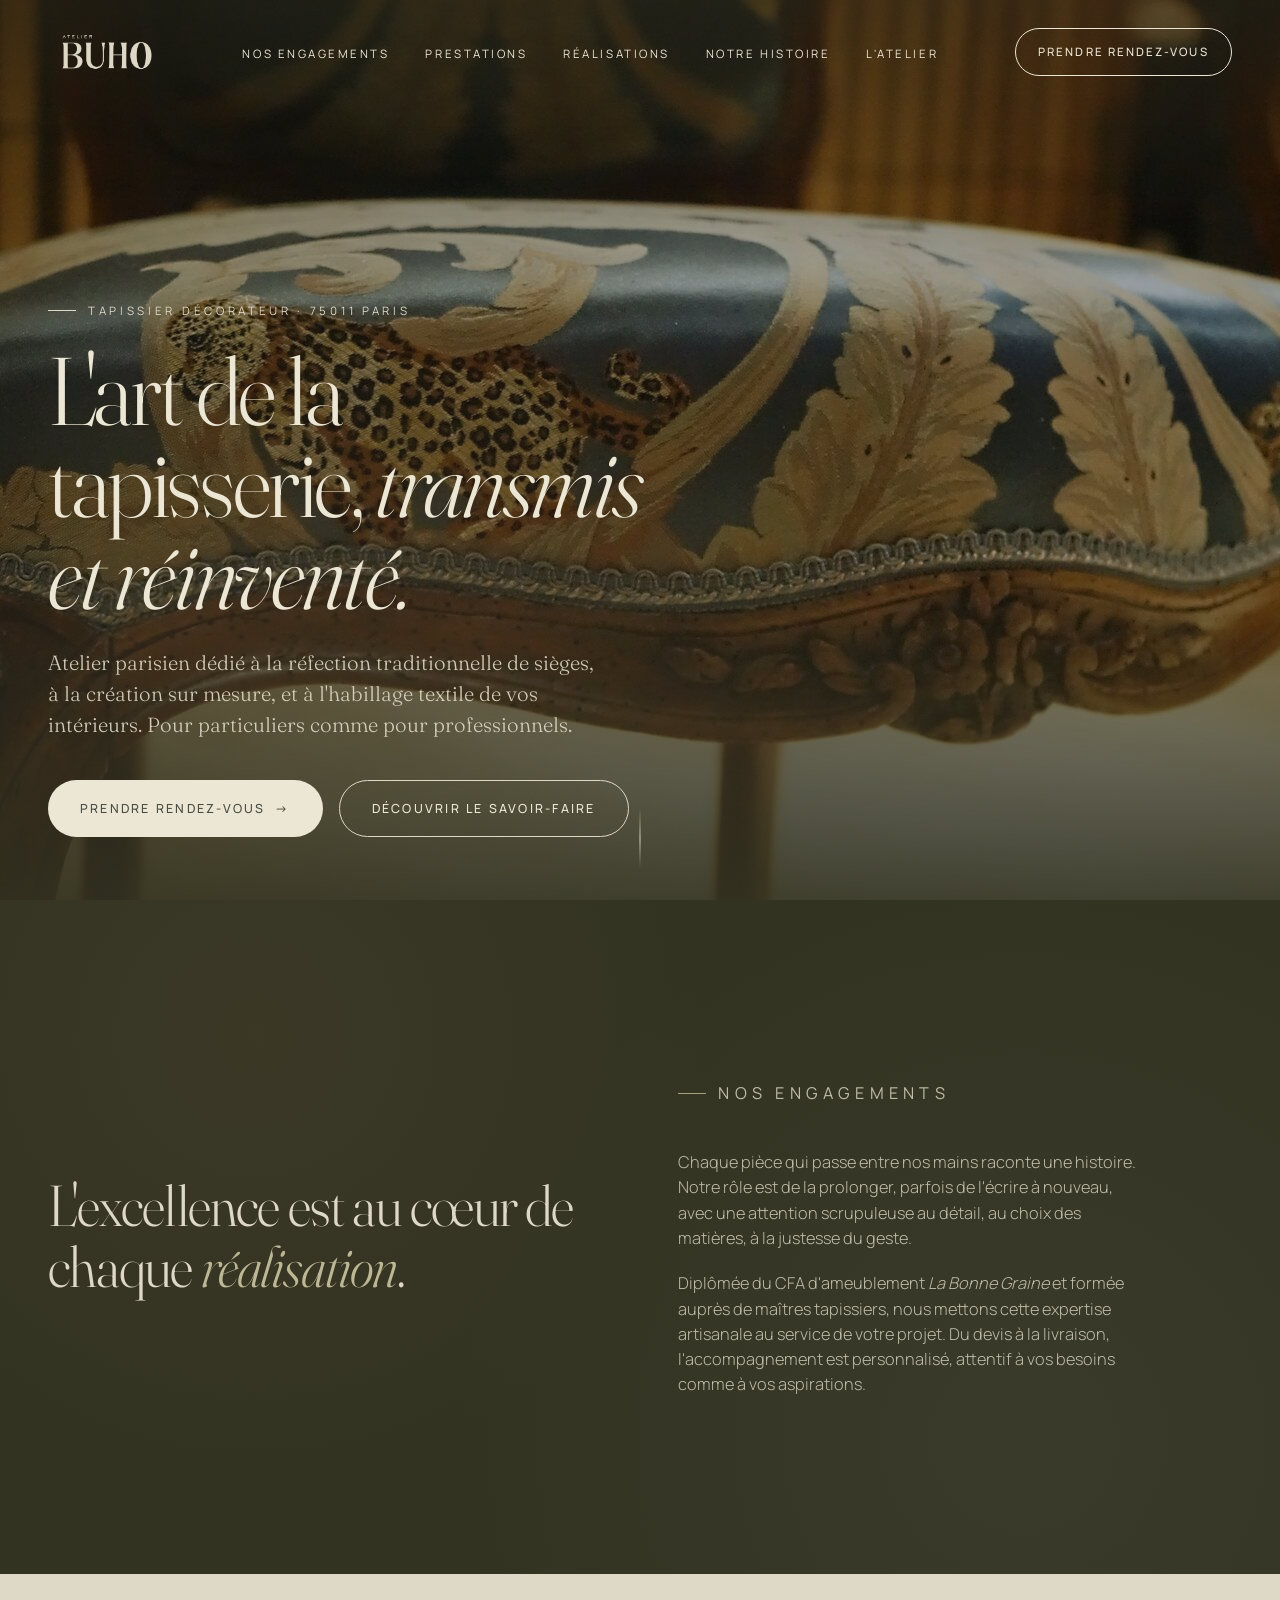
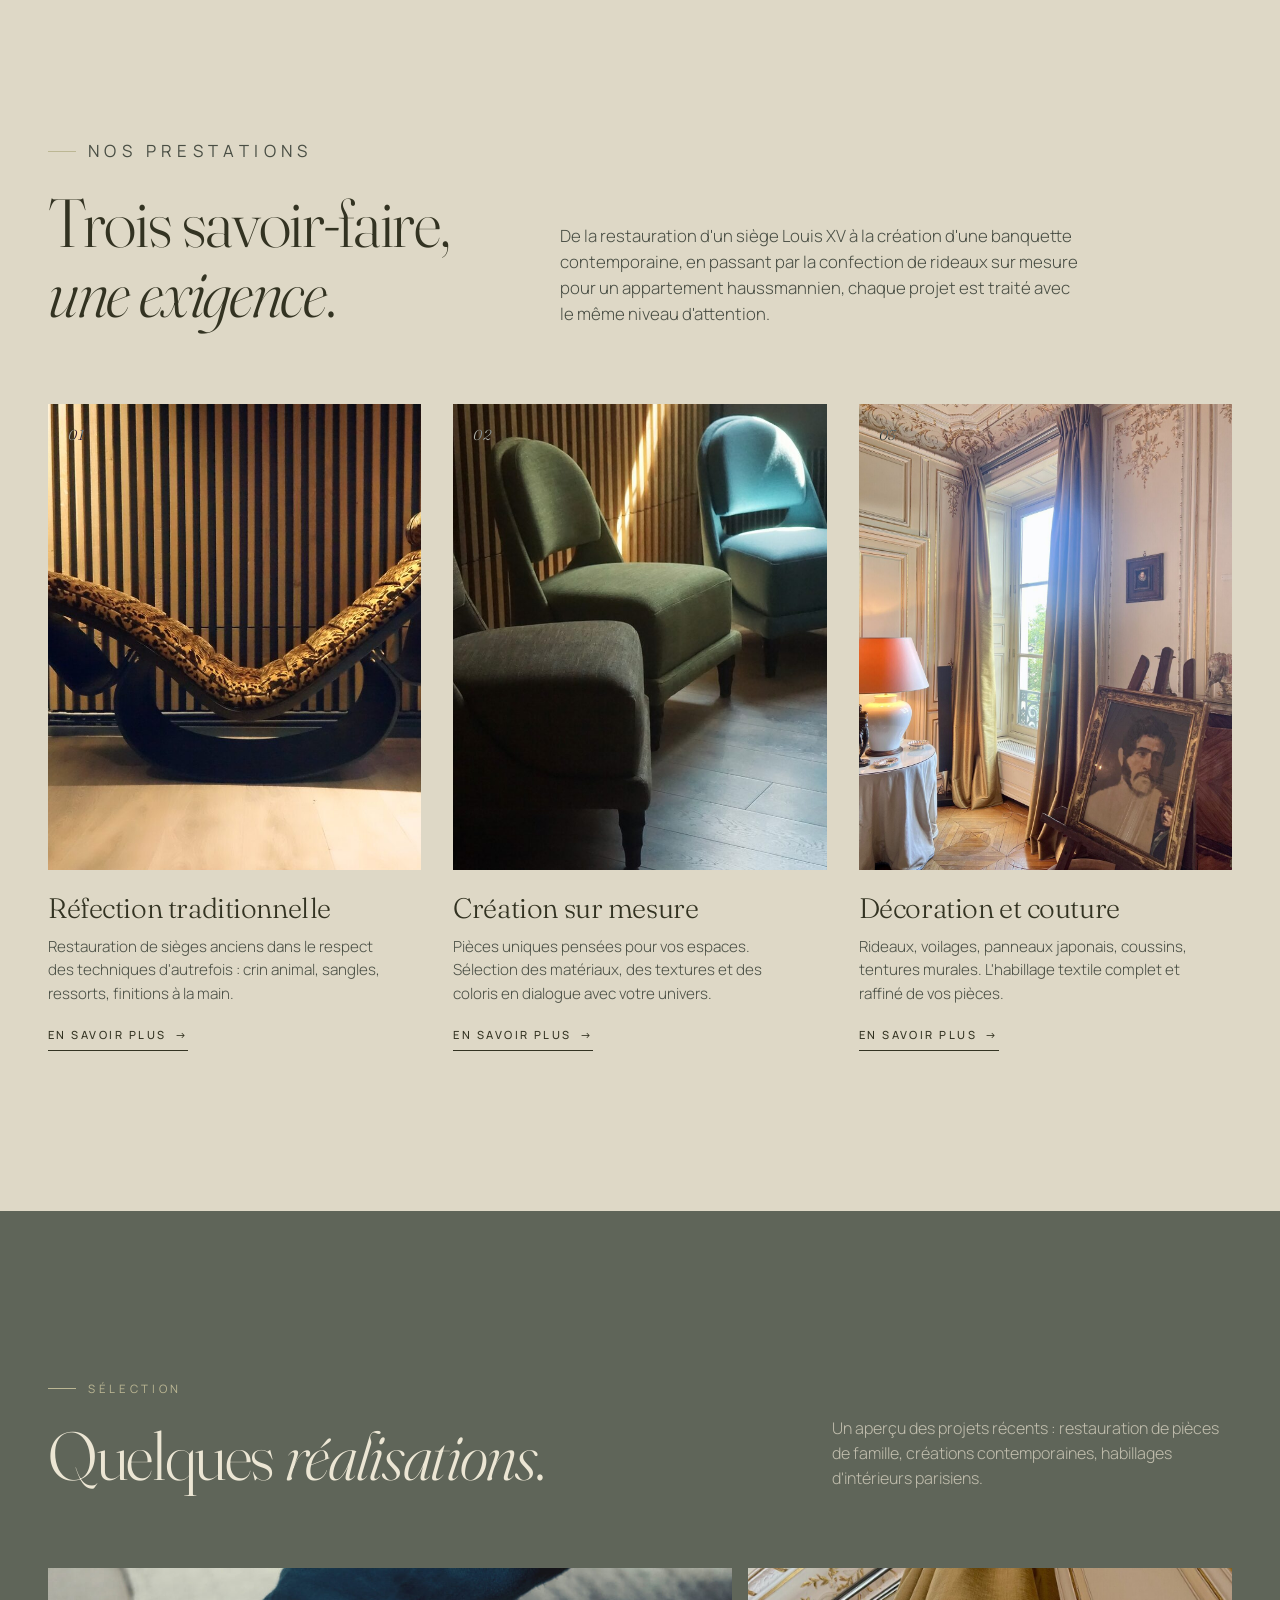
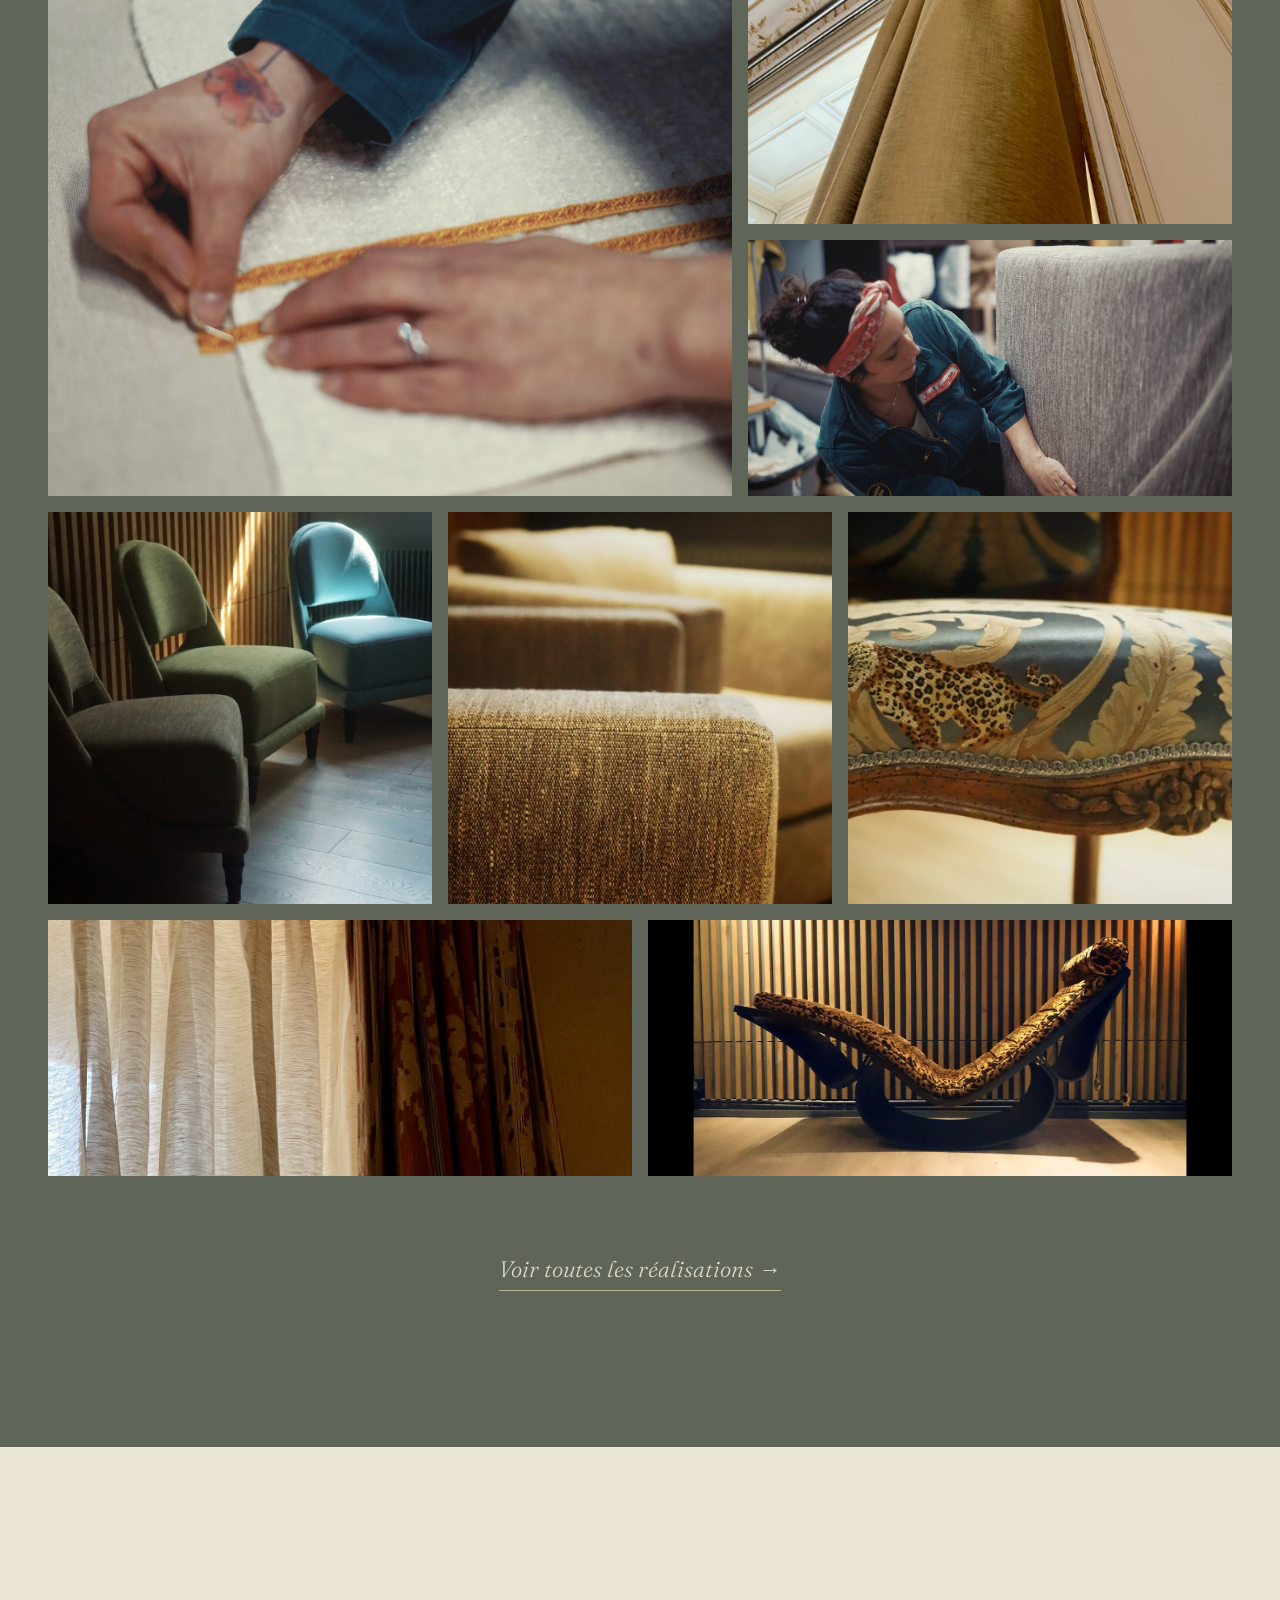
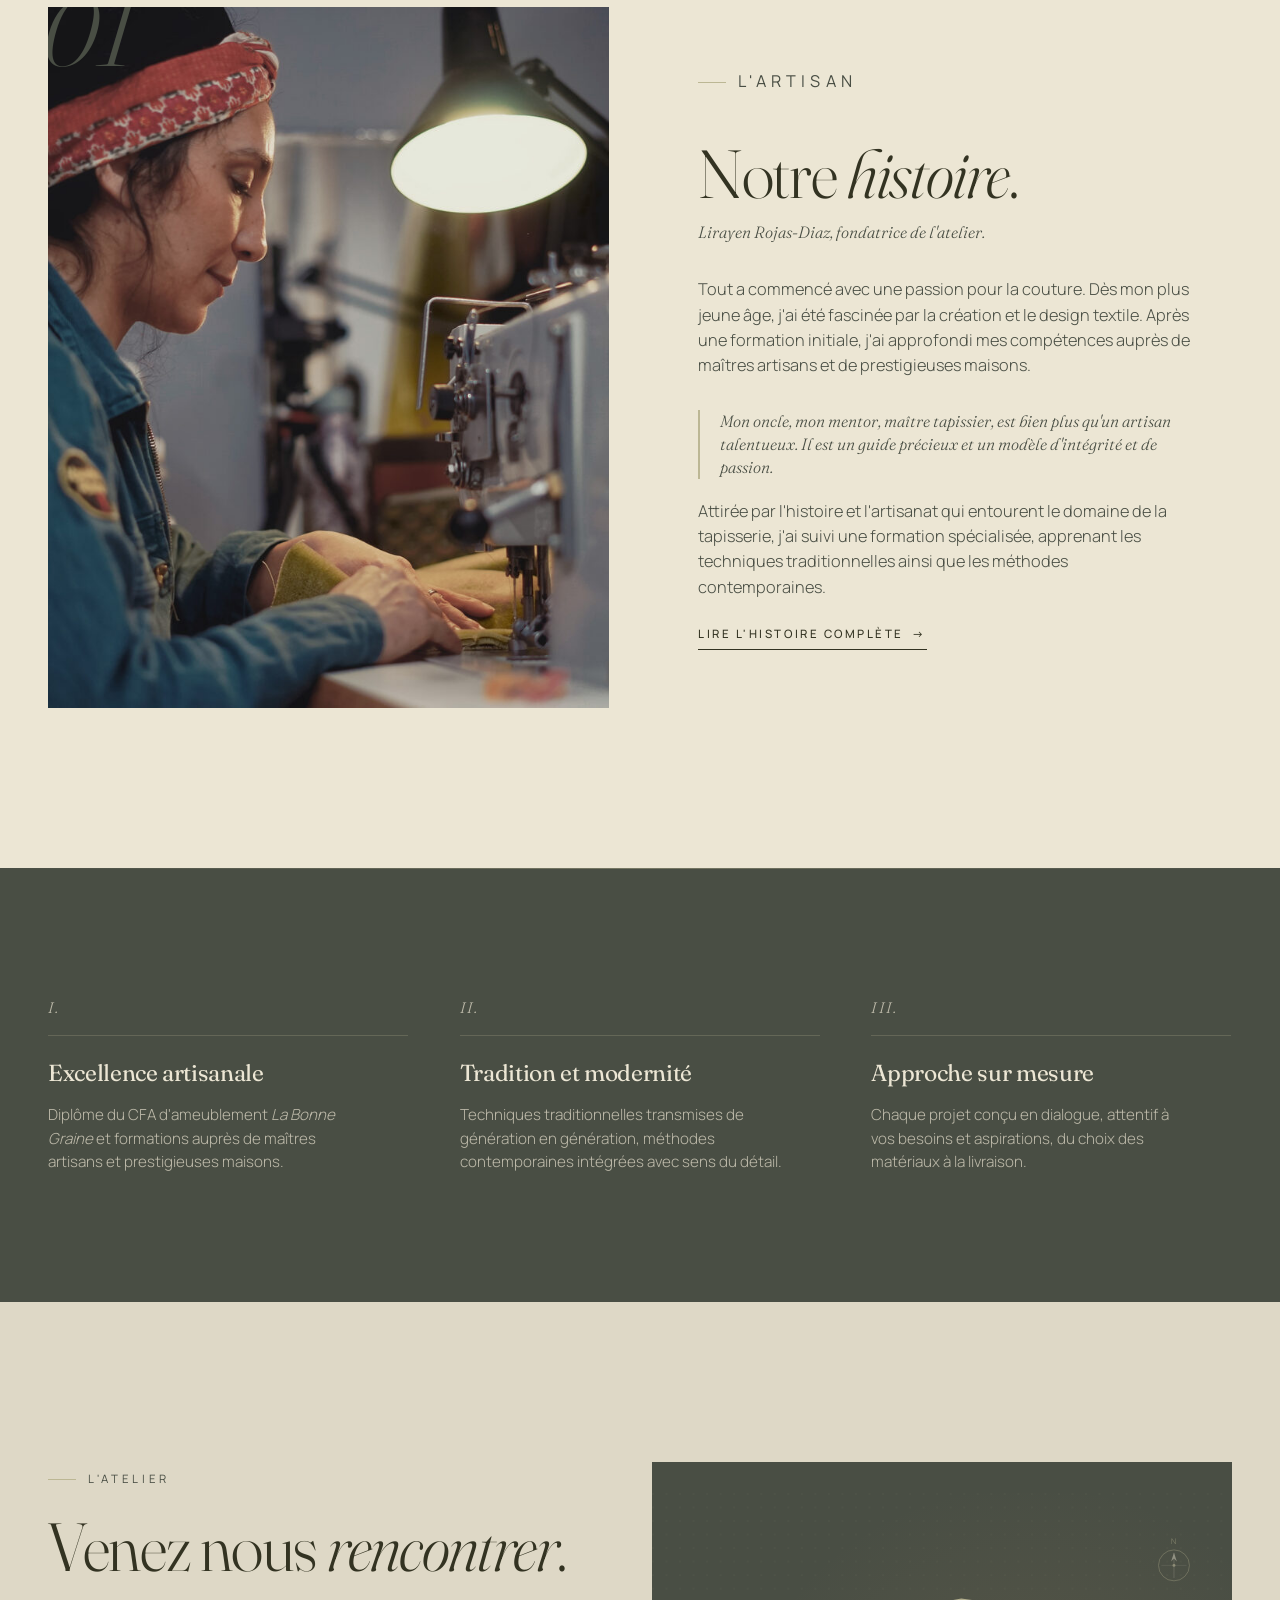
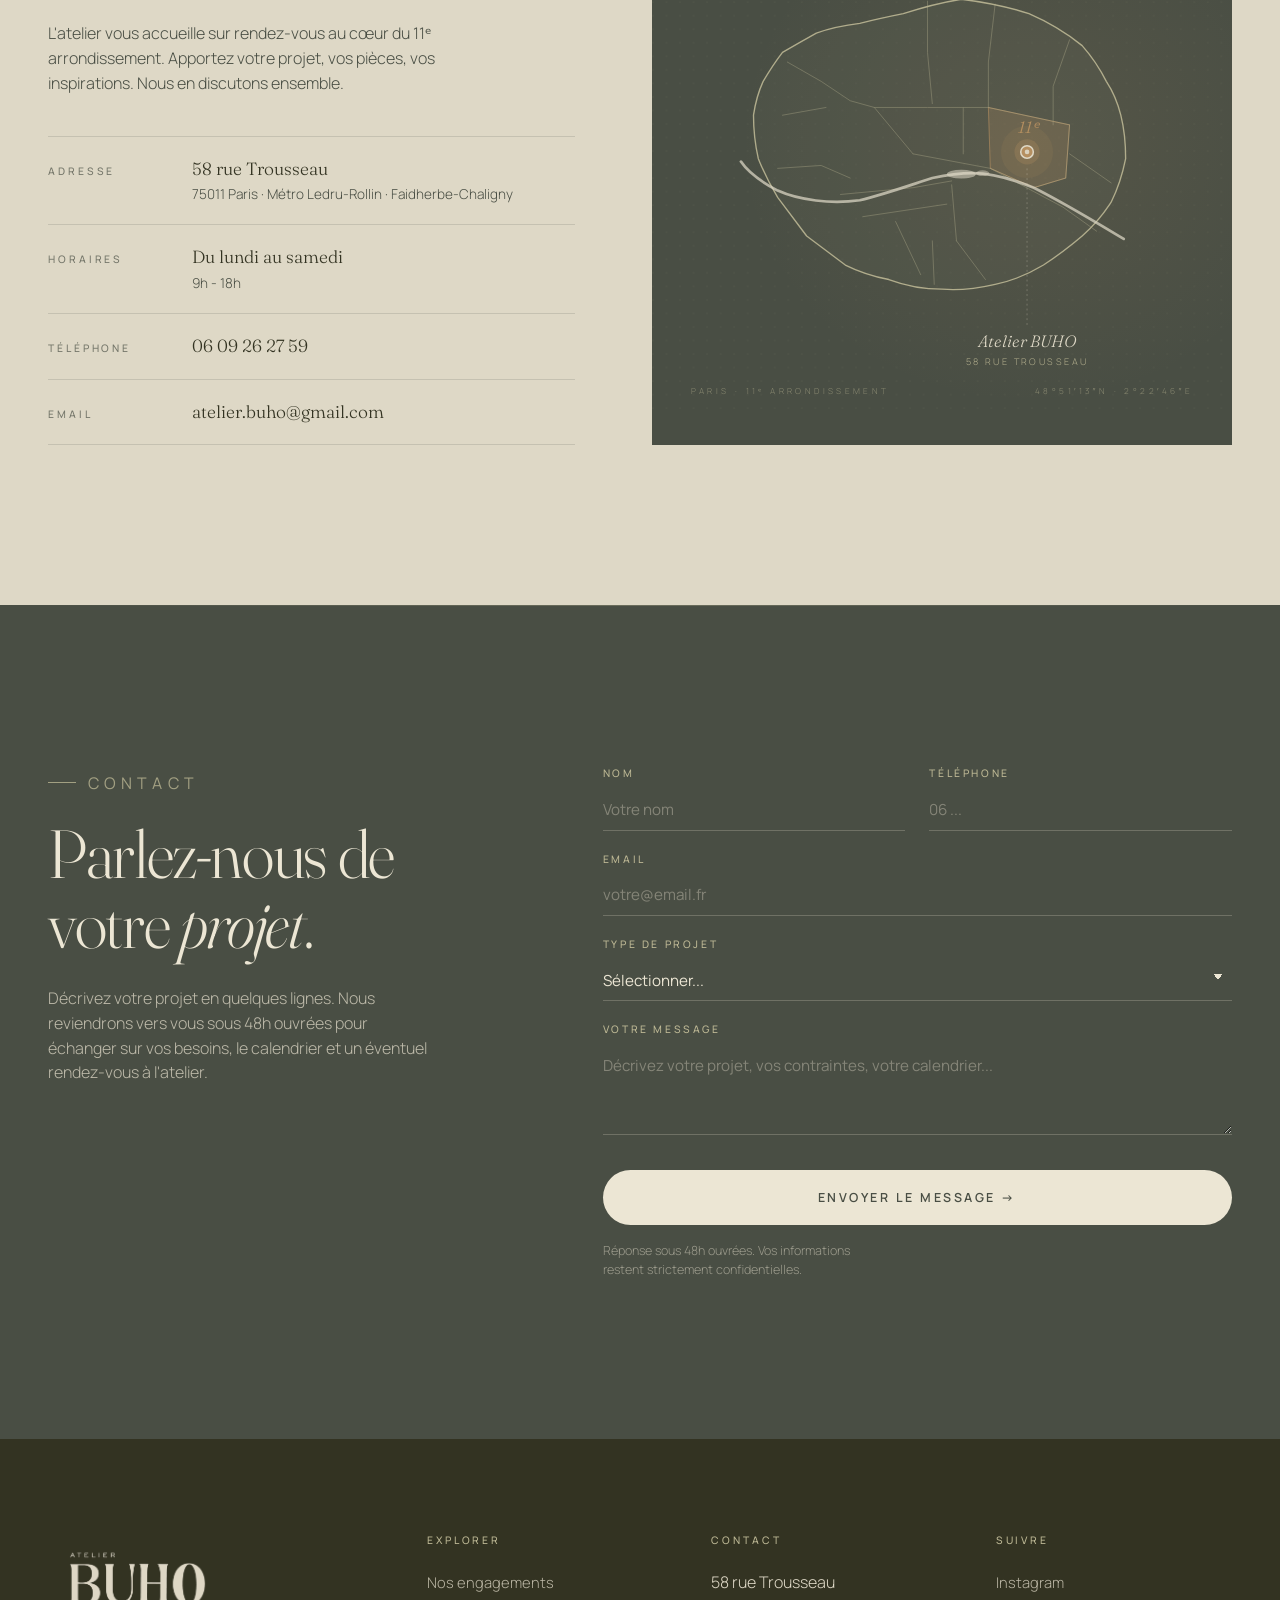
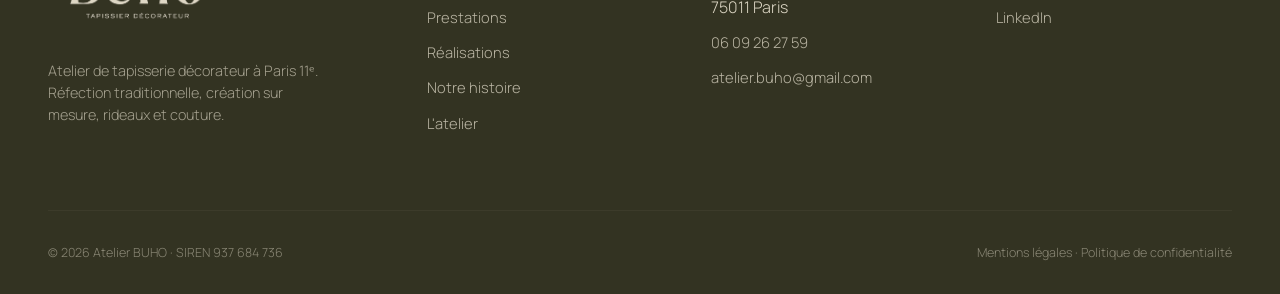
<file: index.html>
<!DOCTYPE html>
<html lang="fr">
<head>
  <meta charset="UTF-8" />
  <meta name="viewport" content="width=device-width, initial-scale=1.0" />
  <title>Atelier BUHO · Tapissier décorateur à Paris 11ᵉ · Réfection et création sur mesure</title>
  <meta name="description" content="Atelier de tapisserie décorateur à Paris 11ᵉ, rue Trousseau. Réfection traditionnelle de sièges, création sur mesure, rideaux et décoration couture. Savoir-faire artisanal pour particuliers et professionnels." />
  <meta name="keywords" content="tapissier paris, tapissier décorateur paris 11, réfection fauteuil paris, restauration siège ancien, création sur mesure tapisserie, rideaux sur mesure paris, atelier tapisserie" />
  <meta name="author" content="Atelier BUHO" />
  <meta name="robots" content="index, follow" />

  <!-- Open Graph -->
  <meta property="og:type" content="website" />
  <meta property="og:locale" content="fr_FR" />
  <meta property="og:site_name" content="Atelier BUHO" />
  <meta property="og:title" content="Atelier BUHO · Tapissier décorateur à Paris" />
  <meta property="og:description" content="Atelier de tapisserie à Paris 11ᵉ. Réfection traditionnelle, création sur mesure, rideaux et décoration couture." />
  <meta property="og:image" content="images/optimized/leopard-chair-detail.jpg" />

  <!-- Twitter -->
  <meta name="twitter:card" content="summary_large_image" />
  <meta name="twitter:title" content="Atelier BUHO · Tapissier décorateur à Paris" />
  <meta name="twitter:description" content="Réfection traditionnelle, création sur mesure, rideaux et couture. Paris 11ᵉ." />
  <meta name="twitter:image" content="images/optimized/leopard-chair-detail.jpg" />

  <!-- Schema.org : LocalBusiness -->
  <script type="application/ld+json">
  {
    "@context": "https://schema.org",
    "@type": "LocalBusiness",
    "@id": "https://atelier-buho.com/#business",
    "name": "Atelier BUHO",
    "description": "Atelier de tapisserie décorateur à Paris 11ᵉ. Réfection traditionnelle, création sur mesure, rideaux et décoration couture.",
    "url": "https://atelier-buho.com/",
    "telephone": "+33609262759",
    "email": "atelier.buho@gmail.com",
    "image": "https://atelier-buho.com/images/optimized/leopard-chair-detail.jpg",
    "priceRange": "€€€",
    "address": {
      "@type": "PostalAddress",
      "streetAddress": "58 rue Trousseau",
      "addressLocality": "Paris",
      "postalCode": "75011",
      "addressCountry": "FR"
    },
    "geo": {
      "@type": "GeoCoordinates",
      "latitude": "48.8538",
      "longitude": "2.3795"
    },
    "founder": {
      "@type": "Person",
      "name": "Lirayen Rojas-Diaz",
      "jobTitle": "Tapissière décoratrice"
    },
    "areaServed": {
      "@type": "City",
      "name": "Paris"
    },
    "knowsAbout": [
      "Tapisserie d'ameublement",
      "Réfection de sièges anciens",
      "Création de mobilier sur mesure",
      "Rideaux sur mesure",
      "Décoration textile"
    ]
  }
  </script>

  <!-- Fonts -->
  <link rel="preconnect" href="https://fonts.googleapis.com" />
  <link rel="preconnect" href="https://fonts.gstatic.com" crossorigin />
  <link href="https://fonts.googleapis.com/css2?family=Fraunces:ital,opsz,wght@0,9..144,300;0,9..144,400;0,9..144,500;1,9..144,300;1,9..144,400&family=Manrope:wght@200;300;400;500;600&display=swap" rel="stylesheet" />

  <style>
    /* ============================================
       BRAND TOKENS · Atelier BUHO
       ============================================ */
    :root {
      /* Palette chromatique (charte octobre 2024) */
      --sage: #5f6559;          /* Pantone 4193 C, primaire fond */
      --sage-deep: #494e44;     /* Plus sombre, dérivé */
      --olive-black: #333322;   /* Pantone Black 2C */
      --cream: #ded8c6;         /* Pantone 7527 C */
      --cream-light: #ece6d4;
      --olive: #bcb794;         /* Pantone 453 C */
      --sage-light: #85918a;    /* Pantone 4192 C */
      --tan: #b58f60;           /* Pantone 6009 C, accent chaud */
      --ink: #1f1f15;

      /* Typo */
      --font-display: 'Fraunces', 'Cormorant Garamond', 'EB Garamond', Georgia, serif;
      --font-body: 'Manrope', 'Inter', -apple-system, BlinkMacSystemFont, sans-serif;

      /* Layout */
      --max: 1440px;
      --gutter: clamp(1.25rem, 4vw, 3rem);

      /* Motion */
      --ease: cubic-bezier(0.2, 0.7, 0.2, 1);
    }

    /* ============================================
       RESET
       ============================================ */
    *, *::before, *::after { box-sizing: border-box; margin: 0; padding: 0; }
    html { scroll-behavior: smooth; }
    body {
      font-family: var(--font-body);
      font-weight: 300;
      line-height: 1.55;
      color: var(--cream-light);
      background: var(--sage);
      -webkit-font-smoothing: antialiased;
      -moz-osx-font-smoothing: grayscale;
      text-rendering: optimizeLegibility;
      overflow-x: hidden;
    }
    img, video { display: block; max-width: 100%; height: auto; }
    a { color: inherit; text-decoration: none; }
    button { font: inherit; cursor: pointer; border: none; background: none; color: inherit; }
    ::selection { background: var(--tan); color: var(--olive-black); }

    /* ============================================
       TYPOGRAPHY SYSTEM
       ============================================ */
    .eyebrow {
      font-family: var(--font-body);
      font-size: 0.72rem;
      font-weight: 400;
      letter-spacing: 0.32em;
      text-transform: uppercase;
      color: var(--olive);
      display: inline-flex;
      align-items: center;
      gap: 0.75rem;
    }
    .eyebrow::before {
      content: '';
      display: inline-block;
      width: 1.75rem;
      height: 1px;
      background: var(--olive);
    }
    .eyebrow.no-line::before { display: none; }

    h1, h2, h3, h4 {
      font-family: var(--font-display);
      font-weight: 300;
      line-height: 1;
      letter-spacing: -0.015em;
    }

    .display-xl {
      font-family: var(--font-display);
      font-size: clamp(3rem, 7.5vw, 6.5rem);
      font-weight: 300;
      line-height: 0.96;
      letter-spacing: -0.025em;
      font-variation-settings: "opsz" 144;
    }
    .display-lg {
      font-family: var(--font-display);
      font-size: clamp(2.25rem, 5.5vw, 4.25rem);
      font-weight: 300;
      line-height: 1.02;
      letter-spacing: -0.02em;
      font-variation-settings: "opsz" 120;
    }
    .display-md {
      font-family: var(--font-display);
      font-size: clamp(1.75rem, 3.2vw, 2.5rem);
      font-weight: 400;
      line-height: 1.1;
      letter-spacing: -0.015em;
      font-variation-settings: "opsz" 60;
    }
    em, i {
      font-style: italic;
      font-variation-settings: "opsz" 144;
    }

    p { max-width: 64ch; }
    .lead {
      font-family: var(--font-display);
      font-size: clamp(1.15rem, 1.6vw, 1.4rem);
      font-weight: 300;
      line-height: 1.5;
      font-variation-settings: "opsz" 24;
    }

    /* ============================================
       LAYOUT UTILITIES
       ============================================ */
    .container {
      max-width: var(--max);
      margin: 0 auto;
      padding: 0 var(--gutter);
    }
    .section { position: relative; }
    .section-pad { padding: clamp(5rem, 12vw, 9rem) 0; }
    .grid { display: grid; gap: 2rem; }

    /* ============================================
       NAV
       ============================================ */
    .nav {
      position: fixed;
      top: 0; left: 0; right: 0;
      z-index: 100;
      padding: 1.5rem var(--gutter);
      display: flex;
      align-items: center;
      justify-content: space-between;
      transition: background 0.4s var(--ease), padding 0.3s var(--ease), border-color 0.4s var(--ease);
      border-bottom: 1px solid transparent;
      mix-blend-mode: normal;
    }
    .nav.scrolled {
      background: rgba(74, 79, 68, 0.92);
      backdrop-filter: blur(14px) saturate(120%);
      -webkit-backdrop-filter: blur(14px) saturate(120%);
      padding: 1rem var(--gutter);
      border-color: rgba(222, 216, 198, 0.1);
    }
    .nav-brand {
      display: flex;
      align-items: center;
      line-height: 1;
    }
    .nav-brand img {
      height: 56px;
      width: auto;
      display: block;
      transition: height 0.3s var(--ease);
    }
    .nav.scrolled .nav-brand img {
      height: 44px;
    }
    @media (max-width: 880px) {
      .nav-brand img { height: 42px; }
      .nav.scrolled .nav-brand img { height: 36px; }
    }
    .nav-links {
      display: flex;
      gap: 2.25rem;
      list-style: none;
    }
    .nav-links a {
      font-size: 0.72rem;
      font-weight: 400;
      letter-spacing: 0.22em;
      text-transform: uppercase;
      color: var(--cream-light);
      position: relative;
      padding: 0.5rem 0;
      transition: color 0.3s var(--ease);
    }
    .nav-links a::after {
      content: '';
      position: absolute;
      left: 0; bottom: 0.25rem;
      width: 0;
      height: 1px;
      background: var(--olive);
      transition: width 0.4s var(--ease);
    }
    .nav-links a:hover { color: var(--olive); }
    .nav-links a:hover::after { width: 100%; }
    .nav-cta {
      font-size: 0.72rem;
      font-weight: 500;
      letter-spacing: 0.18em;
      text-transform: uppercase;
      padding: 0.85rem 1.4rem;
      border: 1px solid var(--cream-light);
      border-radius: 999px;
      color: var(--cream-light);
      transition: all 0.3s var(--ease);
    }
    .nav-cta:hover {
      background: var(--cream-light);
      color: var(--sage-deep);
    }
    @media (max-width: 880px) {
      .nav-links { display: none; }
    }

    /* ============================================
       HERO
       ============================================ */
    .hero {
      position: relative;
      min-height: 100vh;
      min-height: 100dvh;
      display: flex;
      align-items: flex-end;
      overflow: hidden;
      background: var(--olive-black);
    }
    .hero-media {
      position: absolute;
      inset: 0;
      z-index: 0;
    }
    .hero-media img {
      width: 100%;
      height: 100%;
      object-fit: cover;
      object-position: center 60%;
      filter: brightness(0.65) saturate(1.1);
      animation: heroZoom 18s var(--ease) forwards;
    }
    @keyframes heroZoom {
      from { transform: scale(1.08); }
      to { transform: scale(1); }
    }
    .hero-media::after {
      content: '';
      position: absolute;
      inset: 0;
      background:
        linear-gradient(180deg, rgba(51, 51, 34, 0.5) 0%, transparent 30%, transparent 60%, rgba(51, 51, 34, 0.85) 100%),
        radial-gradient(ellipse at 20% 80%, rgba(74, 79, 68, 0.35) 0%, transparent 60%);
      pointer-events: none;
    }
    .hero-content {
      position: relative;
      z-index: 2;
      padding: clamp(5rem, 11vh, 8rem) var(--gutter) clamp(3rem, 7vh, 5rem);
      max-width: var(--max);
      margin: 0 auto;
      width: 100%;
      animation: heroFade 1.2s var(--ease) 0.3s backwards;
    }
    @keyframes heroFade {
      from { opacity: 0; transform: translateY(20px); }
      to { opacity: 1; transform: translateY(0); }
    }
    .hero-content .eyebrow { color: var(--cream); }
    .hero-content .eyebrow::before { background: var(--cream); }
    .hero-content h1 {
      margin: 1.5rem 0 1.75rem;
      color: var(--cream-light);
      max-width: 14ch;
    }
    .hero-content .lead {
      color: var(--cream);
      opacity: 0.92;
      max-width: 42ch;
      margin-bottom: 2.5rem;
    }
    .cta-row {
      display: flex;
      gap: 1rem;
      flex-wrap: wrap;
    }
    .btn {
      display: inline-flex;
      align-items: center;
      gap: 0.6rem;
      font-size: 0.78rem;
      font-weight: 500;
      letter-spacing: 0.18em;
      text-transform: uppercase;
      padding: 1.1rem 2rem;
      border-radius: 999px;
      transition: all 0.35s var(--ease);
      white-space: nowrap;
    }
    .btn-primary {
      background: var(--cream-light);
      color: var(--sage-deep);
    }
    .btn-primary:hover {
      background: var(--olive);
      transform: translateY(-2px);
      box-shadow: 0 10px 30px -10px rgba(0,0,0,0.4);
    }
    .btn-ghost {
      border: 1px solid var(--cream);
      color: var(--cream-light);
    }
    .btn-ghost:hover {
      background: rgba(222, 216, 198, 0.1);
      border-color: var(--cream-light);
    }
    .btn .arrow {
      display: inline-block;
      transition: transform 0.3s var(--ease);
    }
    .btn:hover .arrow { transform: translateX(4px); }

    .scroll-indicator {
      position: absolute;
      bottom: 2rem;
      left: 50%;
      transform: translateX(-50%);
      z-index: 2;
      width: 1px;
      height: 60px;
      background: linear-gradient(180deg, transparent, var(--cream) 50%, transparent);
      animation: scrollPulse 2.4s var(--ease) infinite;
    }
    @keyframes scrollPulse {
      0%, 100% { opacity: 0.3; transform: translateX(-50%) scaleY(0.7); }
      50% { opacity: 1; transform: translateX(-50%) scaleY(1); }
    }

    /* ============================================
       MANIFESTO
       ============================================ */
    .manifesto {
      background: var(--olive-black);
      color: var(--cream-light);
      padding: clamp(7rem, 16vw, 11rem) 0;
      position: relative;
      overflow: hidden;
    }
    .manifesto::before {
      content: '';
      position: absolute;
      inset: 0;
      background-image:
        radial-gradient(circle at 20% 20%, rgba(181, 143, 96, 0.06) 0%, transparent 40%),
        radial-gradient(circle at 80% 80%, rgba(133, 145, 138, 0.08) 0%, transparent 50%);
      pointer-events: none;
    }
    .manifesto-grid {
      display: grid;
      grid-template-columns: 1fr 1fr;
      gap: clamp(2rem, 6vw, 6rem);
      align-items: center;
      position: relative;
      z-index: 1;
    }
    @media (max-width: 880px) {
      .manifesto-grid { grid-template-columns: 1fr; }
    }
    .manifesto-quote {
      font-family: var(--font-display);
      font-size: clamp(2rem, 4.5vw, 3.75rem);
      font-weight: 300;
      line-height: 1.05;
      letter-spacing: -0.02em;
      color: var(--cream);
      font-variation-settings: "opsz" 120;
    }
    .manifesto-quote em {
      color: var(--olive);
      font-variation-settings: "opsz" 144;
    }
    .manifesto-text {
      max-width: 46ch;
    }
    .manifesto-text .eyebrow { margin-bottom: 1.5rem; }
    .manifesto-text p {
      font-size: 1.02rem;
      color: var(--cream);
      opacity: 0.82;
    }
    .manifesto-text p + p { margin-top: 1.25rem; }

    /* ============================================
       SAVOIR-FAIRE
       ============================================ */
    .savoir-faire {
      background: var(--cream);
      color: var(--olive-black);
      padding: clamp(6rem, 13vw, 10rem) 0;
    }
    .savoir-faire .section-header {
      display: grid;
      grid-template-columns: 1fr 1.5fr;
      gap: 4rem;
      align-items: end;
      margin-bottom: clamp(3rem, 6vw, 5rem);
    }
    @media (max-width: 880px) {
      .savoir-faire .section-header { grid-template-columns: 1fr; gap: 1.5rem; }
    }
    .savoir-faire h2 {
      color: var(--olive-black);
      max-width: 12ch;
    }
    .savoir-faire .section-header p {
      color: var(--sage-deep);
      font-size: 1.05rem;
      max-width: 52ch;
    }

    .prestations {
      display: grid;
      grid-template-columns: repeat(3, 1fr);
      gap: clamp(1rem, 2.5vw, 2rem);
    }
    @media (max-width: 880px) {
      .prestations { grid-template-columns: 1fr; gap: 2.5rem; }
    }
    .prestation {
      position: relative;
      cursor: pointer;
    }
    .prestation-img {
      aspect-ratio: 4/5;
      overflow: hidden;
      margin-bottom: 1.5rem;
      background: var(--sage);
      position: relative;
    }
    .prestation-img img {
      width: 100%;
      height: 100%;
      object-fit: cover;
      transition: transform 1.2s var(--ease), filter 0.6s var(--ease);
    }
    .prestation:hover .prestation-img img {
      transform: scale(1.06);
      filter: brightness(1.05);
    }
    .prestation-number {
      position: absolute;
      top: 1.25rem;
      left: 1.25rem;
      font-family: var(--font-display);
      font-size: 0.9rem;
      font-style: italic;
      color: var(--cream);
      letter-spacing: 0.05em;
      mix-blend-mode: difference;
      opacity: 0.9;
    }
    .prestation h3 {
      font-size: clamp(1.4rem, 2.2vw, 1.9rem);
      color: var(--olive-black);
      margin-bottom: 0.75rem;
      font-variation-settings: "opsz" 40;
    }
    .prestation p {
      color: var(--sage-deep);
      font-size: 0.95rem;
      max-width: 38ch;
      margin-bottom: 1rem;
    }
    .prestation-link {
      font-size: 0.7rem;
      font-weight: 500;
      letter-spacing: 0.22em;
      text-transform: uppercase;
      color: var(--olive-black);
      display: inline-flex;
      align-items: center;
      gap: 0.5rem;
      padding-bottom: 0.4rem;
      border-bottom: 1px solid var(--olive-black);
      transition: all 0.3s var(--ease);
    }
    .prestation-link:hover {
      color: var(--tan);
      border-color: var(--tan);
      gap: 0.8rem;
    }

    /* ============================================
       RÉALISATIONS
       ============================================ */
    .realisations {
      background: var(--sage);
      padding: clamp(6rem, 13vw, 10rem) 0;
      overflow: hidden;
    }
    .realisations .section-header {
      display: flex;
      justify-content: space-between;
      align-items: flex-end;
      flex-wrap: wrap;
      gap: 2rem;
      margin-bottom: clamp(3rem, 6vw, 5rem);
    }
    .realisations h2 {
      color: var(--cream-light);
      max-width: 16ch;
    }
    .gallery {
      display: grid;
      grid-template-columns: repeat(12, 1fr);
      grid-auto-rows: 120px;
      gap: 1rem;
    }
    @media (max-width: 880px) {
      .gallery {
        grid-template-columns: repeat(6, 1fr);
        grid-auto-rows: 100px;
        gap: 0.75rem;
      }
    }
    .gal-item {
      position: relative;
      overflow: hidden;
      background: var(--sage-deep);
      cursor: pointer;
    }
    .gal-item img {
      width: 100%; height: 100%;
      object-fit: cover;
      transition: transform 1.2s var(--ease), filter 0.6s var(--ease);
    }
    .gal-item:hover img {
      transform: scale(1.05);
      filter: brightness(1.08);
    }
    .gal-item::after {
      content: '';
      position: absolute;
      inset: 0;
      background: linear-gradient(180deg, transparent 60%, rgba(51,51,34,0.7) 100%);
      opacity: 0;
      transition: opacity 0.4s var(--ease);
      pointer-events: none;
    }
    .gal-item:hover::after { opacity: 1; }
    .gal-caption {
      position: absolute;
      bottom: 1rem; left: 1rem; right: 1rem;
      z-index: 2;
      opacity: 0;
      transform: translateY(8px);
      transition: all 0.4s var(--ease) 0.05s;
      color: var(--cream-light);
      pointer-events: none;
    }
    .gal-item:hover .gal-caption {
      opacity: 1;
      transform: translateY(0);
    }
    .gal-caption .cap-eyebrow {
      font-size: 0.62rem;
      letter-spacing: 0.28em;
      text-transform: uppercase;
      color: var(--olive);
      margin-bottom: 0.3rem;
    }
    .gal-caption .cap-title {
      font-family: var(--font-display);
      font-size: 1.1rem;
      font-style: italic;
      font-variation-settings: "opsz" 36;
    }

    /* Asymmetric grid placement */
    .gal-1 { grid-column: span 7; grid-row: span 4; }
    .gal-2 { grid-column: span 5; grid-row: span 2; }
    .gal-3 { grid-column: span 5; grid-row: span 2; }
    .gal-4 { grid-column: span 4; grid-row: span 3; }
    .gal-5 { grid-column: span 4; grid-row: span 3; }
    .gal-6 { grid-column: span 4; grid-row: span 3; }
    .gal-7 { grid-column: span 6; grid-row: span 2; }
    .gal-8 { grid-column: span 6; grid-row: span 2; }
    @media (max-width: 880px) {
      .gal-1 { grid-column: span 6; grid-row: span 3; }
      .gal-2 { grid-column: span 3; grid-row: span 2; }
      .gal-3 { grid-column: span 3; grid-row: span 2; }
      .gal-4 { grid-column: span 3; grid-row: span 2; }
      .gal-5 { grid-column: span 3; grid-row: span 2; }
      .gal-6 { grid-column: span 3; grid-row: span 2; }
      .gal-7 { grid-column: span 3; grid-row: span 2; }
      .gal-8 { grid-column: span 6; grid-row: span 2; }
    }

    .gallery-cta {
      text-align: center;
      margin-top: clamp(3rem, 6vw, 5rem);
    }
    .gallery-cta a {
      font-family: var(--font-display);
      font-size: 1.4rem;
      font-style: italic;
      color: var(--cream);
      border-bottom: 1px solid var(--olive);
      padding-bottom: 0.4rem;
      transition: all 0.3s var(--ease);
    }
    .gallery-cta a:hover {
      color: var(--olive);
      border-color: var(--cream);
    }

    /* ============================================
       ARTISAN
       ============================================ */
    .artisan {
      background: var(--cream-light);
      color: var(--olive-black);
      padding: clamp(6rem, 13vw, 10rem) 0;
    }
    .artisan-grid {
      display: grid;
      grid-template-columns: 1.05fr 1fr;
      gap: clamp(2.5rem, 7vw, 6rem);
      align-items: center;
    }
    @media (max-width: 880px) {
      .artisan-grid { grid-template-columns: 1fr; }
    }
    .artisan-img {
      position: relative;
      aspect-ratio: 4/5;
      overflow: hidden;
    }
    .artisan-img img {
      width: 100%; height: 100%;
      object-fit: cover;
      filter: grayscale(0.05);
    }
    .artisan-img::before {
      content: '01';
      position: absolute;
      top: -1.5rem; left: -0.5rem;
      font-family: var(--font-display);
      font-style: italic;
      font-size: 6rem;
      color: var(--sage-deep);
      z-index: 2;
      font-variation-settings: "opsz" 144;
      line-height: 1;
    }
    @media (max-width: 880px) {
      .artisan-img::before { font-size: 4rem; top: -1rem; }
    }
    .artisan-text h2 {
      color: var(--olive-black);
      margin: 1.5rem 0 0.75rem;
    }
    .artisan-subtitle {
      font-family: var(--font-display);
      font-style: italic;
      font-size: clamp(1.15rem, 1.6vw, 1.5rem);
      font-weight: 300;
      color: var(--sage-deep);
      margin-bottom: 2rem !important;
      max-width: none !important;
      font-variation-settings: "opsz" 36;
    }
    .artisan-text p {
      color: var(--sage-deep);
      max-width: 50ch;
      margin-bottom: 1.25rem;
      font-size: 1.02rem;
    }
    .artisan-quote {
      font-family: var(--font-display);
      font-style: italic;
      font-size: 1.35rem;
      line-height: 1.4;
      color: var(--sage-deep);
      padding-left: 1.25rem;
      border-left: 2px solid var(--olive);
      margin: 2rem 0 2.5rem;
      max-width: 42ch;
      font-variation-settings: "opsz" 36;
    }
    .artisan-link {
      display: inline-flex;
      align-items: center;
      gap: 0.5rem;
      font-size: 0.72rem;
      font-weight: 500;
      letter-spacing: 0.22em;
      text-transform: uppercase;
      color: var(--olive-black);
      padding-bottom: 0.4rem;
      border-bottom: 1px solid var(--olive-black);
      transition: all 0.3s var(--ease);
    }
    .artisan-link:hover {
      color: var(--tan);
      border-color: var(--tan);
      gap: 0.8rem;
    }

    /* ============================================
       VALEURS
       ============================================ */
    .valeurs {
      background: var(--sage-deep);
      padding: clamp(5rem, 11vw, 8rem) 0;
      position: relative;
      overflow: hidden;
    }
    .valeurs::before {
      content: '';
      position: absolute;
      top: 0; left: 0; right: 0;
      height: 1px;
      background: linear-gradient(90deg, transparent, var(--olive), transparent);
      opacity: 0.4;
    }
    .valeurs-grid {
      display: grid;
      grid-template-columns: repeat(3, 1fr);
      gap: clamp(2rem, 4vw, 4rem);
    }
    @media (max-width: 880px) {
      .valeurs-grid { grid-template-columns: 1fr; gap: 3rem; }
    }
    .valeur {
      text-align: left;
    }
    .valeur-num {
      font-family: var(--font-display);
      font-size: 0.9rem;
      font-style: italic;
      color: var(--olive);
      letter-spacing: 0.15em;
      margin-bottom: 1.5rem;
      padding-bottom: 1rem;
      border-bottom: 1px solid rgba(188, 183, 148, 0.3);
    }
    .valeur h3 {
      font-size: 1.45rem;
      font-weight: 400;
      color: var(--cream-light);
      margin-bottom: 1rem;
      line-height: 1.15;
      font-variation-settings: "opsz" 36;
    }
    .valeur p {
      color: var(--cream);
      opacity: 0.78;
      font-size: 0.95rem;
      max-width: 36ch;
    }

    /* ============================================
       CONTACT / ATELIER
       ============================================ */
    .contact {
      background: var(--cream);
      color: var(--olive-black);
      padding: clamp(6rem, 13vw, 10rem) 0;
    }
    .contact-grid {
      display: grid;
      grid-template-columns: 1fr 1.1fr;
      gap: clamp(2.5rem, 6vw, 5rem);
    }
    @media (max-width: 880px) {
      .contact-grid { grid-template-columns: 1fr; }
    }
    .contact-info h2 {
      color: var(--olive-black);
      margin: 1.5rem 0 2.5rem;
      max-width: 14ch;
    }
    .info-list {
      list-style: none;
      margin-bottom: 0;
    }
    .info-item {
      padding: 1.25rem 0;
      border-top: 1px solid rgba(94, 101, 89, 0.2);
      display: grid;
      grid-template-columns: 8rem 1fr;
      gap: 1rem;
      align-items: baseline;
    }
    .info-item:last-child { border-bottom: 1px solid rgba(94, 101, 89, 0.2); }
    .info-label {
      font-size: 0.65rem;
      font-weight: 500;
      letter-spacing: 0.28em;
      text-transform: uppercase;
      color: var(--sage-deep);
      opacity: 0.7;
    }
    .info-value {
      font-family: var(--font-display);
      font-size: 1.1rem;
      color: var(--olive-black);
      line-height: 1.4;
      font-variation-settings: "opsz" 24;
    }
    .info-value a:hover { color: var(--tan); }
    .info-value .small {
      font-family: var(--font-body);
      font-size: 0.85rem;
      color: var(--sage-deep);
      display: block;
      margin-top: 0.25rem;
    }

    /* ============================================
       ATELIER MAP (Paris SVG)
       ============================================ */
    .atelier-map {
      position: relative;
      width: 100%;
      min-height: 380px;
      background: var(--sage-deep);
      overflow: hidden;
      align-self: stretch;
    }
    .atelier-map svg {
      width: 100%;
      height: 100%;
      display: block;
    }
    @media (max-width: 880px) {
      .atelier-map {
        margin-top: 2.5rem;
        aspect-ratio: 600 / 500;
        align-self: stretch;
      }
    }

    /* ============================================
       CONTACT FORM SECTION
       ============================================ */
    .form-section {
      background: var(--sage-deep);
      color: var(--cream-light);
      padding: clamp(6rem, 13vw, 10rem) 0;
      position: relative;
      overflow: hidden;
    }
    .form-section::before {
      content: '';
      position: absolute;
      top: 0; left: 0; right: 0;
      height: 1px;
      background: linear-gradient(90deg, transparent, var(--olive), transparent);
      opacity: 0.3;
    }
    .form-section-grid {
      display: grid;
      grid-template-columns: 0.85fr 1.15fr;
      gap: clamp(3rem, 7vw, 6rem);
      align-items: start;
    }
    @media (max-width: 880px) {
      .form-section-grid { grid-template-columns: 1fr; gap: 3rem; }
    }
    .form-intro .eyebrow { color: var(--olive); }
    .form-intro .eyebrow::before { background: var(--olive); }
    .form-intro h2 {
      color: var(--cream-light);
      margin: 1.5rem 0 1.75rem;
      max-width: 13ch;
    }
    .form-intro p {
      color: var(--cream);
      opacity: 0.78;
      max-width: 38ch;
      font-size: 1rem;
    }

    .form-wrap {
      color: var(--cream-light);
      position: relative;
    }
    .form-wrap .eyebrow { color: var(--olive); margin-bottom: 1rem; }
    .form-wrap .eyebrow::before { background: var(--olive); }
    .form-wrap h3 {
      font-family: var(--font-display);
      font-size: clamp(1.6rem, 2.5vw, 2rem);
      color: var(--cream-light);
      margin-bottom: 2rem;
      line-height: 1.15;
      font-variation-settings: "opsz" 48;
    }
    .form-row { margin-bottom: 1.25rem; }
    .form-row label {
      display: block;
      font-size: 0.65rem;
      font-weight: 500;
      letter-spacing: 0.25em;
      text-transform: uppercase;
      color: var(--olive);
      margin-bottom: 0.5rem;
    }
    .form-row input,
    .form-row select,
    .form-row textarea {
      width: 100%;
      background: transparent;
      border: none;
      border-bottom: 1px solid rgba(222, 216, 198, 0.25);
      padding: 0.6rem 0;
      font-family: var(--font-body);
      font-size: 0.95rem;
      color: var(--cream-light);
      transition: border-color 0.3s var(--ease);
      outline: none;
    }
    .form-row textarea { resize: vertical; min-height: 90px; }
    .form-row input:focus,
    .form-row select:focus,
    .form-row textarea:focus {
      border-bottom-color: var(--olive);
    }
    .form-row input::placeholder,
    .form-row textarea::placeholder {
      color: rgba(222, 216, 198, 0.4);
    }
    .form-row select {
      background-image: linear-gradient(45deg, transparent 50%, var(--cream-light) 50%),
                        linear-gradient(135deg, var(--cream-light) 50%, transparent 50%);
      background-position: calc(100% - 14px) 14px, calc(100% - 9px) 14px;
      background-size: 5px 5px, 5px 5px;
      background-repeat: no-repeat;
      appearance: none;
      cursor: pointer;
    }
    .form-row select option { background: var(--sage-deep); color: var(--cream-light); }
    .form-row-double {
      display: grid;
      grid-template-columns: 1fr 1fr;
      gap: 1.5rem;
    }
    @media (max-width: 560px) {
      .form-row-double { grid-template-columns: 1fr; gap: 0; }
    }
    .form-submit {
      margin-top: 0.5rem;
      width: 100%;
      padding: 1.1rem;
      background: var(--cream-light);
      color: var(--sage-deep);
      font-size: 0.78rem;
      font-weight: 600;
      letter-spacing: 0.2em;
      text-transform: uppercase;
      border-radius: 999px;
      transition: all 0.3s var(--ease);
    }
    .form-submit:hover {
      background: var(--olive);
      color: var(--olive-black);
      transform: translateY(-2px);
    }
    .form-note {
      font-size: 0.78rem;
      color: var(--cream);
      opacity: 0.55;
      margin-top: 1rem;
      max-width: 40ch;
    }

    /* ============================================
       FOOTER
       ============================================ */
    footer {
      background: var(--olive-black);
      color: var(--cream);
      padding: clamp(4rem, 8vw, 6rem) 0 2rem;
    }
    .footer-grid {
      display: grid;
      grid-template-columns: 1.4fr 1fr 1fr 1fr;
      gap: 3rem;
      margin-bottom: 4rem;
    }
    @media (max-width: 880px) {
      .footer-grid { grid-template-columns: 1fr 1fr; gap: 2.5rem; }
    }
    @media (max-width: 560px) {
      .footer-grid { grid-template-columns: 1fr; }
    }
    .footer-brand .footer-logo {
      width: clamp(160px, 14vw, 220px);
      height: auto;
      display: block;
      margin-bottom: 1.5rem;
    }
    .footer-brand p {
      color: var(--cream);
      opacity: 0.65;
      font-size: 0.9rem;
      max-width: 32ch;
    }
    .footer-col h4 {
      font-size: 0.65rem;
      font-weight: 500;
      letter-spacing: 0.28em;
      text-transform: uppercase;
      color: var(--olive);
      margin-bottom: 1.5rem;
      font-family: var(--font-body);
    }
    .footer-col ul { list-style: none; }
    .footer-col li { margin-bottom: 0.65rem; }
    .footer-col a {
      font-size: 0.92rem;
      color: var(--cream);
      opacity: 0.78;
      transition: opacity 0.3s var(--ease), color 0.3s var(--ease);
    }
    .footer-col a:hover { opacity: 1; color: var(--olive); }
    .footer-bottom {
      padding-top: 2rem;
      border-top: 1px solid rgba(222, 216, 198, 0.1);
      display: flex;
      justify-content: space-between;
      align-items: center;
      flex-wrap: wrap;
      gap: 1rem;
      font-size: 0.78rem;
      color: var(--cream);
      opacity: 0.5;
    }
    .footer-bottom a { color: inherit; }
    .footer-bottom a:hover { opacity: 1; color: var(--olive); }

    /* ============================================
       SCROLL REVEAL
       ============================================ */
    .reveal {
      opacity: 0;
      transform: translateY(30px);
      transition: opacity 1s var(--ease), transform 1s var(--ease);
    }
    .reveal.in {
      opacity: 1;
      transform: translateY(0);
    }
    .reveal-stagger > * {
      opacity: 0;
      transform: translateY(20px);
      transition: opacity 0.9s var(--ease), transform 0.9s var(--ease);
    }
    .reveal-stagger.in > *:nth-child(1) { transition-delay: 0s; }
    .reveal-stagger.in > *:nth-child(2) { transition-delay: 0.12s; }
    .reveal-stagger.in > *:nth-child(3) { transition-delay: 0.24s; }
    .reveal-stagger.in > * {
      opacity: 1;
      transform: translateY(0);
    }
    @media (prefers-reduced-motion: reduce) {
      .reveal, .reveal-stagger > * { opacity: 1; transform: none; transition: none; }
      .hero-media img { animation: none; }
    }

    /* ============================================
       MOBILE TYPOGRAPHY ADJUSTMENTS
       Placed at end of stylesheet to win source-order precedence
       over class-level rules. The display classes use high opsz
       (120-144) which is tuned for very large display use. On
       mobile where clamp() floors the font-size to ~36-48px, that
       same opsz makes strokes too thin and letters too spread out.
       We retune opsz to match the actual rendered sizes.
       ============================================ */
    @media (max-width: 880px) {
      .display-xl {
        font-variation-settings: "opsz" 48;
        letter-spacing: -0.018em;
      }
      .display-lg {
        font-variation-settings: "opsz" 40;
        letter-spacing: -0.015em;
      }
      .display-md {
        font-variation-settings: "opsz" 32;
      }
      em, i {
        font-variation-settings: "opsz" 48;
      }
      .manifesto-quote {
        font-variation-settings: "opsz" 32;
      }
      .lead {
        font-variation-settings: "opsz" 18;
      }
      .artisan-text h2 em,
      .form-intro h2 em,
      .contact-info h2 em,
      .hero-content h1 em {
        font-variation-settings: "opsz" 48;
      }
    }
  </style>
</head>
<body>

  <!-- ============================================
       NAV
       ============================================ -->
  <header class="nav" id="nav">
    <a href="#" class="nav-brand" aria-label="Atelier BUHO, retour à l'accueil">
      <img src="images/logos/buho-logo-nav.png" alt="Atelier BUHO" />
    </a>
    <nav>
      <ul class="nav-links">
        <li><a href="#engagements">Nos engagements</a></li>
        <li><a href="#prestations">Prestations</a></li>
        <li><a href="#realisations">Réalisations</a></li>
        <li><a href="#histoire">Notre histoire</a></li>
        <li><a href="#atelier">L'atelier</a></li>
      </ul>
    </nav>
    <a href="#contact" class="nav-cta">Prendre rendez-vous</a>
  </header>

  <!-- ============================================
       HERO
       ============================================ -->
  <section class="hero" id="top">
    <div class="hero-media">
      <img src="images/optimized/leopard-chair-detail.jpg"
           alt="Détail d'un fauteuil ancien restauré avec un tissu brocard motif léopard à l'Atelier BUHO" />
    </div>
    <div class="hero-content">
      <p class="eyebrow">Tapissier décorateur · 75011 Paris</p>
      <h1 class="display-xl">L'art de la<br/>tapisserie, <em>transmis<br/>et réinventé.</em></h1>
      <p class="lead">Atelier parisien dédié à la réfection traditionnelle de sièges, à la création sur mesure, et à l'habillage textile de vos intérieurs. Pour particuliers comme pour professionnels.</p>
      <div class="cta-row">
        <a href="#contact" class="btn btn-primary">
          Prendre rendez-vous
          <span class="arrow">→</span>
        </a>
        <a href="#prestations" class="btn btn-ghost">Découvrir le savoir-faire</a>
      </div>
    </div>
    <div class="scroll-indicator" aria-hidden="true"></div>
  </section>

  <!-- ============================================
       MANIFESTO
       ============================================ -->
  <section class="manifesto" id="engagements">
    <div class="container">
      <div class="manifesto-grid">
        <div class="reveal">
          <p class="manifesto-quote">L'excellence est au cœur de chaque <em>réalisation</em>.</p>
        </div>
        <div class="manifesto-text reveal">
          <p class="eyebrow">Nos engagements</p>
          <p>Chaque pièce qui passe entre nos mains raconte une histoire. Notre rôle est de la prolonger, parfois de l'écrire à nouveau, avec une attention scrupuleuse au détail, au choix des matières, à la justesse du geste.</p>
          <p>Diplômée du CFA d'ameublement <em>La Bonne Graine</em> et formée auprès de maîtres tapissiers, nous mettons cette expertise artisanale au service de votre projet. Du devis à la livraison, l'accompagnement est personnalisé, attentif à vos besoins comme à vos aspirations.</p>
        </div>
      </div>
    </div>
  </section>

  <!-- ============================================
       SAVOIR-FAIRE
       ============================================ -->
  <section class="savoir-faire" id="prestations">
    <div class="container">
      <div class="section-header">
        <div class="reveal">
          <p class="eyebrow" style="color: var(--sage-deep);">Nos prestations</p>
          <h2 class="display-lg" style="margin-top: 1.5rem;">Trois savoir-faire, <em>une exigence</em>.</h2>
        </div>
        <p class="reveal">De la restauration d'un siège Louis XV à la création d'une banquette contemporaine, en passant par la confection de rideaux sur mesure pour un appartement haussmannien, chaque projet est traité avec le même niveau d'attention.</p>
      </div>

      <div class="prestations reveal-stagger">

        <article class="prestation">
          <div class="prestation-img">
            <span class="prestation-number">01</span>
            <img src="images/optimized/leopard-chaise.jpg"
                 alt="Chaise longue contemporaine retapissée d'un tissu motif léopard, Atelier BUHO" />
          </div>
          <h3>Réfection traditionnelle</h3>
          <p>Restauration de sièges anciens dans le respect des techniques d'autrefois : crin animal, sangles, ressorts, finitions à la main.</p>
          <a href="#" class="prestation-link">En savoir plus <span>→</span></a>
        </article>

        <article class="prestation">
          <div class="prestation-img">
            <span class="prestation-number">02</span>
            <img src="images/optimized/three-slipper-chairs.jpg"
                 alt="Trois chauffeuses contemporaines retapissées dans des tons verts et bleus" />
          </div>
          <h3>Création sur mesure</h3>
          <p>Pièces uniques pensées pour vos espaces. Sélection des matériaux, des textures et des coloris en dialogue avec votre univers.</p>
          <a href="#" class="prestation-link">En savoir plus <span>→</span></a>
        </article>

        <article class="prestation">
          <div class="prestation-img">
            <span class="prestation-number">03</span>
            <img src="images/optimized/haussmann-curtains-room.jpg"
                 alt="Rideaux sur mesure en soie dans un salon haussmannien parisien" />
          </div>
          <h3>Décoration et couture</h3>
          <p>Rideaux, voilages, panneaux japonais, coussins, tentures murales. L'habillage textile complet et raffiné de vos pièces.</p>
          <a href="#" class="prestation-link">En savoir plus <span>→</span></a>
        </article>

      </div>
    </div>
  </section>

  <!-- ============================================
       RÉALISATIONS
       ============================================ -->
  <section class="realisations" id="realisations">
    <div class="container">
      <div class="section-header reveal">
        <div>
          <p class="eyebrow">Sélection</p>
          <h2 class="display-lg" style="margin-top: 1.5rem;">Quelques <em>réalisations</em>.</h2>
        </div>
        <p style="max-width: 40ch; color: var(--cream); opacity: 0.78;">
          Un aperçu des projets récents : restauration de pièces de famille, créations contemporaines, habillages d'intérieurs parisiens.
        </p>
      </div>

      <div class="gallery">
        <a href="#" class="gal-item gal-1">
          <img src="images/optimized/hands-trim-detail.jpg"
               alt="Mains au travail sur un galon doré, finition à la main à l'Atelier BUHO" loading="lazy" />
          <div class="gal-caption">
            <p class="cap-eyebrow">Atelier · 2024</p>
            <p class="cap-title">Le geste, la finition</p>
          </div>
        </a>
        <a href="#" class="gal-item gal-2">
          <img src="images/optimized/gold-curtain-ceiling.jpg"
               alt="Détail de rideau en soie dorée dans un salon haussmannien" loading="lazy" />
          <div class="gal-caption">
            <p class="cap-eyebrow">Couture · 2024</p>
            <p class="cap-title">Rideaux sur mesure · soie</p>
          </div>
        </a>
        <a href="#" class="gal-item gal-3">
          <img src="images/optimized/lirayen-portrait-sofa.jpg"
               alt="Portrait de Lirayen Rojas-Diaz, fondatrice de l'Atelier BUHO" loading="lazy" />
          <div class="gal-caption">
            <p class="cap-eyebrow">Atelier · 2024</p>
            <p class="cap-title">L'artisan au travail</p>
          </div>
        </a>
        <a href="#" class="gal-item gal-4">
          <img src="images/optimized/three-slipper-chairs.jpg"
               alt="Trois chauffeuses contemporaines retapissées" loading="lazy" />
          <div class="gal-caption">
            <p class="cap-eyebrow">Création · 2024</p>
            <p class="cap-title">Chauffeuses · tons sourds</p>
          </div>
        </a>
        <a href="#" class="gal-item gal-5">
          <img src="images/optimized/tan-armchairs-detail.jpg"
               alt="Détail de tissu lin sur fauteuil contemporain" loading="lazy" />
          <div class="gal-caption">
            <p class="cap-eyebrow">Réfection · 2024</p>
            <p class="cap-title">Fauteuils · lin tissé</p>
          </div>
        </a>
        <a href="#" class="gal-item gal-6">
          <img src="images/optimized/leopard-chair-detail.jpg"
               alt="Tissu de soie motif léopard sur siège ancien" loading="lazy" />
          <div class="gal-caption">
            <p class="cap-eyebrow">Réfection · 2024</p>
            <p class="cap-title">Siège ancien · brocart de soie</p>
          </div>
        </a>
        <a href="#" class="gal-item gal-7">
          <img src="images/optimized/curtains-pair.jpg"
               alt="Voilage et rideau sur mesure dans un intérieur parisien" loading="lazy" />
          <div class="gal-caption">
            <p class="cap-eyebrow">Couture · 2024</p>
            <p class="cap-title">Doubles rideaux · voilages</p>
          </div>
        </a>
        <a href="#" class="gal-item gal-8">
          <img src="images/optimized/leopard-chaise.jpg"
               alt="Chaise longue contemporaine motif léopard" loading="lazy" />
          <div class="gal-caption">
            <p class="cap-eyebrow">Réfection · 2024</p>
            <p class="cap-title">Chaise longue · velours</p>
          </div>
        </a>
      </div>

      <div class="gallery-cta reveal">
        <a href="#">Voir toutes les réalisations →</a>
      </div>
    </div>
  </section>

  <!-- ============================================
       ARTISAN
       ============================================ -->
  <section class="artisan" id="histoire">
    <div class="container">
      <div class="artisan-grid">
        <div class="artisan-img reveal">
          <img src="images/optimized/lirayen-sewing-profile.jpg"
               alt="Lirayen Rojas-Diaz, fondatrice de l'Atelier BUHO, à la machine à coudre" />
        </div>
        <div class="artisan-text reveal">
          <p class="eyebrow" style="color: var(--sage-deep);">L'artisan</p>
          <h2 class="display-lg">Notre <em>histoire</em>.</h2>
          <p class="artisan-subtitle">Lirayen Rojas-Diaz, fondatrice de l'atelier.</p>
          <p>Tout a commencé avec une passion pour la couture. Dès mon plus jeune âge, j'ai été fascinée par la création et le design textile. Après une formation initiale, j'ai approfondi mes compétences auprès de maîtres artisans et de prestigieuses maisons.</p>
          <p class="artisan-quote">Mon oncle, mon mentor, maître tapissier, est bien plus qu'un artisan talentueux. Il est un guide précieux et un modèle d'intégrité et de passion.</p>
          <p>Attirée par l'histoire et l'artisanat qui entourent le domaine de la tapisserie, j'ai suivi une formation spécialisée, apprenant les techniques traditionnelles ainsi que les méthodes contemporaines.</p>
          <a href="#" class="artisan-link">Lire l'histoire complète <span>→</span></a>
        </div>
      </div>
    </div>
  </section>

  <!-- ============================================
       VALEURS
       ============================================ -->
  <section class="valeurs">
    <div class="container">
      <div class="valeurs-grid reveal-stagger">
        <div class="valeur">
          <p class="valeur-num">I.</p>
          <h3>Excellence artisanale</h3>
          <p>Diplôme du CFA d'ameublement <em>La Bonne Graine</em> et formations auprès de maîtres artisans et prestigieuses maisons.</p>
        </div>
        <div class="valeur">
          <p class="valeur-num">II.</p>
          <h3>Tradition et modernité</h3>
          <p>Techniques traditionnelles transmises de génération en génération, méthodes contemporaines intégrées avec sens du détail.</p>
        </div>
        <div class="valeur">
          <p class="valeur-num">III.</p>
          <h3>Approche sur mesure</h3>
          <p>Chaque projet conçu en dialogue, attentif à vos besoins et aspirations, du choix des matériaux à la livraison.</p>
        </div>
      </div>
    </div>
  </section>

  <!-- ============================================
       L'ATELIER (info + Paris map)
       ============================================ -->
  <section class="contact" id="atelier">
    <div class="container">
      <div class="contact-grid">

        <div class="contact-info reveal">
          <p class="eyebrow" style="color: var(--sage-deep);">L'atelier</p>
          <h2 class="display-lg">Venez nous <em>rencontrer</em>.</h2>
          <p style="color: var(--sage-deep); max-width: 44ch; margin-bottom: 2.5rem;">
            L'atelier vous accueille sur rendez-vous au cœur du 11ᵉ arrondissement. Apportez votre projet, vos pièces, vos inspirations. Nous en discutons ensemble.
          </p>

          <ul class="info-list">
            <li class="info-item">
              <span class="info-label">Adresse</span>
              <span class="info-value">
                58 rue Trousseau
                <span class="small">75011 Paris · Métro Ledru-Rollin · Faidherbe-Chaligny</span>
              </span>
            </li>
            <li class="info-item">
              <span class="info-label">Horaires</span>
              <span class="info-value">
                Du lundi au samedi
                <span class="small">9h - 18h</span>
              </span>
            </li>
            <li class="info-item">
              <span class="info-label">Téléphone</span>
              <span class="info-value"><a href="tel:+33609262759">06 09 26 27 59</a></span>
            </li>
            <li class="info-item">
              <span class="info-label">Email</span>
              <span class="info-value"><a href="mailto:atelier.buho@gmail.com">atelier.buho@gmail.com</a></span>
            </li>
          </ul>
        </div>

        <div class="atelier-map reveal" role="img" aria-label="Carte de Paris indiquant la position de l'Atelier BUHO au 58 rue Trousseau dans le 11e arrondissement">
          <svg viewBox="0 0 600 540" xmlns="http://www.w3.org/2000/svg" preserveAspectRatio="xMidYMid meet">
            <defs>
              <radialGradient id="mapGlow" cx="65%" cy="48%" r="50%">
                <stop offset="0%" stop-color="#b58f60" stop-opacity="0.12" />
                <stop offset="100%" stop-color="#b58f60" stop-opacity="0" />
              </radialGradient>
              <pattern id="mapDots" x="0" y="0" width="14" height="14" patternUnits="userSpaceOnUse">
                <circle cx="1" cy="1" r="0.5" fill="#bcb794" opacity="0.18" />
              </pattern>
            </defs>

            <!-- Background -->
            <rect width="600" height="540" fill="url(#mapDots)" />
            <rect width="600" height="540" fill="url(#mapGlow)" />

            <!-- Paris boundary (boulevard périphérique - snail silhouette) -->
            <path d="M 260 125
                     Q 290 115 320 110
                     Q 360 115 390 125
                     Q 420 138 445 158
                     Q 460 175 470 195
                     Q 480 210 485 230
                     Q 490 250 490 275
                     Q 485 300 475 320
                     Q 462 340 445 355
                     Q 425 372 405 385
                     Q 380 400 355 405
                     Q 325 412 300 410
                     Q 272 410 245 400
                     Q 220 395 200 385
                     Q 180 370 160 355
                     Q 145 335 130 315
                     Q 118 295 110 275
                     Q 105 253 105 230
                     Q 108 210 115 195
                     Q 125 178 135 165
                     Q 152 155 170 145
                     Q 190 138 215 135
                     Q 235 130 260 125 Z"
                  fill="#5f6559"
                  fill-opacity="0.22"
                  stroke="#bcb794"
                  stroke-width="1.4"
                  stroke-linejoin="round"
                  opacity="0.9" />

            <!-- 11e arrondissement fill (highlighted with warm tan) -->
            <path d="M 348 222
                     L 432 240
                     L 428 295
                     L 395 305
                     L 350 285 Z"
                  fill="#b58f60"
                  fill-opacity="0.22"
                  stroke="#b58f60"
                  stroke-width="1"
                  stroke-opacity="0.65"
                  stroke-linejoin="round" />

            <!-- Arrondissement internal boundaries (clean network forming coherent cells) -->
            <g stroke="#bcb794" stroke-width="0.8" opacity="0.45" fill="none" stroke-linecap="round" stroke-linejoin="round">
              <!-- North vertical: 17/18 boundary -->
              <path d="M 285 112 L 285 165 L 290 218" />
              <!-- North vertical: 18/19 boundary, descending to Republic -->
              <path d="M 355 115 L 348 175 L 348 222" />
              <!-- NE corner: 19/20 boundary -->
              <path d="M 432 152 L 415 200 L 415 240" />
              <!-- NW arc: 17/16/Étoile axis -->
              <path d="M 140 175 L 175 195 L 205 215 L 230 222" />
              <!-- Grands Boulevards (E-W arc through north center) -->
              <path d="M 230 222 L 285 222 L 348 222" />
              <!-- Boulevard de Sébastopol (N-S between 1/2/3 and 3/10) -->
              <path d="M 322 222 L 322 270" />
              <!-- Rue de Rivoli (E-W axis) -->
              <path d="M 270 270 L 350 285" />
              <!-- Rue Royale (1/8 separator, Concorde to Madeleine) -->
              <path d="M 270 270 L 230 222" />
              <!-- 11e boundary continuation: Boulevard de Belleville (Republic to Père-Lachaise) -->
              <path d="M 348 222 L 432 240" />
              <!-- 11e east edge: Boulevard de Charonne -->
              <path d="M 432 240 L 428 295" />
              <!-- 11e south edge: rue du Faubourg Saint-Antoine -->
              <path d="M 428 295 L 395 305 L 350 285" />
              <!-- East extension: 20e/12e (Avenue de Vincennes) -->
              <path d="M 432 270 L 475 300" />
              <!-- Avenue Daumesnil (12e diagonal) -->
              <path d="M 350 285 L 425 325 L 460 350" />
              <!-- Boulevard Saint-Germain (rive gauche horizontal) -->
              <path d="M 195 312 L 270 305 L 310 298" />
              <!-- Boulevard Saint-Michel (5/6 vertical) -->
              <path d="M 310 302 L 315 360" />
              <!-- 5/13 boundary -->
              <path d="M 315 360 L 345 400" />
              <!-- 13/14 boundary -->
              <path d="M 290 360 L 292 405" />
              <!-- Avenue du Maine (14e) -->
              <path d="M 252 340 L 278 395" />
              <!-- Boulevard du Montparnasse -->
              <path d="M 218 335 L 305 322" />
              <!-- 15/16 separator (south-west) -->
              <path d="M 130 285 L 175 282 L 205 295" />
              <!-- 16e north (Trocadéro/Passy) -->
              <path d="M 135 230 L 180 222" />
            </g>

            <!-- Seine - characteristic backwards-S curve (prominent, the iconic feature) -->
            <path d="M 488 358
                     C 458 340 425 320 395 305
                     C 370 295 350 290 332 290
                     C 318 290 304 292 290 295
                     C 268 302 240 312 215 318
                     C 185 322 152 318 130 308
                     C 115 300 100 290 92 278"
                  fill="none"
                  stroke="#ded8c6"
                  stroke-width="2.8"
                  stroke-linecap="round"
                  opacity="0.72" />

            <!-- Île de la Cité -->
            <ellipse cx="320" cy="291" rx="15" ry="4.5" fill="#ded8c6" opacity="0.55" />
            <!-- Île Saint-Louis -->
            <ellipse cx="342" cy="290" rx="7" ry="3" fill="#ded8c6" opacity="0.45" />

            <!-- 11e label (italic, inside the highlighted area) -->
            <text x="390" y="248" fill="#b58f60" font-family="Fraunces, serif" font-size="17" text-anchor="middle" font-style="italic" opacity="1">11ᵉ</text>

            <!-- Atelier marker (focal point inside the 11e) -->
            <g transform="translate(388, 268)">
              <circle r="8" fill="#b58f60" opacity="0">
                <animate attributeName="r" values="7;32;32" dur="2.8s" repeatCount="indefinite" />
                <animate attributeName="opacity" values="0.55;0;0" dur="2.8s" repeatCount="indefinite" />
              </circle>
              <circle r="8" fill="#b58f60" opacity="0">
                <animate attributeName="r" values="7;32;32" dur="2.8s" begin="1.4s" repeatCount="indefinite" />
                <animate attributeName="opacity" values="0.55;0;0" dur="2.8s" begin="1.4s" repeatCount="indefinite" />
              </circle>
              <circle r="13" fill="#b58f60" opacity="0.28" />
              <circle r="6.5" fill="#b58f60" stroke="#ded8c6" stroke-width="1.6" />
              <circle r="2.4" fill="#ded8c6" opacity="0.9" />
            </g>

            <!-- Atelier label with dashed connecting line -->
            <g>
              <line x1="388" y1="285" x2="388" y2="450" stroke="#ded8c6" stroke-width="0.6" opacity="0.45" stroke-dasharray="2 3" />
              <text x="388" y="470" fill="#ded8c6" font-family="Fraunces, serif" font-size="17" text-anchor="middle" font-style="italic">Atelier BUHO</text>
              <text x="388" y="488" fill="#bcb794" font-family="Manrope, sans-serif" font-size="9.5" text-anchor="middle" letter-spacing="2.5" opacity="0.9">58 RUE TROUSSEAU</text>
            </g>

            <!-- Compass rose -->
            <g transform="translate(540, 75)" opacity="0.55">
              <circle r="16" fill="none" stroke="#bcb794" stroke-width="0.6" />
              <circle r="1.5" fill="#bcb794" />
              <line x1="0" y1="-13" x2="0" y2="13" stroke="#ded8c6" stroke-width="0.5" opacity="0.7" />
              <line x1="-13" y1="0" x2="13" y2="0" stroke="#ded8c6" stroke-width="0.5" opacity="0.4" />
              <polygon points="0,-13 -3,-4 0,-7 3,-4" fill="#ded8c6" opacity="0.85" />
              <text x="0" y="-22" fill="#bcb794" font-family="Manrope, sans-serif" font-size="8" text-anchor="middle" letter-spacing="2">N</text>
            </g>

            <!-- Footer labels -->
            <text x="40" y="518" fill="#bcb794" font-family="Manrope, sans-serif" font-size="8.5" letter-spacing="3.5" opacity="0.55">PARIS · 11ᵉ ARRONDISSEMENT</text>
            <text x="560" y="518" fill="#bcb794" font-family="Manrope, sans-serif" font-size="8.5" letter-spacing="3.5" opacity="0.55" text-anchor="end">48°51′13″N · 2°22′46″E</text>
          </svg>
        </div>

      </div>
    </div>
  </section>

  <!-- ============================================
       CONTACT FORM
       ============================================ -->
  <section class="form-section" id="contact">
    <div class="container">
      <div class="form-section-grid">

        <div class="form-intro reveal">
          <p class="eyebrow">Contact</p>
          <h2 class="display-lg">Parlez-nous de votre <em>projet</em>.</h2>
          <p>Décrivez votre projet en quelques lignes. Nous reviendrons vers vous sous 48h ouvrées pour échanger sur vos besoins, le calendrier et un éventuel rendez-vous à l'atelier.</p>
        </div>

        <div class="form-wrap reveal">
          <form action="mailto:atelier.buho@gmail.com" method="POST" enctype="text/plain">
            <div class="form-row-double">
              <div class="form-row">
                <label for="name">Nom</label>
                <input type="text" id="name" name="nom" placeholder="Votre nom" required />
              </div>
              <div class="form-row">
                <label for="phone">Téléphone</label>
                <input type="tel" id="phone" name="telephone" placeholder="06 ..." />
              </div>
            </div>

            <div class="form-row">
              <label for="email">Email</label>
              <input type="email" id="email" name="email" placeholder="votre@email.fr" required />
            </div>

            <div class="form-row">
              <label for="projet">Type de projet</label>
              <select id="projet" name="projet" required>
                <option value="">Sélectionner...</option>
                <option>Réfection d'un siège ancien</option>
                <option>Création sur mesure</option>
                <option>Rideaux et décoration couture</option>
                <option>Projet professionnel</option>
                <option>Autre</option>
              </select>
            </div>

            <div class="form-row">
              <label for="message">Votre message</label>
              <textarea id="message" name="message" placeholder="Décrivez votre projet, vos contraintes, votre calendrier..." required></textarea>
            </div>

            <button type="submit" class="form-submit">Envoyer le message →</button>
            <p class="form-note">Réponse sous 48h ouvrées. Vos informations restent strictement confidentielles.</p>
          </form>
        </div>

      </div>
    </div>
  </section>

  <!-- ============================================
       FOOTER
       ============================================ -->
  <footer>
    <div class="container">
      <div class="footer-grid">
        <div class="footer-brand">
          <img src="images/logos/buho-logo-full.png" alt="Atelier BUHO, Tapissier décorateur" class="footer-logo" />
          <p>Atelier de tapisserie décorateur à Paris 11ᵉ. Réfection traditionnelle, création sur mesure, rideaux et couture.</p>
        </div>

        <div class="footer-col">
          <h4>Explorer</h4>
          <ul>
            <li><a href="#engagements">Nos engagements</a></li>
            <li><a href="#prestations">Prestations</a></li>
            <li><a href="#realisations">Réalisations</a></li>
            <li><a href="#histoire">Notre histoire</a></li>
            <li><a href="#atelier">L'atelier</a></li>
          </ul>
        </div>

        <div class="footer-col">
          <h4>Contact</h4>
          <ul>
            <li>58 rue Trousseau<br/>75011 Paris</li>
            <li><a href="tel:+33609262759">06 09 26 27 59</a></li>
            <li><a href="mailto:atelier.buho@gmail.com">atelier.buho@gmail.com</a></li>
          </ul>
        </div>

        <div class="footer-col">
          <h4>Suivre</h4>
          <ul>
            <li><a href="#">Instagram</a></li>
            <li><a href="#">LinkedIn</a></li>
          </ul>
        </div>
      </div>

      <div class="footer-bottom">
        <span>© 2026 Atelier BUHO · SIREN 937 684 736</span>
        <span>
          <a href="#">Mentions légales</a> ·
          <a href="#">Politique de confidentialité</a>
        </span>
      </div>
    </div>
  </footer>

  <script>
    // Sticky nav background on scroll
    const nav = document.getElementById('nav');
    let lastScroll = 0;
    window.addEventListener('scroll', () => {
      const y = window.scrollY;
      if (y > 50) nav.classList.add('scrolled');
      else nav.classList.remove('scrolled');
      lastScroll = y;
    }, { passive: true });

    // Intersection observer for scroll reveal
    const io = new IntersectionObserver((entries) => {
      entries.forEach(entry => {
        if (entry.isIntersecting) {
          entry.target.classList.add('in');
          io.unobserve(entry.target);
        }
      });
    }, { threshold: 0.12, rootMargin: '0px 0px -60px 0px' });

    document.querySelectorAll('.reveal, .reveal-stagger').forEach(el => io.observe(el));

    // Smooth anchor scroll respecting reduced motion
    document.querySelectorAll('a[href^="#"]').forEach(link => {
      link.addEventListener('click', e => {
        const href = link.getAttribute('href');
        if (href.length > 1) {
          const target = document.querySelector(href);
          if (target) {
            e.preventDefault();
            target.scrollIntoView({ behavior: 'smooth', block: 'start' });
          }
        }
      });
    });

    // Form fake handler (until backend wired)
    document.querySelector('form').addEventListener('submit', (e) => {
      // Real handler will be wired in production (Formspree, Web3Forms, or own backend).
      // For prototype, mailto fallback works on submit naturally.
    });
  </script>

</body>
</html>
</file>
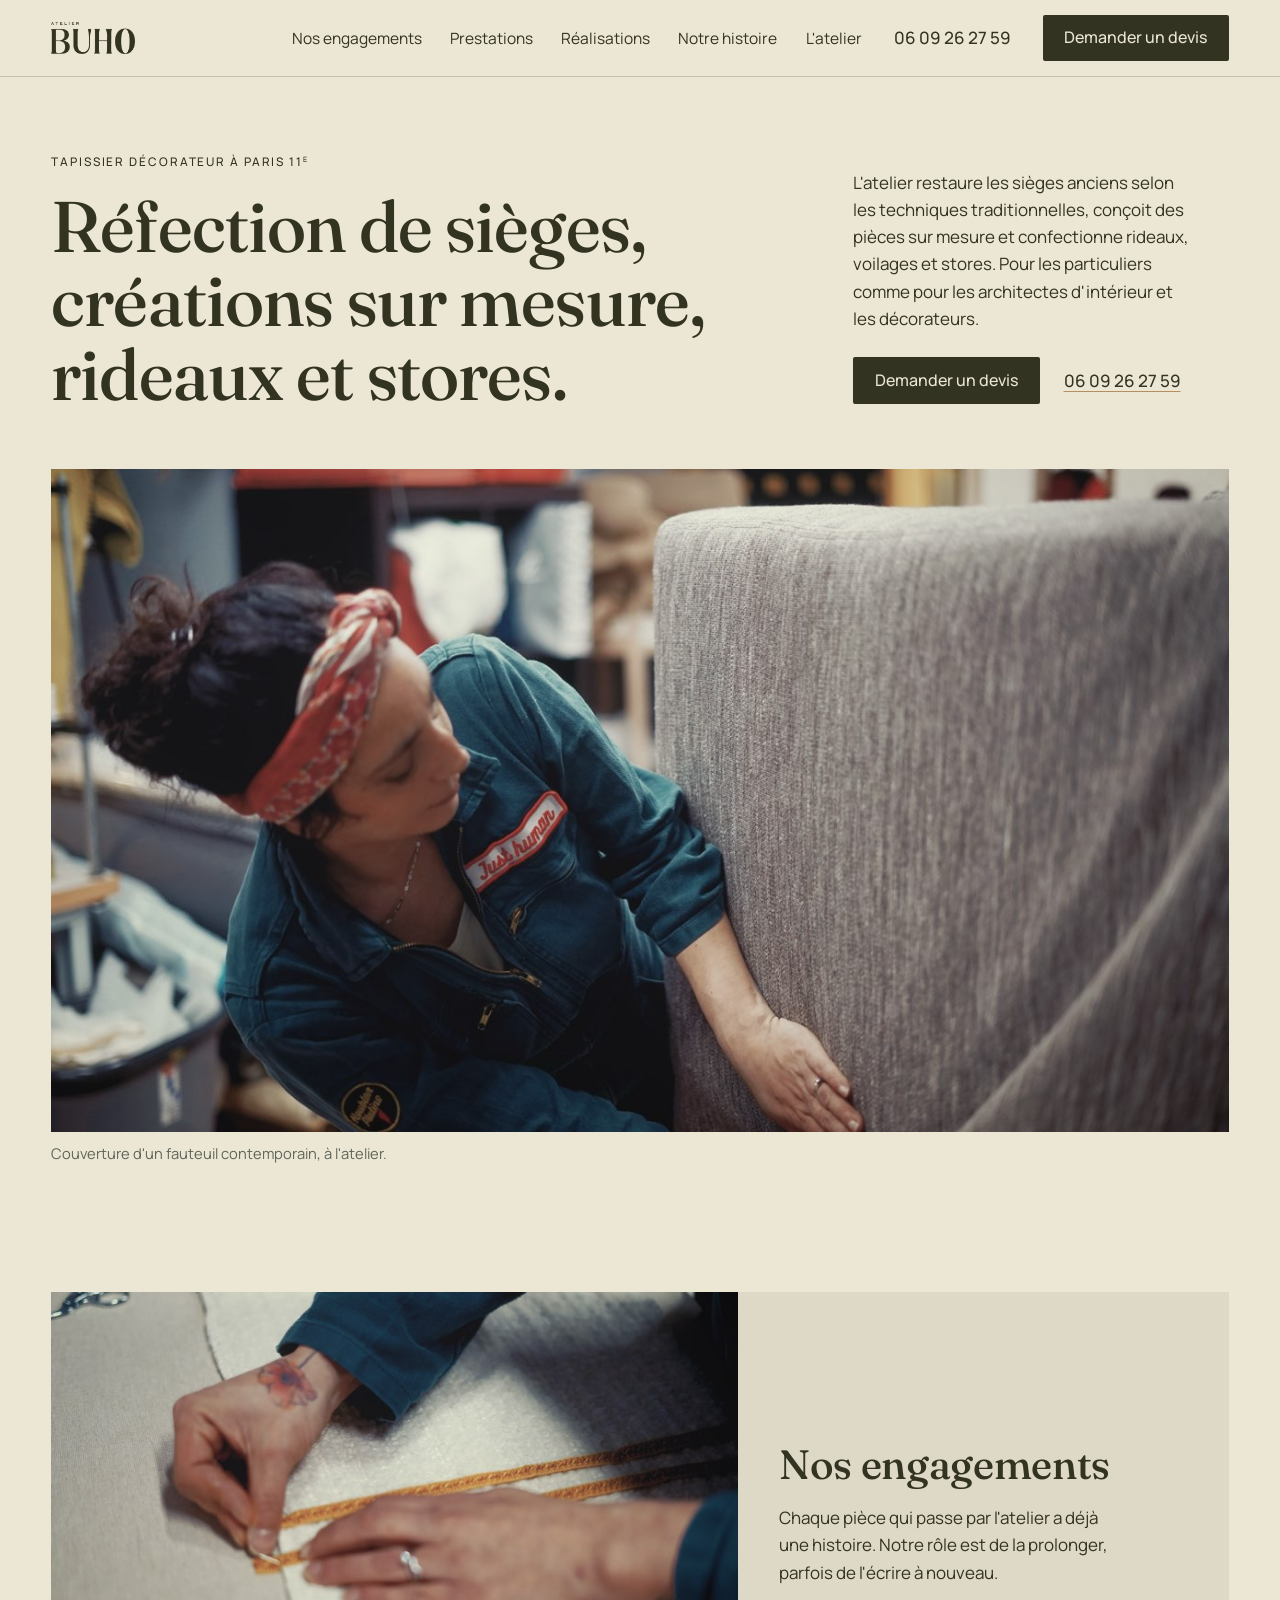
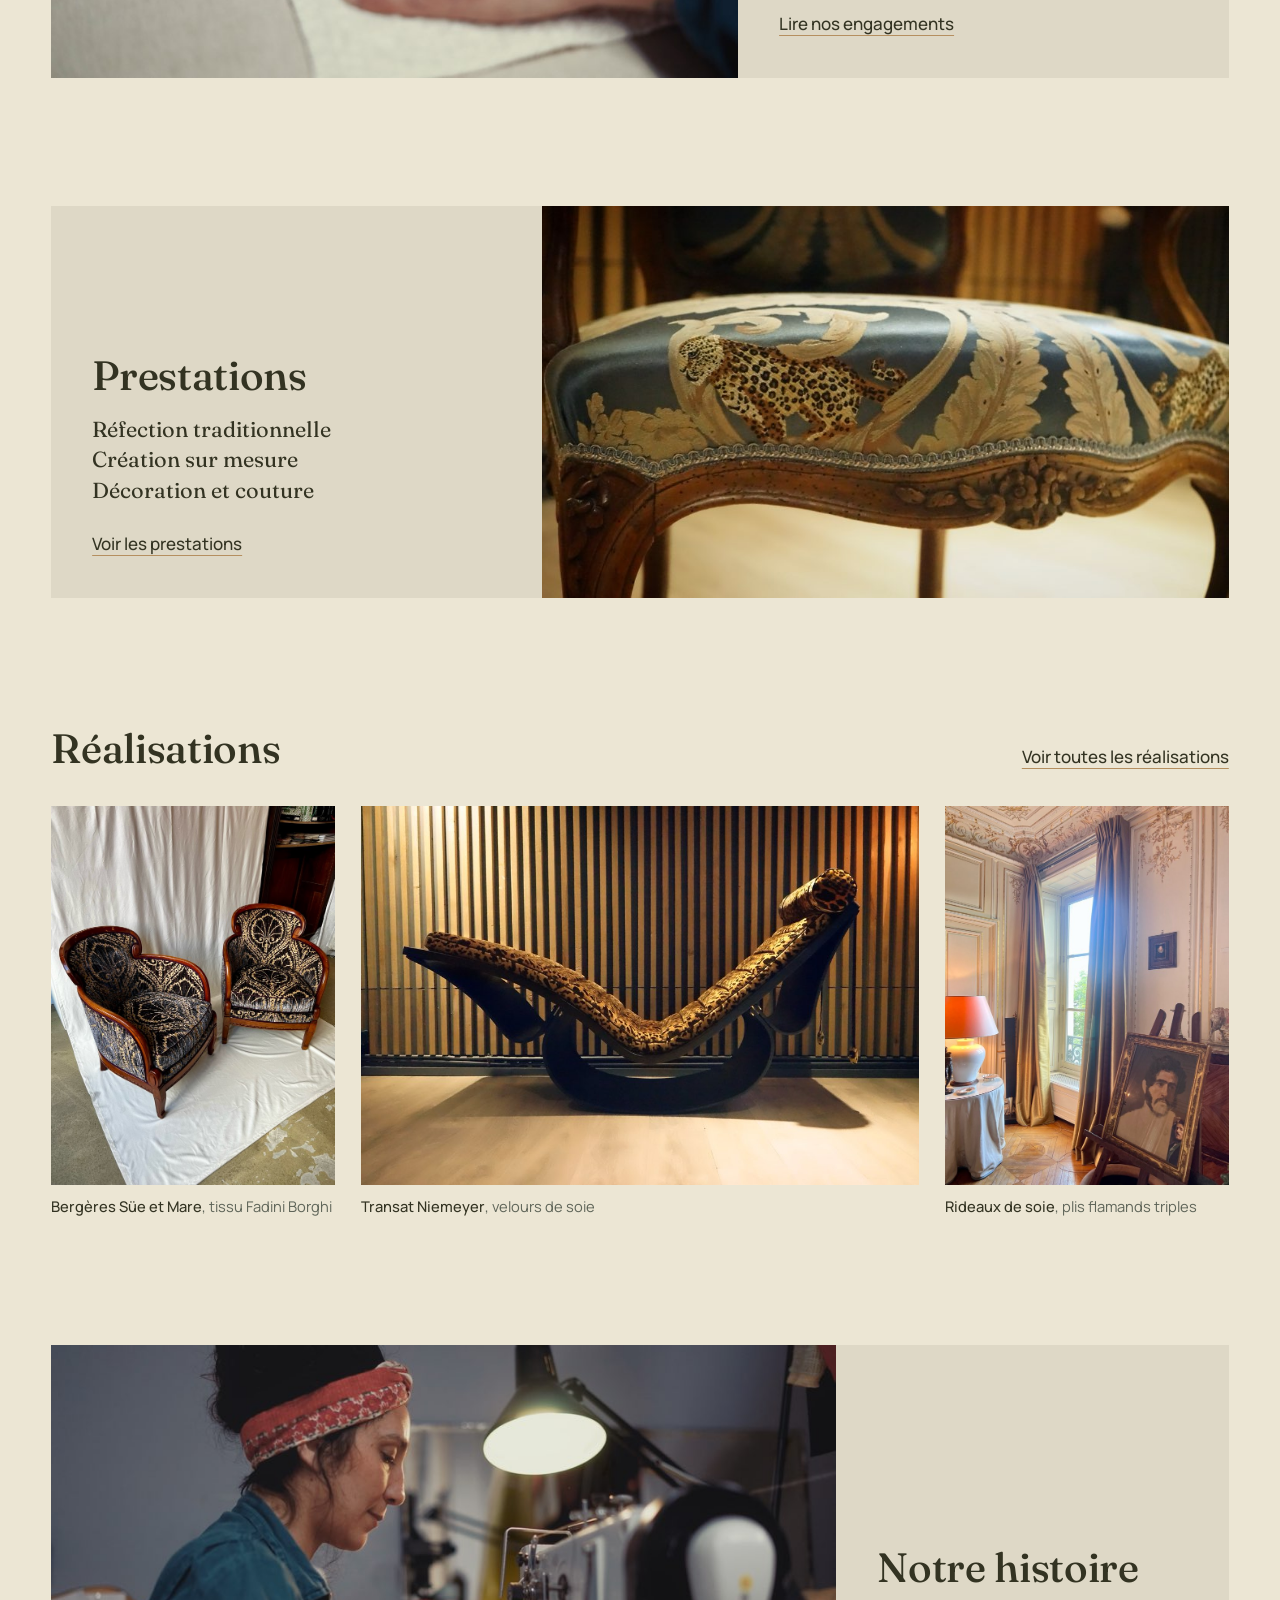
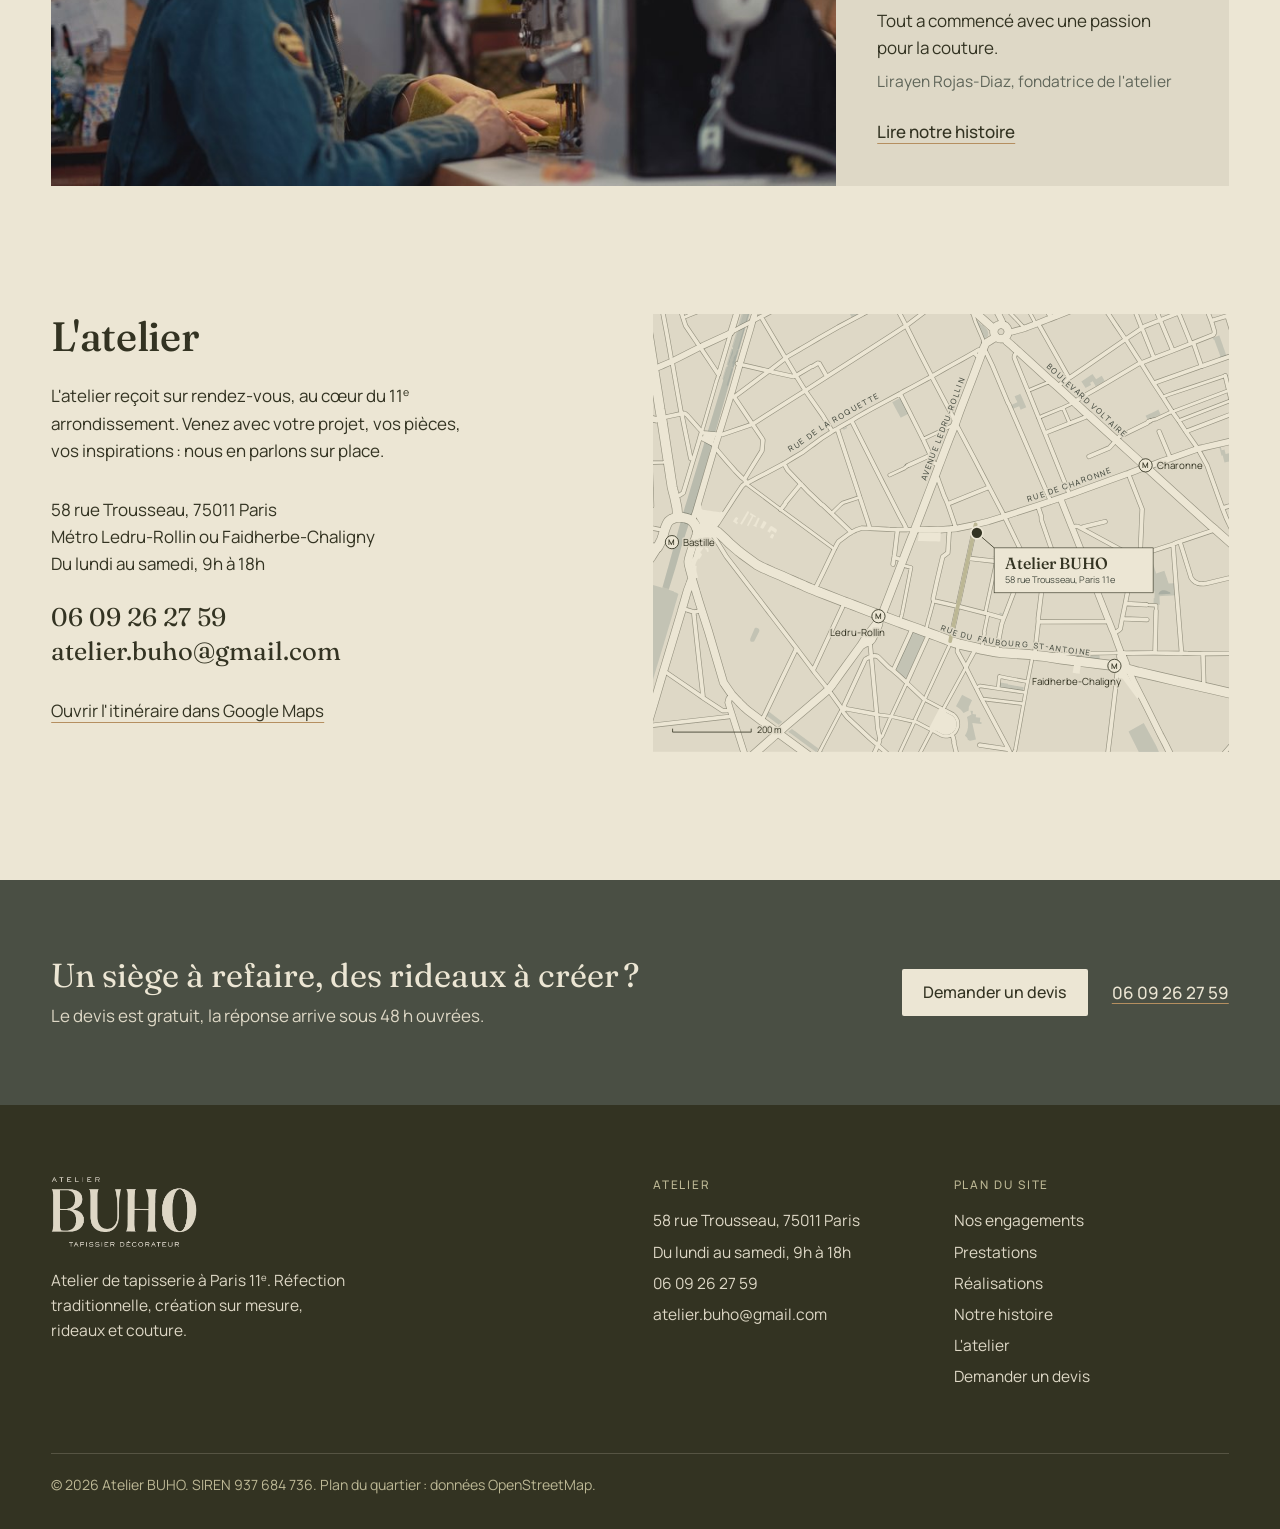
<file: v4/index.html>
<!DOCTYPE html>
<html lang="fr">
<head>
  <meta charset="UTF-8" />
  <meta name="viewport" content="width=device-width, initial-scale=1.0" />
  <title>Atelier BUHO · Tapissier décorateur à Paris 11ᵉ · Réfection et création sur mesure</title>
  <meta name="description" content="Atelier de tapisserie décorateur à Paris 11ᵉ, rue Trousseau. Réfection traditionnelle de sièges, création sur mesure, rideaux et décoration couture. Savoir-faire artisanal pour particuliers et professionnels." />
  <meta name="author" content="Atelier BUHO" />
  <meta name="robots" content="index, follow" />

  <meta property="og:type" content="website" />
  <meta property="og:locale" content="fr_FR" />
  <meta property="og:site_name" content="Atelier BUHO" />
  <meta property="og:title" content="Atelier BUHO · Tapissier décorateur à Paris 11ᵉ · Réfection et création sur mesure" />
  <meta property="og:description" content="Atelier de tapisserie décorateur à Paris 11ᵉ, rue Trousseau. Réfection traditionnelle de sièges, création sur mesure, rideaux et décoration couture. Savoir-faire artisanal pour particuliers et professionnels." />
  <meta property="og:image" content="../images/photos/atelier-couverture-fauteuil-1280.jpg" />
  <meta name="twitter:card" content="summary_large_image" />

  <!-- Schema.org : LocalBusiness -->
  <script type="application/ld+json">
  {
    "@context": "https://schema.org",
    "@type": "LocalBusiness",
    "@id": "https://atelier-buho.com/#business",
    "name": "Atelier BUHO",
    "description": "Atelier de tapisserie décorateur à Paris 11ᵉ. Réfection traditionnelle, création sur mesure, rideaux et décoration couture.",
    "url": "https://atelier-buho.com/",
    "telephone": "+33609262759",
    "email": "atelier.buho@gmail.com",
    "image": "https://atelier-buho.com/images/photos/atelier-couverture-fauteuil-1280.jpg",
    "priceRange": "€€€",
    "openingHours": "Mo-Sa 09:00-18:00",
    "address": {
      "@type": "PostalAddress",
      "streetAddress": "58 rue Trousseau",
      "addressLocality": "Paris",
      "postalCode": "75011",
      "addressCountry": "FR"
    },
    "geo": {
      "@type": "GeoCoordinates",
      "latitude": "48.8538",
      "longitude": "2.3795"
    },
    "founder": {
      "@type": "Person",
      "name": "Lirayen Rojas-Diaz",
      "jobTitle": "Tapissière décoratrice"
    },
    "areaServed": {
      "@type": "City",
      "name": "Paris"
    },
    "knowsAbout": [
      "Tapisserie d'ameublement",
      "Réfection de sièges anciens",
      "Création de mobilier sur mesure",
      "Rideaux sur mesure",
      "Décoration textile"
    ]
  }
  </script>

  <!-- Polices du site : Fraunces (titres) et Manrope (texte) -->
  <link rel="preconnect" href="https://fonts.googleapis.com" />
  <link rel="preconnect" href="https://fonts.gstatic.com" crossorigin />
  <link href="https://fonts.googleapis.com/css2?family=Fraunces:opsz,wght@9..144,400;9..144,500&display=swap" rel="stylesheet" />
  <link href="https://fonts.googleapis.com/css2?family=Manrope:wght@400;500&display=swap" rel="stylesheet" />
  <link rel="stylesheet" href="styles.css?v=6" />
</head>
<body class="has-bar">

  <header class="site-header" id="site-header">
    <div class="wrap">
      <a href="index.html" class="brand"><img src="../images/logos/buho-logo-nav-sombre.png" width="600" height="227" alt="Atelier BUHO, retour à l'accueil" /></a>
      <nav class="nav" id="nav" aria-label="Navigation principale">
        <ul>
          <li><a href="engagements.html">Nos engagements</a></li>
          <li><a href="prestations.html">Prestations</a></li>
          <li><a href="realisations.html">Réalisations</a></li>
          <li><a href="histoire.html">Notre histoire</a></li>
          <li><a href="#atelier">L'atelier</a></li>
          <li class="nav-rdv"><a href="contact.html">Demander un devis</a></li>
          <li class="nav-tel"><a href="tel:+33609262759" class="nowrap">06 09 26 27 59</a></li>
        </ul>
      </nav>
      <a href="tel:+33609262759" class="header-tel">06 09 26 27 59</a>
      <a href="contact.html" class="btn header-cta">Demander un devis</a>
      <button type="button" class="menu-toggle" id="menu-toggle" aria-expanded="false" aria-controls="nav">Menu</button>
    </div>
  </header>

  <main>

    <!-- OUVERTURE -->
    <section class="hero" id="top">
      <div class="wrap">
        <div class="hero-head cols">
          <div class="hero-title">
            <h1 class="label">Tapissier décorateur à Paris <span class="num">11<sup>e</sup></span></h1>
            <p class="display"><span>Réfection de sièges,</span> <span>créations sur mesure,</span> <span>rideaux et stores.</span></p>
          </div>
          <div class="hero-aside">
            <p>L'atelier restaure les sièges anciens selon les techniques traditionnelles, conçoit des pièces sur mesure et confectionne rideaux, voilages et stores. Pour les particuliers comme pour les architectes d'intérieur et les décorateurs.</p>
            <p class="actions" data-cta-zone>
              <a href="contact.html" class="btn">Demander un devis</a>
              <a href="tel:+33609262759" class="tel nowrap">06 09 26 27 59</a>
            </p>
          </div>
        </div>
        <figure>
          <img src="../images/photos/atelier-couverture-fauteuil-1280.jpg" srcset="../images/photos/atelier-couverture-fauteuil-1280.jpg 1280w, ../images/photos/atelier-couverture-fauteuil-2560.jpg 2560w" sizes="(min-width: 1440px) 1320px, 92vw" width="2560" height="1440" alt="Lirayen Rojas-Diaz tend un tissu gris sur le dossier d'un fauteuil contemporain, dans l'atelier" />
          <figcaption>Couverture d'un fauteuil contemporain, à l'atelier.</figcaption>
        </figure>
      </div>
    </section>

    <!-- NOS ENGAGEMENTS -->
    <section class="teaser">
      <div class="wrap cols">
        <a href="engagements.html" class="teaser-media" tabindex="-1" aria-hidden="true">
          <img src="../images/photos/atelier-passementerie-mains-900.jpg" srcset="../images/photos/atelier-passementerie-mains-900.jpg 900w, ../images/photos/atelier-passementerie-mains-1800.jpg 1800w" sizes="(max-width: 900px) 92vw, 54vw" width="1800" height="1013" loading="lazy" decoding="async" alt="Deux mains épinglent un galon doré sur un tissu clair" />
        </a>
        <div class="teaser-text">
          <h2>Nos engagements</h2>
          <p>Chaque pièce qui passe par l'atelier a déjà une histoire. Notre rôle est de la prolonger, parfois de l'écrire à nouveau.</p>
          <a class="more" href="engagements.html">Lire nos engagements</a>
        </div>
      </div>
    </section>

    <!-- PRESTATIONS -->
    <section class="teaser flip">
      <div class="wrap cols">
        <a href="prestations.html" class="teaser-media" tabindex="-1" aria-hidden="true">
          <img src="../images/photos/cabriolet-louis-xv-rubelli-900.jpg" srcset="../images/photos/cabriolet-louis-xv-rubelli-900.jpg 900w, ../images/photos/cabriolet-louis-xv-rubelli-1800.jpg 1800w" sizes="(max-width: 900px) 92vw, 54vw" width="1800" height="1027" loading="lazy" decoding="async" alt="Détail de l'assise d'un cabriolet Louis XV : soierie bleue à feuillages et léopard, galon et bois sculpté" />
        </a>
        <div class="teaser-text">
          <h2>Prestations</h2>
          <ul class="teaser-list">
            <li><a href="prestations.html#refection">Réfection traditionnelle</a></li>
            <li><a href="prestations.html#creation">Création sur mesure</a></li>
            <li><a href="prestations.html#couture">Décoration et couture</a></li>
          </ul>
          <a class="more" href="prestations.html">Voir les prestations</a>
        </div>
      </div>
    </section>

    <!-- RÉALISATIONS -->
    <section class="teaser">
      <div class="wrap">
        <div class="teaser-head">
          <h2>Réalisations</h2>
          <a class="more" href="realisations.html">Voir toutes les réalisations</a>
        </div>
        <div class="row">
          <figure style="--ar: 0.750">
            <img src="../images/photos/bergeres-sue-et-mare-700.jpg" srcset="../images/photos/bergeres-sue-et-mare-700.jpg 700w, ../images/photos/bergeres-sue-et-mare-1400.jpg 1400w" sizes="(max-width: 640px) 92vw, (min-width: 1440px) 333px, 23vw" width="1400" height="1867" loading="lazy" decoding="async" alt="Paire de bergères Art déco en bois verni, recouvertes d'un velours sombre à grands motifs clairs" />
            <figcaption><strong>Bergères Süe et Mare</strong>, tissu Fadini Borghi</figcaption>
          </figure>
          <figure style="--ar: 1.476">
            <img src="../images/photos/transat-niemeyer-profil-900.jpg" srcset="../images/photos/transat-niemeyer-profil-900.jpg 900w, ../images/photos/transat-niemeyer-profil-1800.jpg 1594w" sizes="(max-width: 640px) 92vw, (min-width: 1440px) 655px, 46vw" width="1594" height="1080" loading="lazy" decoding="async" alt="Transat à bascule vu de profil, matelas en velours imprimé léopard, devant un mur de lattes de bois" />
            <figcaption><strong>Transat Niemeyer</strong>, velours de soie</figcaption>
          </figure>
          <figure style="--ar: 0.750">
            <img src="../images/photos/rideaux-soie-plis-flamands-700.jpg" srcset="../images/photos/rideaux-soie-plis-flamands-700.jpg 700w, ../images/photos/rideaux-soie-plis-flamands-1400.jpg 1400w" sizes="(max-width: 640px) 92vw, (min-width: 1440px) 333px, 23vw" width="1400" height="1867" loading="lazy" decoding="async" alt="Grands rideaux de soie dorée dans un salon à boiseries et plafond mouluré" />
            <figcaption><strong>Rideaux de soie</strong>, plis flamands triples</figcaption>
          </figure>
        </div>
      </div>
    </section>

    <!-- NOTRE HISTOIRE -->
    <section class="teaser wide">
      <div class="wrap cols">
        <a href="histoire.html" class="teaser-media" tabindex="-1" aria-hidden="true">
          <img src="../images/photos/lirayen-machine-900.jpg" srcset="../images/photos/lirayen-machine-900.jpg 900w, ../images/photos/lirayen-machine-1800.jpg 1800w" sizes="(max-width: 900px) 92vw, 62vw" width="1800" height="1013" loading="lazy" decoding="async" alt="Lirayen Rojas-Diaz de profil, à la machine à coudre, sous la lampe de l'atelier" />
        </a>
        <div class="teaser-text">
          <h2>Notre histoire</h2>
          <p>Tout a commencé avec une passion pour la couture.</p>
          <p class="byline">Lirayen Rojas-Diaz, fondatrice de l'atelier</p>
          <a class="more" href="histoire.html">Lire notre histoire</a>
        </div>
      </div>
    </section>

    <!-- L'ATELIER -->
    <section class="place-section" id="atelier">
      <div class="wrap">
        <div class="place cols">
          <div class="place-info">
            <h2>L'atelier</h2>
            <p>L'atelier reçoit sur rendez-vous, au cœur du 11<sup>e</sup> arrondissement. Venez avec votre projet, vos pièces, vos inspirations : nous en parlons sur place.</p>
            <address class="coords">
              <p class="lines">
                <span>58 rue Trousseau, 75011 Paris</span>
                <span>Métro Ledru-Rollin ou Faidherbe-Chaligny</span>
                <span>Du lundi au samedi, 9h à 18h</span>
              </p>
              <p class="big">
                <a href="tel:+33609262759" class="nowrap">06 09 26 27 59</a>
                <a href="mailto:atelier.buho@gmail.com">atelier.buho@gmail.com</a>
              </p>
            </address>
            <a class="more" href="https://www.google.com/maps/search/?api=1&amp;query=58+rue+Trousseau+75011+Paris" target="_blank" rel="noopener">Ouvrir l'itinéraire dans Google Maps</a>
          </div>
          <!-- CARTE -->
          <figure class="place-map">
            <a class="plan" href="https://www.google.com/maps/search/?api=1&amp;query=58+rue+Trousseau+75011+Paris" target="_blank" rel="noopener" aria-label="Plan du quartier. L'atelier se trouve au 58 rue Trousseau, entre la rue de Charonne et la rue du Faubourg Saint-Antoine, à quelques minutes à pied des métros Ledru-Rollin et Faidherbe-Chaligny. Ouvrir dans Google Maps.">
<svg viewBox="0 0 1000 760" xmlns="http://www.w3.org/2000/svg" preserveAspectRatio="xMidYMid slice" aria-hidden="true">
<rect width="1000" height="760" fill="#ded8c6"/>
<path d="M39.6 483.6L26.7 505.4L-0.0 550.3L-8.0 564.3L-9.1 568.7L-12.2 567.7L-13.1 570.9L-10.0 571.8L-7.9 577.8L-38.9 686.1L-39.6 688.5L-46.9 714.1L-58.0 792.1L-61.2 814.9L-64.1 836.0L-65.5 837.3L-88.6 843.8L-90.3 843.9L-91.2 843.8L-92.1 843.4L-92.7 843.1L-93.3 842.6L-96.5 839.1L-96.6 838.7L-97.0 838.5L-97.6 838.5L-98.7 839.4L-98.5 839.6L-99.8 840.7L-100.5 841.3L-100.7 841.4L-100.9 840.3L-101.3 839.3L-101.9 838.4L-102.7 837.8L-103.6 837.4L-104.4 837.1L-103.4 836.2L-100.7 833.9L-106.5 827.4L-109.8 823.5L-67.3 680.3L-66.5 677.6L-4.1 469.3L16.1 475.3L16.5 474.2L17.1 474.4L20.9 475.5L22.6 476.0L27.7 477.5L27.6 478.1L27.4 478.6L36.6 481.6L36.3 482.6L39.6 483.6Z M44.1 486.1L39.1 503.1L37.6 508.4L36.2 513.3L34.1 521.1L23.0 558.0L19.3 570.3L19.0 571.5L16.4 580.2L14.9 584.9L-17.8 693.7L-18.5 696.0L-29.8 733.8L-39.7 767.0L-40.7 770.5L-41.8 774.3L-45.2 786.0L-46.6 790.7L-51.9 808.2L-53.4 813.0L-61.2 814.9L-58.0 792.1L-46.9 714.1L-39.6 688.5L-38.9 686.1L-7.9 577.8L-10.0 571.8L-13.1 570.9L-12.2 567.7L-9.1 568.7L-8.0 564.3L-0.0 550.3L26.7 505.4L39.6 483.6L40.7 483.9L44.1 486.1Z M602.2 639.6L601.4 643.9L601.2 646.8L602.3 646.7L602.9 647.7L604.2 649.6L633.1 654.0L633.3 653.0L642.5 654.5L642.7 653.5L643.0 651.8L643.5 649.2L643.6 648.1L617.3 643.2L616.1 643.1L616.3 642.1L610.0 641.0L608.7 640.8L608.0 640.7L602.2 639.6Z M293.6 758.7L293.3 759.4L291.3 762.6L289.8 765.4L290.3 765.7L290.1 765.9L291.7 767.0L291.8 766.9L293.1 767.8L301.2 773.7L307.8 778.6L313.8 782.9L320.7 788.0L327.8 793.2L333.5 797.4L335.2 798.6L340.1 802.2L345.1 805.8L345.3 806.0L351.2 810.3L354.1 812.4L354.7 812.5L355.1 812.3L355.4 812.0L356.3 810.0L357.5 807.2L358.1 806.0L351.4 801.2L350.0 800.1L345.7 797.0L342.4 794.5L340.0 792.8L293.6 758.7Z M255.4 731.0L254.3 730.1L246.9 724.6L245.4 723.5L241.2 720.4L238.1 722.8L235.0 725.3L235.4 725.6L235.3 725.8L236.9 727.0L237.0 726.8L239.2 728.4L246.2 733.5L252.6 738.2L259.0 742.9L265.1 747.4L272.0 752.4L278.6 757.2L281.9 759.6L281.8 759.8L283.2 760.8L283.4 760.7L283.6 760.9L285.1 758.1L286.7 755.3L287.0 754.8L287.2 754.4L281.2 750.1L280.0 749.2L276.1 746.3L255.4 731.0Z M368.5 814.7L367.2 813.8L365.2 816.5L363.3 819.2L367.5 822.2L373.0 826.3L374.2 827.2L379.3 830.9L386.9 836.5L394.0 841.7L400.1 846.2L403.9 848.9L406.3 846.0L408.1 843.8L368.5 814.7Z M201.0 690.1L200.5 691.2L199.1 694.0L198.3 695.7L197.4 697.7L197.7 697.9L197.5 698.1L199.1 699.3L199.3 699.1L200.6 700.1L206.5 704.4L213.9 709.9L216.5 711.8L216.4 711.9L218.0 713.1L218.1 712.9L218.3 713.1L221.3 710.5L223.6 708.6L223.8 708.3L224.1 708.1L201.0 690.1Z M545.0 699.7L552.8 695.5L551.0 688.7L555.5 689.3L554.9 694.6L561.0 695.3L560.4 700.1L568.2 701.1L567.5 708.2L570.5 708.6L570.1 711.6L554.3 710.0L560.7 738.9L549.4 741.4L548.9 739.7L546.8 740.1L545.8 736.5L543.7 733.8L541.4 732.2L543.8 728.0L545.7 723.3L546.8 717.4L546.9 710.2L546.2 704.3L545.0 699.7Z M606.7 792.0L610.6 792.3L609.3 795.1L606.7 792.0Z M536.7 661.2L545.4 665.9L548.2 667.3L551.2 668.9L554.0 670.4L551.4 676.0L550.6 678.0L550.4 677.9L548.3 682.2L548.0 688.2L539.1 692.6L536.7 689.6L533.5 686.4L529.4 683.1L526.0 681.0L530.5 672.6L536.7 661.2Z M783.2 -126.1L776.7 -125.2L781.3 -113.6L793.3 -83.8L794.1 -83.8L795.0 -83.7L796.3 -83.1L797.2 -82.3L797.9 -81.6L798.4 -80.5L798.6 -79.6L798.6 -78.6L798.2 -77.2L797.5 -76.0L796.6 -75.3L798.9 -69.7L804.2 -56.4L806.0 -55.6L838.0 -68.9L837.7 -69.6L841.3 -71.0L841.6 -70.4L844.0 -71.4L845.4 -71.9L845.1 -72.6L846.2 -73.0L846.6 -71.9L847.9 -72.4L848.7 -72.7L849.0 -72.8L848.6 -74.0L849.7 -74.5L850.0 -73.8L853.8 -75.3L853.5 -76.0L857.3 -77.5L857.5 -76.8L859.7 -77.7L868.2 -81.2L864.6 -90.6L867.5 -91.7L867.8 -91.2L873.8 -93.7L873.6 -94.2L874.7 -94.6L874.9 -94.1L876.7 -94.9L875.3 -98.5L875.0 -98.3L873.8 -101.4L874.6 -101.7L872.1 -107.8L871.7 -107.6L870.4 -110.9L867.4 -109.7L867.2 -110.2L861.0 -107.7L861.2 -107.2L858.4 -106.1L854.6 -115.7L857.4 -116.7L857.6 -116.2L863.9 -118.7L863.6 -119.2L866.5 -120.4L865.3 -123.6L865.8 -123.7L863.3 -129.8L862.5 -129.5L861.2 -132.6L861.6 -132.8L860.1 -136.4L858.4 -135.7L858.6 -135.2L857.3 -134.7L857.1 -135.2L851.1 -132.9L851.3 -132.3L848.5 -131.3L844.7 -140.8L847.5 -141.9L848.1 -142.1L844.3 -152.2L843.8 -153.4L824.9 -146.0L820.8 -156.1L818.0 -154.9L818.8 -151.5L816.7 -150.6L815.4 -153.8L813.3 -159.0L811.5 -158.3L812.2 -156.6L807.2 -154.7L807.5 -153.3L800.4 -150.7L801.1 -149.0L792.3 -145.7L792.4 -143.8L791.2 -142.4L789.6 -141.9L788.0 -142.2L786.9 -143.5L783.5 -142.1L783.1 -143.1L779.3 -141.6L778.9 -142.6L777.1 -141.8L776.4 -143.3L774.9 -142.7L775.1 -142.2L775.1 -141.9L774.9 -141.6L774.6 -141.3L774.3 -141.2L773.9 -141.1L773.5 -141.2L773.1 -141.5L773.2 -141.2L776.3 -139.6L778.2 -137.8L779.1 -135.9L779.3 -133.9L780.8 -133.0L783.3 -134.2L783.3 -131.4L783.1 -130.1L782.2 -128.7L782.7 -127.4L783.2 -126.1Z M169.0 -14.6L171.9 -13.8L164.1 12.5L160.4 14.4L169.0 -14.6Z M188.1 -78.2L190.8 -77.4L172.6 -16.0L169.8 -16.8L170.9 -20.6L170.9 -24.2L174.2 -31.7L175.6 -40.9L178.9 -47.0L188.1 -78.2Z M151.2 19.2L147.6 21.0L159.1 -17.5L161.8 -16.7L151.2 19.2Z M186.0 -108.2L188.8 -107.4L188.3 -105.4L187.6 -99.1L185.3 -95.6L183.4 -82.1L179.7 -76.8L172.2 -51.7L171.5 -45.5L168.7 -37.4L166.6 -27.9L162.3 -19.0L159.9 -19.8L176.8 -76.9L178.9 -81.5L182.3 -92.8L182.9 -97.9L186.0 -108.2Z M149.3 61.3L146.8 60.6L157.1 25.7L160.4 24.0L149.3 61.3Z M139.5 58.4L136.9 57.6L144.5 32.2L147.8 30.6L139.5 58.4Z M136.1 59.9L138.8 60.6L138.5 61.5L139.0 67.9L133.7 79.0L133.9 81.4L130.0 89.5L127.6 88.7L136.1 59.9Z M127.9 123.4L136.7 94.1L139.4 94.8L130.0 126.4L127.9 123.4Z M140.2 92.5L137.5 91.6L138.5 88.0L137.8 83.4L139.9 80.0L140.1 75.1L143.9 70.0L146.0 62.7L148.8 63.5L140.2 92.5Z M126.9 91.0L129.5 91.7L122.4 115.3L121.9 114.5L120.5 112.5L126.9 91.0Z M415.4 153.3L418.5 151.6L429.4 145.4L430.8 148.2L435.6 157.6L438.0 162.2L440.7 167.5L441.1 168.2L441.6 169.3L443.6 173.2L430.0 180.1L421.9 165.3L415.4 153.3Z M581.6 30.5L582.1 36.3L581.9 37.0L580.6 39.5L573.7 43.8L570.9 37.3L567.6 29.6L560.5 13.4L562.7 11.5L570.8 19.3L571.6 18.4L574.0 20.6L575.7 22.7L578.8 25.5L579.8 27.0L580.2 27.8L581.6 30.5Z M661.8 479.2L641.1 474.4L641.2 473.8L633.0 471.8L633.5 470.5L635.0 466.5L638.3 457.5L641.2 449.8L643.3 444.4L650.4 446.1L657.8 447.8L661.4 448.7L666.0 449.7L669.1 451.2L671.0 453.9L671.6 457.4L671.2 461.1L669.9 472.4L669.1 478.8L669.0 480.2L661.9 478.9L661.8 479.2Z M665.6 419.5L666.8 419.0L688.4 410.0L689.2 412.4L689.4 412.9L689.6 413.4L689.9 414.3L690.1 415.0L683.5 429.6L672.9 434.0L661.0 431.2L660.4 431.1L659.6 430.9L652.7 429.3L649.5 422.8L645.9 415.6L661.7 409.2L662.2 410.4L665.6 419.5Z M862.7 417.3L873.5 450.5L887.8 445.8L889.1 449.8L890.1 452.7L892.4 459.4L892.7 460.4L893.1 461.7L893.6 463.2L894.2 465.0L894.5 465.8L895.2 468.1L904.2 467.5L904.3 469.0L904.4 471.2L905.2 480.4L905.8 488.4L901.7 488.7L884.1 489.8L879.3 490.2L879.9 504.9L875.7 504.9L875.6 501.8L869.0 501.7L869.4 493.2L870.5 493.3L871.0 481.6L866.9 481.4L867.0 479.9L862.9 479.7L860.3 479.6L857.4 479.5L858.8 471.6L860.6 471.4L859.3 467.4L857.6 462.3L854.5 452.9L851.4 443.6L850.2 440.0L849.5 437.8L848.9 436.2L848.1 433.6L847.2 431.2L846.9 430.2L844.6 423.1L848.9 421.7L851.8 420.8L852.8 420.5L853.7 420.2L854.4 420.0L861.0 417.8L862.7 417.3Z M750.5 592.8L773.8 592.3L774.6 592.6L775.2 593.2L775.5 593.9L775.4 598.7L775.1 599.5L774.5 600.1L773.4 600.4L750.5 597.8L750.5 592.8Z M742.5 597.0L730.4 595.6L729.8 595.2L729.5 594.7L729.5 593.8L730.0 593.2L730.8 592.9L742.6 592.8L742.5 597.0Z M440.3 631.1L436.8 631.8L430.0 625.6L429.7 625.4L422.6 618.9L421.9 615.3L435.1 585.9L435.4 585.3L449.5 554.2L450.3 553.8L452.7 552.7L460.6 555.6L461.4 555.9L462.6 556.3L470.0 559.0L471.3 562.3L457.1 593.8L456.4 595.5L440.3 631.1Z M1035.1 116.7L1023.8 120.6L1026.3 127.5L1030.6 139.9L1030.3 140.5L1030.3 141.2L1030.8 141.7L1031.3 141.9L1031.8 143.4L1031.5 143.9L1031.5 144.6L1031.9 145.1L1032.5 145.1L1033.3 147.6L1033.1 148.0L1033.0 148.7L1033.4 149.2L1033.9 149.3L1034.7 151.5L1034.5 151.8L1034.5 152.3L1034.8 152.7L1035.2 152.9L1037.0 158.2L1036.8 158.7L1036.8 159.2L1037.2 159.6L1037.6 159.8L1038.4 161.9L1038.1 162.3L1038.1 162.8L1038.5 163.3L1038.9 163.4L1041.3 170.2L1044.4 169.4L1084.8 159.9L1083.4 153.9L1079.5 137.2L1076.8 125.7L1074.1 114.4L1073.6 112.1L1072.6 108.2L1064.6 111.0L1053.7 114.8L1056.6 122.7L1039.2 128.9L1035.1 116.7Z M855.6 177.7L855.0 176.7L872.9 168.2L877.3 166.0L881.3 174.3L876.5 176.6L862.0 183.4L859.5 184.6L855.6 177.7Z M971.3 43.2L973.6 40.7L980.4 38.1L982.8 37.2L983.0 37.1L983.3 37.9L987.9 50.7L991.9 62.1L995.8 73.4L984.7 77.3L983.9 76.3L983.3 75.6L984.8 72.7L974.5 44.6L971.3 43.2Z M779.1 107.4L769.3 113.2L763.0 104.1L743.7 117.3L751.1 128.4L751.6 128.2L754.9 126.4L759.5 123.9L760.7 123.3L760.0 122.0L758.9 119.5L763.5 116.7L768.6 125.4L770.3 124.4L784.2 116.2L779.1 107.4Z M627.8 142.8L630.5 149.3L630.9 149.1L632.7 153.3L622.1 157.9L623.8 161.8L625.0 164.6L635.7 160.1L636.3 161.5L638.3 166.1L648.1 161.8L644.2 153.1L643.1 150.7L639.9 143.4L638.4 140.2L638.0 139.3L637.7 138.5L634.4 140.0L628.0 142.7L627.8 142.8Z M1016.2 237.6L1010.4 239.0L994.1 243.0L992.2 235.4L992.0 235.4L991.0 235.7L987.3 236.6L985.7 230.4L984.4 230.7L983.2 231.0L987.1 246.3L989.2 245.8L992.1 257.7L1003.9 255.3L1005.3 260.6L1016.6 260.0L1021.2 258.9L1016.2 237.6Z M331.1 -19.6L333.8 -21.1L346.0 -27.8L356.8 -14.0L364.1 -6.4L365.5 -5.0L363.4 -3.8L353.6 1.2L345.9 5.1L344.9 5.5L337.4 -8.2L331.1 -19.6Z M329.5 198.0L331.4 196.9L331.9 197.9L332.4 197.8L332.7 198.1L332.9 198.1L333.4 198.0L333.7 197.6L333.8 197.4L333.7 196.9L334.0 196.8L333.6 195.8L335.4 194.8L337.1 197.9L335.4 198.9L333.0 200.3L331.2 201.3L329.5 198.0Z M825.6 724.8L852.0 710.0L874.0 750.3L891.7 792.5L869.6 804.3L866.6 802.9L863.9 801.7L826.9 727.4L825.6 724.8Z M633.4 412.0L633.3 411.6L633.4 411.1L633.5 410.8L633.8 410.5L634.2 410.3L634.6 410.2L635.0 410.3L635.4 410.5L635.7 410.9L635.8 411.3L635.9 411.7L635.7 412.1L635.5 412.4L635.1 412.7L634.7 412.8L634.3 412.8L633.9 412.6L633.6 412.3L633.4 412.0Z M806.9 18.5L807.7 17.9L811.8 23.8L810.9 24.4L806.9 18.5Z M812.5 26.8L813.5 26.2L817.4 32.0L816.4 32.6L812.5 26.8Z M475.3 241.5L477.3 240.5L475.0 236.0L473.0 237.0L475.3 241.5Z M592.8 424.4L597.4 425.0L600.9 425.4L601.3 421.8L589.7 420.2L589.5 421.1L593.3 421.6L592.8 424.4Z M176.4 545.8L177.6 544.9L179.3 544.6L181.3 545.0L182.8 545.8L183.8 546.9L184.7 548.5L184.8 549.6L184.1 551.6L175.8 568.0L174.4 568.9L172.3 569.2L170.7 569.1L169.6 568.4L168.8 567.3L168.7 565.7L168.7 564.5L169.4 562.4L176.4 545.8Z M813.7 623.0L813.2 623.3L812.7 623.8L812.6 624.5L812.7 625.1L813.1 625.7L813.6 626.2L814.7 626.6L816.5 626.6L817.4 626.3L818.1 625.6L818.4 625.0L818.3 624.2L818.1 623.5L817.3 623.1L816.1 622.8L814.8 622.7L813.7 623.0Z M820.3 631.4L819.9 631.7L819.7 632.7L820.0 633.9L820.7 635.0L821.8 635.9L822.7 636.3L823.9 636.1L824.4 635.2L824.3 634.2L823.9 632.9L822.9 631.7L821.7 631.2L821.0 631.1L820.3 631.4Z M824.8 637.5L824.3 638.0L824.4 639.1L824.6 639.9L825.4 640.8L826.3 641.2L827.1 641.0L827.5 640.6L827.6 639.9L827.3 638.9L826.7 637.6L825.6 637.3L824.8 637.5Z M-4.1 -30.6L-3.5 -26.5L1.5 -27.3L2.1 -28.1L1.7 -30.8L0.9 -31.4L-4.1 -30.6Z M601.2 521.2L604.9 522.1L608.0 520.8L608.1 520.6L605.2 519.4L602.5 518.4L602.0 518.1L601.2 521.2Z M469.7 247.0L470.6 248.7L474.2 246.9L473.4 245.2L469.7 247.0Z M449.1 256.2L450.0 258.1L460.5 253.1L459.7 251.3L449.1 256.2Z M435.7 262.0L436.5 263.8L440.5 262.0L439.7 260.1L435.7 262.0Z" fill="#85918a" fill-opacity="0.3"/>
<path d="M69.9 339.5L66.2 352.4L49.2 404.7L47.3 411.5L46.9 412.9L39.3 439.6L27.7 477.5L22.6 476.0L20.9 475.5L17.1 474.4L16.5 474.2L23.5 449.3L26.5 438.8L52.1 346.1L55.3 335.5L61.9 337.3L69.9 339.5Z M55.3 335.5L60.0 320.2L68.4 292.2L187.4 -101.0L199.7 -143.4L208.9 -177.0L214.3 -213.9L213.1 -246.8L210.2 -269.8L207.4 -285.0L199.3 -309.4L181.4 -353.0L145.7 -422.0L45.2 -617.4L51.0 -616.2L55.9 -615.2L96.5 -535.8L188.3 -356.5L207.8 -312.4L211.3 -302.4L215.3 -287.2L218.2 -270.5L220.8 -247.4L221.2 -212.9L216.2 -176.0L207.4 -141.2L194.8 -98.7L69.9 339.5L61.9 337.3L55.3 335.5Z M877.7 486.8L898.5 485.6L897.8 483.2L894.9 482.2L892.5 481.1L890.1 480.2L887.3 479.6L884.6 479.6L882.1 480.4L880.3 481.6L879.0 483.2L877.9 485.0L877.7 486.8Z" fill="#85918a" fill-opacity="0.42"/>
<defs>
<path id="r-pedestrian" d="M453.6 707.7L449.5 706.9L418.0 699.7L413.1 698.7L408.8 698.0L394.0 696.1L390.7 695.4L388.3 694.9 M711.7 162.5L675.0 177.6L674.2 178.0L669.5 179.9 M643.3 676.8L641.1 676.5L578.6 669.0L570.7 668.3 M901.7 169.9L899.1 170.3L897.9 170.8L897.0 171.2L896.4 171.5L873.0 182.6L868.4 183.3L863.4 185.5 M1056.8 433.8L1054.0 434.8L1050.8 435.8L1045.2 437.8 M711.7 162.5L713.1 165.7L722.0 186.5L723.4 189.8 M873.6 505.8L858.4 505.0L857.3 504.9 M543.3 613.6L539.5 620.7L505.9 682.2L503.8 686.1 M359.0 318.1L357.2 318.7L330.0 327.7L326.1 330.5L310.1 346.1 M468.8 217.3L471.4 216.1L516.0 195.3L525.3 189.5 M561.0 649.0L564.8 647.3L566.7 646.2L567.8 645.6L599.0 650.2L644.7 656.8L646.9 657.1 M599.0 650.2L599.5 647.0L601.4 629.2 M596.2 429.6L595.7 431.8L577.1 517.9L576.7 519.6 M621.9 765.8L626.6 761.4L628.9 757.1L643.3 676.8L644.3 671.8L646.9 657.1L647.2 655.4 M679.5 594.4L680.7 591.8L681.8 591.1L684.5 590.4L686.4 590.4L688.0 590.4L726.4 589.9L799.4 588.5L812.3 587.9 M486.8 498.9L480.0 524.6L479.6 525.1L475.5 541.3 M664.9 17.3L662.2 12.6L630.8 -45.2L628.2 -49.7 M439.4 642.8L438.5 644.6L438.0 645.8L424.9 673.8L414.4 696.4L414.0 697.2 M109.3 119.8L87.2 195.9L86.5 197.9L84.6 204.0 M52.1 6.7L54.3 5.8L55.3 5.4 M645.4 24.6L641.9 21.1L640.8 20.2L629.2 7.7L619.1 -2.4L603.4 -18.2L602.5 -19.0L601.2 -20.9 M556.4 3.3L559.4 12.7L566.7 29.7L570.1 37.7L573.4 45.9L573.8 48.7L573.8 59.5 M328.7 686.9L325.6 690.3L298.5 742.0L291.6 755.3L290.5 757.4 M873.6 505.8L873.5 511.0L873.3 515.1 M102.4 -63.2L98.9 -61.8L63.9 -48.2L60.9 -45.4L41.3 -37.8L38.8 -37.2 M601.4 629.2L614.4 631.9L646.3 637.7L648.2 638.0L650.4 638.4 M926.4 -45.2L936.2 -49.0 M912.5 -39.7L918.4 -42.0 M926.4 -45.2L929.1 -38.5L926.1 -34.2L921.0 -35.4L918.4 -42.0L915.4 -49.6L918.6 -52.9L923.2 -52.7L926.4 -45.2 M572.9 569.1L571.5 576.9 M571.5 576.9L571.3 578.0L570.7 582.2 M581.7 520.7L580.9 524.1L575.2 551.2L575.6 554.2L572.9 569.1 M474.2 546.3L473.8 547.6 M475.5 541.3L474.2 546.3 M691.0 116.6L686.6 118.5L683.3 119.8L654.1 132.0L650.8 133.4 M616.5 789.4L613.3 789.0L573.8 784.5 M644.3 435.8L646.6 436.0L648.2 436.4L659.1 438.5L671.6 441.1L674.9 441.6L679.9 441.1 M413.1 698.7L411.5 702.1L397.9 732.9L396.0 734.8L393.5 736.4 M62.4 2.5L115.5 -18.8L117.3 -19.5L120.4 -20.7 M55.3 5.4L62.4 2.5 M287.4 763.6L286.1 766.1L282.9 771.3 M290.5 757.4L287.4 763.6 M1176.4 399.9L1058.7 433.2L1056.8 433.8 M344.0 -26.4L350.6 -18.9L353.5 -15.4L357.4 -10.9L363.4 -3.8 M410.8 279.8L436.4 267.9L438.7 266.0L442.2 263.2 M487.0 497.8L486.8 498.9 M549.6 -11.8L553.5 -3.1L554.7 -0.5L556.4 3.3 M341.6 -29.6L344.0 -26.4 M363.4 -3.8L363.7 -3.3L364.2 -2.8L365.8 -0.8 M650.0 640.4L650.4 638.4L658.0 599.4L658.5 597.1L660.5 592.2 M647.2 655.4L647.7 652.4L650.0 640.4 M731.0 152.7L727.1 155.0L724.7 156.6L723.4 157.2L711.7 162.5 M282.9 771.3L280.8 774.2 M414.0 697.2L413.1 698.7 M440.5 640.3L439.4 642.8 M113.7 105.3L112.0 111.3L109.9 117.6L109.3 119.8"/>
<path id="r-living_street" d="M-1.5 333.5L-37.2 329.1L-40.7 328.6 M-5.5 231.1L-4.3 258.0 M444.0 796.8L447.1 793.3L482.1 726.9L484.4 722.8 M82.1 886.7L85.0 884.1L164.9 810.2L169.4 805.5 M901.7 169.9L904.3 168.9L905.2 168.6L905.9 168.3L997.4 133.4L999.6 132.5 M993.5 107.1L941.2 124.6L907.3 136.0L894.2 140.4L888.9 142.6L888.2 143.0L887.5 143.5L885.5 144.8 M1004.0 150.0L1001.3 151.0L916.7 183.7L916.1 183.9L915.0 184.4L912.8 185.4 M221.8 339.5L163.8 296.2L162.0 293.5 M471.4 669.0L475.0 671.1L499.7 684.0L503.8 686.1L507.8 688.1L520.5 694.8L522.7 696.6L525.2 699.1L527.0 702.2L528.5 705.1L529.3 709.1L529.5 712.4L529.2 715.9L528.1 719.1L526.6 722.8L524.7 725.7L522.7 727.9L519.6 730.5L515.6 732.1L510.9 733.1L507.7 733.1L504.4 732.7L501.0 731.6L488.3 724.9L484.4 722.8L480.1 720.5L457.2 708.6L453.6 707.7 M430.8 435.8L436.8 437.3L448.0 440.0L434.7 508.7L432.0 521.8L431.1 525.0 M-4.3 258.0L-4.1 262.1L-2.6 299.2L-1.5 333.5 M415.1 -26.9L410.6 -37.8L403.3 -52.8L398.7 -61.7L385.8 -88.7L384.8 -90.5L382.9 -94.2 M429.5 530.2L429.2 531.5L428.2 535.3 M431.1 525.0L429.5 530.2 M515.9 568.1L515.7 572.5L514.6 575.2L473.5 664.5L471.4 669.0 M26.7 257.2L17.7 257.7L-1.4 258.0L-4.3 258.0 M315.0 408.1L272.4 376.8L221.8 339.5 M453.6 707.7L451.4 712.5L423.4 772.6L420.8 776.1 M453.6 707.7L456.0 702.1L469.5 673.3L471.4 669.0"/>
<path id="r-residential" d="M105.9 386.3L127.5 421.4L200.6 516.7L204.8 522.2L205.5 523.1L237.1 564.3L246.1 576.3L249.1 580.3 M1118.9 587.1L1115.3 581.2L1066.3 505.9L1057.7 487.7L1054.5 481.0L1039.7 448.7 M158.6 287.6L161.0 283.0L189.2 237.3L190.9 218.8L189.8 216.7L174.5 193.9L172.4 190.8L170.2 187.5L144.4 149.1L143.0 146.9L140.7 143.6 M451.0 543.7L449.4 547.7L447.9 551.1L433.6 582.7 M-27.7 773.5L-21.6 775.0L20.4 819.7L55.8 858.1L58.4 860.6L58.7 861.0L60.2 862.6 M344.3 185.1L346.1 188.1L394.4 284.1L396.0 287.3L397.3 289.9L410.8 316.2L427.8 349.5L435.1 363.1L436.4 365.3L440.4 374.3 M390.4 748.5L388.8 752.2L367.9 798.2L362.9 810.9 M104.3 374.1L107.3 370.1 M343.9 379.5L342.1 376.8L310.1 346.1L303.2 339.6L294.9 331.8L292.6 330.4L271.2 310.2L258.4 296.8L256.6 295.1L233.5 270.7L229.0 262.8L227.3 259.6 M376.9 372.2L375.5 368.6L371.8 356.8L364.0 333.2L360.2 321.5L359.0 318.1L354.9 305.4 M81.6 214.0L85.2 215.8L88.1 217.6L100.4 224.1L101.4 224.7L104.7 226.4L107.5 230.8 M1064.6 672.6L1063.7 676.5L1063.3 678.6L1061.4 681.8L954.1 805.8 M-28.0 366.7L-28.8 370.2L-29.7 373.9L-38.2 409.6L-38.9 412.7L-40.4 417.9L-40.6 418.9L-42.4 424.4 M-6.6 46.6L-14.6 44.5L-37.9 38.4L-41.9 37.4L-46.3 36.3L-68.8 31.1L-86.0 27.1L-90.3 26.2L-94.7 25.1L-131.8 15.7L-136.7 14.5L-142.5 13.0L-181.8 3.2L-185.9 3.5 M571.8 886.4L574.2 881.2L575.2 879.2L576.3 876.3L616.5 789.4L622.1 779.1L624.5 771.8 M687.0 -0.1L691.8 -1.8L696.2 -3.4L696.5 -6.3L729.2 -84.9L731.3 -89.8 M592.5 -13.7L595.2 -16.8L599.1 -19.4L601.2 -20.9L604.1 -23.9L625.4 -46.5L628.2 -49.7L649.7 -61.3L653.8 -63.3L657.7 -65.4L723.7 -92.7L728.2 -94.6 M848.5 24.3L853.1 21.4L876.4 12.2L880.6 10.7L885.3 8.7L908.4 -0.4L912.5 -2.2 M526.5 372.5L524.3 367.0L514.2 337.5L511.6 330.1L509.5 324.9 M483.8 108.4L485.5 111.7L520.3 177.9L521.3 180.1L525.3 189.5 M956.4 647.8L956.3 642.9L956.2 640.4L956.2 639.8L954.9 593.6L954.7 589.8 M610.0 351.2L611.6 354.5L646.8 427.5L646.2 429.7L644.3 435.8 M669.0 534.4L671.8 534.4L785.6 534.1L791.9 534.2 M679.9 441.1L679.2 446.8L674.8 479.5L672.1 501.5L668.8 528.4L669.0 534.4L668.4 540.1L663.4 584.5L660.5 592.2 M845.9 418.0L846.0 414.1L849.1 340.5L849.2 338.8L827.0 281.7L825.2 277.1 M560.1 365.4L559.0 370.2L547.5 423.5L546.3 428.3L530.0 503.6L529.1 507.4 M800.2 554.3L805.4 551.3L808.6 549.1L811.2 546.8L814.6 528.8L820.0 502.8L834.7 426.4L835.0 421.5 M902.9 399.8L903.1 402.9L908.9 480.0L917.3 584.8L917.4 585.8L917.6 589.1 M644.3 435.8L635.0 434.4L596.2 429.6L552.1 424.6L547.5 423.5 M742.2 371.3L827.1 417.3L835.0 421.5 M379.0 594.3L384.5 593.3L388.0 593.8L391.1 595.4L408.8 612.8L411.1 614.6L416.5 618.5L427.7 628.4L437.1 637.0L440.5 640.3L443.8 643.6L468.3 666.6L471.4 669.0 M556.0 889.2L554.6 882.6L554.2 880.7L522.5 744.4L522.6 743.0L522.6 741.6L520.7 733.9L519.6 730.5 M644.3 435.8L642.5 440.5L631.3 470.0L610.6 524.3L609.0 528.2L605.3 538.7L596.8 583.0L596.3 586.8 M379.0 594.3L373.5 596.8L368.6 599.7L332.1 678.7L331.9 680.9L332.7 682.4L335.1 685.6 M454.2 374.4L446.3 374.3L444.3 374.3L442.2 374.3L440.4 374.3 M847.2 85.2L852.0 83.3L869.7 76.2L877.0 73.5L895.6 66.4L902.4 63.8L929.7 53.1L934.0 51.4L938.1 49.8L941.6 48.4L972.7 36.2L974.8 32.6 M885.9 -69.9L887.8 -64.9L899.7 -34.7L910.8 -6.6L912.5 -2.2L914.2 2.1L932.3 47.2L934.0 51.4 M902.4 63.8L900.8 59.6L882.3 15.0L880.6 10.7L879.0 6.9L855.8 -52.2L853.9 -57.3 M821.6 -44.3L823.6 -39.1L833.6 -13.8L846.9 20.1L848.5 24.3L851.0 29.6L867.9 71.9L869.7 76.2 M1061.0 -17.4L1058.2 -15.7L1055.3 -14.6L1023.4 -4.5L998.8 2.7L996.9 3.3L974.4 10.1L969.1 11.8 M519.2 -39.2L515.5 -36.4L512.7 -34.7L443.1 17.7L439.4 20.5L436.2 22.5L409.5 39.6L359.5 71.8L301.9 108.6L267.3 131.1L264.3 133.1L260.2 135.7L241.6 147.5L175.5 189.4L172.4 190.8L169.1 192.7L119.7 209.4L114.4 209.0 M120.4 -20.7L117.3 -23.2L114.1 -32.4L108.2 -48.0L102.4 -63.2L101.1 -66.6L95.5 -81.2L94.2 -84.6 M155.1 -32.7L148.2 -29.9L124.6 -20.5L122.7 -20.2L120.4 -20.7 M146.5 86.2L150.9 87.3L156.2 88.5L194.5 97.5L201.0 98.9L206.2 100.4L244.1 108.7L248.3 107.2 M1025.1 418.8L1027.8 415.3L1029.9 413.2L1033.0 410.4L1036.2 409.0L1217.1 356.0L1225.3 353.3 M50.6 511.4L56.7 512.8L58.1 513.3L59.8 513.9L71.1 517.5L76.6 516.5L81.7 514.7L84.5 514.0 M71.1 517.5L71.0 520.8L71.2 523.2L79.8 601.6L86.5 660.7L87.0 666.4 M138.0 698.3L131.0 699.1L1.0 713.9L-3.0 714.4L-9.6 713.8 M690.4 325.1L688.5 320.7L641.5 211.5L629.3 183.3L621.4 164.8L617.9 156.7L616.3 154.3L589.0 89.1L579.1 68.3L573.8 59.5 M633.8 64.5L630.7 68.1L629.1 70.0L627.8 71.9L627.4 74.0L627.3 75.2L627.5 76.5L632.0 87.6 M680.3 206.8L684.0 205.3L723.4 189.8L749.3 179.6L752.6 178.2L755.8 175.2 M988.4 336.9L993.3 335.5L1089.5 306.0L1093.6 304.7 M440.5 640.3L442.5 635.9L459.8 597.7L476.7 560.2L477.7 558.0L479.8 554.2 M1013.1 407.4L1015.6 404.5L1016.7 401.7L1016.9 400.1 M847.2 85.2L842.9 86.7L772.1 128.6L740.0 147.0L738.3 148.2L735.0 149.9L731.0 152.7 M863.4 185.5L859.4 187.2L858.0 189.3L809.3 213.0L806.8 215.0L803.2 217.9 M1039.7 448.7L1035.8 449.6L961.1 467.7L955.6 468.4L950.2 468.3L945.9 467.5L941.2 465.3L937.2 462.0L934.1 457.7L918.0 405.9 M701.4 125.6L705.4 122.9L707.8 121.0L722.2 111.4L729.4 106.5L752.3 90.9L816.7 46.4L820.3 44.0 M1000.7 365.9L1006.0 364.0L1061.0 347.6 M668.2 16.0L671.2 21.0L720.0 107.3L722.2 111.4 M857.7 530.8L818.7 529.1L814.6 528.8 M416.7 434.6L417.3 430.0L418.6 422.4 M328.7 509.3L280.3 613.7L277.7 618.4 M756.9 247.5L792.1 232.5L798.8 225.1L801.4 222.2L804.2 218.9 M18.4 619.2L23.9 622.9L78.0 660.0L87.0 666.4L120.8 688.6L128.4 688.5L134.6 687.7 M564.6 -72.4L560.4 -69.5L558.2 -67.9L525.3 -44.0L522.8 -42.0L519.2 -39.2 M113.7 105.3L110.4 100.1L84.3 61.2L81.9 57.6 M420.8 776.1L425.4 780.2L440.8 793.8L444.0 796.8L472.6 822.8L476.5 826.9L528.7 883.8L530.5 885.8L531.8 887.1L537.7 892.3 M496.8 262.6L490.6 260.1L488.7 259.0L487.2 257.4L481.7 245.1 M511.6 330.1L514.6 328.7L581.0 301.7L583.6 300.6 M773.4 -25.4L769.6 -30.6L735.3 -83.6L731.3 -89.8L728.2 -94.6L725.6 -98.6L695.2 -147.1L692.8 -150.5L690.6 -153.1L650.2 -216.4L647.4 -220.6L644.9 -224.2L626.0 -254.0L623.8 -257.2L598.3 -298.1L593.6 -305.5L583.1 -322.7L574.1 -337.6L571.6 -341.7L556.9 -365.4L554.8 -368.9L552.9 -372.4L534.0 -406.5L521.3 -428.6L498.5 -470.2L497.1 -476.1L494.4 -481.8L492.1 -485.9 M820.3 44.0L817.6 40.2L801.0 15.6 M946.1 234.0L943.3 230.0L925.1 204.2L923.5 201.6L912.8 185.4L901.7 169.9L898.0 164.4L885.5 144.8L869.1 120.2L850.4 90.1L847.2 85.2L844.9 81.8L823.0 47.7L820.3 44.0 M567.1 748.4L609.7 754.7L617.5 755.9 M878.7 204.1L897.0 247.9L898.0 251.0 M1042.5 805.0L1043.4 811.3L1043.9 814.1L1045.2 820.8L1045.3 821.9L1045.2 823.0L1044.7 823.9L1043.8 824.8L1041.5 826.7L1031.4 834.2L977.1 873.5L975.9 874.2 M938.1 49.8L939.6 54.0L951.2 88.0L952.0 90.7 M311.1 203.9L309.0 200.3L295.1 177.0L267.9 138.2 M514.5 373.4L514.2 378.1L512.2 410.5L511.9 414.5L502.9 421.4L493.3 462.2L486.4 493.6L486.4 495.6L487.0 497.8 M529.1 507.4L534.1 508.6L576.7 519.6L581.7 520.7L606.3 527.5L609.0 528.2 M692.8 411.1L674.5 358.1L674.0 350.5L669.3 336.5L668.0 332.6 M283.0 856.6L283.0 850.9L282.2 793.4L282.2 787.2 M595.8 -107.8L626.4 -53.1L628.2 -49.7 M1057.7 487.7L1053.9 488.1L1025.0 491.3 M785.0 360.5L747.2 369.7L742.2 371.3 M918.0 405.9L915.5 398.0 M751.5 431.5L744.8 432.6L686.7 440.2L679.9 441.1 M557.0 67.1L562.1 71.8L567.6 76.9 M583.6 300.6L573.1 280.4L555.6 246.9L529.0 196.3L525.3 189.5 M586.5 -191.1L588.3 -187.7L624.5 -119.0L626.0 -116.3L651.8 -67.4L653.8 -63.3L655.5 -59.9L687.0 -0.1L688.3 2.4L690.9 7.2 M530.7 572.8L529.7 577.7L529.1 580.8L528.5 583.6L528.5 586.0L539.8 606.7L543.3 613.6L545.9 619.2L561.0 649.0L570.7 668.3L617.5 755.9L618.1 757.4L621.9 765.8L624.5 771.8 M543.3 613.6L546.5 606.5L557.2 586.8L558.6 584.1L560.2 579.3 M974.8 32.6L974.4 29.0L970.5 16.1L969.1 11.8L958.5 -15.5L956.9 -19.9L944.8 -52.4L934.3 -80.8L932.3 -87.4 M925.1 204.2L930.1 202.1L1009.5 171.9L1004.0 150.0L999.6 132.5L993.5 107.1 M52.9 309.3L52.7 310.2L47.0 314.2L37.6 317.3 M107.5 230.8L111.7 236.7L128.0 255.7L142.8 272.5L154.7 284.5L158.6 287.6 M110.0 208.6L106.9 208.3L91.6 206.8L87.6 206.4 M751.5 431.5L758.6 430.9L826.1 422.5L835.0 421.5 M81.9 57.6L79.1 53.6L56.6 20.4L52.1 6.7L40.1 -33.3L38.8 -37.2L32.6 -58.2L31.6 -61.3L29.8 -67.7L22.6 -90.8L19.3 -102.1L18.4 -103.6L17.1 -104.9L15.7 -105.7L13.6 -106.1L9.9 -105.6L3.1 -103.8L-1.0 -102.4 M70.2 252.2L65.5 250.7L50.9 178.7L50.1 172.8 M-18.4 -196.1L-17.5 -191.4L-10.8 -155.0L-9.7 -148.7L-5.1 -123.1L-1.6 -106.0L-1.0 -102.4L-0.2 -98.2L11.6 -31.2L24.3 35.9L31.4 76.1L32.8 82.3 M432.5 -117.9L428.4 -115.9L424.6 -114.1L388.1 -96.7L386.5 -95.9L382.9 -94.2L379.1 -92.3L340.5 -72.9L338.2 -71.8L334.6 -70.0L330.4 -68.0L284.7 -45.7L279.8 -43.3 M279.8 -43.3L264.0 -35.2L218.3 -11.3L195.7 0.8L192.1 2.7L187.7 4.5L179.5 8.8L172.9 12.2 M283.5 784.5L285.1 781.9L287.3 779.0 M205.0 862.1L205.5 860.0L207.3 857.9L210.7 855.4L228.2 836.9L243.9 820.3L246.8 816.3L254.1 808.3L269.9 791.1L272.6 789.1L275.3 788.2L282.2 787.2 M328.7 686.9L330.1 686.5L331.3 686.3L335.1 685.6L336.6 685.5L382.9 694.1L385.7 694.6L388.3 694.9 M14.9 180.5L25.6 178.1L27.1 177.8L46.1 173.7L50.1 172.8 M1023.4 -4.5L1024.3 -2.1L1044.0 54.7 M1016.3 66.4L997.7 6.0L996.9 3.3 M418.6 422.4L419.0 420.0L424.0 378.7L424.5 374.4 M433.8 427.8L428.4 425.9L418.6 422.4 M857.3 504.9L823.1 503.0L820.0 502.8 M187.7 4.5L189.6 8.1L222.4 63.6L227.9 72.9L230.3 76.9L232.5 80.6L244.4 100.8L248.3 107.2L260.4 126.7 M632.0 87.6L650.8 133.4L651.4 134.8L663.4 164.7L667.9 175.8L669.5 179.9L678.3 201.8L680.3 206.8L682.0 210.9L721.4 309.2L723.2 313.8 M442.2 263.2L444.5 262.1L477.8 246.9L481.7 245.1 M248.3 107.2L251.0 105.5L274.7 91.5L277.5 90.7L285.6 85.6L286.4 85.4L287.3 85.5L288.2 85.8L289.1 86.5L300.5 106.3L301.9 108.6 M108.2 -48.0L112.4 -49.6L137.4 -59.7L141.5 -59.8L148.2 -62.5L159.0 -65.5L160.0 -65.2L160.9 -65.0L164.5 -64.0 M952.0 90.7L946.8 92.6L873.0 118.8L869.1 120.2 M912.5 -2.2L916.6 -3.8L953.1 -18.4L956.9 -19.9 M848.5 24.3L845.2 27.2L824.7 40.8L820.3 44.0 M50.1 172.8L53.8 172.5L56.5 173.4L58.6 175.1L80.5 199.5L84.6 204.0 M1039.7 448.7L1039.5 446.9L1040.7 443.8L1042.7 440.9L1045.2 437.8 M-59.6 489.7L-55.7 490.5L-38.8 494.9L-35.2 495.8L-28.0 497.6 M256.6 295.1L254.8 297.3L229.9 327.8 M390.4 748.5L383.0 742.2L376.5 736.7L337.4 700.3L331.3 692.5L328.7 686.9 M226.6 333.3L223.2 337.9 M223.2 337.9L222.9 338.2L221.8 339.5 M899.7 -34.7L903.5 -36.2L912.5 -39.7 M936.2 -49.0L941.8 -51.2L944.8 -52.4 M915.5 398.0L915.3 397.4L914.5 395.1 M390.4 748.5L391.9 745.5L393.4 740.5L393.5 736.4L393.2 733.8L392.8 731.0L392.3 728.8L390.1 718.8L388.8 701.4L388.3 694.9L387.9 690.2L383.9 647.6L379.6 600.8L379.0 594.3 M50.1 172.8L48.4 168.8L40.8 126.0L33.8 86.4L32.8 82.3 M1053.4 588.6L1007.2 589.3L954.7 589.8 M424.5 374.4L421.2 374.3L410.8 374.0L405.5 373.7L376.9 372.2L371.7 372.0L362.5 371.6L353.1 374.8L352.8 374.9L348.6 377.0L343.9 379.5L340.3 381.7L322.2 395.0L319.8 398.7L315.0 408.1L314.0 410.1L303.6 431.7L296.8 445.9L283.6 472.9L280.6 479.6 M415.1 -26.9L417.1 -23.1L422.8 -11.7L427.7 -1.9L437.4 16.8L439.4 20.5L441.2 24.2L448.0 37.7L456.0 53.8L480.6 101.9L482.1 104.9L483.8 108.4 M487.0 497.8L525.2 506.5L529.1 507.4 M158.6 287.6L160.6 289.8L162.0 293.5 M257.1 -103.0L258.7 -98.8L278.5 -46.7L279.8 -43.3 M873.3 515.1L871.6 584.9L871.5 588.5 M163.8 16.9L153.6 22.2L145.8 26.2 M172.9 12.2L167.7 14.9 M-28.0 366.7L-41.9 363.4L-51.5 361.0 M752.8 -173.3L754.6 -168.8L771.0 -128.2L772.2 -125.1L777.4 -112.1L790.9 -77.8L802.3 -49.2L804.2 -44.3L806.6 -38.4 M835.0 421.5L839.7 420.1L845.9 418.0L852.2 416.0L902.9 399.8L907.0 397.8L914.5 395.1L967.5 377.3L970.7 376.4L976.4 374.5 M2.2 372.4L-12.7 369.6L-24.6 367.4L-28.0 366.7 M801.0 15.6L778.6 -18.4L773.4 -25.4 M1016.9 400.1L1014.3 394.1L1002.7 369.7L1000.7 365.9L995.3 354.3L988.4 336.9L987.2 333.2L961.9 262.7L948.3 238.0L946.1 234.0 M-42.7 92.2L-42.5 79.3L-42.2 54.8L-42.0 41.3L-41.9 37.4L-42.7 33.7L-53.5 -17.3L-53.1 -18.5L-52.7 -19.1L-51.7 -19.9L-50.5 -20.6L-31.7 -25.3L-28.3 -25.8L-18.1 -27.1 M114.4 209.0L110.0 208.6 M699.5 3.8L697.2 -1.2L696.2 -3.4 M84.6 204.0L81.6 214.0L79.3 222.3L70.2 252.2L68.2 258.8L52.9 309.3 M481.7 245.1L468.8 217.3L467.0 213.7L456.1 192.0L450.4 180.6L445.7 171.3L444.1 168.0L433.4 146.8L430.3 140.6L429.0 138.1 M529.1 507.4L528.1 511.9L516.9 562.7L515.9 568.1 M928.0 589.4L922.9 589.2L921.4 589.2L917.6 589.1L913.0 589.1L871.5 588.5L868.0 588.5L832.1 588.7L820.8 588.8L812.3 587.9 M727.1 370.0L732.7 368.7L737.5 368.8L742.2 371.3 M229.9 327.8L229.2 330.0L226.6 333.3 M778.6 850.8L779.5 844.2L779.8 842.0L794.4 723.8L801.8 660.5L803.8 644.3L805.6 625.1L806.0 620.8L806.3 618.6L808.2 612.4 M331.6 503.1L330.9 504.5L329.7 507.0L328.7 509.3 M332.8 499.9L331.6 503.1 M249.1 580.3L247.2 584.7L239.5 600.7L220.8 639.6L209.6 663.1L207.2 668.2L197.4 688.7 M354.9 305.4L354.2 303.1L320.7 201.6L319.9 199.1 M610.0 351.2L608.3 347.7L587.0 307.0L583.6 300.6 M359.9 816.8L358.4 819.5L355.6 824.7 M362.9 810.9L359.9 816.8 M197.4 688.7L194.2 695.4 M194.2 695.4L193.1 697.7L190.4 703.3L189.0 706.9 M19.8 375.9L2.2 372.4 M101.4 378.6L105.9 386.3 M954.1 805.8L952.7 807.5L950.2 811.0L948.9 813.8 M948.9 813.8L946.1 821.7 M496.5 291.3L494.3 285.1L489.2 282.9 M509.5 324.9L507.4 319.8L505.9 317.2L496.5 291.3 M431.3 587.7L418.8 615.1L416.5 618.5 M433.6 582.7L432.6 584.9L431.3 587.7 M624.5 771.8L628.5 780.3L647.9 815.9L671.6 860.4L672.8 863.0L673.6 864.5L675.7 868.4 M260.4 126.7L262.3 129.5L264.3 133.1 M267.9 138.2L266.7 136.6L264.3 133.1 M140.7 143.6L146.6 139.7L196.1 102.7L201.0 98.9L206.0 95.4L227.3 79.2L230.3 76.9L234.1 73.5L240.1 70.0L255.9 60.8L257.8 59.7L270.6 52.2L285.0 43.8L292.6 39.3L321.5 22.7L365.8 -0.8L392.2 -14.8L411.9 -25.3L415.1 -26.9 M107.3 370.1L112.9 362.8L142.0 317.9L153.3 300.9L154.8 298.8L156.5 297.1L159.3 295.0L162.0 293.5L168.2 291.1L181.7 283.8L196.7 276.1L223.5 261.7L227.3 259.6L243.9 249.6L261.1 239.3L273.2 230.2L278.6 226.3L292.9 215.7L306.8 206.9L311.1 203.9L314.9 201.8L319.9 199.1L338.8 188.3L344.3 185.1L347.3 183.3L354.1 179.2L359.5 176.0L369.5 170.2L380.4 164.3L429.0 138.1L434.1 135.1L449.6 127.0L476.5 112.3L478.6 111.2L483.8 108.4L487.7 106.1L504.9 96.3L518.3 88.8L534.7 79.8L557.0 67.1L565.2 62.5L573.8 59.5 M304.3 652.4L307.9 657.2L325.6 681.9L328.7 686.9 M420.8 776.1L394.9 752.6L390.4 748.5 M379.0 594.3L377.7 579.7L376.7 574.1L375.2 569.6 M282.2 787.2L283.5 784.5 M135.3 32.0L113.7 105.3 M954.7 589.8L950.4 589.6L947.7 589.5L928.0 589.4 M1118.9 587.1L1112.8 587.1L1087.1 588.0L1081.7 588.1L1053.4 588.6 M440.4 374.3L424.5 374.4 M87.6 206.4L84.6 204.0 M140.7 143.6L135.1 141.6 M145.8 26.2L141.1 28.8L135.3 32.0 M167.7 14.9L163.8 16.9 M304.3 652.4L299.7 646.3L280.2 621.9L277.7 618.4L273.8 613.0L254.0 586.7L249.1 580.3 M97.4 372.7L101.4 378.6"/>
<path id="r-unclassified" d="M999.2 74.3L952.0 90.7"/>
<path id="r-tertiary" d="M849.4 667.3L834.6 638.2L831.0 630.0L829.5 626.7L827.4 621.9 M605.2 18.4L606.2 13.3L604.9 10.3L603.0 6.5L594.8 -9.4L592.5 -13.7L591.5 -15.9L589.1 -21.1L569.5 -62.4L567.8 -65.9L564.6 -72.4L561.1 -79.2L559.5 -82.5L529.2 -145.6L525.9 -152.3L524.5 -155.2L521.8 -160.4 M811.9 602.2L812.8 605.7L813.3 609.0L812.5 613.7 M823.0 611.8L821.8 607.7L821.4 606.2L818.6 599.2 M707.0 319.3L709.1 324.8L716.6 343.7L727.1 370.0L730.2 377.6L749.8 426.9L751.5 431.5L753.4 436.6L788.8 526.8L791.9 534.2L797.3 548.0L800.2 554.3L806.2 571.2 M1300.7 131.2L1296.2 133.5L1281.3 138.8L1264.7 146.3L1233.8 161.0L1229.1 162.9L1207.8 172.3L1202.1 174.8L1196.9 176.0L1168.2 182.6L1164.7 183.4L1156.6 185.2L1147.8 187.4L1129.0 191.8L1101.3 197.9L1096.2 199.1L1076.3 204.0L1072.5 204.9L1068.3 205.9L1054.9 208.8L1051.0 209.8L1046.2 211.0L1023.1 216.3L955.9 231.9L952.7 232.6L946.1 234.0 M74.3 343.5L103.7 243.5L104.3 241.5L104.6 240.7L107.5 230.8 M928.6 824.8L924.4 816.7L902.8 773.5L887.7 743.2L880.5 729.6L857.9 684.0L849.4 667.3 M137.9 132.6L150.9 87.3L152.7 81.1L169.7 24.0L172.9 12.2 M946.1 234.0L941.1 235.8L898.0 251.0L884.8 255.2L865.1 262.8L861.6 264.4L856.1 265.9 M610.0 351.2L604.8 353.0L582.6 360.0L564.1 364.4L560.1 365.4 M526.5 372.5L519.3 373.0L514.5 373.4L496.0 374.9L494.7 374.9L479.2 374.7L465.6 374.5L464.4 374.5L462.4 374.5L454.2 374.4 M191.9 -157.7L180.8 -119.1L169.8 -82.7L166.0 -68.8L164.5 -64.0L155.1 -32.7L140.2 16.4L139.2 19.7L135.3 32.0 M690.4 325.1L687.5 326.0L668.0 332.6L614.6 349.7L610.0 351.2 M707.0 319.3L690.4 325.1 M723.2 313.8L707.0 319.3 M932.3 -87.4L926.6 -86.3L900.9 -75.8L891.5 -72.1L885.9 -69.9L881.2 -68.0L853.9 -57.3L848.2 -55.0L839.2 -51.6L834.6 -49.9L826.4 -46.1L821.6 -44.3L816.7 -42.3L806.6 -38.4L778.2 -27.4L773.4 -25.4L767.5 -23.1L703.6 2.3L699.5 3.8L690.9 7.2L683.3 10.1L672.9 14.2L668.2 16.0L664.9 17.3L648.4 23.6L645.4 24.6L638.6 26.8L631.7 28.6L627.4 29.8L624.8 30.5L622.4 31.0L616.4 29.3 M806.2 571.2L810.6 582.7L812.3 587.9 M138.0 698.3L139.4 702.8L144.0 717.3L145.4 721.7L158.7 763.1L159.5 765.8L160.9 770.7L162.3 775.0 M114.4 209.0L116.4 202.5L132.5 150.2L133.0 148.6L133.5 147.0L135.1 141.6 M107.5 230.8L112.1 216.2L114.4 209.0 M560.1 365.4L552.1 367.1L526.5 372.5 M32.8 82.3L28.7 84.0L17.4 88.9L13.2 90.7L9.7 92.2L1.2 95.8 M135.3 32.0L129.7 35.4L86.1 55.5L81.9 57.6L78.2 59.4L40.5 78.4L36.9 80.2L32.8 82.3 M172.9 12.2L176.4 1.0L216.5 -134.4 M856.1 265.9L850.8 267.5L847.7 268.4L837.0 272.6L825.2 277.1L820.7 278.7L794.1 288.2L728.5 312.2L723.2 313.8 M-44.3 171.3L-41.4 172.1L2.0 182.7L4.0 183.2L5.8 183.6L14.9 180.5 M132.5 681.5L131.9 679.1L130.5 674.6 M130.5 674.6L132.1 668.3L133.7 666.1L135.2 664.1 M162.3 775.0L163.4 779.2L164.7 784.8L165.3 787.6L169.0 804.4L169.4 805.5L173.8 821.1L174.1 822.1L187.8 868.8L188.2 870.5L190.1 877.9 M135.1 141.6L137.9 132.6 M67.8 359.3L71.9 349.7L72.9 347.2L74.3 343.5 M818.6 599.2L816.6 594.5L812.3 587.9 M134.6 687.7L138.0 698.3 M134.6 687.7L132.5 681.5 M827.4 621.9L824.4 616.7 M824.4 616.7L823.0 611.8 M812.3 587.9L810.5 594.3L811.9 602.2 M135.2 664.1L137.2 661.3"/>
<path id="r-secondary_link" d="M371.3 559.1L372.1 563.5L372.7 565.5L373.5 567.1L375.2 569.6 M381.9 561.1L379.8 559.0L378.5 558.0L376.4 557.2L373.3 556.4"/>
<path id="r-secondary" d="M67.6 458.5L64.0 445.1L63.5 443.2L62.5 439.3 M573.8 59.5L569.4 72.2L567.6 76.9L552.5 117.2L551.3 120.2 M573.8 59.5L577.7 50.7L586.9 45.0L589.3 43.5L592.3 41.8L595.7 39.8 M213.1 730.4L210.6 732.8L172.1 766.8L169.4 769.2L162.3 775.0 M592.3 26.9L588.1 22.7L586.3 21.0L562.2 -0.4L549.6 -11.8L524.9 -34.2L519.2 -39.2L513.4 -44.5L454.8 -97.7L440.4 -110.7L432.5 -117.9 M633.8 64.5L640.2 70.3L691.0 116.6L699.3 123.7L701.4 125.6L715.2 138.2L724.5 146.6L726.3 148.3L731.0 152.7L735.2 156.4L737.7 158.6L741.7 162.3L755.8 175.2L757.2 176.3L757.9 176.9L787.2 203.6L797.7 213.1L803.2 217.9L804.2 218.9L849.8 260.2L856.1 265.9 M610.9 41.1L613.5 46.0L614.5 47.5L616.7 49.4L623.4 55.0L633.8 64.5 M56.9 490.1L59.9 479.9L64.3 468.2L67.6 458.5 M460.3 905.8L448.0 896.8L446.2 895.5L430.2 883.8L425.1 880.0L420.5 876.5L399.1 860.9L397.3 859.7L374.1 842.6L369.9 839.5L367.0 837.4L357.2 830.2L354.0 828.1L346.6 822.5L297.6 786.5L287.3 779.0L280.8 774.2L276.4 770.9L224.5 732.9L220.4 729.9L216.9 727.3 M216.9 727.3L213.1 724.5L191.8 708.9L189.0 706.9 M-4.9 698.1L2.6 673.0L18.4 619.2L20.4 612.8L27.1 590.4L49.5 515.9L49.8 514.7L50.6 511.4L52.1 506.9L56.9 490.1 M1042.5 805.0L1037.7 805.8L970.1 817.5 M-8.1 429.8L-10.4 433.8L-26.8 493.7L-28.0 497.6L-42.9 546.2L-43.8 549.3L-45.7 555.5L-46.8 559.1L-79.5 665.8L-80.6 669.2L-82.0 673.8 M454.2 374.4L451.0 383.3L449.7 386.6L445.6 397.0L433.8 427.8L432.3 431.7L430.8 435.8L411.1 487.1L399.8 516.4L397.2 523.8 M360.5 576.2L365.1 573.1L368.0 571.5L372.5 570.2L375.2 569.6 M360.5 576.2L359.6 577.3L330.0 617.8L310.5 645.1L304.3 652.4L298.9 657.1L234.4 712.2L232.3 714.0 M392.4 533.5L388.2 537.5L378.4 550.2L373.3 556.4 M375.2 569.6L377.6 567.6L379.3 565.6L381.9 561.1 M219.7 724.9L216.9 727.3 M605.2 18.4L603.4 18.4L601.5 18.6L599.8 19.1L598.1 19.9L596.5 20.9L595.2 22.2L594.0 23.6L593.0 25.2L592.3 26.9 M525.3 189.5L519.5 203.7L514.6 215.9L505.4 239.8L498.9 257.1L496.8 262.6L489.2 282.9L485.6 292.8L482.7 300.3L469.0 336.1L459.8 360.2L458.7 363.1L454.2 374.4 M1045.2 437.8L1052.4 444.3L1063.9 454.8L1068.9 459.2L1077.1 466.6L1079.3 468.6L1098.6 486.0L1112.4 498.5L1121.0 505.8L1199.9 577.2L1205.9 582.7L1216.1 591.8L1223.4 598.4L1228.6 603.2L1322.0 687.9L1326.7 692.0 M7.8 405.6L4.2 412.1L-2.4 422.5 M960.2 819.2L959.3 819.3L952.7 820.5 M970.1 817.5L960.2 819.2 M122.5 640.1L96.2 550.8L84.5 514.0 M62.5 439.3L61.3 434.3L60.9 429.8L62.0 424.2L64.8 414.5L73.4 388.1L74.8 383.8L75.4 381.3L75.8 378.1L76.0 374.9L75.9 372.5 M137.2 661.3L122.5 640.1 M84.5 514.0L79.7 498.8L75.4 484.6L74.5 481.8L74.2 480.5L67.6 458.5 M189.0 706.9L164.4 688.4L158.0 682.7L150.7 675.5L148.4 673.0L146.6 671.1L144.4 668.8L137.2 661.3 M551.3 120.2L536.6 158.1L530.9 173.4L525.3 189.5 M216.9 727.3L213.1 730.4 M226.4 719.0L224.4 720.8L219.7 724.9 M232.3 714.0L226.4 719.0 M-2.4 422.5L-8.1 429.8 M1118.5 791.7L1109.4 793.3L1042.5 805.0 M610.9 41.1L613.0 39.2L614.6 37.4L615.4 35.8L616.1 33.7L616.5 31.6L616.4 29.3 M592.3 26.9L591.9 28.8L591.7 30.8L591.8 32.1L591.9 32.8L592.4 34.8L593.2 36.6L594.3 38.3L595.7 39.8 M616.4 29.3L616.1 27.5L615.4 25.7L614.5 24.1L613.4 22.6L612.1 21.2L610.5 20.1L608.8 19.3L607.1 18.7L605.2 18.4 M595.7 39.8L597.8 41.4L600.3 42.5L603.0 43.1L604.2 43.0L605.7 43.0L608.3 42.4L610.8 41.2L610.9 41.1 M162.3 775.0L153.3 782.8L65.3 858.4L60.2 862.6 M-66.2 897.4L-63.3 889.5L-63.0 888.8L-62.2 886.1L-32.2 788.4L-30.1 781.5L-27.7 773.5L-25.9 767.2L-9.6 713.8 M-9.6 713.8L-4.9 698.1 M856.1 265.9L862.9 272.2L921.6 325.7L969.6 368.8L976.4 374.5L1005.9 400.6L1008.2 402.8L1013.1 407.4L1025.1 418.8L1030.0 423.6L1032.1 425.6L1045.2 437.8 M397.2 523.8L395.1 528.1L393.0 532.2L392.4 533.5 M371.3 559.1L360.5 576.2 M381.9 561.1L391.6 539.1L392.4 533.5 M373.3 556.4L371.3 559.1"/>
<path id="r-primary" d="M1307.8 728.6L1301.9 727.4L1237.9 712.5L1213.0 706.8L1206.4 705.2L1190.4 701.6L1177.3 698.6L1169.3 696.8L1144.8 691.1L1104.5 681.9L1099.7 680.7L1094.3 679.4L1085.2 677.4L1064.6 672.6L1060.8 671.8L1044.0 667.6L1015.5 661.3L1004.2 658.8L966.3 650.0L956.4 647.8L905.5 636.1L873.4 628.7L842.9 621.7L837.8 620.4 M397.2 523.8L410.8 528.9L418.9 531.8L428.2 535.3L430.9 536.4L451.0 543.7L459.8 546.7L472.5 551.6L474.9 552.4L479.8 554.2L493.8 559.3L510.2 565.6L515.9 568.1L530.7 572.8L537.4 574.4L550.5 577.3L560.2 579.3L566.0 581.0L570.7 582.2L587.0 585.2L593.3 586.4L596.3 586.8 M-42.4 424.4L-19.0 413.5L-9.3 409.0L-7.5 408.3L0.5 406.0L7.8 405.6 M75.9 372.5L93.0 372.6L95.8 372.7 M75.9 372.5L74.0 367.4L71.6 363.6L67.8 359.3 M37.6 317.3L34.8 306.7L33.2 299.9L32.4 294.3L31.1 286.1L30.8 284.3L29.2 273.3L26.7 257.2L25.1 246.9L20.1 214.0L16.8 192.9L16.5 191.0L16.3 189.2L14.9 180.5 M1.2 95.8L-1.2 80.4L-2.3 73.7L-4.1 62.3L-6.6 46.6 M961.4 -335.0L965.3 -322.8L977.2 -284.7L999.0 -214.0L1000.1 -210.5L1006.9 -189.3L1020.2 -147.8L1024.1 -135.1L1024.7 -133.2L1027.8 -124.0L1031.4 -111.8L1056.4 -29.5L1059.1 -20.6L1061.0 -17.4 M14.9 180.5L13.2 171.5L12.9 169.7L12.1 165.3L10.5 155.1L7.0 132.6 M660.5 592.2L666.6 593.2L679.5 594.4L685.6 595.3L687.8 595.7L710.7 599.4L718.2 600.3L731.1 601.9L734.8 602.4L739.7 602.9L743.7 603.4L776.8 607.6L798.7 610.3L800.1 610.4 M43.0 353.1L38.8 353.7L35.3 354.9L32.6 356.1L30.0 357.6L27.3 359.9L25.5 362.2L24.1 364.8L21.9 370.2L19.8 375.9 M19.8 375.9L17.8 383.3L16.8 386.7L15.4 391.0L13.1 395.8L9.2 403.4L7.8 405.6 M67.8 359.3L65.2 357.7L61.8 355.9L59.9 355.2L55.4 354.0L51.3 353.1 M837.8 620.4L824.4 616.7L812.5 613.7 M104.3 374.1L113.1 379.4L126.5 391.8L132.6 398.0L148.5 411.7L153.1 415.4L155.8 417.4L180.1 435.1L191.0 440.8L194.1 442.0L208.2 448.4L222.8 454.4L235.1 460.0L239.9 462.1L250.6 466.8L252.8 467.7L261.4 471.5L262.7 472.1L272.6 476.4L280.6 479.6L286.5 482.0L299.5 487.0L328.7 498.3L332.8 499.9L338.5 502.0L344.4 504.2L346.0 504.8L377.0 516.7L386.0 520.0L397.2 523.8 M41.6 336.6L43.0 353.1 M596.3 586.8L605.3 587.9L652.4 591.2L660.5 592.2 M-10.9 21.6L-17.2 -20.0L-18.1 -27.1 M41.6 336.6L37.6 317.3 M97.4 372.7L101.1 373.0L104.3 374.1 M-21.0 -44.4L-21.5 -47.5L-26.3 -79.9 M-6.6 46.6L-7.5 41.0L-8.3 36.2 M800.1 610.4L808.2 612.4 M51.3 353.1L46.8 352.8L43.0 353.1 M812.5 613.7L808.2 612.4 M95.8 372.7L97.4 372.7 M7.0 132.6L5.1 120.9L1.8 99.8L1.2 95.8 M-8.3 36.2L-9.9 27.6L-10.9 21.6 M-18.1 -27.1L-18.9 -32.2L-21.0 -44.4"/>
</defs>
<g fill="none" stroke-linecap="round" stroke-linejoin="round">
<use href="#r-pedestrian" stroke="#333322" stroke-opacity="0.42" stroke-width="7.2"/>
<use href="#r-living_street" stroke="#333322" stroke-opacity="0.42" stroke-width="7.2"/>
<use href="#r-residential" stroke="#333322" stroke-opacity="0.42" stroke-width="8.7"/>
<use href="#r-unclassified" stroke="#333322" stroke-opacity="0.42" stroke-width="9.2"/>
<use href="#r-tertiary" stroke="#333322" stroke-opacity="0.42" stroke-width="12.2"/>
<use href="#r-secondary_link" stroke="#333322" stroke-opacity="0.42" stroke-width="12.2"/>
<use href="#r-secondary" stroke="#333322" stroke-opacity="0.42" stroke-width="15.2"/>
<use href="#r-primary" stroke="#333322" stroke-opacity="0.42" stroke-width="18.2"/>
<path d="M202.6 387.7L202.9 387.2L206.1 381.9L207.9 381.8L209.4 382.7L210.3 384.7L207.2 390.2L202.6 387.7Z M186.0 370.6L192.2 358.8L196.6 361.6L196.9 363.5L191.9 372.1L189.9 372.8L186.0 370.6Z M154.2 365.7L152.8 364.9L151.3 364.0L164.4 342.2L166.9 343.7L165.2 347.1L154.2 365.7Z M1032.0 -117.8L1032.0 -119.1L1032.4 -120.0L1033.6 -121.0L1034.6 -121.4L1035.8 -121.3L1036.9 -120.8L1037.8 -119.8L1038.9 -116.2L1039.6 -114.2L1065.8 -32.5L1067.5 -27.6L1067.4 -26.1L1066.7 -24.8L1065.6 -23.9L1064.5 -23.5L1063.3 -23.5L1062.2 -24.0L1060.8 -25.4L1059.3 -30.4L1033.7 -112.5L1032.0 -117.8Z M105.1 222.7L103.3 223.6L101.8 223.5L88.5 216.5L87.7 215.9L86.9 214.8L86.5 213.6L88.0 209.1L89.1 208.3L90.2 208.0L91.2 208.1L106.5 209.5L108.1 210.6L108.3 211.7L107.4 214.9L105.1 222.7Z M174.5 366.2L174.9 366.4L176.5 365.6L182.3 353.5L185.3 355.2L179.8 366.7L179.9 368.0L180.2 368.6L179.5 370.1L176.4 368.4L174.0 367.1L174.5 366.2Z M147.6 362.0L145.1 360.4L145.1 359.2L148.0 354.6L144.5 352.3L143.8 353.3L143.0 353.7L138.8 360.4L143.5 363.5L145.7 364.9L147.6 362.0Z M163.0 367.3L164.1 367.8L165.4 368.5L174.3 351.4L177.4 353.0L177.7 353.2L178.8 351.2L178.5 351.0L169.1 345.2L168.6 345.9L169.3 346.4L168.2 348.4L168.5 348.6L171.9 350.4L163.0 367.3Z M820.9 609.7L818.4 609.4L816.5 608.6L816.0 607.9L815.5 606.0L812.8 595.6L813.3 595.4L819.9 607.1L820.9 609.7Z M844.0 664.9L842.4 666.5L840.9 667.9L815.4 633.4L810.4 633.0L807.4 630.5L808.2 622.4L809.2 621.2L810.4 620.2L814.1 620.6L820.4 620.7L821.5 621.6L823.6 625.5L844.0 664.9Z M74.7 350.6L75.0 351.9L75.4 352.9L76.0 353.8L77.1 355.8L79.9 360.5L80.7 362.5L81.6 364.2L82.4 365.4L83.9 366.4L84.9 367.0L86.8 367.3L93.2 367.3L104.6 367.3L106.5 367.2L108.1 366.5L109.2 365.7L110.6 364.1L112.0 362.1L116.7 354.6L122.9 345.2L120.9 343.8L119.4 342.7L116.2 344.1L110.6 343.3L103.7 342.3L98.7 341.6L95.0 341.0L90.2 340.4L88.1 340.1L86.1 339.8L84.3 337.8L82.5 328.8L82.5 328.6L81.9 328.5L81.0 328.4L76.3 344.5L74.9 349.4L74.7 350.6Z M66.4 436.5L66.9 438.5L72.8 459.2L76.9 458.1L78.3 457.7L75.8 448.3L75.4 445.9L75.3 444.5L75.3 441.4L75.9 437.6L73.2 437.0L75.1 430.6L78.6 424.5L80.2 425.7L84.6 419.4L84.2 419.0L85.2 417.8L82.0 413.6L82.3 413.3L83.9 411.4L85.8 408.9L87.3 406.5L88.8 403.7L89.0 403.2L91.5 409.3L92.2 408.2L94.1 413.1L97.0 412.2L95.4 406.1L91.7 404.4L98.0 392.1L98.7 390.8L99.4 389.8L100.2 389.1L100.8 388.5L101.5 388.2L102.0 388.1L102.5 388.0L103.3 388.2L103.9 388.6L104.4 389.0L104.9 388.6L105.6 388.2L104.8 386.8L101.1 380.7L100.1 379.8L98.9 379.1L97.7 379.0L93.0 379.0L85.0 379.1L83.0 379.5L81.7 380.4L81.1 381.6L80.0 385.2L78.7 389.0L79.6 389.8L70.2 422.2L68.3 422.5L67.5 426.9L65.8 430.4L66.0 434.5L66.4 436.5Z M198.6 377.0L203.6 368.9L205.9 368.1L209.8 370.6L214.5 373.6L215.2 376.2L214.5 377.4L212.9 380.2L205.7 375.6L204.9 375.9L202.7 379.6L200.7 378.3L198.6 377.0Z M459.9 394.0L461.4 382.4L461.5 381.6L461.9 378.9L463.4 378.9L493.6 379.8L499.6 379.0L499.5 379.7L499.5 380.5L498.7 394.9L497.2 394.9L495.7 394.8L491.5 394.7L480.6 394.5L468.0 394.2L459.9 394.0Z M728.6 622.8L729.7 616.3L731.0 608.9L731.3 607.2L731.7 604.9L737.5 605.7L743.4 606.5L743.0 608.7L742.8 609.9L741.1 619.6L740.8 621.2L741.1 621.3L740.8 623.1L740.6 624.7L740.4 624.7L737.1 624.2L736.2 624.0L734.3 623.7L732.3 623.4L731.4 623.3L730.7 623.2L728.6 622.8Z M497.6 684.3L499.1 685.1L503.0 687.1L507.1 689.3L509.2 690.4L509.0 691.7L517.4 696.2L520.2 698.1L522.5 700.2L524.4 702.8L525.6 705.3L526.5 708.0L527.0 711.1L526.9 714.1L526.5 716.8L525.5 719.7L524.2 722.1L522.2 724.6L522.0 724.9L521.0 725.8L519.9 726.8L519.0 727.3L517.2 728.5L514.5 729.7L511.0 730.5L507.3 730.5L504.0 729.9L501.0 728.7L490.7 723.3L490.1 724.5L488.8 723.8L480.7 719.5L479.5 718.9L479.9 718.0L480.4 717.1L482.3 713.5L488.3 702.0L496.2 686.8L496.7 685.9L497.6 684.3Z" fill="#ece6d4" stroke="none"/>
<use href="#r-pedestrian" stroke="#ece6d4" stroke-width="5.0"/>
<use href="#r-living_street" stroke="#ece6d4" stroke-width="5.0"/>
<use href="#r-residential" stroke="#ece6d4" stroke-width="6.5"/>
<use href="#r-unclassified" stroke="#ece6d4" stroke-width="7.0"/>
<use href="#r-tertiary" stroke="#ece6d4" stroke-width="10.0"/>
<use href="#r-secondary_link" stroke="#ece6d4" stroke-width="10.0"/>
<use href="#r-secondary" stroke="#ece6d4" stroke-width="13.0"/>
<use href="#r-primary" stroke="#ece6d4" stroke-width="16.0"/>
<path d="M560.1 365.4L559.0 370.2L547.5 423.5L546.3 428.3L530.0 503.6L529.1 507.4 M529.1 507.4L528.1 511.9L516.9 562.7L515.9 568.1" stroke="#bcb794" stroke-width="6.5"/>
</g>
<g font-family="Manrope, sans-serif" font-weight="500" font-size="13.5" letter-spacing="2.4" fill="#4a4f44" stroke="#ded8c6" stroke-width="5" stroke-linejoin="round" paint-order="stroke" style="text-transform:uppercase">
<path id="n-0" d="M75.9 372.5L93.0 372.6L97.4 372.7L101.1 373.0L104.3 374.1L113.1 379.4L126.5 391.8L132.6 398.0L148.5 411.7L153.1 415.4L155.8 417.4L180.1 435.1L191.0 440.8L194.1 442.0L208.2 448.4L222.8 454.4L235.1 460.0L239.9 462.1L250.6 466.8L252.8 467.7L261.4 471.5L262.7 472.1L272.6 476.4L280.6 479.6L286.5 482.0L299.5 487.0L328.7 498.3L332.8 499.9L338.5 502.0L344.4 504.2L346.0 504.8L377.0 516.7L386.0 520.0L397.2 523.8L410.8 528.9L418.9 531.8L428.2 535.3L430.9 536.4L451.0 543.7L459.8 546.7L472.5 551.6L474.9 552.4L479.8 554.2L493.8 559.3L510.2 565.6L515.9 568.1L530.7 572.8L537.4 574.4L550.5 577.3L560.2 579.3L566.0 581.0L570.7 582.2L587.0 585.2L593.3 586.4L596.3 586.8L605.3 587.9L652.4 591.2L660.5 592.2L666.6 593.2L679.5 594.4L685.6 595.3L687.8 595.7L710.7 599.4L718.2 600.3L731.1 601.9L734.8 602.4L739.7 602.9L743.7 603.4L776.8 607.6L798.7 610.3L800.1 610.4L808.2 612.4L812.5 613.7L824.4 616.7L837.8 620.4L842.9 621.7L873.4 628.7L905.5 636.1L956.4 647.8L966.3 650.0" fill="none" stroke="none"/>
<text dy="-12"><textPath href="#n-0" startOffset="598" text-anchor="middle">Rue du Faubourg St-Antoine</textPath></text>
<path id="n-1" d="M381.9 561.1L379.8 559.0L378.5 558.0L376.4 557.2L373.3 556.4L378.4 550.2L388.2 537.5L392.4 533.5L393.0 532.2L395.1 528.1L397.2 523.8L399.8 516.4L411.1 487.1L430.8 435.8L432.3 431.7L433.8 427.8L445.6 397.0L449.7 386.6L451.0 383.3L454.2 374.4L458.7 363.1L459.8 360.2L469.0 336.1L482.7 300.3L485.6 292.8L489.2 282.9L496.8 262.6L498.9 257.1L505.4 239.8L514.6 215.9L519.5 203.7L525.3 189.5L530.9 173.4L536.6 158.1L551.3 120.2L552.5 117.2L567.6 76.9L569.4 72.2L573.8 59.5" fill="none" stroke="none"/>
<text dy="-12"><textPath href="#n-1" startOffset="392" text-anchor="middle">Avenue Ledru-Rollin</textPath></text>
<path id="n-2" d="M280.6 479.6L283.6 472.9L296.8 445.9L303.6 431.7L314.0 410.1L315.0 408.1L319.8 398.7L322.2 395.0L340.3 381.7L343.9 379.5L348.6 377.0L352.8 374.9L353.1 374.8L362.5 371.6L371.7 372.0L376.9 372.2L405.5 373.7L410.8 374.0L421.2 374.3L424.5 374.4L440.4 374.3L442.2 374.3L444.3 374.3L446.3 374.3L454.2 374.4L462.4 374.5L464.4 374.5L465.6 374.5L479.2 374.7L494.7 374.9L496.0 374.9L514.5 373.4L519.3 373.0L526.5 372.5L552.1 367.1L560.1 365.4L564.1 364.4L582.6 360.0L604.8 353.0L610.0 351.2L614.6 349.7L668.0 332.6L687.5 326.0L690.4 325.1L707.0 319.3L723.2 313.8L728.5 312.2L794.1 288.2L820.7 278.7L825.2 277.1L837.0 272.6L847.7 268.4L850.8 267.5L856.1 265.9L861.6 264.4L865.1 262.8L884.8 255.2L898.0 251.0L941.1 235.8L946.1 234.0L952.7 232.6L955.9 231.9" fill="none" stroke="none"/>
<text dy="-11"><textPath href="#n-2" startOffset="516" text-anchor="middle">Rue de Charonne</textPath></text>
<path id="n-3" d="M104.3 374.1L107.3 370.1L112.9 362.8L142.0 317.9L153.3 300.9L154.8 298.8L156.5 297.1L159.3 295.0L162.0 293.5L168.2 291.1L181.7 283.8L196.7 276.1L223.5 261.7L227.3 259.6L243.9 249.6L261.1 239.3L273.2 230.2L278.6 226.3L292.9 215.7L306.8 206.9L311.1 203.9L314.9 201.8L319.9 199.1L338.8 188.3L344.3 185.1L347.3 183.3L354.1 179.2L359.5 176.0L369.5 170.2L380.4 164.3L429.0 138.1L434.1 135.1L449.6 127.0L476.5 112.3L478.6 111.2L483.8 108.4L487.7 106.1L504.9 96.3L518.3 88.8L534.7 79.8L557.0 67.1L565.2 62.5L573.8 59.5L577.7 50.7L586.9 45.0L589.3 43.5L592.3 41.8L595.7 39.8" fill="none" stroke="none"/>
<text class="d-only" dy="-11"><textPath href="#n-3" startOffset="284" text-anchor="middle">Rue de la Roquette</textPath></text>
<path id="n-4" d="M610.9 41.1L613.5 46.0L614.5 47.5L616.7 49.4L623.4 55.0L633.8 64.5L640.2 70.3L691.0 116.6L699.3 123.7L701.4 125.6L715.2 138.2L724.5 146.6L726.3 148.3L731.0 152.7L735.2 156.4L737.7 158.6L741.7 162.3L755.8 175.2L757.2 176.3L757.9 176.9L787.2 203.6L797.7 213.1L803.2 217.9L804.2 218.9L849.8 260.2L856.1 265.9L862.9 272.2L921.6 325.7L969.6 368.8" fill="none" stroke="none"/>
<text dy="-12"><textPath href="#n-4" startOffset="179" text-anchor="middle">Boulevard Voltaire</textPath></text>
</g>
<g font-family="Manrope, sans-serif" font-size="17" fill="#333322" stroke="#ded8c6" stroke-width="5" stroke-linejoin="round" paint-order="stroke">
<g>
<circle cx="391.4" cy="524.7" r="11.5" fill="#ece6d4" stroke="#333322" stroke-width="1.5" paint-order="normal"/>
<text x="391.4" y="529.9" text-anchor="middle" font-weight="600" font-size="13.5" stroke="none">M</text>
<text x="403.4" y="558.7" text-anchor="end">Ledru-Rollin</text>
</g>
<g>
<circle cx="801.1" cy="610.9" r="11.5" fill="#ece6d4" stroke="#333322" stroke-width="1.5" paint-order="normal"/>
<text x="801.1" y="616.1" text-anchor="middle" font-weight="600" font-size="13.5" stroke="none">M</text>
<text x="813.1" y="644.9" text-anchor="end">Faidherbe-Chaligny</text>
</g>
<g class="d-only">
<circle cx="32.9" cy="396.1" r="11.5" fill="#ece6d4" stroke="#333322" stroke-width="1.5" paint-order="normal"/>
<text x="32.9" y="401.3" text-anchor="middle" font-weight="600" font-size="13.5" stroke="none">M</text>
<text x="51.9" y="402.6">Bastille</text>
</g>
<g class="d-only">
<circle cx="855.2" cy="262.8" r="11.5" fill="#ece6d4" stroke="#333322" stroke-width="1.5" paint-order="normal"/>
<text x="855.2" y="268.0" text-anchor="middle" font-weight="600" font-size="13.5" stroke="none">M</text>
<text x="874.2" y="269.3">Charonne</text>
</g>
</g>
<path d="M562.3 380.0L592.3 406.0" stroke="#333322" stroke-width="1.4" fill="none"/>
<rect x="592.3" y="406.0" width="276" height="78" fill="#ece6d4" stroke="#333322" stroke-width="1.1"/>
<text x="610.3" y="442.0" font-family="Fraunces, Georgia, serif" font-weight="500" font-size="28" fill="#333322">Atelier BUHO</text>
<text x="610.3" y="467.0" font-family="Manrope, sans-serif" font-size="16" fill="#4a4f44">58 rue Trousseau, Paris 11e</text>
<circle cx="562.3" cy="380.0" r="10.5" fill="#333322" stroke="#ece6d4" stroke-width="3"/>
<g class="d-only">
<path d="M34 719.8893354979162V725.8893354979162H170.5V719.8893354979162" fill="none" stroke="#333322" stroke-width="1.4"/>
<text x="180.5" y="726.8893354979162" font-family="Manrope, sans-serif" font-size="15.5" fill="#333322" stroke="#ded8c6" stroke-width="5" stroke-linejoin="round" paint-order="stroke">200 m</text>
</g>
</svg>
            </a>
          </figure>
          <!-- /CARTE -->
        </div>
      </div>
    </section>

    <section class="closing" data-cta-zone>
      <div class="wrap">
        <div>
          <p class="closing-title">Un siège à refaire, des rideaux à créer ?</p>
          <p class="closing-sub">Le devis est gratuit, la réponse arrive sous 48 h ouvrées.</p>
        </div>
        <p class="actions">
          <a href="contact.html" class="btn">Demander un devis</a>
          <a href="tel:+33609262759" class="tel nowrap">06 09 26 27 59</a>
        </p>
      </div>
    </section>

  </main>

  <footer class="site-footer">
    <div class="wrap">
      <div class="cols">
        <div class="footer-brand">
          <img src="../images/logos/buho-logo-full.png" width="1501" height="838" alt="Atelier BUHO, tapissier décorateur" />
          <p>Atelier de tapisserie à Paris 11<sup>e</sup>. Réfection traditionnelle, création sur mesure, rideaux et couture.</p>
        </div>
        <div class="footer-col">
          <p class="label">Atelier</p>
          <ul>
            <li>58 rue Trousseau, 75011 Paris</li>
            <li>Du lundi au samedi, 9h à 18h</li>
            <li><a href="tel:+33609262759" class="nowrap">06 09 26 27 59</a></li>
            <li><a href="mailto:atelier.buho@gmail.com">atelier.buho@gmail.com</a></li>
          </ul>
        </div>
        <div class="footer-col">
          <p class="label">Plan du site</p>
          <ul>
            <li><a href="engagements.html">Nos engagements</a></li>
            <li><a href="prestations.html">Prestations</a></li>
            <li><a href="realisations.html">Réalisations</a></li>
            <li><a href="histoire.html">Notre histoire</a></li>
            <li><a href="#atelier">L'atelier</a></li>
            <li><a href="contact.html">Demander un devis</a></li>
          </ul>
        </div>
      </div>
      <p class="footer-legal">© 2026 Atelier BUHO. SIREN 937 684 736. Plan du quartier : données <a href="https://www.openstreetmap.org/copyright" target="_blank" rel="noopener">OpenStreetMap</a>.</p>
    </div>
  </footer>

  <div class="call-bar" id="call-bar">
    <a href="tel:+33609262759" class="tel nowrap">06 09 26 27 59</a>
    <a href="contact.html" class="btn">Demander un devis</a>
  </div>

  <script src="site.js?v=6"></script>

</body>
</html>
</file>
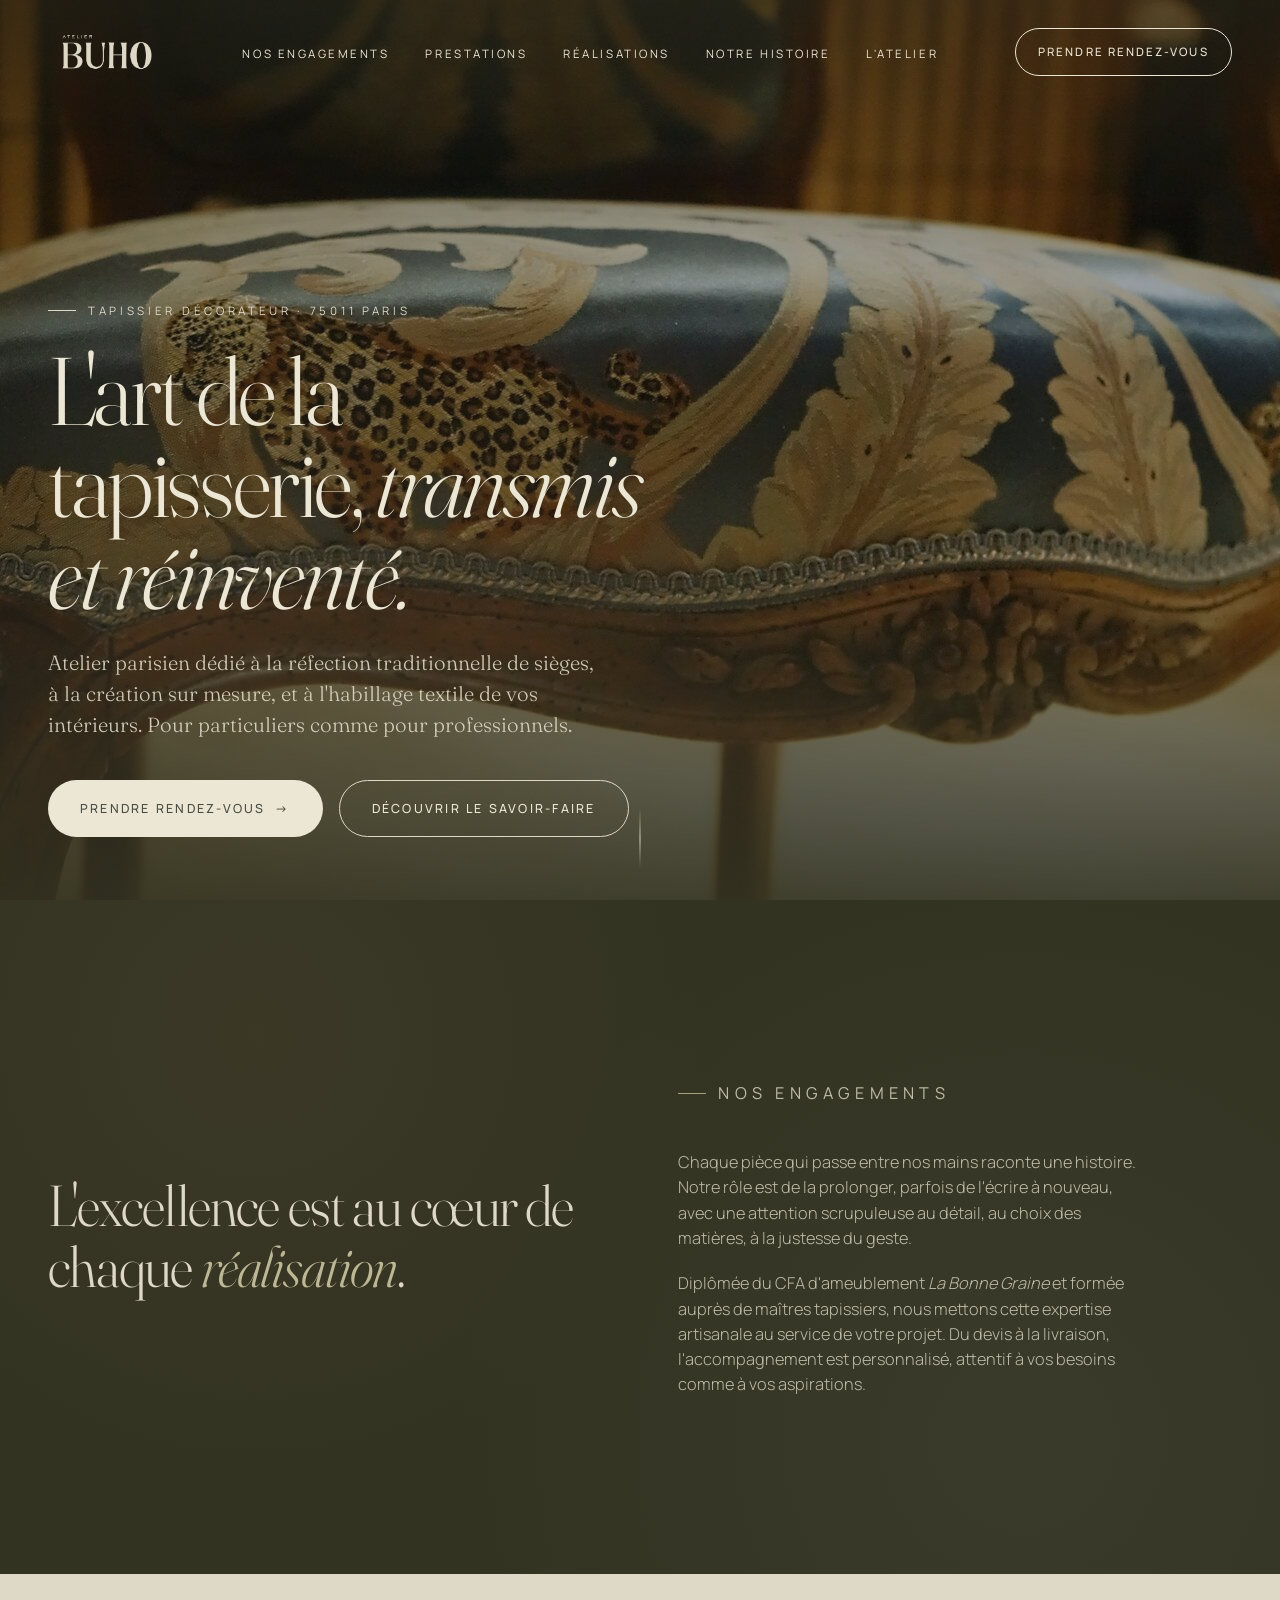
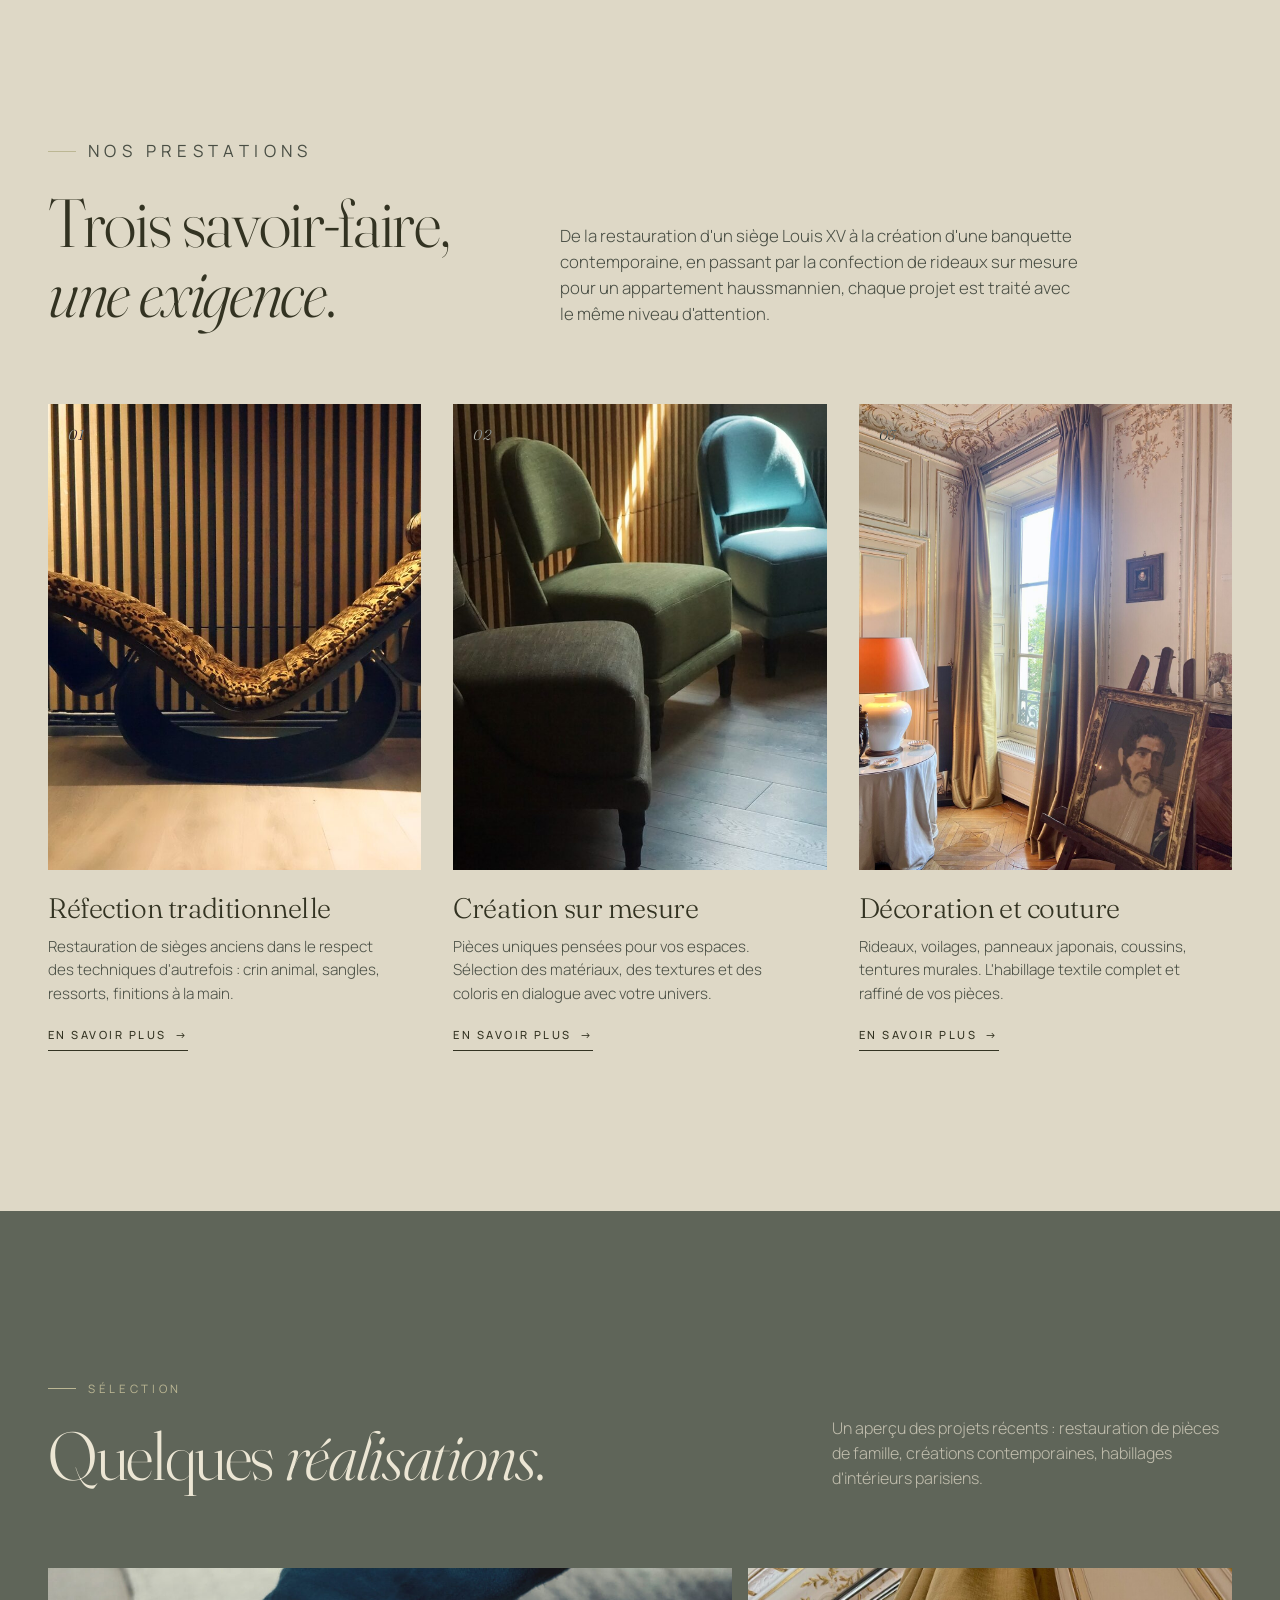
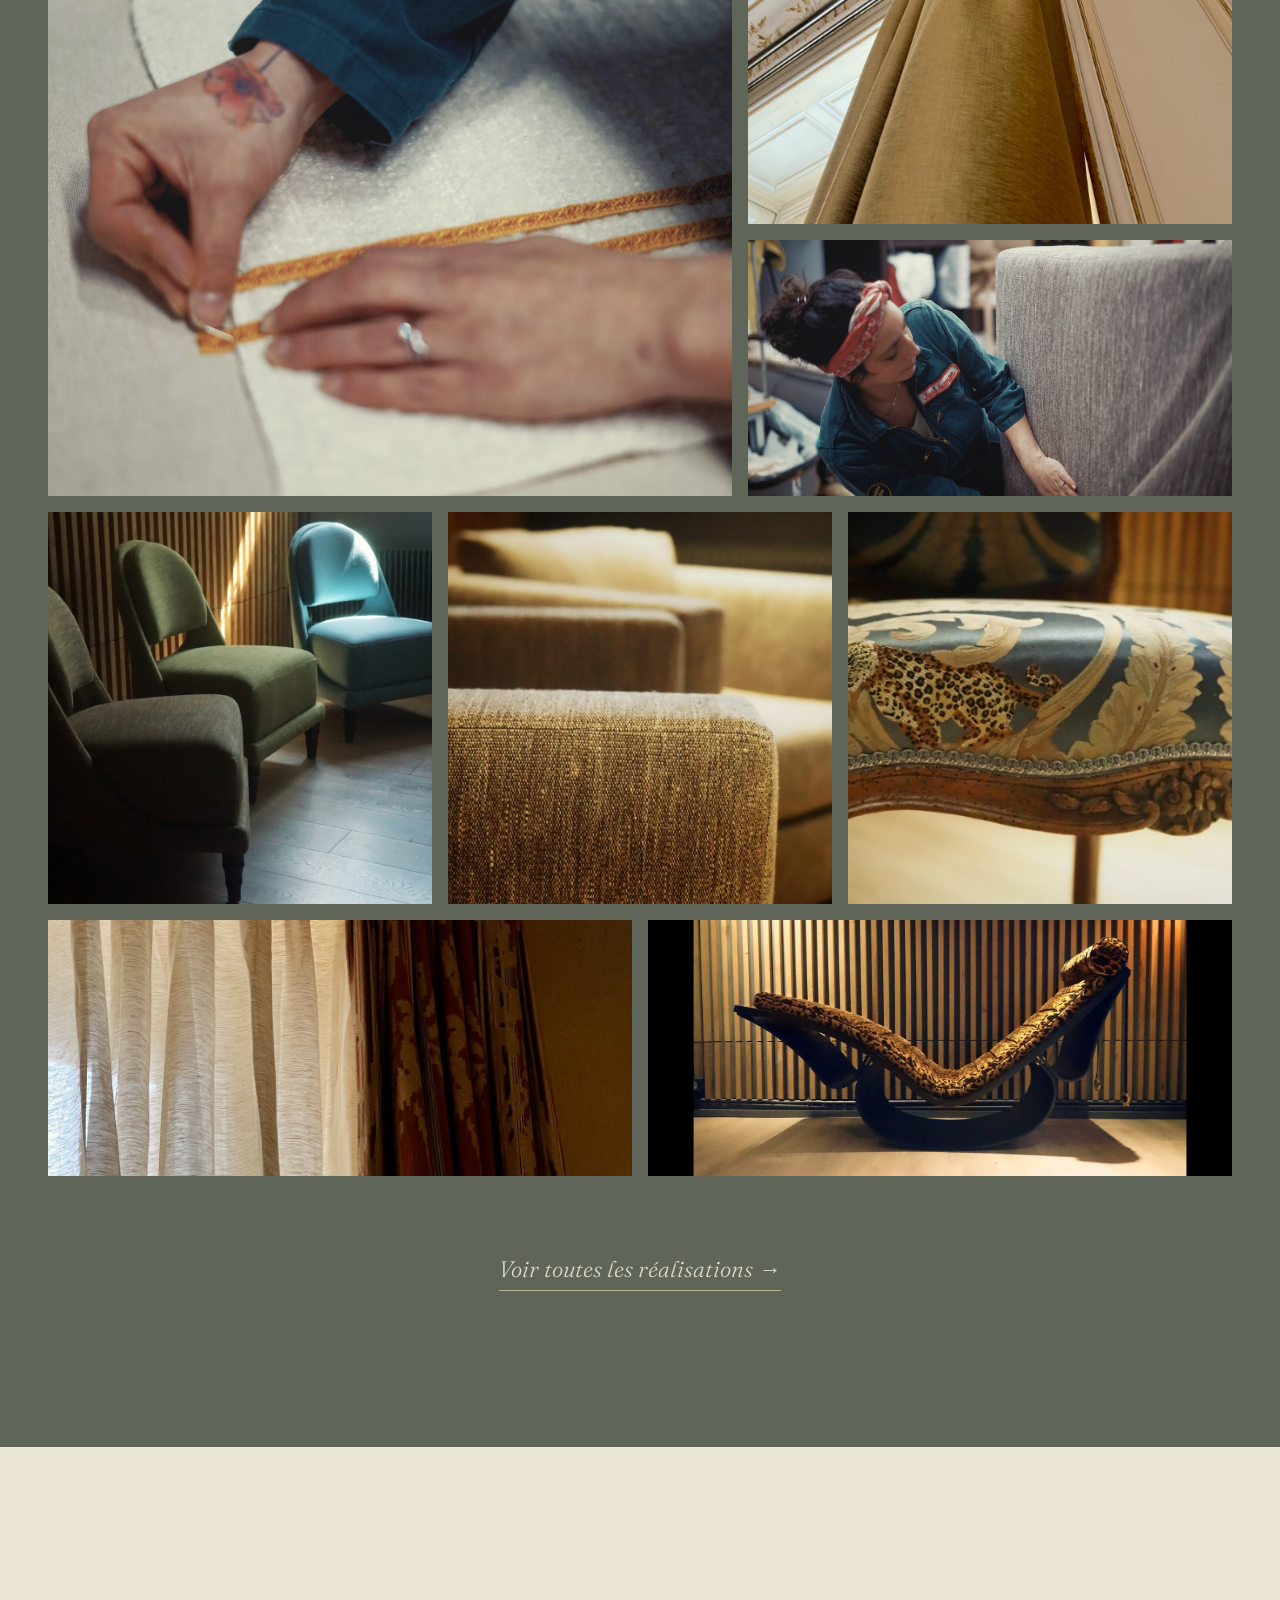
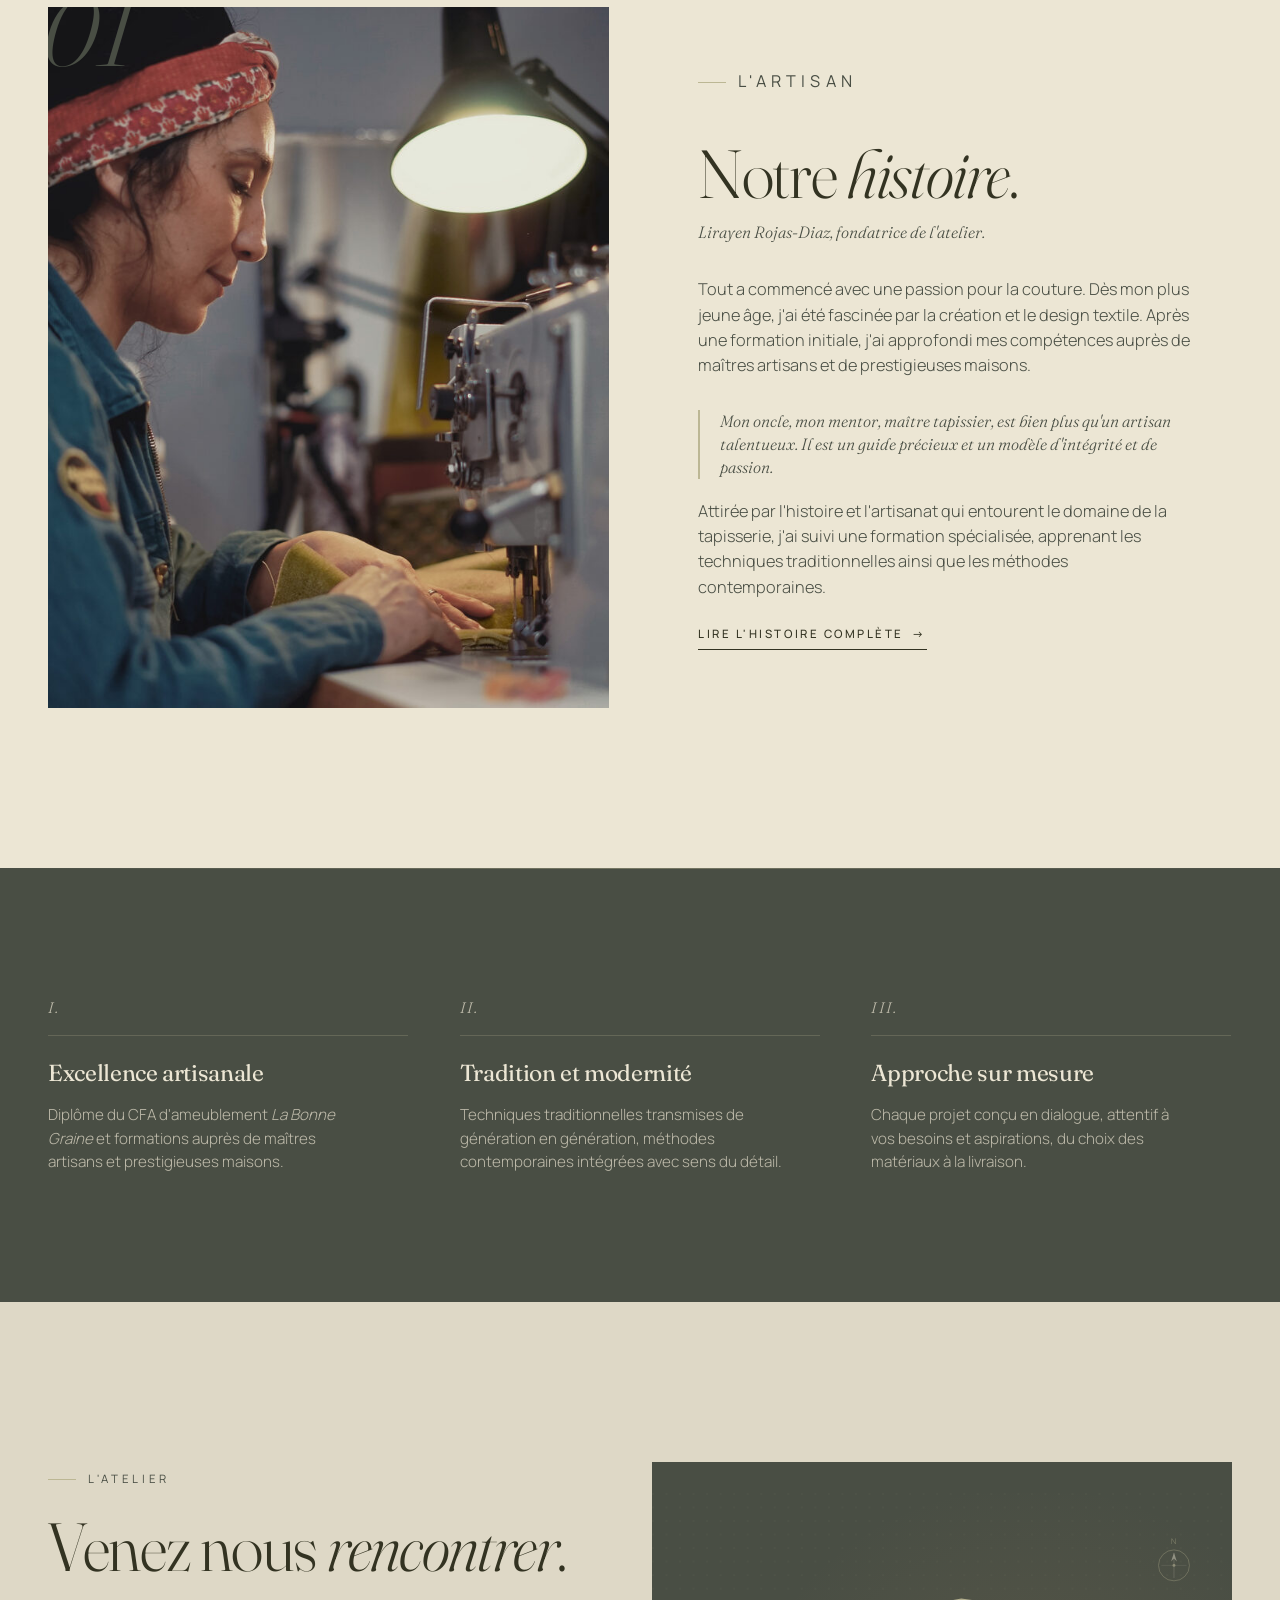
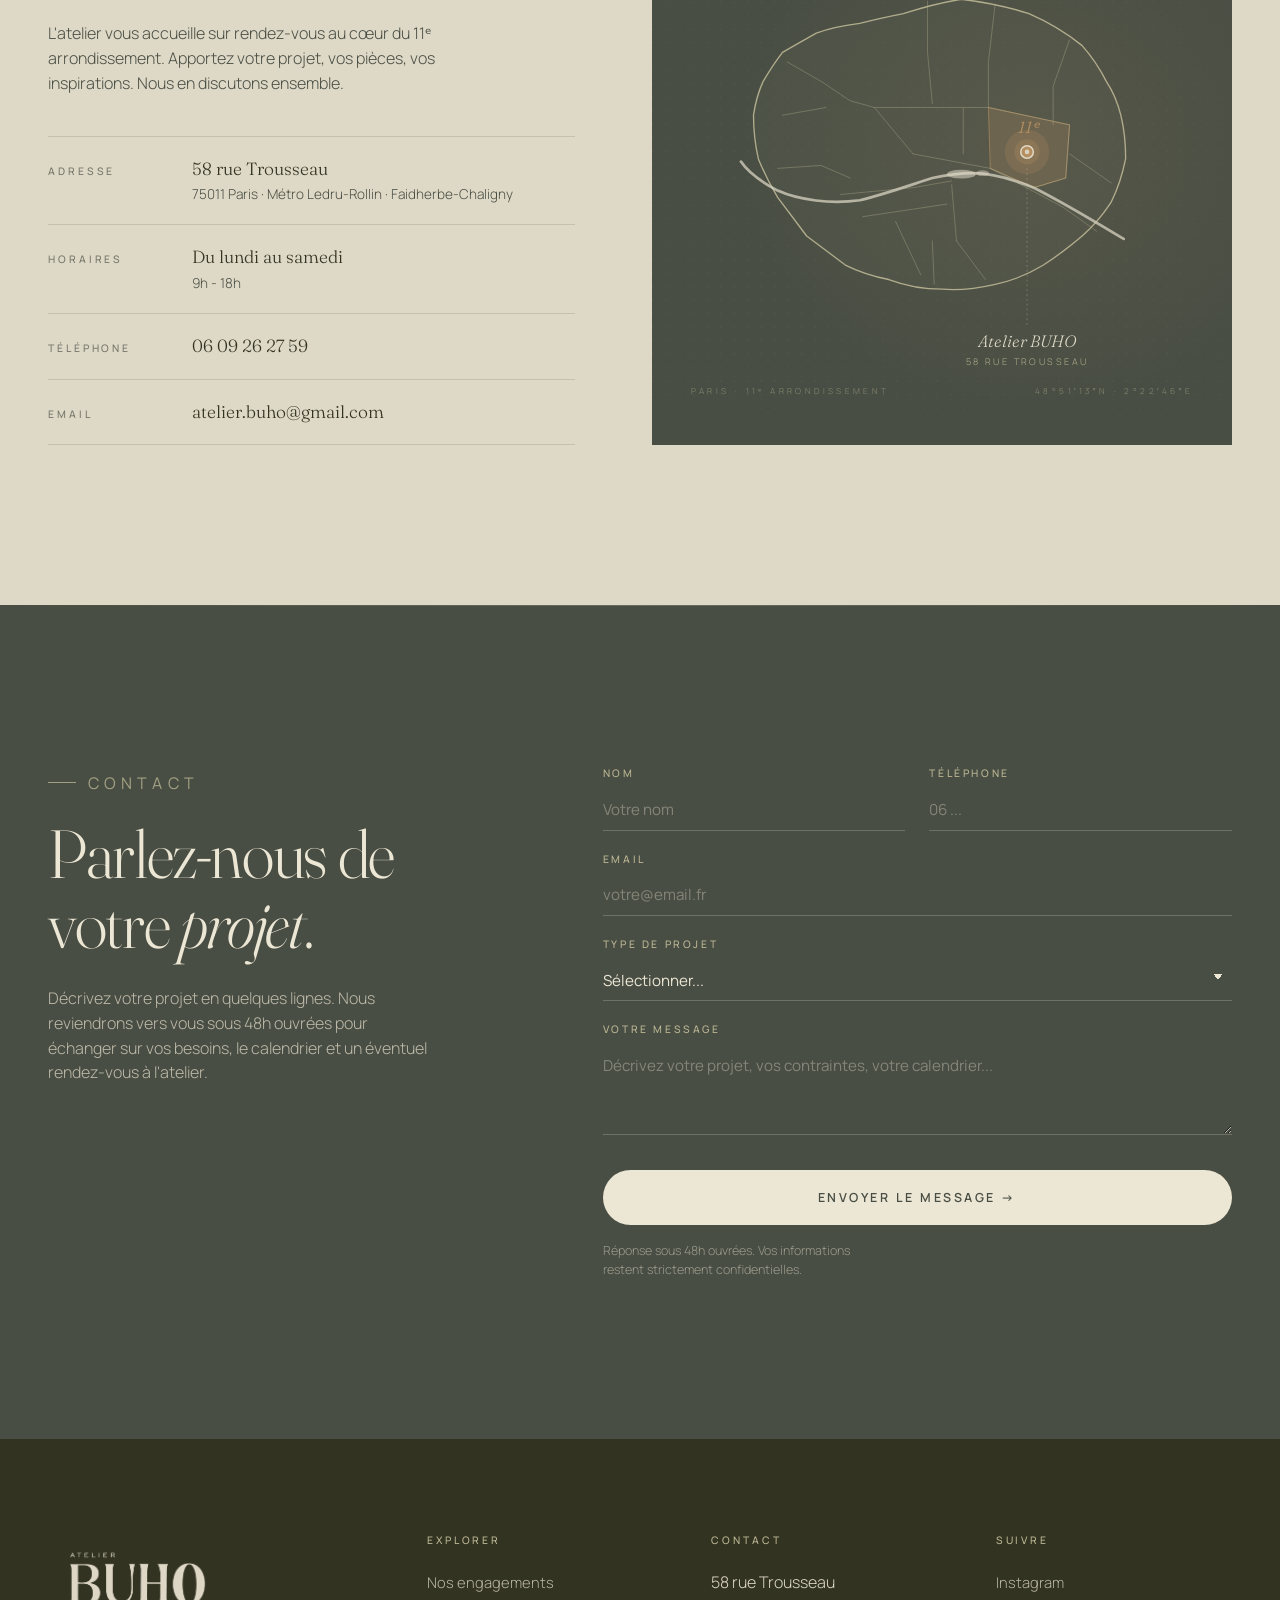
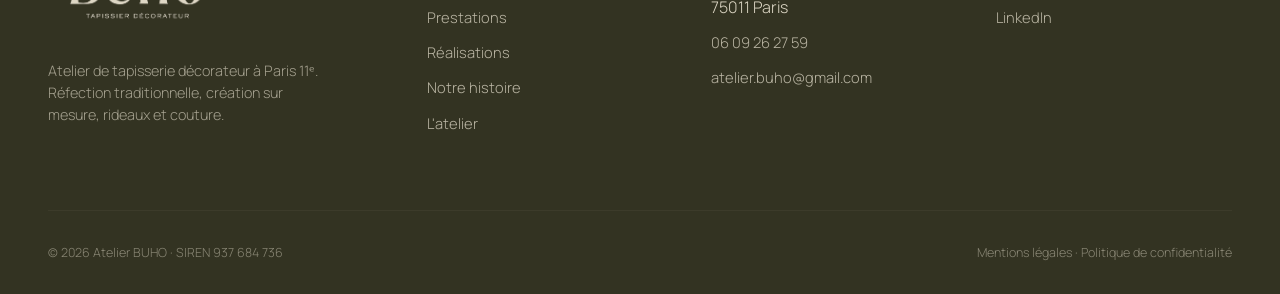
<file: index-v2.html>
<!DOCTYPE html>
<html lang="fr">
<head>
  <meta charset="UTF-8" />
  <meta name="viewport" content="width=device-width, initial-scale=1.0" />
  <title>Atelier BUHO · Tapissier décorateur à Paris 11ᵉ · Réfection et création sur mesure</title>
  <meta name="description" content="Atelier de tapisserie décorateur à Paris 11ᵉ, rue Trousseau. Réfection traditionnelle de sièges, création sur mesure, rideaux et décoration couture. Savoir-faire artisanal pour particuliers et professionnels." />
  <meta name="keywords" content="tapissier paris, tapissier décorateur paris 11, réfection fauteuil paris, restauration siège ancien, création sur mesure tapisserie, rideaux sur mesure paris, atelier tapisserie" />
  <meta name="author" content="Atelier BUHO" />
  <meta name="robots" content="index, follow" />

  <!-- Open Graph -->
  <meta property="og:type" content="website" />
  <meta property="og:locale" content="fr_FR" />
  <meta property="og:site_name" content="Atelier BUHO" />
  <meta property="og:title" content="Atelier BUHO · Tapissier décorateur à Paris" />
  <meta property="og:description" content="Atelier de tapisserie à Paris 11ᵉ. Réfection traditionnelle, création sur mesure, rideaux et décoration couture." />
  <meta property="og:image" content="images/optimized/leopard-chair-detail.jpg" />

  <!-- Twitter -->
  <meta name="twitter:card" content="summary_large_image" />
  <meta name="twitter:title" content="Atelier BUHO · Tapissier décorateur à Paris" />
  <meta name="twitter:description" content="Réfection traditionnelle, création sur mesure, rideaux et couture. Paris 11ᵉ." />
  <meta name="twitter:image" content="images/optimized/leopard-chair-detail.jpg" />

  <!-- Schema.org : LocalBusiness -->
  <script type="application/ld+json">
  {
    "@context": "https://schema.org",
    "@type": "LocalBusiness",
    "@id": "https://atelier-buho.com/#business",
    "name": "Atelier BUHO",
    "description": "Atelier de tapisserie décorateur à Paris 11ᵉ. Réfection traditionnelle, création sur mesure, rideaux et décoration couture.",
    "url": "https://atelier-buho.com/",
    "telephone": "+33609262759",
    "email": "atelier.buho@gmail.com",
    "image": "https://atelier-buho.com/images/optimized/leopard-chair-detail.jpg",
    "priceRange": "€€€",
    "address": {
      "@type": "PostalAddress",
      "streetAddress": "58 rue Trousseau",
      "addressLocality": "Paris",
      "postalCode": "75011",
      "addressCountry": "FR"
    },
    "geo": {
      "@type": "GeoCoordinates",
      "latitude": "48.8538",
      "longitude": "2.3795"
    },
    "founder": {
      "@type": "Person",
      "name": "Lirayen Rojas-Diaz",
      "jobTitle": "Tapissière décoratrice"
    },
    "areaServed": {
      "@type": "City",
      "name": "Paris"
    },
    "knowsAbout": [
      "Tapisserie d'ameublement",
      "Réfection de sièges anciens",
      "Création de mobilier sur mesure",
      "Rideaux sur mesure",
      "Décoration textile"
    ]
  }
  </script>

  <!-- Fonts -->
  <link rel="preconnect" href="https://fonts.googleapis.com" />
  <link rel="preconnect" href="https://fonts.gstatic.com" crossorigin />
  <link href="https://fonts.googleapis.com/css2?family=Fraunces:ital,opsz,wght@0,9..144,300;0,9..144,400;0,9..144,500;1,9..144,300;1,9..144,400&family=Manrope:wght@200;300;400;500;600&display=swap" rel="stylesheet" />

  <style>
    /* ============================================
       BRAND TOKENS · Atelier BUHO
       ============================================ */
    :root {
      /* Palette chromatique (charte octobre 2024) */
      --sage: #5f6559;          /* Pantone 4193 C, primaire fond */
      --sage-deep: #494e44;     /* Plus sombre, dérivé */
      --olive-black: #333322;   /* Pantone Black 2C */
      --cream: #ded8c6;         /* Pantone 7527 C */
      --cream-light: #ece6d4;
      --olive: #bcb794;         /* Pantone 453 C */
      --sage-light: #85918a;    /* Pantone 4192 C */
      --tan: #b58f60;           /* Pantone 6009 C, accent chaud */
      --ink: #1f1f15;

      /* Typo */
      --font-display: 'Fraunces', 'Cormorant Garamond', 'EB Garamond', Georgia, serif;
      --font-body: 'Manrope', 'Inter', -apple-system, BlinkMacSystemFont, sans-serif;

      /* Layout */
      --max: 1440px;
      --gutter: clamp(1.25rem, 4vw, 3rem);

      /* Motion */
      --ease: cubic-bezier(0.2, 0.7, 0.2, 1);
    }

    /* ============================================
       RESET
       ============================================ */
    *, *::before, *::after { box-sizing: border-box; margin: 0; padding: 0; }
    html { scroll-behavior: smooth; }
    body {
      font-family: var(--font-body);
      font-weight: 300;
      line-height: 1.55;
      color: var(--cream-light);
      background: var(--sage);
      -webkit-font-smoothing: antialiased;
      -moz-osx-font-smoothing: grayscale;
      text-rendering: optimizeLegibility;
      overflow-x: hidden;
    }
    img, video { display: block; max-width: 100%; height: auto; }
    a { color: inherit; text-decoration: none; }
    button { font: inherit; cursor: pointer; border: none; background: none; color: inherit; }
    ::selection { background: var(--tan); color: var(--olive-black); }

    /* ============================================
       TYPOGRAPHY SYSTEM
       ============================================ */
    .eyebrow {
      font-family: var(--font-body);
      font-size: 0.72rem;
      font-weight: 400;
      letter-spacing: 0.32em;
      text-transform: uppercase;
      color: var(--olive);
      display: inline-flex;
      align-items: center;
      gap: 0.75rem;
    }
    .eyebrow::before {
      content: '';
      display: inline-block;
      width: 1.75rem;
      height: 1px;
      background: var(--olive);
    }
    .eyebrow.no-line::before { display: none; }

    h1, h2, h3, h4 {
      font-family: var(--font-display);
      font-weight: 300;
      line-height: 1;
      letter-spacing: -0.015em;
    }

    .display-xl {
      font-family: var(--font-display);
      font-size: clamp(3rem, 7.5vw, 6.5rem);
      font-weight: 300;
      line-height: 0.96;
      letter-spacing: -0.025em;
      font-variation-settings: "opsz" 144;
    }
    .display-lg {
      font-family: var(--font-display);
      font-size: clamp(2.25rem, 5.5vw, 4.25rem);
      font-weight: 300;
      line-height: 1.02;
      letter-spacing: -0.02em;
      font-variation-settings: "opsz" 120;
    }
    .display-md {
      font-family: var(--font-display);
      font-size: clamp(1.75rem, 3.2vw, 2.5rem);
      font-weight: 400;
      line-height: 1.1;
      letter-spacing: -0.015em;
      font-variation-settings: "opsz" 60;
    }
    em, i {
      font-style: italic;
      font-variation-settings: "opsz" 144;
    }

    p { max-width: 64ch; }
    .lead {
      font-family: var(--font-display);
      font-size: clamp(1.15rem, 1.6vw, 1.4rem);
      font-weight: 300;
      line-height: 1.5;
      font-variation-settings: "opsz" 24;
    }

    /* ============================================
       LAYOUT UTILITIES
       ============================================ */
    .container {
      max-width: var(--max);
      margin: 0 auto;
      padding: 0 var(--gutter);
    }
    .section { position: relative; }
    .section-pad { padding: clamp(5rem, 12vw, 9rem) 0; }
    .grid { display: grid; gap: 2rem; }

    /* ============================================
       NAV
       ============================================ */
    .nav {
      position: fixed;
      top: 0; left: 0; right: 0;
      z-index: 100;
      padding: 1.5rem var(--gutter);
      display: flex;
      align-items: center;
      justify-content: space-between;
      transition: background 0.4s var(--ease), padding 0.3s var(--ease), border-color 0.4s var(--ease);
      border-bottom: 1px solid transparent;
      mix-blend-mode: normal;
    }
    .nav.scrolled {
      background: rgba(236, 230, 212, 0.92);
      backdrop-filter: blur(14px) saturate(120%);
      -webkit-backdrop-filter: blur(14px) saturate(120%);
      padding: 1rem var(--gutter);
      border-color: rgba(51, 51, 34, 0.08);
    }
    .nav-brand {
      display: flex;
      align-items: center;
      line-height: 1;
    }
    .nav-brand img {
      height: 56px;
      width: auto;
      display: block;
      transition: height 0.3s var(--ease), filter 0.4s var(--ease);
    }
    .nav.scrolled .nav-brand img {
      height: 44px;
      filter: brightness(0) saturate(100%) invert(11%) sepia(15%) saturate(630%) hue-rotate(35deg) brightness(95%) contrast(90%);
    }
    @media (max-width: 880px) {
      .nav-brand img { height: 42px; }
      .nav.scrolled .nav-brand img { height: 36px; }
    }
    .nav-links {
      display: flex;
      gap: 2.25rem;
      list-style: none;
    }
    .nav-links a {
      font-size: 0.72rem;
      font-weight: 400;
      letter-spacing: 0.22em;
      text-transform: uppercase;
      color: var(--cream-light);
      position: relative;
      padding: 0.5rem 0;
      transition: color 0.3s var(--ease);
    }
    .nav.scrolled .nav-links a { color: var(--olive-black); }
    .nav-links a::after {
      content: '';
      position: absolute;
      left: 0; bottom: 0.25rem;
      width: 0;
      height: 1px;
      background: var(--olive);
      transition: width 0.4s var(--ease, ease), background 0.3s var(--ease);
    }
    .nav.scrolled .nav-links a::after { background: var(--sage-deep); }
    .nav-links a:hover { color: var(--olive); }
    .nav.scrolled .nav-links a:hover { color: var(--tan); }
    .nav-links a:hover::after { width: 100%; }
    .nav-cta {
      font-size: 0.72rem;
      font-weight: 500;
      letter-spacing: 0.18em;
      text-transform: uppercase;
      padding: 0.85rem 1.4rem;
      border: 1px solid var(--cream-light);
      border-radius: 999px;
      color: var(--cream-light);
      transition: all 0.3s var(--ease);
    }
    .nav-cta:hover {
      background: var(--cream-light);
      color: var(--sage-deep);
    }
    .nav.scrolled .nav-cta {
      border-color: var(--sage-deep);
      color: var(--sage-deep);
    }
    .nav.scrolled .nav-cta:hover {
      background: var(--sage-deep);
      color: var(--cream-light);
    }
    @media (max-width: 880px) {
      .nav-links { display: none; }
    }

    /* ============================================
       HERO
       ============================================ */
    .hero {
      position: relative;
      min-height: 100vh;
      min-height: 100dvh;
      display: flex;
      align-items: flex-end;
      overflow: hidden;
      background: var(--olive-black);
    }
    .hero-media {
      position: absolute;
      inset: 0;
      z-index: 0;
    }
    .hero-media img {
      width: 100%;
      height: 100%;
      object-fit: cover;
      object-position: center 60%;
      filter: brightness(0.65) saturate(1.1);
      animation: heroZoom 18s var(--ease) forwards;
    }
    @keyframes heroZoom {
      from { transform: scale(1.08); }
      to { transform: scale(1); }
    }
    .hero-media::after {
      content: '';
      position: absolute;
      inset: 0;
      background:
        linear-gradient(180deg, rgba(51, 51, 34, 0.5) 0%, transparent 30%, transparent 60%, rgba(51, 51, 34, 0.85) 100%),
        radial-gradient(ellipse at 20% 80%, rgba(74, 79, 68, 0.35) 0%, transparent 60%);
      pointer-events: none;
    }
    .hero-content {
      position: relative;
      z-index: 2;
      padding: clamp(5rem, 11vh, 8rem) var(--gutter) clamp(3rem, 7vh, 5rem);
      max-width: var(--max);
      margin: 0 auto;
      width: 100%;
      animation: heroFade 1.2s var(--ease) 0.3s backwards;
    }
    @keyframes heroFade {
      from { opacity: 0; transform: translateY(20px); }
      to { opacity: 1; transform: translateY(0); }
    }
    .hero-content .eyebrow { color: var(--cream); }
    .hero-content .eyebrow::before { background: var(--cream); }
    .hero-content h1 {
      margin: 1.5rem 0 1.75rem;
      color: var(--cream-light);
      max-width: 14ch;
    }
    .hero-content .lead {
      color: var(--cream);
      opacity: 0.92;
      max-width: 42ch;
      margin-bottom: 2.5rem;
    }
    .cta-row {
      display: flex;
      gap: 1rem;
      flex-wrap: wrap;
    }
    .btn {
      display: inline-flex;
      align-items: center;
      gap: 0.6rem;
      font-size: 0.78rem;
      font-weight: 500;
      letter-spacing: 0.18em;
      text-transform: uppercase;
      padding: 1.1rem 2rem;
      border-radius: 999px;
      transition: all 0.35s var(--ease);
      white-space: nowrap;
    }
    .btn-primary {
      background: var(--cream-light);
      color: var(--sage-deep);
    }
    .btn-primary:hover {
      background: var(--olive);
      transform: translateY(-2px);
      box-shadow: 0 10px 30px -10px rgba(0,0,0,0.4);
    }
    .btn-ghost {
      border: 1px solid var(--cream);
      color: var(--cream-light);
    }
    .btn-ghost:hover {
      background: rgba(222, 216, 198, 0.1);
      border-color: var(--cream-light);
    }
    .btn .arrow {
      display: inline-block;
      transition: transform 0.3s var(--ease);
    }
    .btn:hover .arrow { transform: translateX(4px); }

    .scroll-indicator {
      position: absolute;
      bottom: 2rem;
      left: 50%;
      transform: translateX(-50%);
      z-index: 2;
      width: 1px;
      height: 60px;
      background: linear-gradient(180deg, transparent, var(--cream) 50%, transparent);
      animation: scrollPulse 2.4s var(--ease) infinite;
    }
    @keyframes scrollPulse {
      0%, 100% { opacity: 0.3; transform: translateX(-50%) scaleY(0.7); }
      50% { opacity: 1; transform: translateX(-50%) scaleY(1); }
    }

    /* ============================================
       MANIFESTO
       ============================================ */
    .manifesto {
      background: var(--olive-black);
      color: var(--cream-light);
      padding: clamp(7rem, 16vw, 11rem) 0;
      position: relative;
      overflow: hidden;
    }
    .manifesto::before {
      content: '';
      position: absolute;
      inset: 0;
      background-image:
        radial-gradient(circle at 20% 20%, rgba(181, 143, 96, 0.06) 0%, transparent 40%),
        radial-gradient(circle at 80% 80%, rgba(133, 145, 138, 0.08) 0%, transparent 50%);
      pointer-events: none;
    }
    .manifesto-grid {
      display: grid;
      grid-template-columns: 1fr 1fr;
      gap: clamp(2rem, 6vw, 6rem);
      align-items: center;
      position: relative;
      z-index: 1;
    }
    @media (max-width: 880px) {
      .manifesto-grid { grid-template-columns: 1fr; }
    }
    .manifesto-quote {
      font-family: var(--font-display);
      font-size: clamp(2rem, 4.5vw, 3.75rem);
      font-weight: 300;
      line-height: 1.05;
      letter-spacing: -0.02em;
      color: var(--cream);
      font-variation-settings: "opsz" 120;
    }
    .manifesto-quote em {
      color: var(--olive);
      font-variation-settings: "opsz" 144;
    }
    .manifesto-text {
      max-width: 46ch;
    }
    .manifesto-text .eyebrow { margin-bottom: 1.5rem; }
    .manifesto-text p {
      font-size: 1.02rem;
      color: var(--cream);
      opacity: 0.82;
    }
    .manifesto-text p + p { margin-top: 1.25rem; }

    /* ============================================
       SAVOIR-FAIRE
       ============================================ */
    .savoir-faire {
      background: var(--cream);
      color: var(--olive-black);
      padding: clamp(6rem, 13vw, 10rem) 0;
    }
    .savoir-faire .section-header {
      display: grid;
      grid-template-columns: 1fr 1.5fr;
      gap: 4rem;
      align-items: end;
      margin-bottom: clamp(3rem, 6vw, 5rem);
    }
    @media (max-width: 880px) {
      .savoir-faire .section-header { grid-template-columns: 1fr; gap: 1.5rem; }
    }
    .savoir-faire h2 {
      color: var(--olive-black);
      max-width: 12ch;
    }
    .savoir-faire .section-header p {
      color: var(--sage-deep);
      font-size: 1.05rem;
      max-width: 52ch;
    }

    .prestations {
      display: grid;
      grid-template-columns: repeat(3, 1fr);
      gap: clamp(1rem, 2.5vw, 2rem);
    }
    @media (max-width: 880px) {
      .prestations { grid-template-columns: 1fr; gap: 2.5rem; }
    }
    .prestation {
      position: relative;
      cursor: pointer;
    }
    .prestation-img {
      aspect-ratio: 4/5;
      overflow: hidden;
      margin-bottom: 1.5rem;
      background: var(--sage);
      position: relative;
    }
    .prestation-img img {
      width: 100%;
      height: 100%;
      object-fit: cover;
      transition: transform 1.2s var(--ease), filter 0.6s var(--ease);
    }
    .prestation:hover .prestation-img img {
      transform: scale(1.06);
      filter: brightness(1.05);
    }
    .prestation-number {
      position: absolute;
      top: 1.25rem;
      left: 1.25rem;
      font-family: var(--font-display);
      font-size: 0.9rem;
      font-style: italic;
      color: var(--cream);
      letter-spacing: 0.05em;
      mix-blend-mode: difference;
      opacity: 0.9;
    }
    .prestation h3 {
      font-size: clamp(1.4rem, 2.2vw, 1.9rem);
      color: var(--olive-black);
      margin-bottom: 0.75rem;
      font-variation-settings: "opsz" 40;
    }
    .prestation p {
      color: var(--sage-deep);
      font-size: 0.95rem;
      max-width: 38ch;
      margin-bottom: 1rem;
    }
    .prestation-link {
      font-size: 0.7rem;
      font-weight: 500;
      letter-spacing: 0.22em;
      text-transform: uppercase;
      color: var(--olive-black);
      display: inline-flex;
      align-items: center;
      gap: 0.5rem;
      padding-bottom: 0.4rem;
      border-bottom: 1px solid var(--olive-black);
      transition: all 0.3s var(--ease);
    }
    .prestation-link:hover {
      color: var(--tan);
      border-color: var(--tan);
      gap: 0.8rem;
    }

    /* ============================================
       RÉALISATIONS
       ============================================ */
    .realisations {
      background: var(--sage);
      padding: clamp(6rem, 13vw, 10rem) 0;
      overflow: hidden;
    }
    .realisations .section-header {
      display: flex;
      justify-content: space-between;
      align-items: flex-end;
      flex-wrap: wrap;
      gap: 2rem;
      margin-bottom: clamp(3rem, 6vw, 5rem);
    }
    .realisations h2 {
      color: var(--cream-light);
      max-width: 16ch;
    }
    .gallery {
      display: grid;
      grid-template-columns: repeat(12, 1fr);
      grid-auto-rows: 120px;
      gap: 1rem;
    }
    @media (max-width: 880px) {
      .gallery {
        grid-template-columns: repeat(6, 1fr);
        grid-auto-rows: 100px;
        gap: 0.75rem;
      }
    }
    .gal-item {
      position: relative;
      overflow: hidden;
      background: var(--sage-deep);
      cursor: pointer;
    }
    .gal-item img {
      width: 100%; height: 100%;
      object-fit: cover;
      transition: transform 1.2s var(--ease), filter 0.6s var(--ease);
    }
    .gal-item:hover img {
      transform: scale(1.05);
      filter: brightness(1.08);
    }
    .gal-item::after {
      content: '';
      position: absolute;
      inset: 0;
      background: linear-gradient(180deg, transparent 60%, rgba(51,51,34,0.7) 100%);
      opacity: 0;
      transition: opacity 0.4s var(--ease);
      pointer-events: none;
    }
    .gal-item:hover::after { opacity: 1; }
    .gal-caption {
      position: absolute;
      bottom: 1rem; left: 1rem; right: 1rem;
      z-index: 2;
      opacity: 0;
      transform: translateY(8px);
      transition: all 0.4s var(--ease) 0.05s;
      color: var(--cream-light);
      pointer-events: none;
    }
    .gal-item:hover .gal-caption {
      opacity: 1;
      transform: translateY(0);
    }
    .gal-caption .cap-eyebrow {
      font-size: 0.62rem;
      letter-spacing: 0.28em;
      text-transform: uppercase;
      color: var(--olive);
      margin-bottom: 0.3rem;
    }
    .gal-caption .cap-title {
      font-family: var(--font-display);
      font-size: 1.1rem;
      font-style: italic;
      font-variation-settings: "opsz" 36;
    }

    /* Asymmetric grid placement */
    .gal-1 { grid-column: span 7; grid-row: span 4; }
    .gal-2 { grid-column: span 5; grid-row: span 2; }
    .gal-3 { grid-column: span 5; grid-row: span 2; }
    .gal-4 { grid-column: span 4; grid-row: span 3; }
    .gal-5 { grid-column: span 4; grid-row: span 3; }
    .gal-6 { grid-column: span 4; grid-row: span 3; }
    .gal-7 { grid-column: span 6; grid-row: span 2; }
    .gal-8 { grid-column: span 6; grid-row: span 2; }
    @media (max-width: 880px) {
      .gal-1 { grid-column: span 6; grid-row: span 3; }
      .gal-2 { grid-column: span 3; grid-row: span 2; }
      .gal-3 { grid-column: span 3; grid-row: span 2; }
      .gal-4 { grid-column: span 3; grid-row: span 2; }
      .gal-5 { grid-column: span 3; grid-row: span 2; }
      .gal-6 { grid-column: span 3; grid-row: span 2; }
      .gal-7 { grid-column: span 3; grid-row: span 2; }
      .gal-8 { grid-column: span 6; grid-row: span 2; }
    }

    .gallery-cta {
      text-align: center;
      margin-top: clamp(3rem, 6vw, 5rem);
    }
    .gallery-cta a {
      font-family: var(--font-display);
      font-size: 1.4rem;
      font-style: italic;
      color: var(--cream);
      border-bottom: 1px solid var(--olive);
      padding-bottom: 0.4rem;
      transition: all 0.3s var(--ease);
    }
    .gallery-cta a:hover {
      color: var(--olive);
      border-color: var(--cream);
    }

    /* ============================================
       ARTISAN
       ============================================ */
    .artisan {
      background: var(--cream-light);
      color: var(--olive-black);
      padding: clamp(6rem, 13vw, 10rem) 0;
    }
    .artisan-grid {
      display: grid;
      grid-template-columns: 1.05fr 1fr;
      gap: clamp(2.5rem, 7vw, 6rem);
      align-items: center;
    }
    @media (max-width: 880px) {
      .artisan-grid { grid-template-columns: 1fr; }
    }
    .artisan-img {
      position: relative;
      aspect-ratio: 4/5;
      overflow: hidden;
    }
    .artisan-img img {
      width: 100%; height: 100%;
      object-fit: cover;
      filter: grayscale(0.05);
    }
    .artisan-img::before {
      content: '01';
      position: absolute;
      top: -1.5rem; left: -0.5rem;
      font-family: var(--font-display);
      font-style: italic;
      font-size: 6rem;
      color: var(--sage-deep);
      z-index: 2;
      font-variation-settings: "opsz" 144;
      line-height: 1;
    }
    @media (max-width: 880px) {
      .artisan-img::before { font-size: 4rem; top: -1rem; }
    }
    .artisan-text h2 {
      color: var(--olive-black);
      margin: 1.5rem 0 0.75rem;
    }
    .artisan-subtitle {
      font-family: var(--font-display);
      font-style: italic;
      font-size: clamp(1.15rem, 1.6vw, 1.5rem);
      font-weight: 300;
      color: var(--sage-deep);
      margin-bottom: 2rem !important;
      max-width: none !important;
      font-variation-settings: "opsz" 36;
    }
    .artisan-text p {
      color: var(--sage-deep);
      max-width: 50ch;
      margin-bottom: 1.25rem;
      font-size: 1.02rem;
    }
    .artisan-quote {
      font-family: var(--font-display);
      font-style: italic;
      font-size: 1.35rem;
      line-height: 1.4;
      color: var(--sage-deep);
      padding-left: 1.25rem;
      border-left: 2px solid var(--olive);
      margin: 2rem 0 2.5rem;
      max-width: 42ch;
      font-variation-settings: "opsz" 36;
    }
    .artisan-link {
      display: inline-flex;
      align-items: center;
      gap: 0.5rem;
      font-size: 0.72rem;
      font-weight: 500;
      letter-spacing: 0.22em;
      text-transform: uppercase;
      color: var(--olive-black);
      padding-bottom: 0.4rem;
      border-bottom: 1px solid var(--olive-black);
      transition: all 0.3s var(--ease);
    }
    .artisan-link:hover {
      color: var(--tan);
      border-color: var(--tan);
      gap: 0.8rem;
    }

    /* ============================================
       VALEURS
       ============================================ */
    .valeurs {
      background: var(--sage-deep);
      padding: clamp(5rem, 11vw, 8rem) 0;
      position: relative;
      overflow: hidden;
    }
    .valeurs::before {
      content: '';
      position: absolute;
      top: 0; left: 0; right: 0;
      height: 1px;
      background: linear-gradient(90deg, transparent, var(--olive), transparent);
      opacity: 0.4;
    }
    .valeurs-grid {
      display: grid;
      grid-template-columns: repeat(3, 1fr);
      gap: clamp(2rem, 4vw, 4rem);
    }
    @media (max-width: 880px) {
      .valeurs-grid { grid-template-columns: 1fr; gap: 3rem; }
    }
    .valeur {
      text-align: left;
    }
    .valeur-num {
      font-family: var(--font-display);
      font-size: 0.9rem;
      font-style: italic;
      color: var(--olive);
      letter-spacing: 0.15em;
      margin-bottom: 1.5rem;
      padding-bottom: 1rem;
      border-bottom: 1px solid rgba(188, 183, 148, 0.3);
    }
    .valeur h3 {
      font-size: 1.45rem;
      font-weight: 400;
      color: var(--cream-light);
      margin-bottom: 1rem;
      line-height: 1.15;
      font-variation-settings: "opsz" 36;
    }
    .valeur p {
      color: var(--cream);
      opacity: 0.78;
      font-size: 0.95rem;
      max-width: 36ch;
    }

    /* ============================================
       CONTACT / ATELIER
       ============================================ */
    .contact {
      background: var(--cream);
      color: var(--olive-black);
      padding: clamp(6rem, 13vw, 10rem) 0;
    }
    .contact-grid {
      display: grid;
      grid-template-columns: 1fr 1.1fr;
      gap: clamp(2.5rem, 6vw, 5rem);
    }
    @media (max-width: 880px) {
      .contact-grid { grid-template-columns: 1fr; }
    }
    .contact-info h2 {
      color: var(--olive-black);
      margin: 1.5rem 0 2.5rem;
      max-width: 14ch;
    }
    .info-list {
      list-style: none;
      margin-bottom: 0;
    }
    .info-item {
      padding: 1.25rem 0;
      border-top: 1px solid rgba(94, 101, 89, 0.2);
      display: grid;
      grid-template-columns: 8rem 1fr;
      gap: 1rem;
      align-items: baseline;
    }
    .info-item:last-child { border-bottom: 1px solid rgba(94, 101, 89, 0.2); }
    .info-label {
      font-size: 0.65rem;
      font-weight: 500;
      letter-spacing: 0.28em;
      text-transform: uppercase;
      color: var(--sage-deep);
      opacity: 0.7;
    }
    .info-value {
      font-family: var(--font-display);
      font-size: 1.1rem;
      color: var(--olive-black);
      line-height: 1.4;
      font-variation-settings: "opsz" 24;
    }
    .info-value a:hover { color: var(--tan); }
    .info-value .small {
      font-family: var(--font-body);
      font-size: 0.85rem;
      color: var(--sage-deep);
      display: block;
      margin-top: 0.25rem;
    }

    /* ============================================
       ATELIER MAP (Paris SVG)
       ============================================ */
    .atelier-map {
      position: relative;
      width: 100%;
      min-height: 380px;
      background: var(--sage-deep);
      overflow: hidden;
      align-self: stretch;
    }
    .atelier-map svg {
      width: 100%;
      height: 100%;
      display: block;
    }
    @media (max-width: 880px) {
      .atelier-map {
        margin-top: 2.5rem;
        aspect-ratio: 600 / 500;
        align-self: stretch;
      }
    }

    /* ============================================
       CONTACT FORM SECTION
       ============================================ */
    .form-section {
      background: var(--sage-deep);
      color: var(--cream-light);
      padding: clamp(6rem, 13vw, 10rem) 0;
      position: relative;
      overflow: hidden;
    }
    .form-section::before {
      content: '';
      position: absolute;
      top: 0; left: 0; right: 0;
      height: 1px;
      background: linear-gradient(90deg, transparent, var(--olive), transparent);
      opacity: 0.3;
    }
    .form-section-grid {
      display: grid;
      grid-template-columns: 0.85fr 1.15fr;
      gap: clamp(3rem, 7vw, 6rem);
      align-items: start;
    }
    @media (max-width: 880px) {
      .form-section-grid { grid-template-columns: 1fr; gap: 3rem; }
    }
    .form-intro .eyebrow { color: var(--olive); }
    .form-intro .eyebrow::before { background: var(--olive); }
    .form-intro h2 {
      color: var(--cream-light);
      margin: 1.5rem 0 1.75rem;
      max-width: 13ch;
    }
    .form-intro p {
      color: var(--cream);
      opacity: 0.78;
      max-width: 38ch;
      font-size: 1rem;
    }

    .form-wrap {
      color: var(--cream-light);
      position: relative;
    }
    .form-wrap .eyebrow { color: var(--olive); margin-bottom: 1rem; }
    .form-wrap .eyebrow::before { background: var(--olive); }
    .form-wrap h3 {
      font-family: var(--font-display);
      font-size: clamp(1.6rem, 2.5vw, 2rem);
      color: var(--cream-light);
      margin-bottom: 2rem;
      line-height: 1.15;
      font-variation-settings: "opsz" 48;
    }
    .form-row { margin-bottom: 1.25rem; }
    .form-row label {
      display: block;
      font-size: 0.65rem;
      font-weight: 500;
      letter-spacing: 0.25em;
      text-transform: uppercase;
      color: var(--olive);
      margin-bottom: 0.5rem;
    }
    .form-row input,
    .form-row select,
    .form-row textarea {
      width: 100%;
      background: transparent;
      border: none;
      border-bottom: 1px solid rgba(222, 216, 198, 0.25);
      padding: 0.6rem 0;
      font-family: var(--font-body);
      font-size: 0.95rem;
      color: var(--cream-light);
      transition: border-color 0.3s var(--ease);
      outline: none;
    }
    .form-row textarea { resize: vertical; min-height: 90px; }
    .form-row input:focus,
    .form-row select:focus,
    .form-row textarea:focus {
      border-bottom-color: var(--olive);
    }
    .form-row input::placeholder,
    .form-row textarea::placeholder {
      color: rgba(222, 216, 198, 0.4);
    }
    .form-row select {
      background-image: linear-gradient(45deg, transparent 50%, var(--cream-light) 50%),
                        linear-gradient(135deg, var(--cream-light) 50%, transparent 50%);
      background-position: calc(100% - 14px) 14px, calc(100% - 9px) 14px;
      background-size: 5px 5px, 5px 5px;
      background-repeat: no-repeat;
      appearance: none;
      cursor: pointer;
    }
    .form-row select option { background: var(--sage-deep); color: var(--cream-light); }
    .form-row-double {
      display: grid;
      grid-template-columns: 1fr 1fr;
      gap: 1.5rem;
    }
    @media (max-width: 560px) {
      .form-row-double { grid-template-columns: 1fr; gap: 0; }
    }
    .form-submit {
      margin-top: 0.5rem;
      width: 100%;
      padding: 1.1rem;
      background: var(--cream-light);
      color: var(--sage-deep);
      font-size: 0.78rem;
      font-weight: 600;
      letter-spacing: 0.2em;
      text-transform: uppercase;
      border-radius: 999px;
      transition: all 0.3s var(--ease);
    }
    .form-submit:hover {
      background: var(--olive);
      color: var(--olive-black);
      transform: translateY(-2px);
    }
    .form-note {
      font-size: 0.78rem;
      color: var(--cream);
      opacity: 0.55;
      margin-top: 1rem;
      max-width: 40ch;
    }

    /* ============================================
       FOOTER
       ============================================ */
    footer {
      background: var(--olive-black);
      color: var(--cream);
      padding: clamp(4rem, 8vw, 6rem) 0 2rem;
    }
    .footer-grid {
      display: grid;
      grid-template-columns: 1.4fr 1fr 1fr 1fr;
      gap: 3rem;
      margin-bottom: 4rem;
    }
    @media (max-width: 880px) {
      .footer-grid { grid-template-columns: 1fr 1fr; gap: 2.5rem; }
    }
    @media (max-width: 560px) {
      .footer-grid { grid-template-columns: 1fr; }
    }
    .footer-brand .footer-logo {
      width: clamp(160px, 14vw, 220px);
      height: auto;
      display: block;
      margin-bottom: 1.5rem;
    }
    .footer-brand p {
      color: var(--cream);
      opacity: 0.65;
      font-size: 0.9rem;
      max-width: 32ch;
    }
    .footer-col h4 {
      font-size: 0.65rem;
      font-weight: 500;
      letter-spacing: 0.28em;
      text-transform: uppercase;
      color: var(--olive);
      margin-bottom: 1.5rem;
      font-family: var(--font-body);
    }
    .footer-col ul { list-style: none; }
    .footer-col li { margin-bottom: 0.65rem; }
    .footer-col a {
      font-size: 0.92rem;
      color: var(--cream);
      opacity: 0.78;
      transition: opacity 0.3s var(--ease), color 0.3s var(--ease);
    }
    .footer-col a:hover { opacity: 1; color: var(--olive); }
    .footer-bottom {
      padding-top: 2rem;
      border-top: 1px solid rgba(222, 216, 198, 0.1);
      display: flex;
      justify-content: space-between;
      align-items: center;
      flex-wrap: wrap;
      gap: 1rem;
      font-size: 0.78rem;
      color: var(--cream);
      opacity: 0.5;
    }
    .footer-bottom a { color: inherit; }
    .footer-bottom a:hover { opacity: 1; color: var(--olive); }

    /* ============================================
       SCROLL REVEAL
       ============================================ */
    .reveal {
      opacity: 0;
      transform: translateY(30px);
      transition: opacity 1s var(--ease), transform 1s var(--ease);
    }
    .reveal.in {
      opacity: 1;
      transform: translateY(0);
    }
    .reveal-stagger > * {
      opacity: 0;
      transform: translateY(20px);
      transition: opacity 0.9s var(--ease), transform 0.9s var(--ease);
    }
    .reveal-stagger.in > *:nth-child(1) { transition-delay: 0s; }
    .reveal-stagger.in > *:nth-child(2) { transition-delay: 0.12s; }
    .reveal-stagger.in > *:nth-child(3) { transition-delay: 0.24s; }
    .reveal-stagger.in > * {
      opacity: 1;
      transform: translateY(0);
    }
    @media (prefers-reduced-motion: reduce) {
      .reveal, .reveal-stagger > * { opacity: 1; transform: none; transition: none; }
      .hero-media img { animation: none; }
    }

    /* ============================================
       MOBILE TYPOGRAPHY ADJUSTMENTS
       Placed at end of stylesheet to win source-order precedence
       over class-level rules. The display classes use high opsz
       (120-144) which is tuned for very large display use. On
       mobile where clamp() floors the font-size to ~36-48px, that
       same opsz makes strokes too thin and letters too spread out.
       We retune opsz to match the actual rendered sizes.
       ============================================ */
    @media (max-width: 880px) {
      .display-xl {
        font-variation-settings: "opsz" 48;
        letter-spacing: -0.018em;
      }
      .display-lg {
        font-variation-settings: "opsz" 40;
        letter-spacing: -0.015em;
      }
      .display-md {
        font-variation-settings: "opsz" 32;
      }
      em, i {
        font-variation-settings: "opsz" 48;
      }
      .manifesto-quote {
        font-variation-settings: "opsz" 32;
      }
      .lead {
        font-variation-settings: "opsz" 18;
      }
      .artisan-text h2 em,
      .form-intro h2 em,
      .contact-info h2 em,
      .hero-content h1 em {
        font-variation-settings: "opsz" 48;
      }
    }
  </style>
</head>
<body>

  <!-- ============================================
       NAV
       ============================================ -->
  <header class="nav" id="nav">
    <a href="#" class="nav-brand" aria-label="Atelier BUHO, retour à l'accueil">
      <img src="images/logos/buho-logo-nav.png" alt="Atelier BUHO" />
    </a>
    <nav>
      <ul class="nav-links">
        <li><a href="#engagements">Nos engagements</a></li>
        <li><a href="#prestations">Prestations</a></li>
        <li><a href="#realisations">Réalisations</a></li>
        <li><a href="#histoire">Notre histoire</a></li>
        <li><a href="#atelier">L'atelier</a></li>
      </ul>
    </nav>
    <a href="#contact" class="nav-cta">Prendre rendez-vous</a>
  </header>

  <!-- ============================================
       HERO
       ============================================ -->
  <section class="hero" id="top">
    <div class="hero-media">
      <img src="images/optimized/leopard-chair-detail.jpg"
           alt="Détail d'un fauteuil ancien restauré avec un tissu brocard motif léopard à l'Atelier BUHO" />
    </div>
    <div class="hero-content">
      <p class="eyebrow">Tapissier décorateur · 75011 Paris</p>
      <h1 class="display-xl">L'art de la<br/>tapisserie, <em>transmis<br/>et réinventé.</em></h1>
      <p class="lead">Atelier parisien dédié à la réfection traditionnelle de sièges, à la création sur mesure, et à l'habillage textile de vos intérieurs. Pour particuliers comme pour professionnels.</p>
      <div class="cta-row">
        <a href="#contact" class="btn btn-primary">
          Prendre rendez-vous
          <span class="arrow">→</span>
        </a>
        <a href="#prestations" class="btn btn-ghost">Découvrir le savoir-faire</a>
      </div>
    </div>
    <div class="scroll-indicator" aria-hidden="true"></div>
  </section>

  <!-- ============================================
       MANIFESTO
       ============================================ -->
  <section class="manifesto" id="engagements">
    <div class="container">
      <div class="manifesto-grid">
        <div class="reveal">
          <p class="manifesto-quote">L'excellence est au cœur de chaque <em>réalisation</em>.</p>
        </div>
        <div class="manifesto-text reveal">
          <p class="eyebrow">Nos engagements</p>
          <p>Chaque pièce qui passe entre nos mains raconte une histoire. Notre rôle est de la prolonger, parfois de l'écrire à nouveau, avec une attention scrupuleuse au détail, au choix des matières, à la justesse du geste.</p>
          <p>Diplômée du CFA d'ameublement <em>La Bonne Graine</em> et formée auprès de maîtres tapissiers, nous mettons cette expertise artisanale au service de votre projet. Du devis à la livraison, l'accompagnement est personnalisé, attentif à vos besoins comme à vos aspirations.</p>
        </div>
      </div>
    </div>
  </section>

  <!-- ============================================
       SAVOIR-FAIRE
       ============================================ -->
  <section class="savoir-faire" id="prestations">
    <div class="container">
      <div class="section-header">
        <div class="reveal">
          <p class="eyebrow" style="color: var(--sage-deep);">Nos prestations</p>
          <h2 class="display-lg" style="margin-top: 1.5rem;">Trois savoir-faire, <em>une exigence</em>.</h2>
        </div>
        <p class="reveal">De la restauration d'un siège Louis XV à la création d'une banquette contemporaine, en passant par la confection de rideaux sur mesure pour un appartement haussmannien, chaque projet est traité avec le même niveau d'attention.</p>
      </div>

      <div class="prestations reveal-stagger">

        <article class="prestation">
          <div class="prestation-img">
            <span class="prestation-number">01</span>
            <img src="images/optimized/leopard-chaise.jpg"
                 alt="Chaise longue contemporaine retapissée d'un tissu motif léopard, Atelier BUHO" />
          </div>
          <h3>Réfection traditionnelle</h3>
          <p>Restauration de sièges anciens dans le respect des techniques d'autrefois : crin animal, sangles, ressorts, finitions à la main.</p>
          <a href="#" class="prestation-link">En savoir plus <span>→</span></a>
        </article>

        <article class="prestation">
          <div class="prestation-img">
            <span class="prestation-number">02</span>
            <img src="images/optimized/three-slipper-chairs.jpg"
                 alt="Trois chauffeuses contemporaines retapissées dans des tons verts et bleus" />
          </div>
          <h3>Création sur mesure</h3>
          <p>Pièces uniques pensées pour vos espaces. Sélection des matériaux, des textures et des coloris en dialogue avec votre univers.</p>
          <a href="#" class="prestation-link">En savoir plus <span>→</span></a>
        </article>

        <article class="prestation">
          <div class="prestation-img">
            <span class="prestation-number">03</span>
            <img src="images/optimized/haussmann-curtains-room.jpg"
                 alt="Rideaux sur mesure en soie dans un salon haussmannien parisien" />
          </div>
          <h3>Décoration et couture</h3>
          <p>Rideaux, voilages, panneaux japonais, coussins, tentures murales. L'habillage textile complet et raffiné de vos pièces.</p>
          <a href="#" class="prestation-link">En savoir plus <span>→</span></a>
        </article>

      </div>
    </div>
  </section>

  <!-- ============================================
       RÉALISATIONS
       ============================================ -->
  <section class="realisations" id="realisations">
    <div class="container">
      <div class="section-header reveal">
        <div>
          <p class="eyebrow">Sélection</p>
          <h2 class="display-lg" style="margin-top: 1.5rem;">Quelques <em>réalisations</em>.</h2>
        </div>
        <p style="max-width: 40ch; color: var(--cream); opacity: 0.78;">
          Un aperçu des projets récents : restauration de pièces de famille, créations contemporaines, habillages d'intérieurs parisiens.
        </p>
      </div>

      <div class="gallery">
        <a href="#" class="gal-item gal-1">
          <img src="images/optimized/hands-trim-detail.jpg"
               alt="Mains au travail sur un galon doré, finition à la main à l'Atelier BUHO" loading="lazy" />
          <div class="gal-caption">
            <p class="cap-eyebrow">Atelier · 2024</p>
            <p class="cap-title">Le geste, la finition</p>
          </div>
        </a>
        <a href="#" class="gal-item gal-2">
          <img src="images/optimized/gold-curtain-ceiling.jpg"
               alt="Détail de rideau en soie dorée dans un salon haussmannien" loading="lazy" />
          <div class="gal-caption">
            <p class="cap-eyebrow">Couture · 2024</p>
            <p class="cap-title">Rideaux sur mesure · soie</p>
          </div>
        </a>
        <a href="#" class="gal-item gal-3">
          <img src="images/optimized/lirayen-portrait-sofa.jpg"
               alt="Portrait de Lirayen Rojas-Diaz, fondatrice de l'Atelier BUHO" loading="lazy" />
          <div class="gal-caption">
            <p class="cap-eyebrow">Atelier · 2024</p>
            <p class="cap-title">L'artisan au travail</p>
          </div>
        </a>
        <a href="#" class="gal-item gal-4">
          <img src="images/optimized/three-slipper-chairs.jpg"
               alt="Trois chauffeuses contemporaines retapissées" loading="lazy" />
          <div class="gal-caption">
            <p class="cap-eyebrow">Création · 2024</p>
            <p class="cap-title">Chauffeuses · tons sourds</p>
          </div>
        </a>
        <a href="#" class="gal-item gal-5">
          <img src="images/optimized/tan-armchairs-detail.jpg"
               alt="Détail de tissu lin sur fauteuil contemporain" loading="lazy" />
          <div class="gal-caption">
            <p class="cap-eyebrow">Réfection · 2024</p>
            <p class="cap-title">Fauteuils · lin tissé</p>
          </div>
        </a>
        <a href="#" class="gal-item gal-6">
          <img src="images/optimized/leopard-chair-detail.jpg"
               alt="Tissu de soie motif léopard sur siège ancien" loading="lazy" />
          <div class="gal-caption">
            <p class="cap-eyebrow">Réfection · 2024</p>
            <p class="cap-title">Siège ancien · brocart de soie</p>
          </div>
        </a>
        <a href="#" class="gal-item gal-7">
          <img src="images/optimized/curtains-pair.jpg"
               alt="Voilage et rideau sur mesure dans un intérieur parisien" loading="lazy" />
          <div class="gal-caption">
            <p class="cap-eyebrow">Couture · 2024</p>
            <p class="cap-title">Doubles rideaux · voilages</p>
          </div>
        </a>
        <a href="#" class="gal-item gal-8">
          <img src="images/optimized/leopard-chaise.jpg"
               alt="Chaise longue contemporaine motif léopard" loading="lazy" />
          <div class="gal-caption">
            <p class="cap-eyebrow">Réfection · 2024</p>
            <p class="cap-title">Chaise longue · velours</p>
          </div>
        </a>
      </div>

      <div class="gallery-cta reveal">
        <a href="#">Voir toutes les réalisations →</a>
      </div>
    </div>
  </section>

  <!-- ============================================
       ARTISAN
       ============================================ -->
  <section class="artisan" id="histoire">
    <div class="container">
      <div class="artisan-grid">
        <div class="artisan-img reveal">
          <img src="images/optimized/lirayen-sewing-profile.jpg"
               alt="Lirayen Rojas-Diaz, fondatrice de l'Atelier BUHO, à la machine à coudre" />
        </div>
        <div class="artisan-text reveal">
          <p class="eyebrow" style="color: var(--sage-deep);">L'artisan</p>
          <h2 class="display-lg">Notre <em>histoire</em>.</h2>
          <p class="artisan-subtitle">Lirayen Rojas-Diaz, fondatrice de l'atelier.</p>
          <p>Tout a commencé avec une passion pour la couture. Dès mon plus jeune âge, j'ai été fascinée par la création et le design textile. Après une formation initiale, j'ai approfondi mes compétences auprès de maîtres artisans et de prestigieuses maisons.</p>
          <p class="artisan-quote">Mon oncle, mon mentor, maître tapissier, est bien plus qu'un artisan talentueux. Il est un guide précieux et un modèle d'intégrité et de passion.</p>
          <p>Attirée par l'histoire et l'artisanat qui entourent le domaine de la tapisserie, j'ai suivi une formation spécialisée, apprenant les techniques traditionnelles ainsi que les méthodes contemporaines.</p>
          <a href="#" class="artisan-link">Lire l'histoire complète <span>→</span></a>
        </div>
      </div>
    </div>
  </section>

  <!-- ============================================
       VALEURS
       ============================================ -->
  <section class="valeurs">
    <div class="container">
      <div class="valeurs-grid reveal-stagger">
        <div class="valeur">
          <p class="valeur-num">I.</p>
          <h3>Excellence artisanale</h3>
          <p>Diplôme du CFA d'ameublement <em>La Bonne Graine</em> et formations auprès de maîtres artisans et prestigieuses maisons.</p>
        </div>
        <div class="valeur">
          <p class="valeur-num">II.</p>
          <h3>Tradition et modernité</h3>
          <p>Techniques traditionnelles transmises de génération en génération, méthodes contemporaines intégrées avec sens du détail.</p>
        </div>
        <div class="valeur">
          <p class="valeur-num">III.</p>
          <h3>Approche sur mesure</h3>
          <p>Chaque projet conçu en dialogue, attentif à vos besoins et aspirations, du choix des matériaux à la livraison.</p>
        </div>
      </div>
    </div>
  </section>

  <!-- ============================================
       L'ATELIER (info + Paris map)
       ============================================ -->
  <section class="contact" id="atelier">
    <div class="container">
      <div class="contact-grid">

        <div class="contact-info reveal">
          <p class="eyebrow" style="color: var(--sage-deep);">L'atelier</p>
          <h2 class="display-lg">Venez nous <em>rencontrer</em>.</h2>
          <p style="color: var(--sage-deep); max-width: 44ch; margin-bottom: 2.5rem;">
            L'atelier vous accueille sur rendez-vous au cœur du 11ᵉ arrondissement. Apportez votre projet, vos pièces, vos inspirations. Nous en discutons ensemble.
          </p>

          <ul class="info-list">
            <li class="info-item">
              <span class="info-label">Adresse</span>
              <span class="info-value">
                58 rue Trousseau
                <span class="small">75011 Paris · Métro Ledru-Rollin · Faidherbe-Chaligny</span>
              </span>
            </li>
            <li class="info-item">
              <span class="info-label">Horaires</span>
              <span class="info-value">
                Du lundi au samedi
                <span class="small">9h - 18h</span>
              </span>
            </li>
            <li class="info-item">
              <span class="info-label">Téléphone</span>
              <span class="info-value"><a href="tel:+33609262759">06 09 26 27 59</a></span>
            </li>
            <li class="info-item">
              <span class="info-label">Email</span>
              <span class="info-value"><a href="mailto:atelier.buho@gmail.com">atelier.buho@gmail.com</a></span>
            </li>
          </ul>
        </div>

        <div class="atelier-map reveal" role="img" aria-label="Carte de Paris indiquant la position de l'Atelier BUHO au 58 rue Trousseau dans le 11e arrondissement">
          <svg viewBox="0 0 600 540" xmlns="http://www.w3.org/2000/svg" preserveAspectRatio="xMidYMid meet">
            <defs>
              <radialGradient id="mapGlow" cx="65%" cy="48%" r="50%">
                <stop offset="0%" stop-color="#b58f60" stop-opacity="0.12" />
                <stop offset="100%" stop-color="#b58f60" stop-opacity="0" />
              </radialGradient>
              <pattern id="mapDots" x="0" y="0" width="14" height="14" patternUnits="userSpaceOnUse">
                <circle cx="1" cy="1" r="0.5" fill="#bcb794" opacity="0.18" />
              </pattern>
            </defs>

            <!-- Background -->
            <rect width="600" height="540" fill="url(#mapDots)" />
            <rect width="600" height="540" fill="url(#mapGlow)" />

            <!-- Paris boundary (boulevard périphérique - snail silhouette) -->
            <path d="M 260 125
                     Q 290 115 320 110
                     Q 360 115 390 125
                     Q 420 138 445 158
                     Q 460 175 470 195
                     Q 480 210 485 230
                     Q 490 250 490 275
                     Q 485 300 475 320
                     Q 462 340 445 355
                     Q 425 372 405 385
                     Q 380 400 355 405
                     Q 325 412 300 410
                     Q 272 410 245 400
                     Q 220 395 200 385
                     Q 180 370 160 355
                     Q 145 335 130 315
                     Q 118 295 110 275
                     Q 105 253 105 230
                     Q 108 210 115 195
                     Q 125 178 135 165
                     Q 152 155 170 145
                     Q 190 138 215 135
                     Q 235 130 260 125 Z"
                  fill="#5f6559"
                  fill-opacity="0.22"
                  stroke="#bcb794"
                  stroke-width="1.4"
                  stroke-linejoin="round"
                  opacity="0.9" />

            <!-- 11e arrondissement fill (highlighted with warm tan) -->
            <path d="M 348 222
                     L 432 240
                     L 428 295
                     L 395 305
                     L 350 285 Z"
                  fill="#b58f60"
                  fill-opacity="0.22"
                  stroke="#b58f60"
                  stroke-width="1"
                  stroke-opacity="0.65"
                  stroke-linejoin="round" />

            <!-- Arrondissement internal boundaries (clean network forming coherent cells) -->
            <g stroke="#bcb794" stroke-width="0.8" opacity="0.45" fill="none" stroke-linecap="round" stroke-linejoin="round">
              <!-- North vertical: 17/18 boundary -->
              <path d="M 285 112 L 285 165 L 290 218" />
              <!-- North vertical: 18/19 boundary, descending to Republic -->
              <path d="M 355 115 L 348 175 L 348 222" />
              <!-- NE corner: 19/20 boundary -->
              <path d="M 432 152 L 415 200 L 415 240" />
              <!-- NW arc: 17/16/Étoile axis -->
              <path d="M 140 175 L 175 195 L 205 215 L 230 222" />
              <!-- Grands Boulevards (E-W arc through north center) -->
              <path d="M 230 222 L 285 222 L 348 222" />
              <!-- Boulevard de Sébastopol (N-S between 1/2/3 and 3/10) -->
              <path d="M 322 222 L 322 270" />
              <!-- Rue de Rivoli (E-W axis) -->
              <path d="M 270 270 L 350 285" />
              <!-- Rue Royale (1/8 separator, Concorde to Madeleine) -->
              <path d="M 270 270 L 230 222" />
              <!-- 11e boundary continuation: Boulevard de Belleville (Republic to Père-Lachaise) -->
              <path d="M 348 222 L 432 240" />
              <!-- 11e east edge: Boulevard de Charonne -->
              <path d="M 432 240 L 428 295" />
              <!-- 11e south edge: rue du Faubourg Saint-Antoine -->
              <path d="M 428 295 L 395 305 L 350 285" />
              <!-- East extension: 20e/12e (Avenue de Vincennes) -->
              <path d="M 432 270 L 475 300" />
              <!-- Avenue Daumesnil (12e diagonal) -->
              <path d="M 350 285 L 425 325 L 460 350" />
              <!-- Boulevard Saint-Germain (rive gauche horizontal) -->
              <path d="M 195 312 L 270 305 L 310 298" />
              <!-- Boulevard Saint-Michel (5/6 vertical) -->
              <path d="M 310 302 L 315 360" />
              <!-- 5/13 boundary -->
              <path d="M 315 360 L 345 400" />
              <!-- 13/14 boundary -->
              <path d="M 290 360 L 292 405" />
              <!-- Avenue du Maine (14e) -->
              <path d="M 252 340 L 278 395" />
              <!-- Boulevard du Montparnasse -->
              <path d="M 218 335 L 305 322" />
              <!-- 15/16 separator (south-west) -->
              <path d="M 130 285 L 175 282 L 205 295" />
              <!-- 16e north (Trocadéro/Passy) -->
              <path d="M 135 230 L 180 222" />
            </g>

            <!-- Seine - characteristic backwards-S curve (prominent, the iconic feature) -->
            <path d="M 488 358
                     C 458 340 425 320 395 305
                     C 370 295 350 290 332 290
                     C 318 290 304 292 290 295
                     C 268 302 240 312 215 318
                     C 185 322 152 318 130 308
                     C 115 300 100 290 92 278"
                  fill="none"
                  stroke="#ded8c6"
                  stroke-width="2.8"
                  stroke-linecap="round"
                  opacity="0.72" />

            <!-- Île de la Cité -->
            <ellipse cx="320" cy="291" rx="15" ry="4.5" fill="#ded8c6" opacity="0.55" />
            <!-- Île Saint-Louis -->
            <ellipse cx="342" cy="290" rx="7" ry="3" fill="#ded8c6" opacity="0.45" />

            <!-- 11e label (italic, inside the highlighted area) -->
            <text x="390" y="248" fill="#b58f60" font-family="Fraunces, serif" font-size="17" text-anchor="middle" font-style="italic" opacity="1">11ᵉ</text>

            <!-- Atelier marker (focal point inside the 11e) -->
            <g transform="translate(388, 268)">
              <circle r="8" fill="#b58f60" opacity="0">
                <animate attributeName="r" values="7;32;32" dur="2.8s" repeatCount="indefinite" />
                <animate attributeName="opacity" values="0.55;0;0" dur="2.8s" repeatCount="indefinite" />
              </circle>
              <circle r="8" fill="#b58f60" opacity="0">
                <animate attributeName="r" values="7;32;32" dur="2.8s" begin="1.4s" repeatCount="indefinite" />
                <animate attributeName="opacity" values="0.55;0;0" dur="2.8s" begin="1.4s" repeatCount="indefinite" />
              </circle>
              <circle r="13" fill="#b58f60" opacity="0.28" />
              <circle r="6.5" fill="#b58f60" stroke="#ded8c6" stroke-width="1.6" />
              <circle r="2.4" fill="#ded8c6" opacity="0.9" />
            </g>

            <!-- Atelier label with dashed connecting line -->
            <g>
              <line x1="388" y1="285" x2="388" y2="450" stroke="#ded8c6" stroke-width="0.6" opacity="0.45" stroke-dasharray="2 3" />
              <text x="388" y="470" fill="#ded8c6" font-family="Fraunces, serif" font-size="17" text-anchor="middle" font-style="italic">Atelier BUHO</text>
              <text x="388" y="488" fill="#bcb794" font-family="Manrope, sans-serif" font-size="9.5" text-anchor="middle" letter-spacing="2.5" opacity="0.9">58 RUE TROUSSEAU</text>
            </g>

            <!-- Compass rose -->
            <g transform="translate(540, 75)" opacity="0.55">
              <circle r="16" fill="none" stroke="#bcb794" stroke-width="0.6" />
              <circle r="1.5" fill="#bcb794" />
              <line x1="0" y1="-13" x2="0" y2="13" stroke="#ded8c6" stroke-width="0.5" opacity="0.7" />
              <line x1="-13" y1="0" x2="13" y2="0" stroke="#ded8c6" stroke-width="0.5" opacity="0.4" />
              <polygon points="0,-13 -3,-4 0,-7 3,-4" fill="#ded8c6" opacity="0.85" />
              <text x="0" y="-22" fill="#bcb794" font-family="Manrope, sans-serif" font-size="8" text-anchor="middle" letter-spacing="2">N</text>
            </g>

            <!-- Footer labels -->
            <text x="40" y="518" fill="#bcb794" font-family="Manrope, sans-serif" font-size="8.5" letter-spacing="3.5" opacity="0.55">PARIS · 11ᵉ ARRONDISSEMENT</text>
            <text x="560" y="518" fill="#bcb794" font-family="Manrope, sans-serif" font-size="8.5" letter-spacing="3.5" opacity="0.55" text-anchor="end">48°51′13″N · 2°22′46″E</text>
          </svg>
        </div>

      </div>
    </div>
  </section>

  <!-- ============================================
       CONTACT FORM
       ============================================ -->
  <section class="form-section" id="contact">
    <div class="container">
      <div class="form-section-grid">

        <div class="form-intro reveal">
          <p class="eyebrow">Contact</p>
          <h2 class="display-lg">Parlez-nous de votre <em>projet</em>.</h2>
          <p>Décrivez votre projet en quelques lignes. Nous reviendrons vers vous sous 48h ouvrées pour échanger sur vos besoins, le calendrier et un éventuel rendez-vous à l'atelier.</p>
        </div>

        <div class="form-wrap reveal">
          <form action="mailto:atelier.buho@gmail.com" method="POST" enctype="text/plain">
            <div class="form-row-double">
              <div class="form-row">
                <label for="name">Nom</label>
                <input type="text" id="name" name="nom" placeholder="Votre nom" required />
              </div>
              <div class="form-row">
                <label for="phone">Téléphone</label>
                <input type="tel" id="phone" name="telephone" placeholder="06 ..." />
              </div>
            </div>

            <div class="form-row">
              <label for="email">Email</label>
              <input type="email" id="email" name="email" placeholder="votre@email.fr" required />
            </div>

            <div class="form-row">
              <label for="projet">Type de projet</label>
              <select id="projet" name="projet" required>
                <option value="">Sélectionner...</option>
                <option>Réfection d'un siège ancien</option>
                <option>Création sur mesure</option>
                <option>Rideaux et décoration couture</option>
                <option>Projet professionnel</option>
                <option>Autre</option>
              </select>
            </div>

            <div class="form-row">
              <label for="message">Votre message</label>
              <textarea id="message" name="message" placeholder="Décrivez votre projet, vos contraintes, votre calendrier..." required></textarea>
            </div>

            <button type="submit" class="form-submit">Envoyer le message →</button>
            <p class="form-note">Réponse sous 48h ouvrées. Vos informations restent strictement confidentielles.</p>
          </form>
        </div>

      </div>
    </div>
  </section>

  <!-- ============================================
       FOOTER
       ============================================ -->
  <footer>
    <div class="container">
      <div class="footer-grid">
        <div class="footer-brand">
          <img src="images/logos/buho-logo-full.png" alt="Atelier BUHO, Tapissier décorateur" class="footer-logo" />
          <p>Atelier de tapisserie décorateur à Paris 11ᵉ. Réfection traditionnelle, création sur mesure, rideaux et couture.</p>
        </div>

        <div class="footer-col">
          <h4>Explorer</h4>
          <ul>
            <li><a href="#engagements">Nos engagements</a></li>
            <li><a href="#prestations">Prestations</a></li>
            <li><a href="#realisations">Réalisations</a></li>
            <li><a href="#histoire">Notre histoire</a></li>
            <li><a href="#atelier">L'atelier</a></li>
          </ul>
        </div>

        <div class="footer-col">
          <h4>Contact</h4>
          <ul>
            <li>58 rue Trousseau<br/>75011 Paris</li>
            <li><a href="tel:+33609262759">06 09 26 27 59</a></li>
            <li><a href="mailto:atelier.buho@gmail.com">atelier.buho@gmail.com</a></li>
          </ul>
        </div>

        <div class="footer-col">
          <h4>Suivre</h4>
          <ul>
            <li><a href="#">Instagram</a></li>
            <li><a href="#">LinkedIn</a></li>
          </ul>
        </div>
      </div>

      <div class="footer-bottom">
        <span>© 2026 Atelier BUHO · SIREN 937 684 736</span>
        <span>
          <a href="#">Mentions légales</a> ·
          <a href="#">Politique de confidentialité</a>
        </span>
      </div>
    </div>
  </footer>

  <script>
    // Sticky nav background on scroll
    const nav = document.getElementById('nav');
    let lastScroll = 0;
    window.addEventListener('scroll', () => {
      const y = window.scrollY;
      if (y > 50) nav.classList.add('scrolled');
      else nav.classList.remove('scrolled');
      lastScroll = y;
    }, { passive: true });

    // Intersection observer for scroll reveal
    const io = new IntersectionObserver((entries) => {
      entries.forEach(entry => {
        if (entry.isIntersecting) {
          entry.target.classList.add('in');
          io.unobserve(entry.target);
        }
      });
    }, { threshold: 0.12, rootMargin: '0px 0px -60px 0px' });

    document.querySelectorAll('.reveal, .reveal-stagger').forEach(el => io.observe(el));

    // Smooth anchor scroll respecting reduced motion
    document.querySelectorAll('a[href^="#"]').forEach(link => {
      link.addEventListener('click', e => {
        const href = link.getAttribute('href');
        if (href.length > 1) {
          const target = document.querySelector(href);
          if (target) {
            e.preventDefault();
            target.scrollIntoView({ behavior: 'smooth', block: 'start' });
          }
        }
      });
    });

    // Form fake handler (until backend wired)
    document.querySelector('form').addEventListener('submit', (e) => {
      // Real handler will be wired in production (Formspree, Web3Forms, or own backend).
      // For prototype, mailto fallback works on submit naturally.
    });
  </script>

</body>
</html>
</file>
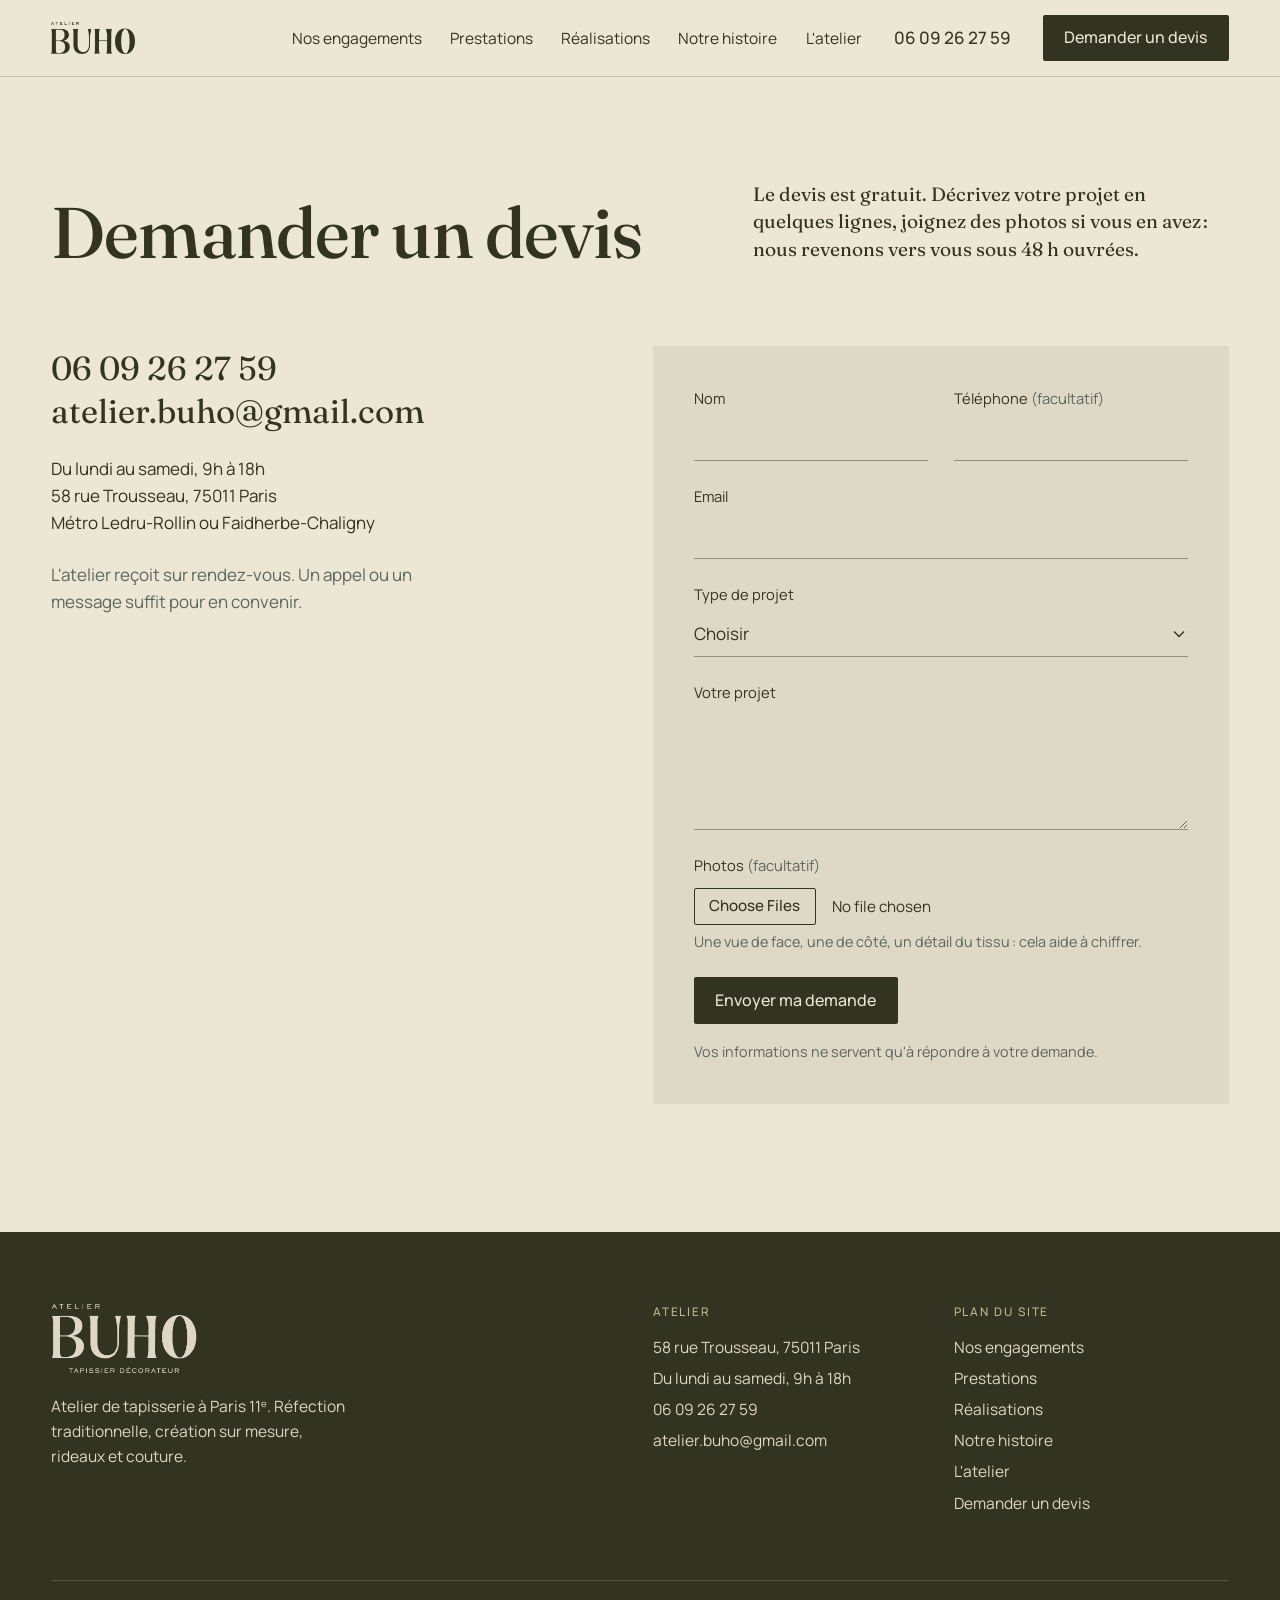
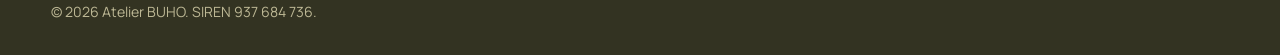
<file: v4/contact.html>
<!DOCTYPE html>
<html lang="fr">
<head>
  <meta charset="UTF-8" />
  <meta name="viewport" content="width=device-width, initial-scale=1.0" />
  <title>Demander un devis · Atelier BUHO, tapissier décorateur à Paris 11ᵉ</title>
  <meta name="description" content="Devis gratuit pour la réfection d'un siège, une création sur mesure, des rideaux ou des stores. Atelier BUHO, 58 rue Trousseau, Paris 11ᵉ. Réponse sous 48 h ouvrées." />
  <meta name="author" content="Atelier BUHO" />
  <meta name="robots" content="index, follow" />

  <meta property="og:type" content="website" />
  <meta property="og:locale" content="fr_FR" />
  <meta property="og:site_name" content="Atelier BUHO" />
  <meta property="og:title" content="Demander un devis · Atelier BUHO, tapissier décorateur à Paris 11ᵉ" />
  <meta property="og:description" content="Devis gratuit pour la réfection d'un siège, une création sur mesure, des rideaux ou des stores. Atelier BUHO, 58 rue Trousseau, Paris 11ᵉ. Réponse sous 48 h ouvrées." />
  <meta property="og:image" content="../images/photos/atelier-couverture-fauteuil-1280.jpg" />
  <meta name="twitter:card" content="summary_large_image" />

  <!-- Polices du site : Fraunces (titres) et Manrope (texte) -->
  <link rel="preconnect" href="https://fonts.googleapis.com" />
  <link rel="preconnect" href="https://fonts.gstatic.com" crossorigin />
  <link href="https://fonts.googleapis.com/css2?family=Fraunces:opsz,wght@9..144,400;9..144,500&display=swap" rel="stylesheet" />
  <link href="https://fonts.googleapis.com/css2?family=Manrope:wght@400;500&display=swap" rel="stylesheet" />
  <link rel="stylesheet" href="styles.css?v=6" />
</head>
<body>

  <header class="site-header" id="site-header">
    <div class="wrap">
      <a href="index.html" class="brand"><img src="../images/logos/buho-logo-nav-sombre.png" width="600" height="227" alt="Atelier BUHO, retour à l'accueil" /></a>
      <nav class="nav" id="nav" aria-label="Navigation principale">
        <ul>
          <li><a href="engagements.html">Nos engagements</a></li>
          <li><a href="prestations.html">Prestations</a></li>
          <li><a href="realisations.html">Réalisations</a></li>
          <li><a href="histoire.html">Notre histoire</a></li>
          <li><a href="index.html#atelier">L'atelier</a></li>
          <li class="nav-rdv"><a href="contact.html" aria-current="page">Demander un devis</a></li>
          <li class="nav-tel"><a href="tel:+33609262759" class="nowrap">06 09 26 27 59</a></li>
        </ul>
      </nav>
      <a href="tel:+33609262759" class="header-tel">06 09 26 27 59</a>
      <a href="contact.html" class="btn header-cta">Demander un devis</a>
      <button type="button" class="menu-toggle" id="menu-toggle" aria-expanded="false" aria-controls="nav">Menu</button>
    </div>
  </header>

  <main>

    <section class="page-head">
      <div class="wrap cols">
        <h1 class="display">Demander un devis</h1>
        <p class="lead">Le devis est gratuit. Décrivez votre projet en quelques lignes, joignez des photos si vous en avez : nous revenons vers vous sous 48 h ouvrées.</p>
      </div>
    </section>

    <section class="quote">
      <div class="wrap cols">
        <div class="quote-direct">
          <address class="coords">
            <p class="big">
              <a href="tel:+33609262759" class="nowrap">06 09 26 27 59</a>
              <a href="mailto:atelier.buho@gmail.com">atelier.buho@gmail.com</a>
            </p>
            <p class="lines">
              <span>Du lundi au samedi, 9h à 18h</span>
              <span>58 rue Trousseau, 75011 Paris</span>
              <span>Métro Ledru-Rollin ou Faidherbe-Chaligny</span>
            </p>
          </address>
          <p class="note">L'atelier reçoit sur rendez-vous. Un appel ou un message suffit pour en convenir.</p>
        </div>
        <form class="quote-form" id="quote-form" action="mailto:atelier.buho@gmail.com" method="post" enctype="multipart/form-data" data-endpoint="">
          <div class="fields-2">
            <div class="field">
              <label for="nom">Nom</label>
              <input type="text" id="nom" name="nom" autocomplete="name" required />
            </div>
            <div class="field">
              <label for="telephone">Téléphone <span>(facultatif)</span></label>
              <input type="tel" id="telephone" name="telephone" autocomplete="tel" />
            </div>
          </div>
          <div class="field">
            <label for="email">Email</label>
            <input type="email" id="email" name="email" autocomplete="email" required />
          </div>
          <div class="field">
            <label for="projet">Type de projet</label>
            <select id="projet" name="projet" required>
              <option value="">Choisir</option>
              <option>Réfection d'un siège ancien</option>
              <option>Création sur mesure</option>
              <option>Rideaux, voilages, stores</option>
              <option>Projet professionnel</option>
              <option>Autre</option>
            </select>
          </div>
          <div class="field">
            <label for="message">Votre projet</label>
            <textarea id="message" name="message" required></textarea>
          </div>
          <div class="field">
            <label for="photos">Photos <span>(facultatif)</span></label>
            <input type="file" id="photos" name="photos" accept="image/*" multiple aria-describedby="photos-aide" />
            <p class="hint" id="photos-aide">Une vue de face, une de côté, un détail du tissu : cela aide à chiffrer.</p>
          </div>
          <button type="submit" class="btn">Envoyer ma demande</button>
          <p class="form-note">Vos informations ne servent qu'à répondre à votre demande.</p>
          <p class="form-status" id="form-status" role="status" hidden></p>
        </form>
      </div>
    </section>

  </main>

  <footer class="site-footer">
    <div class="wrap">
      <div class="cols">
        <div class="footer-brand">
          <img src="../images/logos/buho-logo-full.png" width="1501" height="838" alt="Atelier BUHO, tapissier décorateur" />
          <p>Atelier de tapisserie à Paris 11<sup>e</sup>. Réfection traditionnelle, création sur mesure, rideaux et couture.</p>
        </div>
        <div class="footer-col">
          <p class="label">Atelier</p>
          <ul>
            <li>58 rue Trousseau, 75011 Paris</li>
            <li>Du lundi au samedi, 9h à 18h</li>
            <li><a href="tel:+33609262759" class="nowrap">06 09 26 27 59</a></li>
            <li><a href="mailto:atelier.buho@gmail.com">atelier.buho@gmail.com</a></li>
          </ul>
        </div>
        <div class="footer-col">
          <p class="label">Plan du site</p>
          <ul>
            <li><a href="engagements.html">Nos engagements</a></li>
            <li><a href="prestations.html">Prestations</a></li>
            <li><a href="realisations.html">Réalisations</a></li>
            <li><a href="histoire.html">Notre histoire</a></li>
            <li><a href="index.html#atelier">L'atelier</a></li>
            <li><a href="contact.html">Demander un devis</a></li>
          </ul>
        </div>
      </div>
      <p class="footer-legal">© 2026 Atelier BUHO. SIREN 937 684 736.</p>
    </div>
  </footer>



  <script src="site.js?v=6"></script>

</body>
</html>
</file>
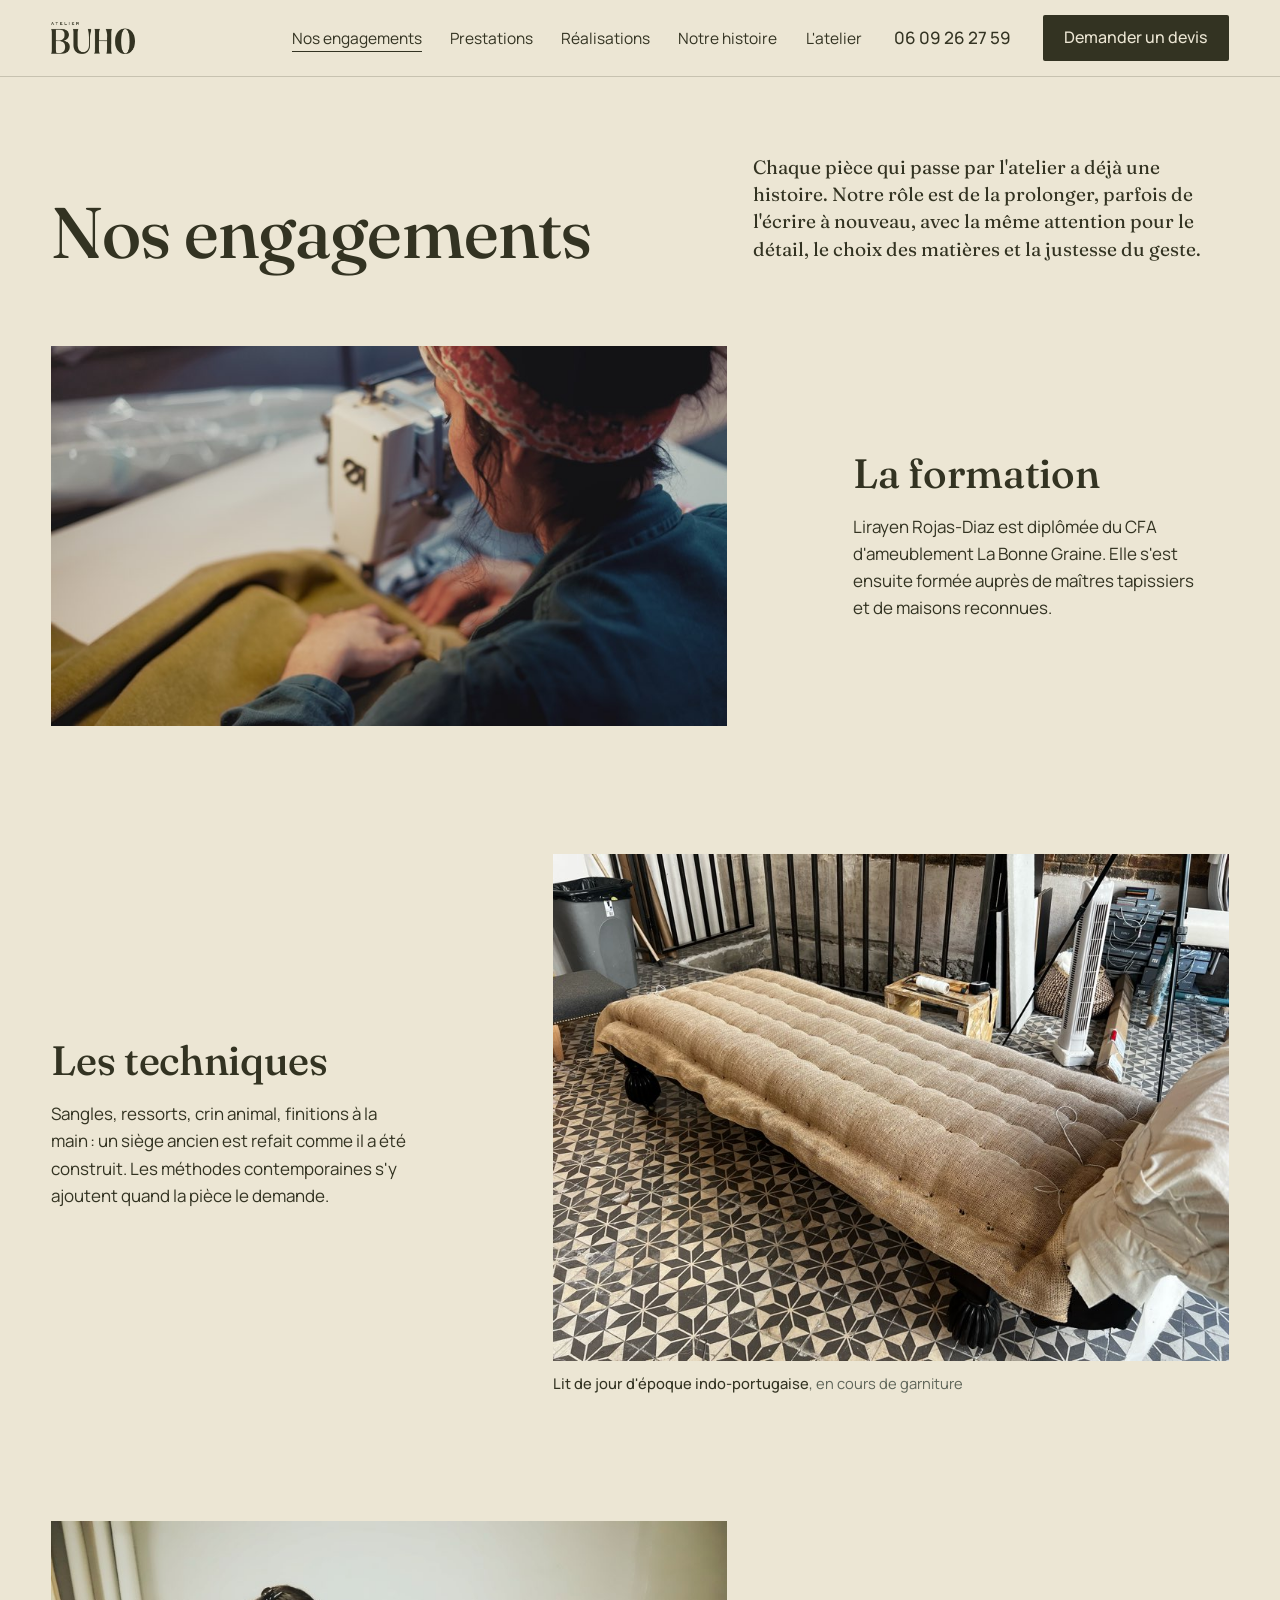
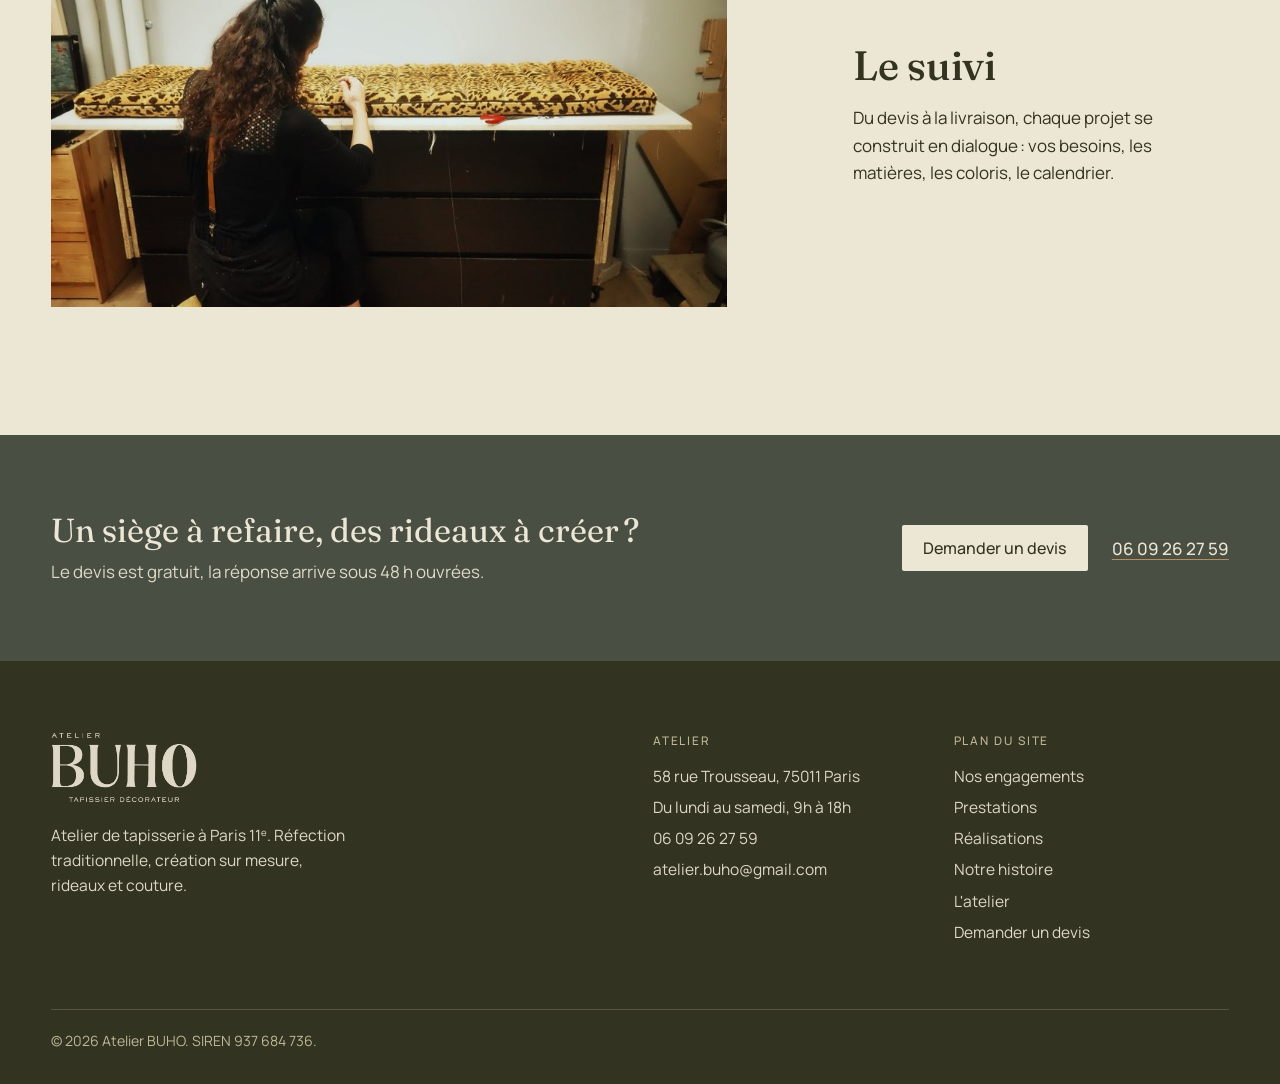
<file: v4/engagements.html>
<!DOCTYPE html>
<html lang="fr">
<head>
  <meta charset="UTF-8" />
  <meta name="viewport" content="width=device-width, initial-scale=1.0" />
  <title>Nos engagements · Atelier BUHO, tapissier décorateur à Paris 11ᵉ</title>
  <meta name="description" content="Formation, techniques traditionnelles et suivi de chaque projet : les engagements de l'Atelier BUHO, tapissier décorateur à Paris 11ᵉ." />
  <meta name="author" content="Atelier BUHO" />
  <meta name="robots" content="index, follow" />

  <meta property="og:type" content="website" />
  <meta property="og:locale" content="fr_FR" />
  <meta property="og:site_name" content="Atelier BUHO" />
  <meta property="og:title" content="Nos engagements · Atelier BUHO, tapissier décorateur à Paris 11ᵉ" />
  <meta property="og:description" content="Formation, techniques traditionnelles et suivi de chaque projet : les engagements de l'Atelier BUHO, tapissier décorateur à Paris 11ᵉ." />
  <meta property="og:image" content="../images/photos/lit-de-jour-garniture-900.jpg" />
  <meta name="twitter:card" content="summary_large_image" />

  <!-- Polices du site : Fraunces (titres) et Manrope (texte) -->
  <link rel="preconnect" href="https://fonts.googleapis.com" />
  <link rel="preconnect" href="https://fonts.gstatic.com" crossorigin />
  <link href="https://fonts.googleapis.com/css2?family=Fraunces:opsz,wght@9..144,400;9..144,500&display=swap" rel="stylesheet" />
  <link href="https://fonts.googleapis.com/css2?family=Manrope:wght@400;500&display=swap" rel="stylesheet" />
  <link rel="stylesheet" href="styles.css?v=6" />
</head>
<body class="has-bar">

  <header class="site-header" id="site-header">
    <div class="wrap">
      <a href="index.html" class="brand"><img src="../images/logos/buho-logo-nav-sombre.png" width="600" height="227" alt="Atelier BUHO, retour à l'accueil" /></a>
      <nav class="nav" id="nav" aria-label="Navigation principale">
        <ul>
          <li><a href="engagements.html" aria-current="page">Nos engagements</a></li>
          <li><a href="prestations.html">Prestations</a></li>
          <li><a href="realisations.html">Réalisations</a></li>
          <li><a href="histoire.html">Notre histoire</a></li>
          <li><a href="index.html#atelier">L'atelier</a></li>
          <li class="nav-rdv"><a href="contact.html">Demander un devis</a></li>
          <li class="nav-tel"><a href="tel:+33609262759" class="nowrap">06 09 26 27 59</a></li>
        </ul>
      </nav>
      <a href="tel:+33609262759" class="header-tel">06 09 26 27 59</a>
      <a href="contact.html" class="btn header-cta">Demander un devis</a>
      <button type="button" class="menu-toggle" id="menu-toggle" aria-expanded="false" aria-controls="nav">Menu</button>
    </div>
  </header>

  <main>

    <section class="page-head">
      <div class="wrap cols">
        <h1 class="display">Nos engagements</h1>
        <p class="lead">Chaque pièce qui passe par l'atelier a déjà une histoire. Notre rôle est de la prolonger, parfois de l'écrire à nouveau, avec la même attention pour le détail, le choix des matières et la justesse du geste.</p>
      </div>
    </section>

    <section class="chapter">
      <div class="wrap cols">
        <figure class="chapter-media">
          <img src="../images/photos/atelier-couture-dos-900.jpg" srcset="../images/photos/atelier-couture-dos-900.jpg 900w, ../images/photos/atelier-couture-dos-1800.jpg 1800w" sizes="(max-width: 900px) 92vw, 54vw" width="1800" height="1013" loading="lazy" decoding="async" alt="Lirayen Rojas-Diaz, vue de dos, coud un tissu kaki à la machine" />
        </figure>
        <div class="chapter-text">
          <h2>La formation</h2>
          <p>Lirayen Rojas-Diaz est diplômée du CFA d'ameublement La Bonne Graine. Elle s'est ensuite formée auprès de maîtres tapissiers et de maisons reconnues.</p>
        </div>
      </div>
    </section>

    <section class="chapter flip">
      <div class="wrap cols">
        <figure class="chapter-media">
          <img src="../images/photos/lit-de-jour-garniture-900.jpg" srcset="../images/photos/lit-de-jour-garniture-900.jpg 900w, ../images/photos/lit-de-jour-garniture-1800.jpg 1800w" sizes="(max-width: 900px) 92vw, 54vw" width="1800" height="1350" loading="lazy" decoding="async" alt="Lit de jour ancien dans l'atelier, garni et piqué, avant la pose du tissu" />
          <figcaption><strong>Lit de jour d'époque indo-portugaise</strong>, en cours de garniture</figcaption>
        </figure>
        <div class="chapter-text">
          <h2>Les techniques</h2>
          <p>Sangles, ressorts, crin animal, finitions à la main : un siège ancien est refait comme il a été construit. Les méthodes contemporaines s'y ajoutent quand la pièce le demande.</p>
        </div>
      </div>
    </section>

    <section class="chapter">
      <div class="wrap cols">
        <figure class="chapter-media">
          <img src="../images/photos/atelier-matelas-transat-900.jpg" srcset="../images/photos/atelier-matelas-transat-900.jpg 900w, ../images/photos/atelier-matelas-transat-1800.jpg 1800w" sizes="(max-width: 900px) 92vw, 54vw" width="1800" height="1027" loading="lazy" decoding="async" alt="Vue de dos, une tapissière travaille sur le matelas léopard du transat, posé sur une table" />
        </figure>
        <div class="chapter-text">
          <h2>Le suivi</h2>
          <p>Du devis à la livraison, chaque projet se construit en dialogue : vos besoins, les matières, les coloris, le calendrier.</p>
        </div>
      </div>
    </section>

    <section class="closing" data-cta-zone>
      <div class="wrap">
        <div>
          <p class="closing-title">Un siège à refaire, des rideaux à créer ?</p>
          <p class="closing-sub">Le devis est gratuit, la réponse arrive sous 48 h ouvrées.</p>
        </div>
        <p class="actions">
          <a href="contact.html" class="btn">Demander un devis</a>
          <a href="tel:+33609262759" class="tel nowrap">06 09 26 27 59</a>
        </p>
      </div>
    </section>

  </main>

  <footer class="site-footer">
    <div class="wrap">
      <div class="cols">
        <div class="footer-brand">
          <img src="../images/logos/buho-logo-full.png" width="1501" height="838" alt="Atelier BUHO, tapissier décorateur" />
          <p>Atelier de tapisserie à Paris 11<sup>e</sup>. Réfection traditionnelle, création sur mesure, rideaux et couture.</p>
        </div>
        <div class="footer-col">
          <p class="label">Atelier</p>
          <ul>
            <li>58 rue Trousseau, 75011 Paris</li>
            <li>Du lundi au samedi, 9h à 18h</li>
            <li><a href="tel:+33609262759" class="nowrap">06 09 26 27 59</a></li>
            <li><a href="mailto:atelier.buho@gmail.com">atelier.buho@gmail.com</a></li>
          </ul>
        </div>
        <div class="footer-col">
          <p class="label">Plan du site</p>
          <ul>
            <li><a href="engagements.html">Nos engagements</a></li>
            <li><a href="prestations.html">Prestations</a></li>
            <li><a href="realisations.html">Réalisations</a></li>
            <li><a href="histoire.html">Notre histoire</a></li>
            <li><a href="index.html#atelier">L'atelier</a></li>
            <li><a href="contact.html">Demander un devis</a></li>
          </ul>
        </div>
      </div>
      <p class="footer-legal">© 2026 Atelier BUHO. SIREN 937 684 736.</p>
    </div>
  </footer>

  <div class="call-bar" id="call-bar">
    <a href="tel:+33609262759" class="tel nowrap">06 09 26 27 59</a>
    <a href="contact.html" class="btn">Demander un devis</a>
  </div>

  <script src="site.js?v=6"></script>

</body>
</html>
</file>
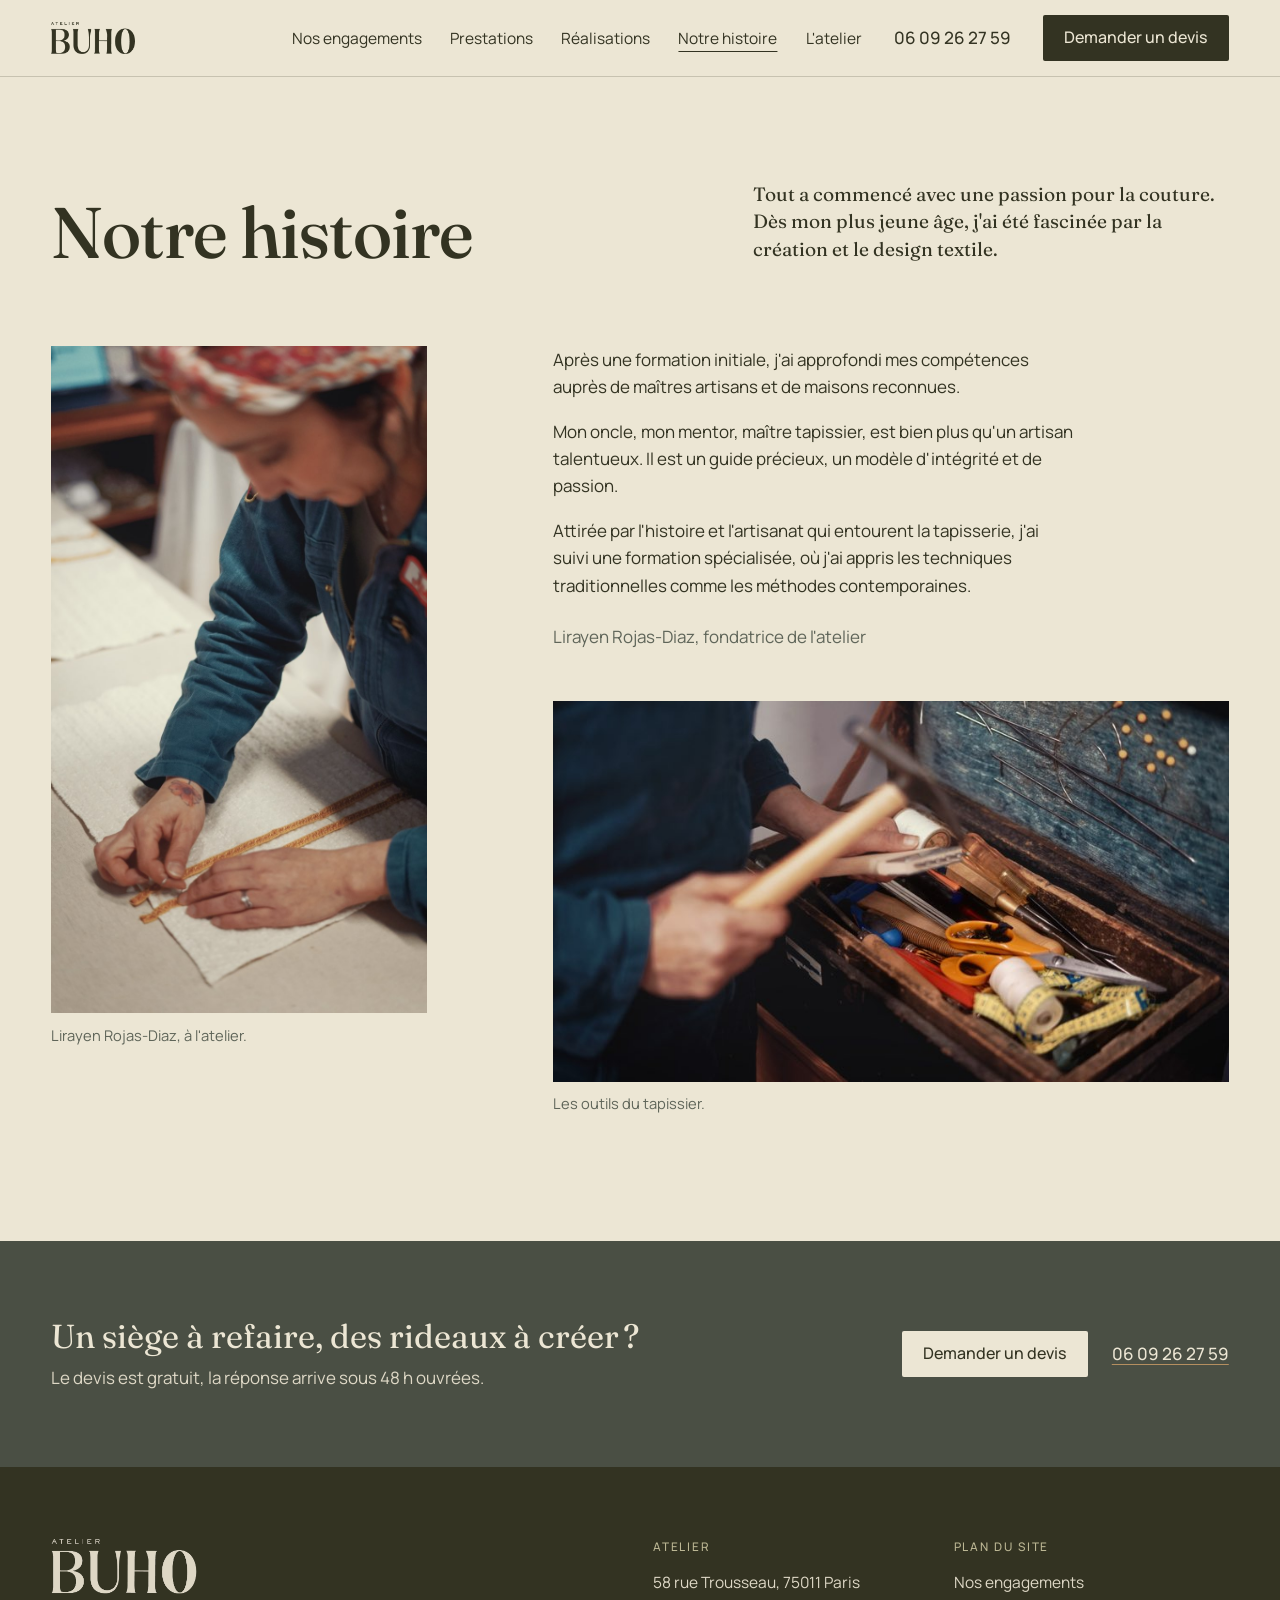
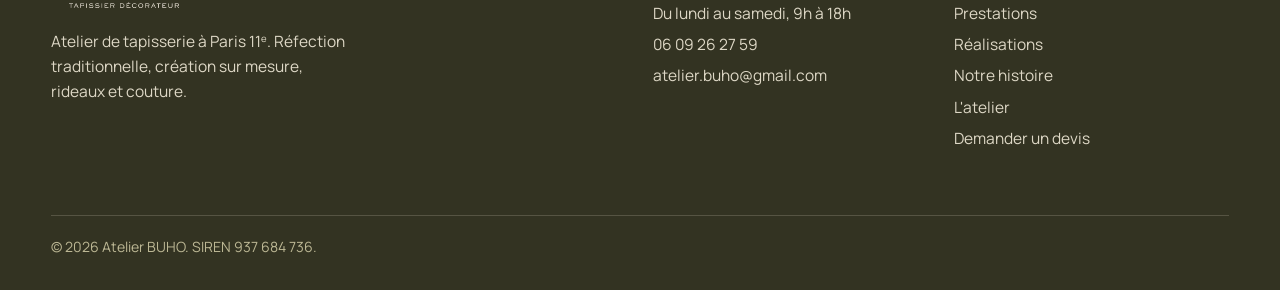
<file: v4/histoire.html>
<!DOCTYPE html>
<html lang="fr">
<head>
  <meta charset="UTF-8" />
  <meta name="viewport" content="width=device-width, initial-scale=1.0" />
  <title>Notre histoire · Atelier BUHO, tapissier décorateur à Paris 11ᵉ</title>
  <meta name="description" content="Le parcours de Lirayen Rojas-Diaz, fondatrice de l'Atelier BUHO, tapissière décoratrice à Paris 11ᵉ." />
  <meta name="author" content="Atelier BUHO" />
  <meta name="robots" content="index, follow" />

  <meta property="og:type" content="website" />
  <meta property="og:locale" content="fr_FR" />
  <meta property="og:site_name" content="Atelier BUHO" />
  <meta property="og:title" content="Notre histoire · Atelier BUHO, tapissier décorateur à Paris 11ᵉ" />
  <meta property="og:description" content="Le parcours de Lirayen Rojas-Diaz, fondatrice de l'Atelier BUHO, tapissière décoratrice à Paris 11ᵉ." />
  <meta property="og:image" content="../images/photos/lirayen-machine-900.jpg" />
  <meta name="twitter:card" content="summary_large_image" />

  <!-- Polices du site : Fraunces (titres) et Manrope (texte) -->
  <link rel="preconnect" href="https://fonts.googleapis.com" />
  <link rel="preconnect" href="https://fonts.gstatic.com" crossorigin />
  <link href="https://fonts.googleapis.com/css2?family=Fraunces:opsz,wght@9..144,400;9..144,500&display=swap" rel="stylesheet" />
  <link href="https://fonts.googleapis.com/css2?family=Manrope:wght@400;500&display=swap" rel="stylesheet" />
  <link rel="stylesheet" href="styles.css?v=6" />
</head>
<body class="has-bar">

  <header class="site-header" id="site-header">
    <div class="wrap">
      <a href="index.html" class="brand"><img src="../images/logos/buho-logo-nav-sombre.png" width="600" height="227" alt="Atelier BUHO, retour à l'accueil" /></a>
      <nav class="nav" id="nav" aria-label="Navigation principale">
        <ul>
          <li><a href="engagements.html">Nos engagements</a></li>
          <li><a href="prestations.html">Prestations</a></li>
          <li><a href="realisations.html">Réalisations</a></li>
          <li><a href="histoire.html" aria-current="page">Notre histoire</a></li>
          <li><a href="index.html#atelier">L'atelier</a></li>
          <li class="nav-rdv"><a href="contact.html">Demander un devis</a></li>
          <li class="nav-tel"><a href="tel:+33609262759" class="nowrap">06 09 26 27 59</a></li>
        </ul>
      </nav>
      <a href="tel:+33609262759" class="header-tel">06 09 26 27 59</a>
      <a href="contact.html" class="btn header-cta">Demander un devis</a>
      <button type="button" class="menu-toggle" id="menu-toggle" aria-expanded="false" aria-controls="nav">Menu</button>
    </div>
  </header>

  <main>

    <section class="page-head">
      <div class="wrap cols">
        <h1 class="display">Notre histoire</h1>
        <p class="lead">Tout a commencé avec une passion pour la couture. Dès mon plus jeune âge, j'ai été fascinée par la création et le design textile.</p>
      </div>
    </section>

    <section class="story-section">
      <div class="wrap">
        <div class="story cols">
          <div class="story-side">
            <figure>
              <img src="../images/photos/lirayen-passementerie-800.jpg" srcset="../images/photos/lirayen-passementerie-800.jpg 800w, ../images/photos/lirayen-passementerie-1600.jpg 1600w" sizes="(max-width: 900px) 26rem, 30vw" width="1600" height="2844" alt="Lirayen Rojas-Diaz, penchée sur l'établi, pose un galon à l'épingle" />
              <figcaption>Lirayen Rojas-Diaz, à l'atelier.</figcaption>
            </figure>
          </div>
          <div class="story-text">
            <p>Après une formation initiale, j'ai approfondi mes compétences auprès de maîtres artisans et de maisons reconnues.</p>
            <p>Mon oncle, mon mentor, maître tapissier, est bien plus qu'un artisan talentueux. Il est un guide précieux, un modèle d'intégrité et de passion.</p>
            <p>Attirée par l'histoire et l'artisanat qui entourent la tapisserie, j'ai suivi une formation spécialisée, où j'ai appris les techniques traditionnelles comme les méthodes contemporaines.</p>
            <p class="byline">Lirayen Rojas-Diaz, fondatrice de l'atelier</p>
            <figure>
              <img src="../images/photos/outils-tapissier-800.jpg" srcset="../images/photos/outils-tapissier-800.jpg 800w, ../images/photos/outils-tapissier-1600.jpg 1600w" sizes="(max-width: 900px) 92vw, 54vw" width="1600" height="900" loading="lazy" decoding="async" alt="Une main tient un marteau de tapissier au-dessus d'une caisse à outils : ciseaux, mètre ruban, semences" />
              <figcaption>Les outils du tapissier.</figcaption>
            </figure>
          </div>
        </div>
      </div>
    </section>

    <section class="closing" data-cta-zone>
      <div class="wrap">
        <div>
          <p class="closing-title">Un siège à refaire, des rideaux à créer ?</p>
          <p class="closing-sub">Le devis est gratuit, la réponse arrive sous 48 h ouvrées.</p>
        </div>
        <p class="actions">
          <a href="contact.html" class="btn">Demander un devis</a>
          <a href="tel:+33609262759" class="tel nowrap">06 09 26 27 59</a>
        </p>
      </div>
    </section>

  </main>

  <footer class="site-footer">
    <div class="wrap">
      <div class="cols">
        <div class="footer-brand">
          <img src="../images/logos/buho-logo-full.png" width="1501" height="838" alt="Atelier BUHO, tapissier décorateur" />
          <p>Atelier de tapisserie à Paris 11<sup>e</sup>. Réfection traditionnelle, création sur mesure, rideaux et couture.</p>
        </div>
        <div class="footer-col">
          <p class="label">Atelier</p>
          <ul>
            <li>58 rue Trousseau, 75011 Paris</li>
            <li>Du lundi au samedi, 9h à 18h</li>
            <li><a href="tel:+33609262759" class="nowrap">06 09 26 27 59</a></li>
            <li><a href="mailto:atelier.buho@gmail.com">atelier.buho@gmail.com</a></li>
          </ul>
        </div>
        <div class="footer-col">
          <p class="label">Plan du site</p>
          <ul>
            <li><a href="engagements.html">Nos engagements</a></li>
            <li><a href="prestations.html">Prestations</a></li>
            <li><a href="realisations.html">Réalisations</a></li>
            <li><a href="histoire.html">Notre histoire</a></li>
            <li><a href="index.html#atelier">L'atelier</a></li>
            <li><a href="contact.html">Demander un devis</a></li>
          </ul>
        </div>
      </div>
      <p class="footer-legal">© 2026 Atelier BUHO. SIREN 937 684 736.</p>
    </div>
  </footer>

  <div class="call-bar" id="call-bar">
    <a href="tel:+33609262759" class="tel nowrap">06 09 26 27 59</a>
    <a href="contact.html" class="btn">Demander un devis</a>
  </div>

  <script src="site.js?v=6"></script>

</body>
</html>
</file>
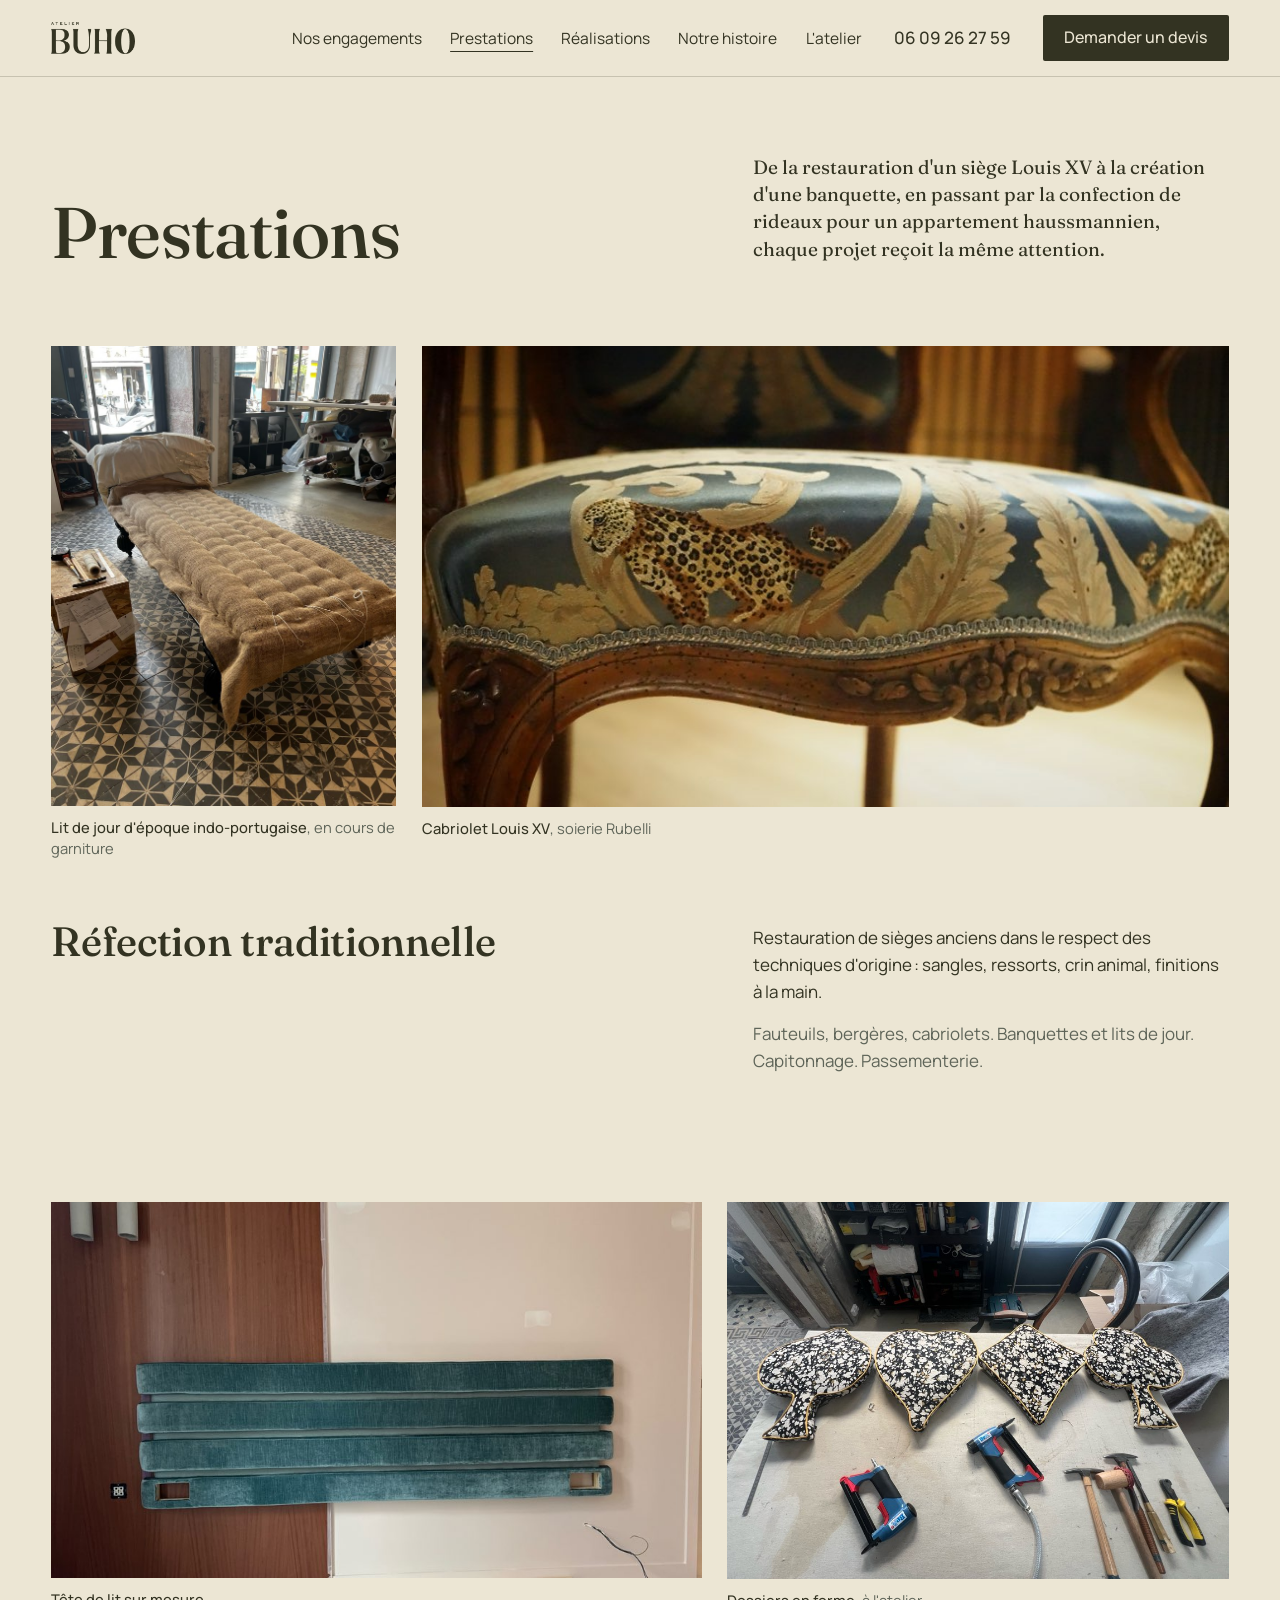
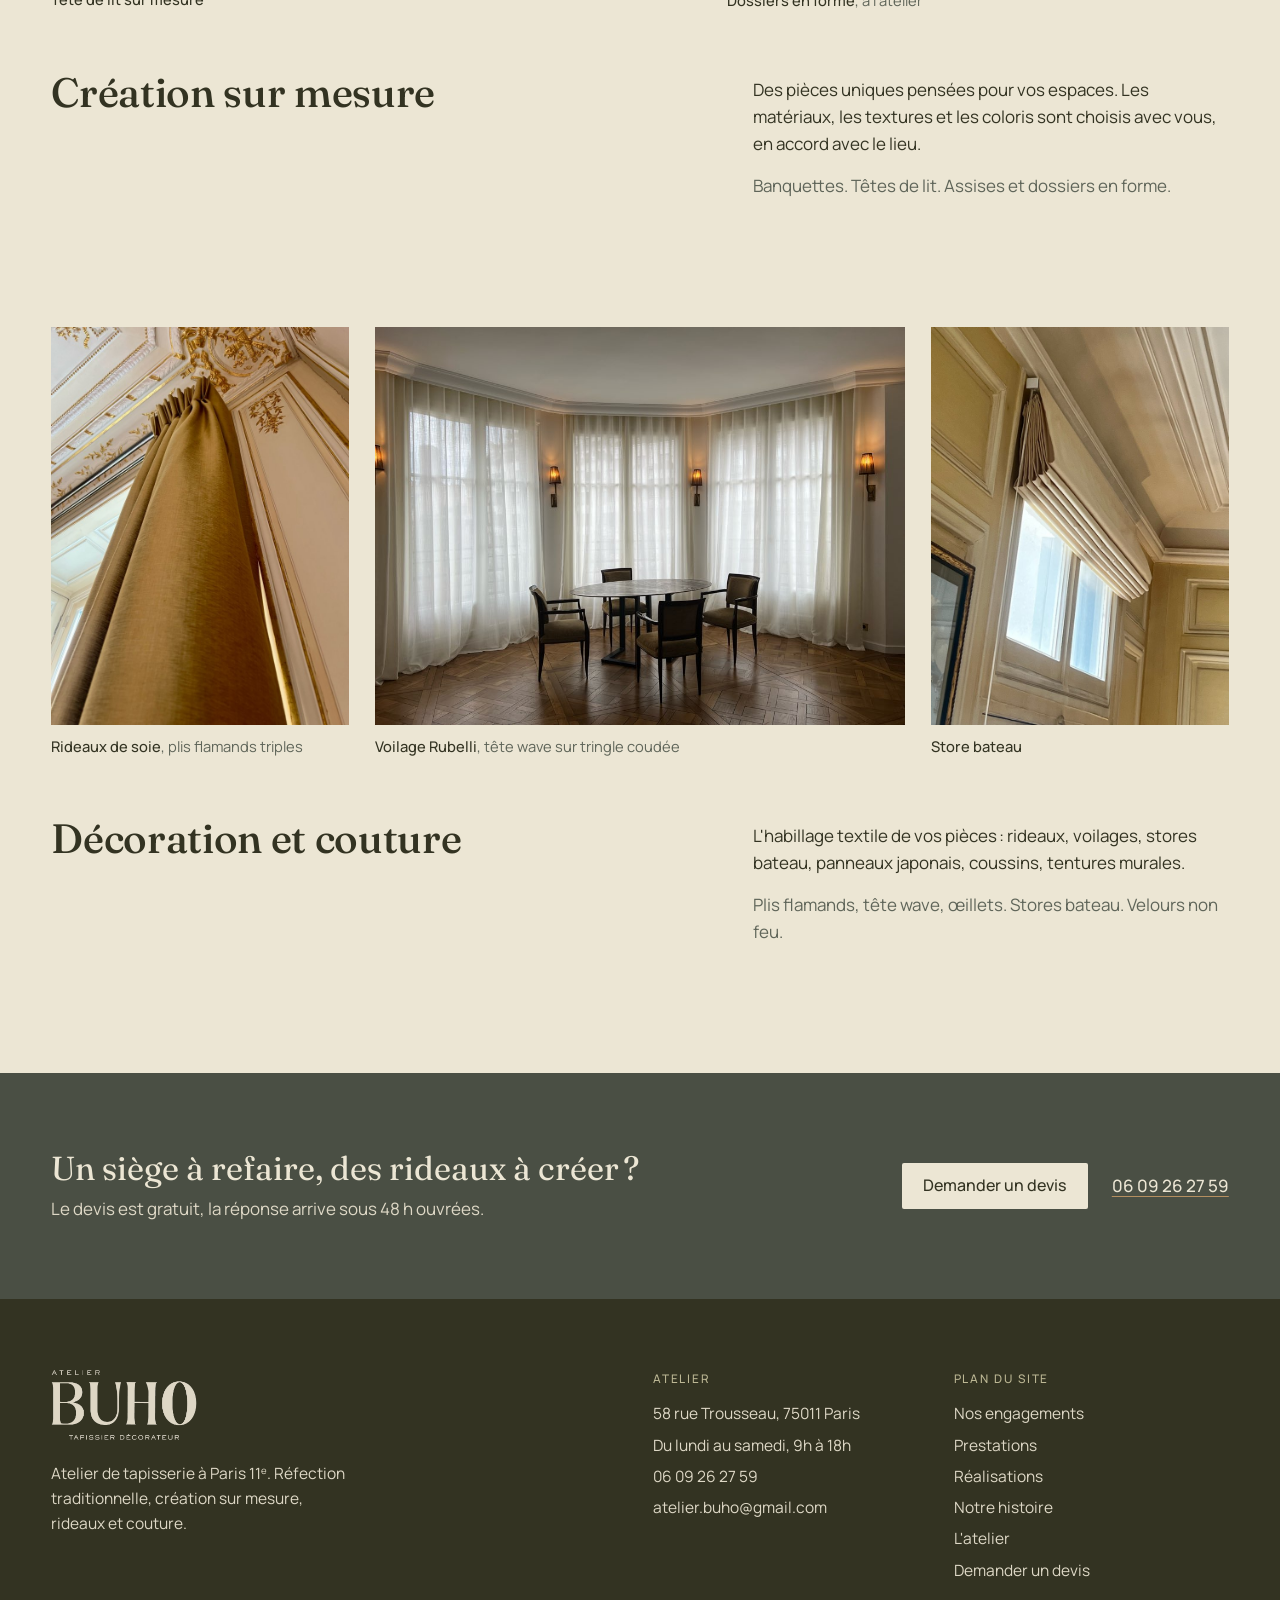
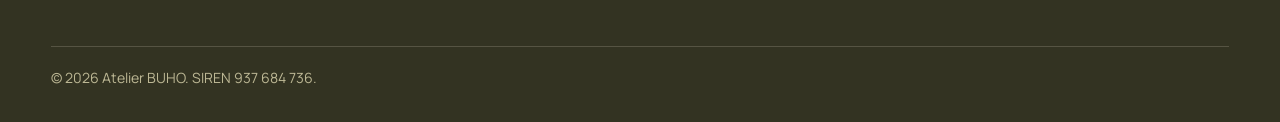
<file: v4/prestations.html>
<!DOCTYPE html>
<html lang="fr">
<head>
  <meta charset="UTF-8" />
  <meta name="viewport" content="width=device-width, initial-scale=1.0" />
  <title>Prestations · Atelier BUHO, tapissier décorateur à Paris 11ᵉ</title>
  <meta name="description" content="Réfection traditionnelle de sièges, création sur mesure, rideaux, voilages et stores : les prestations de l'Atelier BUHO, à Paris 11ᵉ." />
  <meta name="author" content="Atelier BUHO" />
  <meta name="robots" content="index, follow" />

  <meta property="og:type" content="website" />
  <meta property="og:locale" content="fr_FR" />
  <meta property="og:site_name" content="Atelier BUHO" />
  <meta property="og:title" content="Prestations · Atelier BUHO, tapissier décorateur à Paris 11ᵉ" />
  <meta property="og:description" content="Réfection traditionnelle de sièges, création sur mesure, rideaux, voilages et stores : les prestations de l'Atelier BUHO, à Paris 11ᵉ." />
  <meta property="og:image" content="../images/photos/cabriolet-louis-xv-rubelli-900.jpg" />
  <meta name="twitter:card" content="summary_large_image" />

  <!-- Polices du site : Fraunces (titres) et Manrope (texte) -->
  <link rel="preconnect" href="https://fonts.googleapis.com" />
  <link rel="preconnect" href="https://fonts.gstatic.com" crossorigin />
  <link href="https://fonts.googleapis.com/css2?family=Fraunces:opsz,wght@9..144,400;9..144,500&display=swap" rel="stylesheet" />
  <link href="https://fonts.googleapis.com/css2?family=Manrope:wght@400;500&display=swap" rel="stylesheet" />
  <link rel="stylesheet" href="styles.css?v=6" />
</head>
<body class="has-bar">

  <header class="site-header" id="site-header">
    <div class="wrap">
      <a href="index.html" class="brand"><img src="../images/logos/buho-logo-nav-sombre.png" width="600" height="227" alt="Atelier BUHO, retour à l'accueil" /></a>
      <nav class="nav" id="nav" aria-label="Navigation principale">
        <ul>
          <li><a href="engagements.html">Nos engagements</a></li>
          <li><a href="prestations.html" aria-current="page">Prestations</a></li>
          <li><a href="realisations.html">Réalisations</a></li>
          <li><a href="histoire.html">Notre histoire</a></li>
          <li><a href="index.html#atelier">L'atelier</a></li>
          <li class="nav-rdv"><a href="contact.html">Demander un devis</a></li>
          <li class="nav-tel"><a href="tel:+33609262759" class="nowrap">06 09 26 27 59</a></li>
        </ul>
      </nav>
      <a href="tel:+33609262759" class="header-tel">06 09 26 27 59</a>
      <a href="contact.html" class="btn header-cta">Demander un devis</a>
      <button type="button" class="menu-toggle" id="menu-toggle" aria-expanded="false" aria-controls="nav">Menu</button>
    </div>
  </header>

  <main>

    <section class="page-head">
      <div class="wrap cols">
        <h1 class="display">Prestations</h1>
        <p class="lead">De la restauration d'un siège Louis XV à la création d'une banquette, en passant par la confection de rideaux pour un appartement haussmannien, chaque projet reçoit la même attention.</p>
      </div>
    </section>

    <section class="service" id="refection">
      <div class="wrap">
        <div class="row">
          <figure style="--ar: 0.750">
            <img src="../images/photos/lit-de-jour-atelier-700.jpg" srcset="../images/photos/lit-de-jour-atelier-700.jpg 700w, ../images/photos/lit-de-jour-atelier-1400.jpg 1400w" sizes="(max-width: 640px) 92vw, (min-width: 1440px) 396px, 28vw" width="1400" height="1867" loading="lazy" decoding="async" alt="Le lit de jour en cours de garniture, vu dans la longueur de l'atelier" />
            <figcaption><strong>Lit de jour d'époque indo-portugaise</strong>, en cours de garniture</figcaption>
          </figure>
          <figure style="--ar: 1.753">
            <img src="../images/photos/cabriolet-louis-xv-rubelli-900.jpg" srcset="../images/photos/cabriolet-louis-xv-rubelli-900.jpg 900w, ../images/photos/cabriolet-louis-xv-rubelli-1800.jpg 1800w" sizes="(max-width: 640px) 92vw, (min-width: 1440px) 924px, 64vw" width="1800" height="1027" loading="lazy" decoding="async" alt="Détail de l'assise d'un cabriolet Louis XV : soierie bleue à feuillages et léopard, galon et bois sculpté" />
            <figcaption><strong>Cabriolet Louis XV</strong>, soierie Rubelli</figcaption>
          </figure>
        </div>
        <div class="service-head cols">
          <h2>Réfection traditionnelle</h2>
          <div class="service-body">
            <p>Restauration de sièges anciens dans le respect des techniques d'origine : sangles, ressorts, crin animal, finitions à la main.</p>
            <p class="items">Fauteuils, bergères, cabriolets. Banquettes et lits de jour. Capitonnage. Passementerie.</p>
          </div>
        </div>
      </div>
    </section>

    <section class="service" id="creation">
      <div class="wrap">
        <div class="row">
          <figure style="--ar: 1.729">
            <img src="../images/photos/tete-de-lit-900.jpg" srcset="../images/photos/tete-de-lit-900.jpg 900w, ../images/photos/tete-de-lit-1800.jpg 1800w" sizes="(max-width: 640px) 92vw, (min-width: 1440px) 745px, 52vw" width="1800" height="1041" loading="lazy" decoding="async" alt="Tête de lit murale à bandes horizontales en velours bleu canard" />
            <figcaption><strong>Tête de lit sur mesure</strong></figcaption>
          </figure>
          <figure style="--ar: 1.333">
            <img src="../images/photos/dossiers-en-forme-outils-900.jpg" srcset="../images/photos/dossiers-en-forme-outils-900.jpg 900w, ../images/photos/dossiers-en-forme-outils-1800.jpg 1800w" sizes="(max-width: 640px) 92vw, (min-width: 1440px) 575px, 40vw" width="1800" height="1350" loading="lazy" decoding="async" alt="Quatre dossiers garnis en forme de pique, cœur, carreau et trèfle, posés sur l'établi à côté des outils" />
            <figcaption><strong>Dossiers en forme</strong>, à l'atelier</figcaption>
          </figure>
        </div>
        <div class="service-head cols">
          <h2>Création sur mesure</h2>
          <div class="service-body">
            <p>Des pièces uniques pensées pour vos espaces. Les matériaux, les textures et les coloris sont choisis avec vous, en accord avec le lieu.</p>
            <p class="items">Banquettes. Têtes de lit. Assises et dossiers en forme.</p>
          </div>
        </div>
      </div>
    </section>

    <section class="service" id="couture">
      <div class="wrap">
        <div class="row">
          <figure style="--ar: 0.750">
            <img src="../images/photos/rideaux-soie-detail-700.jpg" srcset="../images/photos/rideaux-soie-detail-700.jpg 700w, ../images/photos/rideaux-soie-detail-1400.jpg 1400w" sizes="(max-width: 640px) 92vw, (min-width: 1440px) 349px, 24vw" width="1400" height="1867" loading="lazy" decoding="async" alt="Tête d'un rideau de soie dorée à plis flamands, sous une corniche dorée" />
            <figcaption><strong>Rideaux de soie</strong>, plis flamands triples</figcaption>
          </figure>
          <figure style="--ar: 1.333">
            <img src="../images/photos/voilage-rubelli-wave-900.jpg" srcset="../images/photos/voilage-rubelli-wave-900.jpg 900w, ../images/photos/voilage-rubelli-wave-1800.jpg 1800w" sizes="(max-width: 640px) 92vw, (min-width: 1440px) 621px, 43vw" width="1800" height="1350" loading="lazy" decoding="async" alt="Voilages blancs suivant la courbe d'une rotonde vitrée, autour d'une table et de quatre fauteuils" />
            <figcaption><strong>Voilage Rubelli</strong>, tête wave sur tringle coudée</figcaption>
          </figure>
          <figure style="--ar: 0.750">
            <img src="../images/photos/store-bateau-detail-700.jpg" srcset="../images/photos/store-bateau-detail-700.jpg 700w, ../images/photos/store-bateau-detail-1400.jpg 1400w" sizes="(max-width: 640px) 92vw, (min-width: 1440px) 349px, 24vw" width="1400" height="1867" loading="lazy" decoding="async" alt="Store bateau à demi relevé, vu du dessous" />
            <figcaption><strong>Store bateau</strong></figcaption>
          </figure>
        </div>
        <div class="service-head cols">
          <h2>Décoration et couture</h2>
          <div class="service-body">
            <p>L'habillage textile de vos pièces : rideaux, voilages, stores bateau, panneaux japonais, coussins, tentures murales.</p>
            <p class="items">Plis flamands, tête wave, œillets. Stores bateau. Velours non feu.</p>
          </div>
        </div>
      </div>
    </section>

    <section class="closing" data-cta-zone>
      <div class="wrap">
        <div>
          <p class="closing-title">Un siège à refaire, des rideaux à créer ?</p>
          <p class="closing-sub">Le devis est gratuit, la réponse arrive sous 48 h ouvrées.</p>
        </div>
        <p class="actions">
          <a href="contact.html" class="btn">Demander un devis</a>
          <a href="tel:+33609262759" class="tel nowrap">06 09 26 27 59</a>
        </p>
      </div>
    </section>

  </main>

  <footer class="site-footer">
    <div class="wrap">
      <div class="cols">
        <div class="footer-brand">
          <img src="../images/logos/buho-logo-full.png" width="1501" height="838" alt="Atelier BUHO, tapissier décorateur" />
          <p>Atelier de tapisserie à Paris 11<sup>e</sup>. Réfection traditionnelle, création sur mesure, rideaux et couture.</p>
        </div>
        <div class="footer-col">
          <p class="label">Atelier</p>
          <ul>
            <li>58 rue Trousseau, 75011 Paris</li>
            <li>Du lundi au samedi, 9h à 18h</li>
            <li><a href="tel:+33609262759" class="nowrap">06 09 26 27 59</a></li>
            <li><a href="mailto:atelier.buho@gmail.com">atelier.buho@gmail.com</a></li>
          </ul>
        </div>
        <div class="footer-col">
          <p class="label">Plan du site</p>
          <ul>
            <li><a href="engagements.html">Nos engagements</a></li>
            <li><a href="prestations.html">Prestations</a></li>
            <li><a href="realisations.html">Réalisations</a></li>
            <li><a href="histoire.html">Notre histoire</a></li>
            <li><a href="index.html#atelier">L'atelier</a></li>
            <li><a href="contact.html">Demander un devis</a></li>
          </ul>
        </div>
      </div>
      <p class="footer-legal">© 2026 Atelier BUHO. SIREN 937 684 736.</p>
    </div>
  </footer>

  <div class="call-bar" id="call-bar">
    <a href="tel:+33609262759" class="tel nowrap">06 09 26 27 59</a>
    <a href="contact.html" class="btn">Demander un devis</a>
  </div>

  <script src="site.js?v=6"></script>

</body>
</html>
</file>
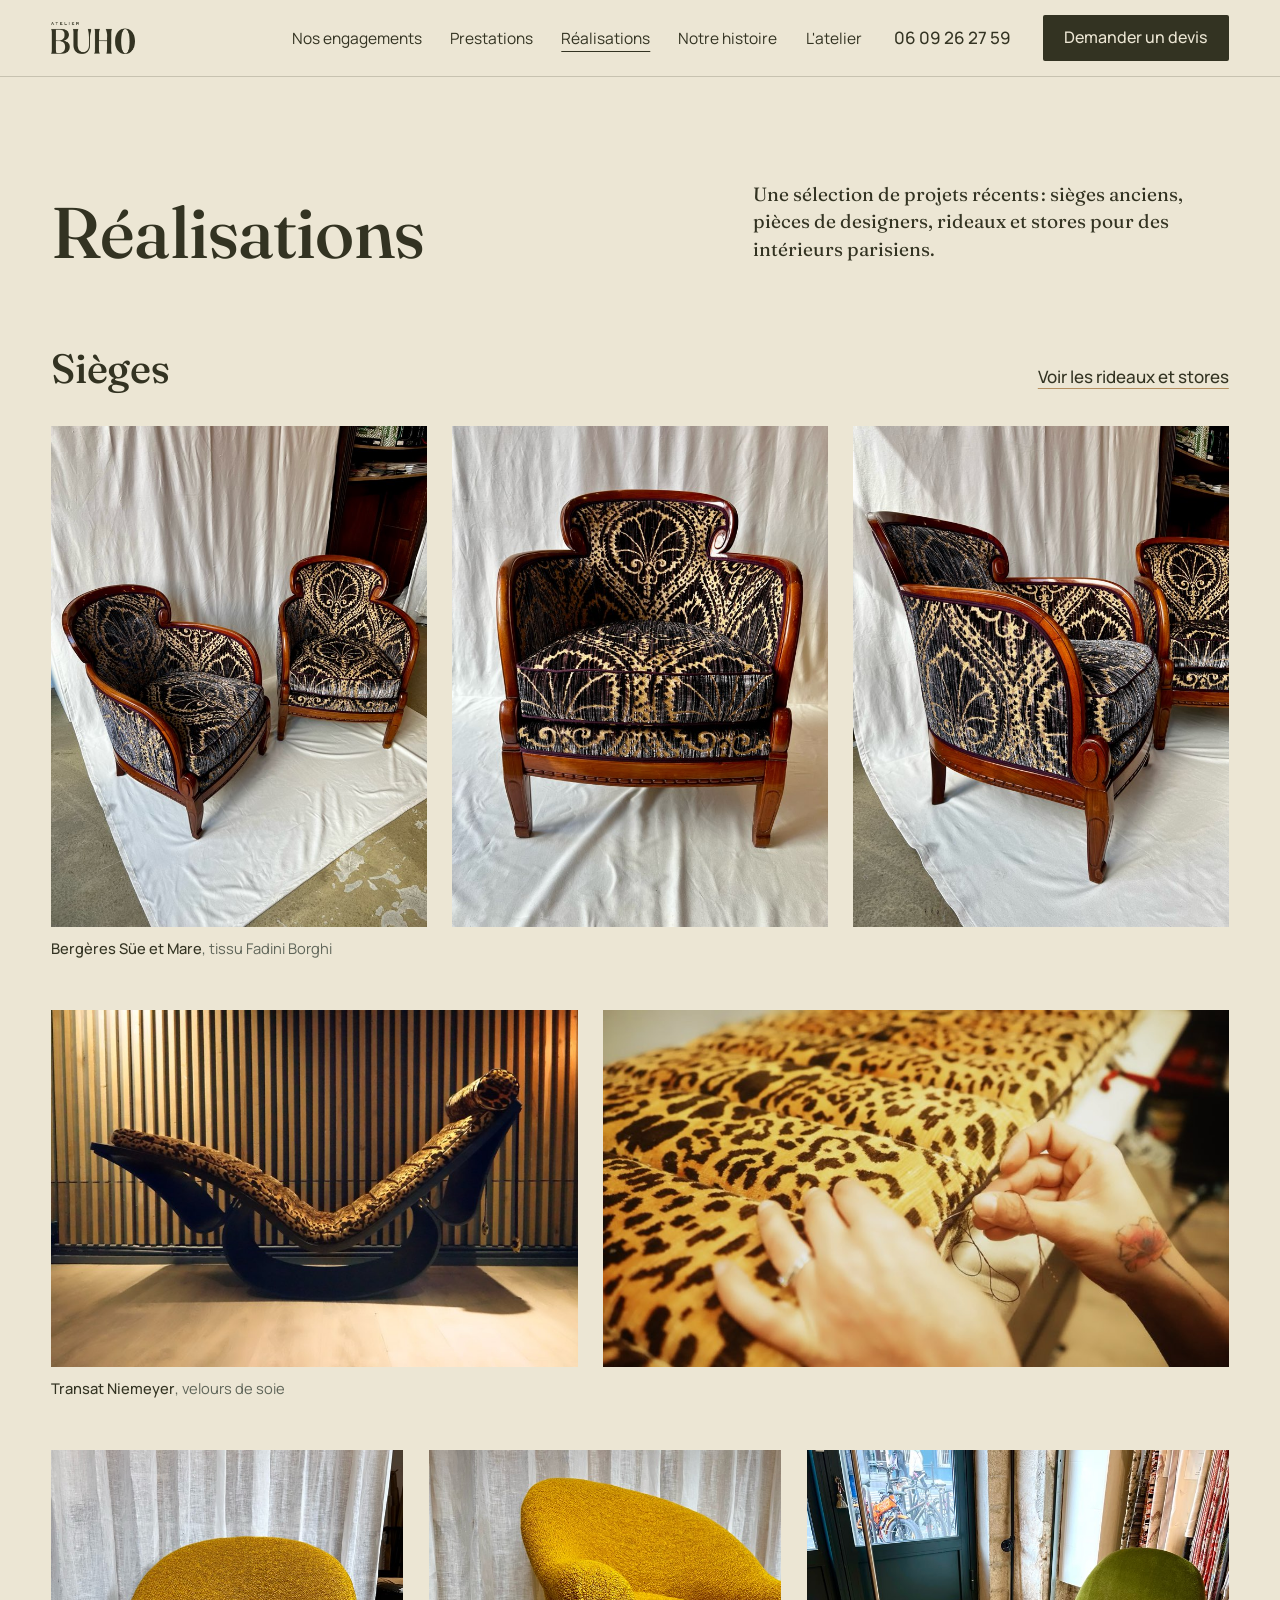
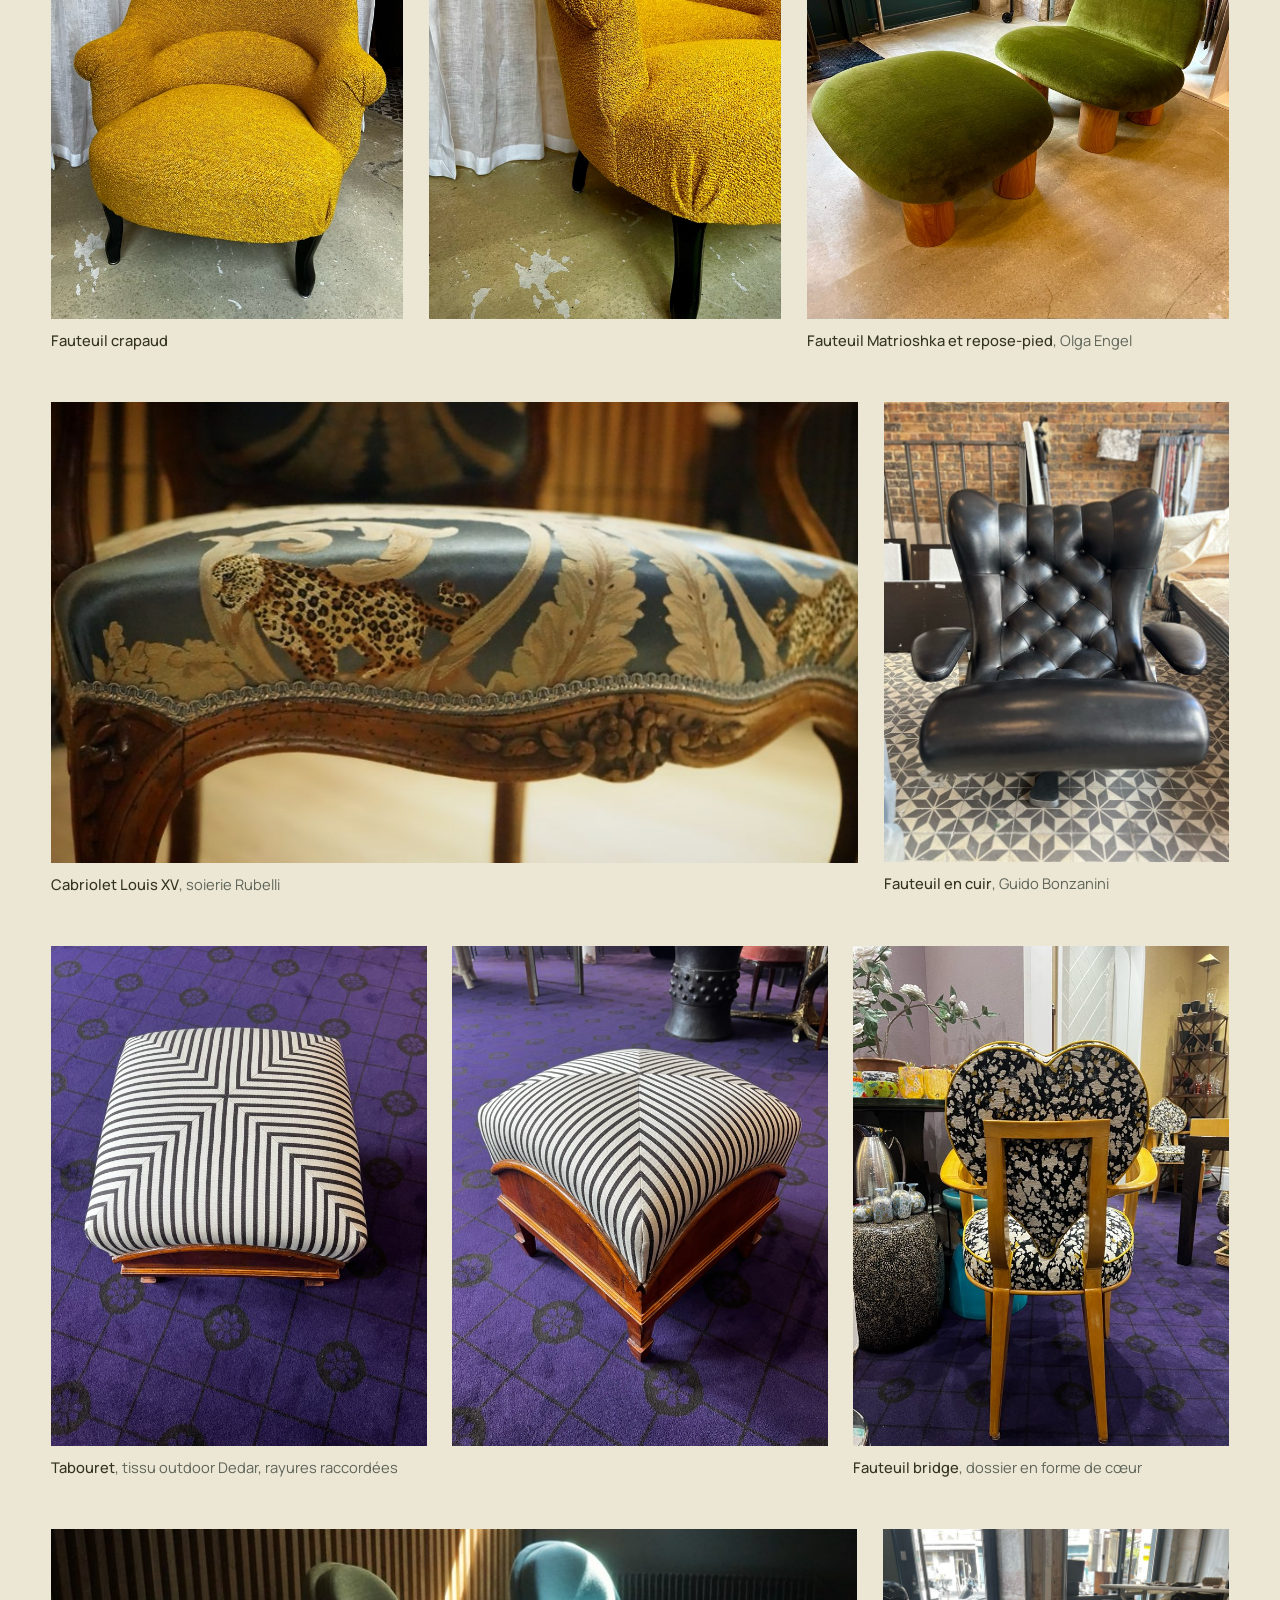
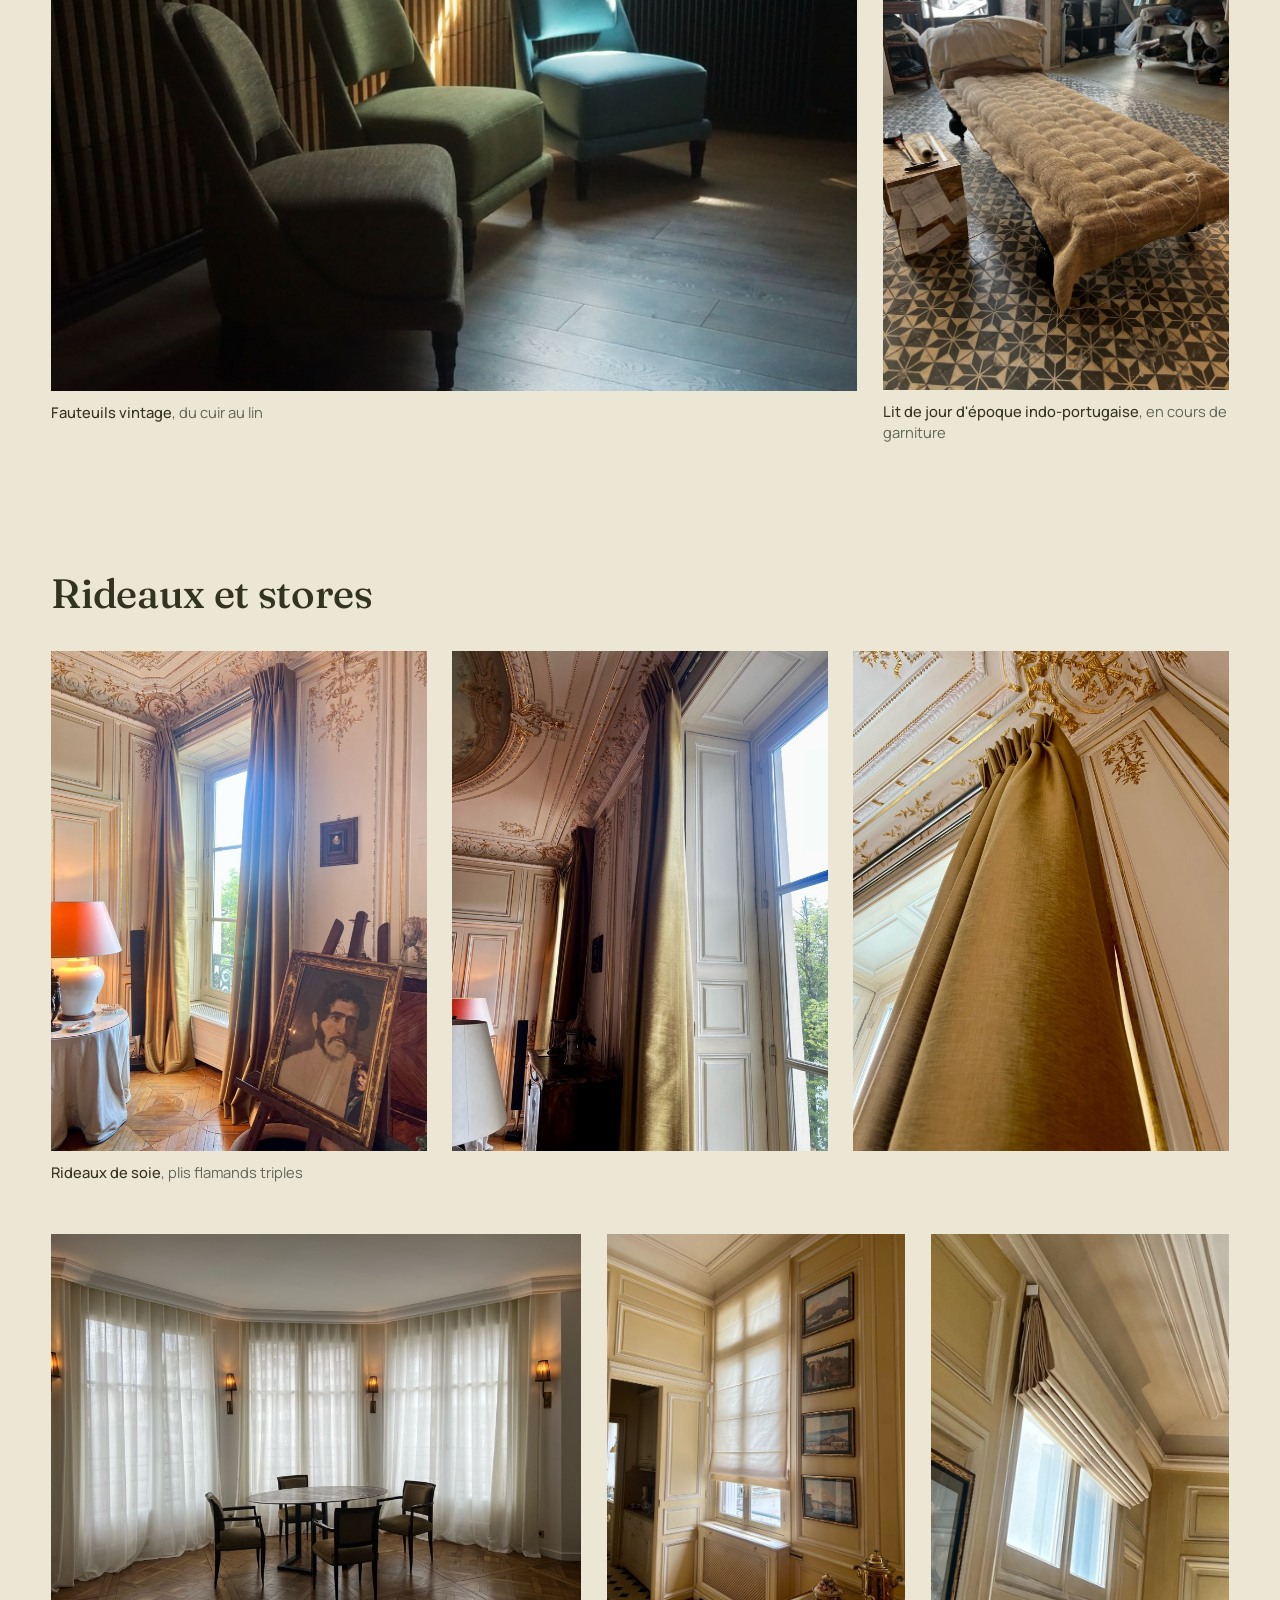
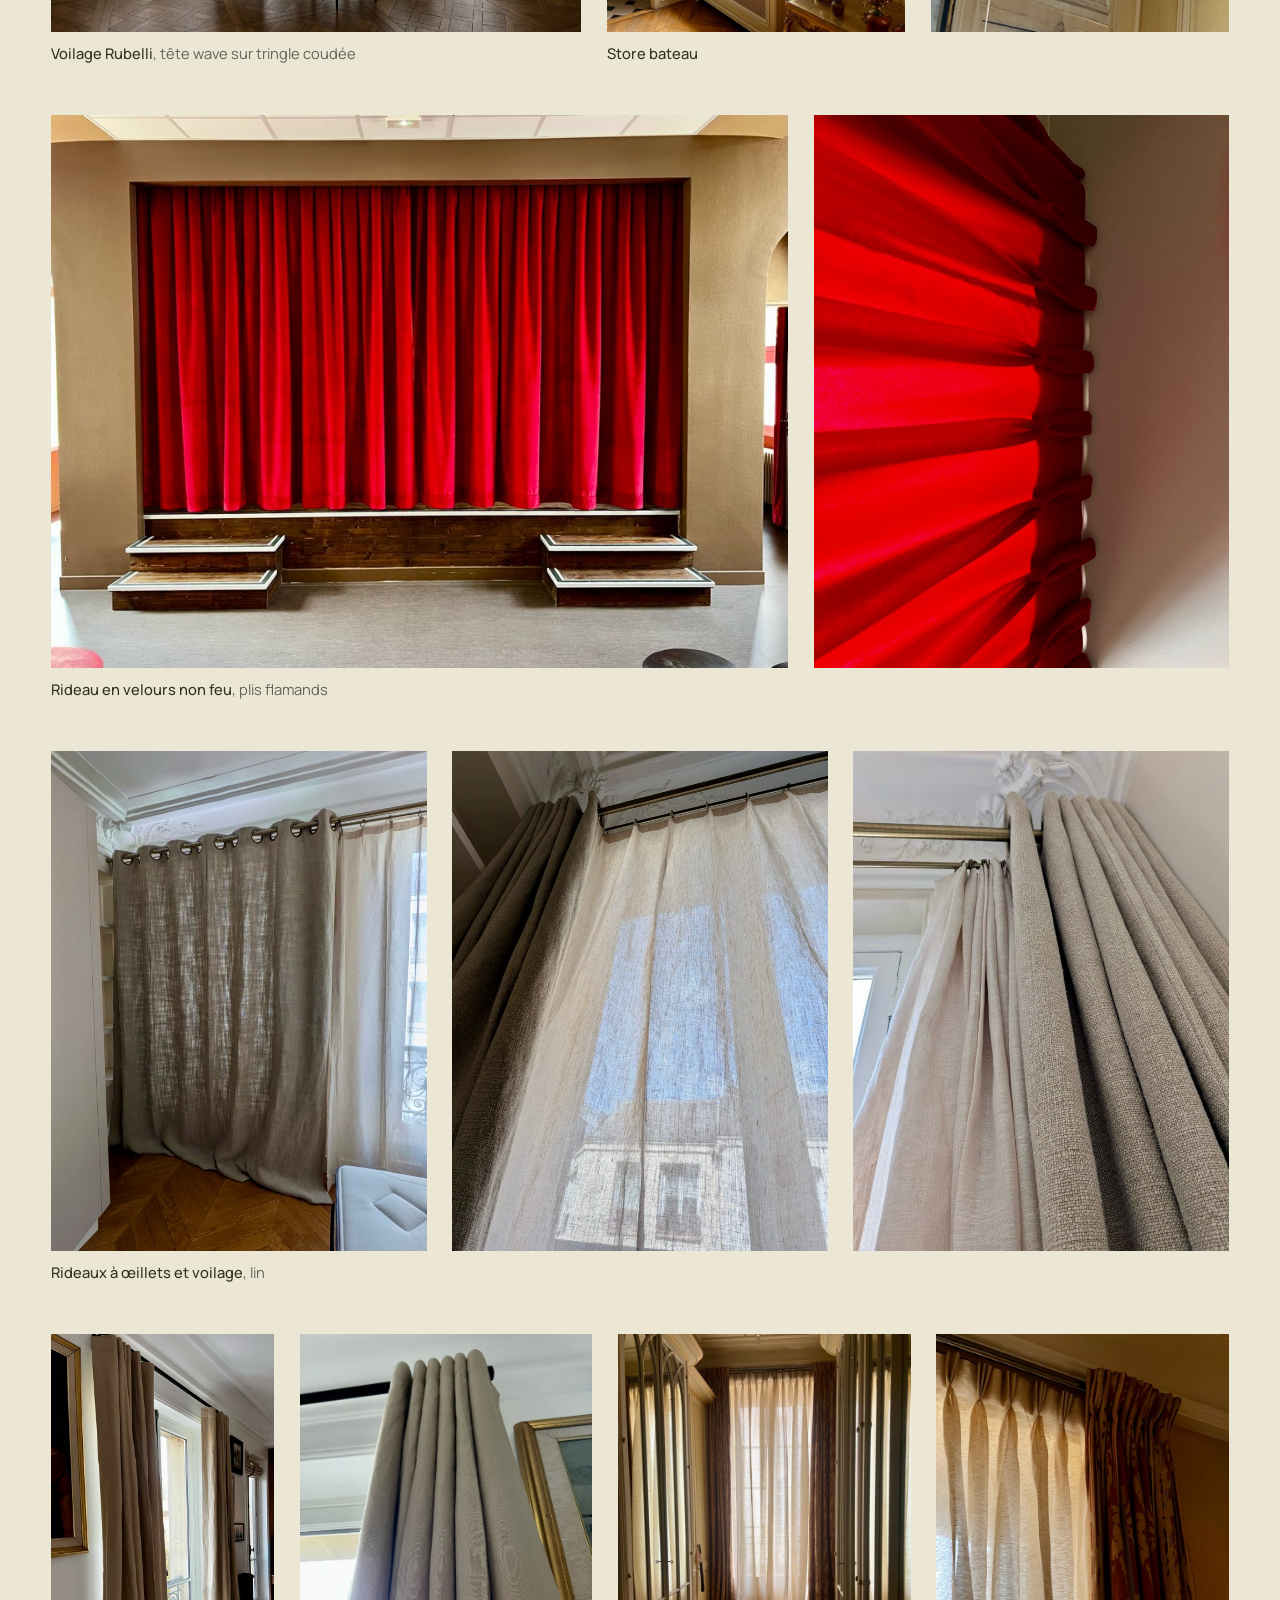
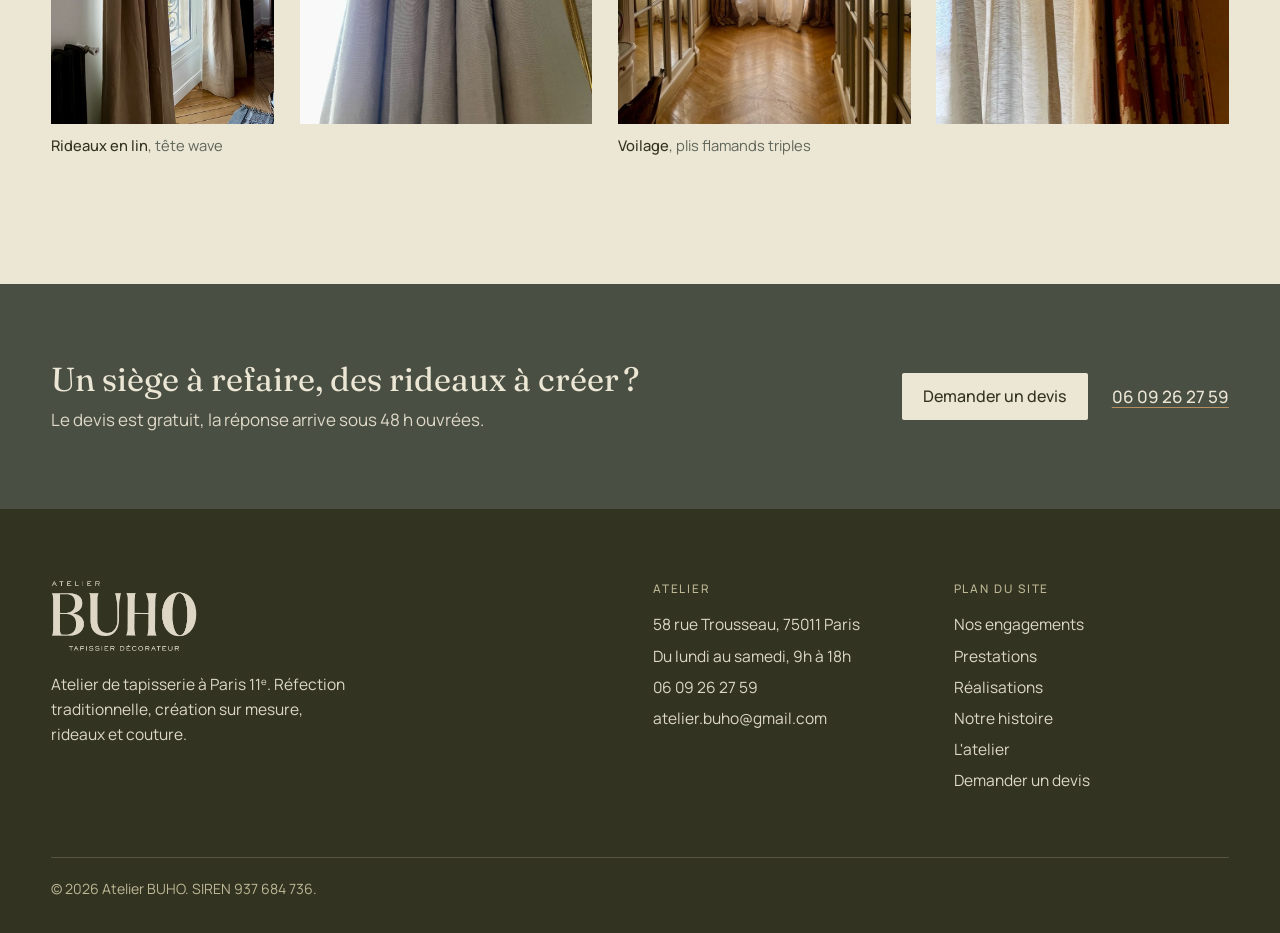
<file: v4/realisations.html>
<!DOCTYPE html>
<html lang="fr">
<head>
  <meta charset="UTF-8" />
  <meta name="viewport" content="width=device-width, initial-scale=1.0" />
  <title>Réalisations · Atelier BUHO, tapissier décorateur à Paris 11ᵉ</title>
  <meta name="description" content="Sièges anciens, pièces de designers, rideaux et stores : une sélection de réalisations de l'Atelier BUHO, tapissier décorateur à Paris 11ᵉ." />
  <meta name="author" content="Atelier BUHO" />
  <meta name="robots" content="index, follow" />

  <meta property="og:type" content="website" />
  <meta property="og:locale" content="fr_FR" />
  <meta property="og:site_name" content="Atelier BUHO" />
  <meta property="og:title" content="Réalisations · Atelier BUHO, tapissier décorateur à Paris 11ᵉ" />
  <meta property="og:description" content="Sièges anciens, pièces de designers, rideaux et stores : une sélection de réalisations de l'Atelier BUHO, tapissier décorateur à Paris 11ᵉ." />
  <meta property="og:image" content="../images/photos/transat-niemeyer-profil-900.jpg" />
  <meta name="twitter:card" content="summary_large_image" />

  <!-- Polices du site : Fraunces (titres) et Manrope (texte) -->
  <link rel="preconnect" href="https://fonts.googleapis.com" />
  <link rel="preconnect" href="https://fonts.gstatic.com" crossorigin />
  <link href="https://fonts.googleapis.com/css2?family=Fraunces:opsz,wght@9..144,400;9..144,500&display=swap" rel="stylesheet" />
  <link href="https://fonts.googleapis.com/css2?family=Manrope:wght@400;500&display=swap" rel="stylesheet" />
  <link rel="stylesheet" href="styles.css?v=6" />
</head>
<body class="has-bar">

  <header class="site-header" id="site-header">
    <div class="wrap">
      <a href="index.html" class="brand"><img src="../images/logos/buho-logo-nav-sombre.png" width="600" height="227" alt="Atelier BUHO, retour à l'accueil" /></a>
      <nav class="nav" id="nav" aria-label="Navigation principale">
        <ul>
          <li><a href="engagements.html">Nos engagements</a></li>
          <li><a href="prestations.html">Prestations</a></li>
          <li><a href="realisations.html" aria-current="page">Réalisations</a></li>
          <li><a href="histoire.html">Notre histoire</a></li>
          <li><a href="index.html#atelier">L'atelier</a></li>
          <li class="nav-rdv"><a href="contact.html">Demander un devis</a></li>
          <li class="nav-tel"><a href="tel:+33609262759" class="nowrap">06 09 26 27 59</a></li>
        </ul>
      </nav>
      <a href="tel:+33609262759" class="header-tel">06 09 26 27 59</a>
      <a href="contact.html" class="btn header-cta">Demander un devis</a>
      <button type="button" class="menu-toggle" id="menu-toggle" aria-expanded="false" aria-controls="nav">Menu</button>
    </div>
  </header>

  <main>

    <section class="page-head">
      <div class="wrap cols">
        <h1 class="display">Réalisations</h1>
        <p class="lead">Une sélection de projets récents : sièges anciens, pièces de designers, rideaux et stores pour des intérieurs parisiens.</p>
      </div>
    </section>

    <section class="group" id="sieges">
      <div class="wrap">
        <div class="group-head">
          <h2>Sièges</h2>
          <a class="more" href="#rideaux">Voir les rideaux et stores</a>
        </div>
        <div class="row">
          <figure style="--ar: 0.750">
            <img src="../images/photos/bergeres-sue-et-mare-700.jpg" srcset="../images/photos/bergeres-sue-et-mare-700.jpg 700w, ../images/photos/bergeres-sue-et-mare-1400.jpg 1400w" sizes="(max-width: 640px) 92vw, (min-width: 1440px) 440px, 31vw" width="1400" height="1867" loading="lazy" decoding="async" alt="Paire de bergères Art déco en bois verni, recouvertes d'un velours sombre à grands motifs clairs" />
            <figcaption><strong>Bergères Süe et Mare</strong>, tissu Fadini Borghi</figcaption>
          </figure>
          <figure style="--ar: 0.750">
            <img src="../images/photos/bergere-face-700.jpg" srcset="../images/photos/bergere-face-700.jpg 700w, ../images/photos/bergere-face-1400.jpg 1400w" sizes="(max-width: 640px) 92vw, (min-width: 1440px) 440px, 31vw" width="1400" height="1867" loading="lazy" decoding="async" alt="Une des deux bergères vue de face" />
          </figure>
          <figure style="--ar: 0.750">
            <img src="../images/photos/bergere-detail-700.jpg" srcset="../images/photos/bergere-detail-700.jpg 700w, ../images/photos/bergere-detail-1400.jpg 1400w" sizes="(max-width: 640px) 92vw, (min-width: 1440px) 440px, 31vw" width="1400" height="1867" loading="lazy" decoding="async" alt="Bergère vue de trois quarts : accotoir en bois courbe et coussin d'assise" />
          </figure>
        </div>
        <div class="row">
          <figure style="--ar: 1.476">
            <img src="../images/photos/transat-niemeyer-profil-900.jpg" srcset="../images/photos/transat-niemeyer-profil-900.jpg 900w, ../images/photos/transat-niemeyer-profil-1800.jpg 1594w" sizes="(max-width: 640px) 92vw, (min-width: 1440px) 603px, 42vw" width="1594" height="1080" loading="lazy" decoding="async" alt="Transat à bascule vu de profil, matelas en velours imprimé léopard, devant un mur de lattes de bois" />
            <figcaption><strong>Transat Niemeyer</strong>, velours de soie</figcaption>
          </figure>
          <figure style="--ar: 1.753">
            <img src="../images/photos/transat-niemeyer-couture-900.jpg" srcset="../images/photos/transat-niemeyer-couture-900.jpg 900w, ../images/photos/transat-niemeyer-couture-1800.jpg 1800w" sizes="(max-width: 640px) 92vw, (min-width: 1440px) 717px, 50vw" width="1800" height="1027" loading="lazy" decoding="async" alt="Mains cousant à l'aiguille le matelas du transat en velours léopard" />
          </figure>
        </div>
        <div class="row">
          <figure style="--ar: 0.750">
            <img src="../images/photos/fauteuil-crapaud-700.jpg" srcset="../images/photos/fauteuil-crapaud-700.jpg 700w, ../images/photos/fauteuil-crapaud-1400.jpg 1400w" sizes="(max-width: 640px) 92vw, (min-width: 1440px) 413px, 29vw" width="1400" height="1867" loading="lazy" decoding="async" alt="Fauteuil crapaud recouvert d'un tissu bouclé jaune, pieds noirs, devant un voilage blanc" />
            <figcaption><strong>Fauteuil crapaud</strong></figcaption>
          </figure>
          <figure style="--ar: 0.750">
            <img src="../images/photos/fauteuil-crapaud-profil-700.jpg" srcset="../images/photos/fauteuil-crapaud-profil-700.jpg 700w, ../images/photos/fauteuil-crapaud-profil-1400.jpg 1400w" sizes="(max-width: 640px) 92vw, (min-width: 1440px) 413px, 29vw" width="1400" height="1867" loading="lazy" decoding="async" alt="Le fauteuil crapaud jaune vu de profil" />
          </figure>
          <figure style="--ar: 0.899">
            <img src="../images/photos/olga-engel-matrioshka-800.jpg" srcset="../images/photos/olga-engel-matrioshka-800.jpg 800w, ../images/photos/olga-engel-matrioshka-1600.jpg 1600w" sizes="(max-width: 640px) 92vw, (min-width: 1440px) 495px, 34vw" width="1600" height="1780" loading="lazy" decoding="async" alt="Fauteuil et repose-pied aux formes rondes, en velours vert, sur pieds de bois cylindriques" />
            <figcaption><strong>Fauteuil Matrioshka et repose-pied</strong>, Olga Engel</figcaption>
          </figure>
        </div>
        <div class="row">
          <figure style="--ar: 1.753">
            <img src="../images/photos/cabriolet-louis-xv-rubelli-900.jpg" srcset="../images/photos/cabriolet-louis-xv-rubelli-900.jpg 900w, ../images/photos/cabriolet-louis-xv-rubelli-1800.jpg 1800w" sizes="(max-width: 640px) 92vw, (min-width: 1440px) 924px, 64vw" width="1800" height="1027" loading="lazy" decoding="async" alt="Détail de l'assise d'un cabriolet Louis XV : soierie bleue à feuillages et léopard, galon et bois sculpté" />
            <figcaption><strong>Cabriolet Louis XV</strong>, soierie Rubelli</figcaption>
          </figure>
          <figure style="--ar: 0.750">
            <img src="../images/photos/fauteuil-cuir-bonzanini-700.jpg" srcset="../images/photos/fauteuil-cuir-bonzanini-700.jpg 700w, ../images/photos/fauteuil-cuir-bonzanini-1400.jpg 1400w" sizes="(max-width: 640px) 92vw, (min-width: 1440px) 396px, 28vw" width="1400" height="1867" loading="lazy" decoding="async" alt="Fauteuil pivotant en cuir noir capitonné, dans l'atelier" />
            <figcaption><strong>Fauteuil en cuir</strong>, Guido Bonzanini</figcaption>
          </figure>
        </div>
        <div class="row">
          <figure style="--ar: 0.750">
            <img src="../images/photos/tabouret-raccord-dedar-700.jpg" srcset="../images/photos/tabouret-raccord-dedar-700.jpg 700w, ../images/photos/tabouret-raccord-dedar-1400.jpg 1400w" sizes="(max-width: 640px) 92vw, (min-width: 1440px) 440px, 31vw" width="1400" height="1867" loading="lazy" decoding="async" alt="Tabouret vu de dessus, tissu rayé noir et blanc dont les rayures se rejoignent en croix au centre" />
            <figcaption><strong>Tabouret</strong>, tissu outdoor Dedar, rayures raccordées</figcaption>
          </figure>
          <figure style="--ar: 0.750">
            <img src="../images/photos/tabouret-dedar-trois-quarts-700.jpg" srcset="../images/photos/tabouret-dedar-trois-quarts-700.jpg 700w, ../images/photos/tabouret-dedar-trois-quarts-1400.jpg 1400w" sizes="(max-width: 640px) 92vw, (min-width: 1440px) 440px, 31vw" width="1400" height="1867" loading="lazy" decoding="async" alt="Le tabouret rayé vu de trois quarts, piètement en bois" />
          </figure>
          <figure style="--ar: 0.750">
            <img src="../images/photos/fauteuil-bridge-coeur-700.jpg" srcset="../images/photos/fauteuil-bridge-coeur-700.jpg 700w, ../images/photos/fauteuil-bridge-coeur-1400.jpg 1400w" sizes="(max-width: 640px) 92vw, (min-width: 1440px) 440px, 31vw" width="1400" height="1867" loading="lazy" decoding="async" alt="Fauteuil bridge vu de dos, dossier en forme de cœur recouvert d'un tissu noir et blanc" />
            <figcaption><strong>Fauteuil bridge</strong>, dossier en forme de cœur</figcaption>
          </figure>
        </div>
        <div class="row">
          <figure style="--ar: 1.748">
            <img src="../images/photos/fauteuils-vintage-lin-900.jpg" srcset="../images/photos/fauteuils-vintage-lin-900.jpg 900w, ../images/photos/fauteuils-vintage-lin-1800.jpg 1800w" sizes="(max-width: 640px) 92vw, (min-width: 1440px) 924px, 64vw" width="1800" height="1030" loading="lazy" decoding="async" alt="Trois fauteuils bas recouverts de lin, deux verts et un bleu, dans une lumière rasante" />
            <figcaption><strong>Fauteuils vintage</strong>, du cuir au lin</figcaption>
          </figure>
          <figure style="--ar: 0.750">
            <img src="../images/photos/lit-de-jour-atelier-700.jpg" srcset="../images/photos/lit-de-jour-atelier-700.jpg 700w, ../images/photos/lit-de-jour-atelier-1400.jpg 1400w" sizes="(max-width: 640px) 92vw, (min-width: 1440px) 396px, 28vw" width="1400" height="1867" loading="lazy" decoding="async" alt="Le lit de jour en cours de garniture, vu dans la longueur de l'atelier" />
            <figcaption><strong>Lit de jour d'époque indo-portugaise</strong>, en cours de garniture</figcaption>
          </figure>
        </div>
      </div>
    </section>

    <section class="group" id="rideaux">
      <div class="wrap">
        <h2>Rideaux et stores</h2>
        <div class="row">
          <figure style="--ar: 0.750">
            <img src="../images/photos/rideaux-soie-plis-flamands-700.jpg" srcset="../images/photos/rideaux-soie-plis-flamands-700.jpg 700w, ../images/photos/rideaux-soie-plis-flamands-1400.jpg 1400w" sizes="(max-width: 640px) 92vw, (min-width: 1440px) 440px, 31vw" width="1400" height="1867" loading="lazy" decoding="async" alt="Grands rideaux de soie dorée dans un salon à boiseries et plafond mouluré" />
            <figcaption><strong>Rideaux de soie</strong>, plis flamands triples</figcaption>
          </figure>
          <figure style="--ar: 0.750">
            <img src="../images/photos/rideaux-soie-fenetre-700.jpg" srcset="../images/photos/rideaux-soie-fenetre-700.jpg 700w, ../images/photos/rideaux-soie-fenetre-1400.jpg 1400w" sizes="(max-width: 640px) 92vw, (min-width: 1440px) 440px, 31vw" width="1400" height="1867" loading="lazy" decoding="async" alt="Rideau de soie le long d'une haute fenêtre, plafond peint" />
          </figure>
          <figure style="--ar: 0.750">
            <img src="../images/photos/rideaux-soie-detail-700.jpg" srcset="../images/photos/rideaux-soie-detail-700.jpg 700w, ../images/photos/rideaux-soie-detail-1400.jpg 1400w" sizes="(max-width: 640px) 92vw, (min-width: 1440px) 440px, 31vw" width="1400" height="1867" loading="lazy" decoding="async" alt="Tête d'un rideau de soie dorée à plis flamands, sous une corniche dorée" />
          </figure>
        </div>
        <div class="row">
          <figure style="--ar: 1.333">
            <img src="../images/photos/voilage-rubelli-wave-900.jpg" srcset="../images/photos/voilage-rubelli-wave-900.jpg 900w, ../images/photos/voilage-rubelli-wave-1800.jpg 1800w" sizes="(max-width: 640px) 92vw, (min-width: 1440px) 621px, 43vw" width="1800" height="1350" loading="lazy" decoding="async" alt="Voilages blancs suivant la courbe d'une rotonde vitrée, autour d'une table et de quatre fauteuils" />
            <figcaption><strong>Voilage Rubelli</strong>, tête wave sur tringle coudée</figcaption>
          </figure>
          <figure style="--ar: 0.750">
            <img src="../images/photos/store-bateau-700.jpg" srcset="../images/photos/store-bateau-700.jpg 700w, ../images/photos/store-bateau-1400.jpg 1400w" sizes="(max-width: 640px) 92vw, (min-width: 1440px) 349px, 24vw" width="1400" height="1867" loading="lazy" decoding="async" alt="Store bateau clair devant la fenêtre d'une pièce à boiseries, à côté de quatre tableaux" />
            <figcaption><strong>Store bateau</strong></figcaption>
          </figure>
          <figure style="--ar: 0.750">
            <img src="../images/photos/store-bateau-detail-700.jpg" srcset="../images/photos/store-bateau-detail-700.jpg 700w, ../images/photos/store-bateau-detail-1400.jpg 1400w" sizes="(max-width: 640px) 92vw, (min-width: 1440px) 349px, 24vw" width="1400" height="1867" loading="lazy" decoding="async" alt="Store bateau à demi relevé, vu du dessous" />
          </figure>
        </div>
        <div class="row">
          <figure style="--ar: 1.333">
            <img src="../images/photos/rideau-velours-non-feu-900.jpg" srcset="../images/photos/rideau-velours-non-feu-900.jpg 900w, ../images/photos/rideau-velours-non-feu-1800.jpg 1800w" sizes="(max-width: 640px) 92vw, (min-width: 1440px) 845px, 59vw" width="1800" height="1350" loading="lazy" decoding="async" alt="Rideau de velours rouge fermant une petite scène surélevée de quelques marches" />
            <figcaption><strong>Rideau en velours non feu</strong>, plis flamands</figcaption>
          </figure>
          <figure style="--ar: 0.750">
            <img src="../images/photos/rideau-velours-plis-700.jpg" srcset="../images/photos/rideau-velours-plis-700.jpg 700w, ../images/photos/rideau-velours-plis-1400.jpg 1400w" sizes="(max-width: 640px) 92vw, (min-width: 1440px) 475px, 33vw" width="1400" height="1867" loading="lazy" decoding="async" alt="Détail des plis du rideau de velours rouge, vus par la tranche" />
          </figure>
        </div>
        <div class="row">
          <figure style="--ar: 0.750">
            <img src="../images/photos/rideaux-oeillets-lin-700.jpg" srcset="../images/photos/rideaux-oeillets-lin-700.jpg 700w, ../images/photos/rideaux-oeillets-lin-1400.jpg 1200w" sizes="(max-width: 640px) 92vw, (min-width: 1440px) 440px, 31vw" width="1200" height="1600" loading="lazy" decoding="async" alt="Rideau de lin à œillets fermé devant une fenêtre, parquet en point de Hongrie" />
            <figcaption><strong>Rideaux à œillets et voilage</strong>, lin</figcaption>
          </figure>
          <figure style="--ar: 0.750">
            <img src="../images/photos/rideaux-oeillets-voilage-700.jpg" srcset="../images/photos/rideaux-oeillets-voilage-700.jpg 700w, ../images/photos/rideaux-oeillets-voilage-1400.jpg 1200w" sizes="(max-width: 640px) 92vw, (min-width: 1440px) 440px, 31vw" width="1200" height="1600" loading="lazy" decoding="async" alt="Voilage de lin laissant voir les immeubles d'en face, vu du dessous" />
          </figure>
          <figure style="--ar: 0.750">
            <img src="../images/photos/rideaux-oeillets-detail-700.jpg" srcset="../images/photos/rideaux-oeillets-detail-700.jpg 700w, ../images/photos/rideaux-oeillets-detail-1400.jpg 1200w" sizes="(max-width: 640px) 92vw, (min-width: 1440px) 440px, 31vw" width="1200" height="1600" loading="lazy" decoding="async" alt="Tête de rideau à œillets et voilage sur une double tringle, sous une moulure" />
          </figure>
        </div>
        <div class="row">
          <figure style="--ar: 0.572">
            <img src="../images/photos/rideaux-wave-lin-piece-700.jpg" srcset="../images/photos/rideaux-wave-lin-piece-700.jpg 700w, ../images/photos/rideaux-wave-lin-piece-1400.jpg 1400w" sizes="(max-width: 640px) 92vw, (min-width: 1440px) 267px, 19vw" width="1400" height="2449" loading="lazy" decoding="async" alt="Rideaux de lin toute hauteur dans une pièce à fenêtres hautes" />
            <figcaption><strong>Rideaux en lin</strong>, tête wave</figcaption>
          </figure>
          <figure style="--ar: 0.750">
            <img src="../images/photos/rideaux-wave-lin-700.jpg" srcset="../images/photos/rideaux-wave-lin-700.jpg 700w, ../images/photos/rideaux-wave-lin-1400.jpg 1400w" sizes="(max-width: 640px) 92vw, (min-width: 1440px) 351px, 24vw" width="1400" height="1867" loading="lazy" decoding="async" alt="Tête d'un rideau de lin à plis réguliers en vague, vue du dessous" />
          </figure>
          <figure style="--ar: 0.750">
            <img src="../images/photos/voilage-plis-flamands-700.jpg" srcset="../images/photos/voilage-plis-flamands-700.jpg 700w, ../images/photos/voilage-plis-flamands-1400.jpg 1400w" sizes="(max-width: 640px) 92vw, (min-width: 1440px) 351px, 24vw" width="1400" height="1867" loading="lazy" decoding="async" alt="Voilage et doubles rideaux devant une porte-fenêtre, au bout d'un couloir de bibliothèques" />
            <figcaption><strong>Voilage</strong>, plis flamands triples</figcaption>
          </figure>
          <figure style="--ar: 0.750">
            <img src="../images/photos/voilage-plis-flamands-detail-700.jpg" srcset="../images/photos/voilage-plis-flamands-detail-700.jpg 700w, ../images/photos/voilage-plis-flamands-detail-1400.jpg 1400w" sizes="(max-width: 640px) 92vw, (min-width: 1440px) 351px, 24vw" width="1400" height="1867" loading="lazy" decoding="async" alt="Détail d'une tête de voilage à plis flamands triples et d'un rideau à motifs" />
          </figure>
        </div>
      </div>
    </section>

    <section class="closing" data-cta-zone>
      <div class="wrap">
        <div>
          <p class="closing-title">Un siège à refaire, des rideaux à créer ?</p>
          <p class="closing-sub">Le devis est gratuit, la réponse arrive sous 48 h ouvrées.</p>
        </div>
        <p class="actions">
          <a href="contact.html" class="btn">Demander un devis</a>
          <a href="tel:+33609262759" class="tel nowrap">06 09 26 27 59</a>
        </p>
      </div>
    </section>

  </main>

  <footer class="site-footer">
    <div class="wrap">
      <div class="cols">
        <div class="footer-brand">
          <img src="../images/logos/buho-logo-full.png" width="1501" height="838" alt="Atelier BUHO, tapissier décorateur" />
          <p>Atelier de tapisserie à Paris 11<sup>e</sup>. Réfection traditionnelle, création sur mesure, rideaux et couture.</p>
        </div>
        <div class="footer-col">
          <p class="label">Atelier</p>
          <ul>
            <li>58 rue Trousseau, 75011 Paris</li>
            <li>Du lundi au samedi, 9h à 18h</li>
            <li><a href="tel:+33609262759" class="nowrap">06 09 26 27 59</a></li>
            <li><a href="mailto:atelier.buho@gmail.com">atelier.buho@gmail.com</a></li>
          </ul>
        </div>
        <div class="footer-col">
          <p class="label">Plan du site</p>
          <ul>
            <li><a href="engagements.html">Nos engagements</a></li>
            <li><a href="prestations.html">Prestations</a></li>
            <li><a href="realisations.html">Réalisations</a></li>
            <li><a href="histoire.html">Notre histoire</a></li>
            <li><a href="index.html#atelier">L'atelier</a></li>
            <li><a href="contact.html">Demander un devis</a></li>
          </ul>
        </div>
      </div>
      <p class="footer-legal">© 2026 Atelier BUHO. SIREN 937 684 736.</p>
    </div>
  </footer>

  <div class="call-bar" id="call-bar">
    <a href="tel:+33609262759" class="tel nowrap">06 09 26 27 59</a>
    <a href="contact.html" class="btn">Demander un devis</a>
  </div>

  <script src="site.js?v=6"></script>

</body>
</html>
</file>
<file: v4/styles.css>
/* ============================================
   Atelier BUHO · V4 (accueil allégé + pages)
   Feuille de style commune à toutes les pages du dossier v4/.
   ============================================ */

/* Polices : Fraunces (titres) et Manrope (texte), chargées depuis Google Fonts.
   Ce sont les substituts web des polices de la charte (Nave, Bilo, Sackers Gothic),
   dont les licences web n'ont pas été acquises. Le site est réglé pour ces deux polices. */

:root {
  /* Palette de la charte */
  --sage: #5f6559;
  --sage-deep: #4a4f44;
  --olive-black: #333322;
  --cream: #ded8c6;
  --cream-light: #ece6d4;
  --olive: #bcb794;
  --sage-light: #85918a;
  --tan: #b58f60;

  --ink: var(--olive-black);
  --muted: var(--sage);
  --rule: rgba(51, 51, 34, 0.2);

  --serif: "Fraunces", Georgia, "Times New Roman", serif;
  --sans: "Manrope", system-ui, -apple-system, "Segoe UI", sans-serif;

  --gutter: clamp(1.25rem, 4vw, 3.5rem);
  --gap: clamp(1rem, 2vw, 1.75rem);
  --space: clamp(4.5rem, 10vw, 8.5rem);
}

/* ---------- Base ---------- */
*, *::before, *::after { box-sizing: border-box; }
html { -webkit-text-size-adjust: 100%; scroll-behavior: smooth; }
@media (prefers-reduced-motion: reduce) { html { scroll-behavior: auto; } }
body {
  margin: 0;
  background: var(--cream-light);
  color: var(--ink);
  font: 400 1.0625rem/1.6 var(--sans);
  font-synthesis: none;
  font-optical-sizing: auto;
  -webkit-font-smoothing: antialiased;
  -moz-osx-font-smoothing: grayscale;
}
h1, h2, h3, p, ul, ol, dl, dd, figure { margin: 0; }
ul, ol { padding: 0; list-style: none; }
img { display: block; max-width: 100%; height: auto; background: var(--cream); }
a {
  color: inherit;
  text-decoration-color: var(--tan);
  text-decoration-thickness: 1px;
  text-underline-offset: 0.22em;
}
a:hover { text-decoration-thickness: 2px; }
:focus-visible { outline: 2px solid var(--tan); outline-offset: 3px; }
::selection { background: var(--olive); color: var(--olive-black); }
sup { font-size: 0.62em; line-height: 0; vertical-align: 0.55em; }
.nowrap { white-space: nowrap; }

.wrap {
  width: min(100% - 2 * var(--gutter), 82.5rem);
  margin-inline: auto;
}
.cols {
  display: grid;
  grid-template-columns: repeat(12, minmax(0, 1fr));
  column-gap: var(--gap);
}

h2 {
  font: 500 clamp(1.9rem, 3.2vw, 2.75rem)/1.08 var(--serif);
  letter-spacing: -0.008em;
}

/* Libellés en petites capitales espacées */
.label {
  font: 500 0.74rem/1.4 var(--sans);
  letter-spacing: 0.16em;
  text-transform: uppercase;
}

.btn {
  display: inline-block;
  padding: 0.85rem 1.35rem;
  background: var(--olive-black);
  color: var(--cream-light);
  font: 500 1rem/1.2 var(--sans);
  text-decoration: none;
  border: 0;
  border-radius: 2px;
  cursor: pointer;
  transition: background-color 0.2s ease;
}
.btn:hover { background: var(--sage); }
.btn-line { background: transparent; color: var(--ink); box-shadow: inset 0 0 0 1px var(--ink); }
.btn-line:hover { background: var(--cream); }

/* Lien de renvoi vers une page */
.more {
  display: inline-block;
  margin-top: 1.5rem;
  font-weight: 500;
  text-underline-offset: 0.32em;
}

.actions {
  display: flex;
  flex-wrap: wrap;
  align-items: center;
  gap: 0.9rem 1.5rem;
}
.actions .tel { font-weight: 500; }

figcaption {
  margin-top: 0.7rem;
  font-size: 0.92rem;
  line-height: 1.4;
  color: var(--muted);
}
figcaption strong { font-weight: 500; color: var(--ink); }

/* Rangées de photos : largeurs proportionnelles au format de chaque image,
   donc hauteurs égales sans recadrage. */
.row {
  display: flex;
  align-items: flex-start;
  gap: var(--gap);
}
.row + .row { margin-top: clamp(2rem, 4vw, 3.25rem); }
.row figure { flex: var(--ar) 1 0; min-width: 0; }
.row img { width: 100%; }

/* ---------- En-tête ---------- */
.site-header {
  position: sticky;
  top: 0;
  z-index: 10;
  background: var(--cream-light);
  border-bottom: 1px solid var(--rule);
}
.site-header .wrap {
  display: flex;
  align-items: center;
  gap: 2rem;
  min-height: 4.75rem;
}
/* Logo : une vraie image (version sombre, sans marges), cliquable vers l'accueil.
   Ne pas le dessiner avec un masque CSS : les navigateurs le bloquent
   quand la page est ouverte directement depuis le disque. */
.brand { display: block; flex: none; }
.brand img { width: 5.25rem; height: auto; background: none; }
.nav { margin-left: auto; }
.nav ul { display: flex; gap: clamp(1.1rem, 2.2vw, 2rem); }
.nav a { font-size: 0.97rem; text-decoration: none; }
.nav a:hover,
.nav a[aria-current="page"] {
  text-decoration: underline;
  text-decoration-thickness: 1px;
  text-underline-offset: 0.45em;
}
.nav .nav-rdv, .nav .nav-tel { display: none; }
.header-tel { font-weight: 500; text-decoration: none; white-space: nowrap; }
.header-tel:hover { text-decoration: underline; text-decoration-thickness: 1px; }
.menu-toggle {
  display: none;
  margin-left: auto;
  padding: 0.6rem 0;
  background: none;
  border: 0;
  color: inherit;
  font: 500 1rem/1.2 var(--sans);
  cursor: pointer;
}

/* ---------- Accueil : ouverture ---------- */
.hero { padding-block: clamp(2.5rem, 6vw, 5rem) var(--space); }
.hero-head { align-items: end; margin-bottom: clamp(2rem, 4.5vw, 3.75rem); }
.hero-title { grid-column: 1 / span 8; }
.hero-aside { grid-column: 9 / span 4; padding-bottom: 0.5rem; }
.display {
  font: 500 clamp(2.5rem, 5.6vw, 5rem)/1.03 var(--serif);
  letter-spacing: -0.012em;
}
.hero .display { margin-top: 1.25rem; }
.hero .display span { display: block; }
.hero-aside p { max-width: 34ch; }
.hero-aside .actions { margin-top: 1.6rem; }

/* ---------- Accueil : rubriques (un visuel, quelques mots, un lien) ----------
   Chaque rubrique est un bloc fermé : la photo et un panneau crème accolé,
   de même hauteur. C'est ce qui la sépare de la rubrique voisine. */
.teaser { padding-bottom: var(--space); }
.teaser > .cols { align-items: stretch; column-gap: 0; }
.teaser-media { display: block; grid-column: 1 / span 7; grid-row: 1; }
.teaser-media img { width: 100%; height: 100%; object-fit: cover; }
.teaser-text {
  grid-column: 8 / -1;
  grid-row: 1;
  display: flex;
  flex-direction: column;
  justify-content: flex-end;
  align-items: flex-start;
  padding: clamp(1.5rem, 3.2vw, 3rem);
  background: var(--cream);
}
.teaser.flip .teaser-media { grid-column: 6 / -1; }
.teaser.flip .teaser-text { grid-column: 1 / span 5; }
.teaser.wide .teaser-media { grid-column: 1 / span 8; }
.teaser.wide .teaser-text { grid-column: 9 / -1; }
.teaser-text h2 + * { margin-top: 1.1rem; }
.teaser-text p { max-width: 34ch; }
.teaser-text .byline { margin-top: 0.5rem; color: var(--muted); font-size: 0.97rem; }
.teaser-list a {
  font: 400 clamp(1.2rem, 1.7vw, 1.45rem)/1.4 var(--serif);
  text-decoration: none;
}
.teaser-list a:hover { text-decoration: underline; text-decoration-thickness: 1px; }
.teaser-head, .group-head {
  display: flex;
  flex-wrap: wrap;
  justify-content: space-between;
  align-items: baseline;
  gap: 0.75rem 2rem;
  margin-bottom: clamp(1.5rem, 3vw, 2.25rem);
}
.teaser-head .more, .group-head .more { margin-top: 0; }

/* ---------- Accueil : l'atelier ---------- */
.place-section { padding-bottom: var(--space); scroll-margin-top: 6.5rem; }
.place { align-items: start; }
.place-info { grid-column: 1 / span 5; }
.place-info h2 { margin-bottom: 1.5rem; }
.place-info > p { max-width: 42ch; margin-bottom: 2rem; }
/* Coordonnées : un simple bloc d'adresse, sans filets ni soulignés */
.coords { font-style: normal; }
.coords p + p { margin-top: 1.4rem; }
.coords .lines span { display: block; }
.coords .big a {
  display: block;
  width: fit-content;
  font: 400 clamp(1.3rem, 2vw, 1.7rem)/1.35 var(--serif);
  text-decoration: none;
}
.coords .big a:hover { text-decoration: underline; text-decoration-thickness: 1px; }
.place-info .more { margin-top: 1.75rem; font-weight: 400; }
/* Plan du quartier, dessiné à partir des données OpenStreetMap (rues réelles) */
.place-map { grid-column: 7 / -1; margin: 0; }
.place-map .plan { display: block; overflow: hidden; }
.place-map svg { display: block; width: 100%; height: auto; }

/* ---------- Page « Demander un devis » ---------- */
.quote { padding-bottom: var(--space); }
.quote > .cols { align-items: start; }
.quote-direct { grid-column: 1 / span 5; }
.quote-direct .coords .big a { font-size: clamp(1.5rem, 2.6vw, 2.2rem); line-height: 1.3; }
.quote-direct .note { margin-top: 1.5rem; max-width: 40ch; color: var(--muted); }
.quote-form {
  grid-column: 7 / -1;
  padding: clamp(1.5rem, 3.2vw, 3rem);
  background: var(--cream);
}
.fields-2 { display: grid; grid-template-columns: 1fr 1fr; column-gap: var(--gap); }
.field { display: flex; flex-direction: column; gap: 0.3rem; margin-bottom: 1.5rem; }
.field label { font-size: 0.92rem; }
.field label span, .field .hint { color: var(--muted); }
.field .hint { font-size: 0.9rem; }
.field input, .field select, .field textarea {
  width: 100%;
  padding: 0.5rem 0 0.6rem;
  background: transparent;
  color: inherit;
  font: inherit;
  border: 0;
  border-bottom: 1px solid rgba(51, 51, 34, 0.45);
  border-radius: 0;
}
.field select {
  -webkit-appearance: none;
  appearance: none;
  padding-right: 1.75rem;
  background: transparent url("data:image/svg+xml,%3Csvg xmlns='http://www.w3.org/2000/svg' viewBox='0 0 12 8'%3E%3Cpath d='M1 1.5l5 5 5-5' fill='none' stroke='%23333322' stroke-width='1.4'/%3E%3C/svg%3E") right 0.15rem center / 0.75rem no-repeat;
}
.field textarea { min-height: 7.5rem; resize: vertical; }
.field input:focus-visible, .field select:focus-visible, .field textarea:focus-visible {
  outline: none;
  border-bottom-color: var(--ink);
  box-shadow: 0 1px 0 var(--ink);
}
/* Photos : champ facultatif */
.field input[type="file"] { padding: 0.35rem 0 0; border-bottom: 0; font-size: 0.95rem; }
.field input[type="file"]:focus-visible { outline: 2px solid var(--tan); outline-offset: 3px; box-shadow: none; }
.field input[type="file"]::file-selector-button {
  margin-right: 1rem;
  padding: 0.55rem 0.9rem;
  background: transparent;
  color: inherit;
  font: 500 0.95rem/1.2 var(--sans);
  border: 1px solid var(--ink);
  border-radius: 2px;
  cursor: pointer;
}
.form-note { margin-top: 1rem; font-size: 0.9rem; color: var(--muted); max-width: 46ch; }
.form-status { margin-top: 1.25rem; padding: 0.9rem 1rem; background: var(--cream-light); font-weight: 500; }

/* ---------- Pages intérieures ---------- */
.page-head { padding-block: clamp(2.5rem, 6vw, 5rem) clamp(2.75rem, 6vw, 4.75rem); }
/* Hauteur réservée pour le chapeau le plus long : le titre tombe ainsi au même endroit
   sur toutes les pages, quel que soit le nombre de lignes du chapeau. */
.page-head { --lead-size: clamp(1.1rem, 1.5vw, 1.3rem); --lead-lines: 4; }
.page-head > .cols { align-items: end; min-height: calc(var(--lead-size) * 1.42 * var(--lead-lines) + 0.45rem); }
.page-head h1 { grid-column: 1 / span 7; }
.page-head .lead {
  grid-column: 8 / -1;
  padding-bottom: 0.45rem;
  font: 400 var(--lead-size)/1.42 var(--serif);
}

/* Engagements : un visuel et un texte par engagement, en alternance */
.chapter { padding-bottom: var(--space); }
.chapter > .cols { align-items: center; }
.chapter-media { grid-column: 1 / span 7; grid-row: 1; }
.chapter-text { grid-column: 9 / -1; grid-row: 1; }
.chapter.flip .chapter-media { grid-column: 6 / -1; }
.chapter.flip .chapter-text { grid-column: 1 / span 4; }
.chapter-text p { margin-top: 1.1rem; max-width: 36ch; }

/* Prestations : les photos, puis un texte court */
.service { padding-bottom: var(--space); scroll-margin-top: 6.5rem; }
/* Le titre et le texte suivent les photos, sur les mêmes colonnes que l'en-tête de page */
.service-head { align-items: start; margin-top: clamp(2.5rem, 5vw, 3.75rem); }
.service-head h2 { grid-column: 1 / span 7; }
.service-body { grid-column: 8 / -1; padding-top: 0.35rem; }
.service-body p { max-width: 50ch; }
.service-body .items { margin-top: 0.9rem; color: var(--muted); }

/* Réalisations */
.group { padding-bottom: var(--space); scroll-margin-top: 6.5rem; }
.group h2 { margin-bottom: clamp(1.5rem, 3vw, 2.25rem); }
.group-head h2 { margin-bottom: 0; }

/* Notre histoire */
.story-section { padding-bottom: var(--space); }
.story { align-items: start; }
.story-side { grid-column: 1 / span 4; }
.story-text { grid-column: 6 / -1; }
.story-text p { max-width: 52ch; }
.story-text p + p { margin-top: 1.1rem; }
.story-text .byline { margin-top: 1.5rem; }
.story-text figure { margin-top: clamp(2rem, 4vw, 3.25rem); }
.byline { color: var(--muted); }

/* Bandeau d'appel au devis, en bas de chaque page.
   C'est le seul moment sombre, avec le pied de page. */
.closing { background: var(--sage-deep); color: var(--cream-light); padding-block: clamp(3rem, 6vw, 4.75rem); }
.closing .wrap {
  display: flex;
  flex-wrap: wrap;
  justify-content: space-between;
  align-items: center;
  gap: 1.5rem 3rem;
}
.closing-title { font: 400 clamp(1.5rem, 2.6vw, 2.2rem)/1.15 var(--serif); }
.closing-sub { margin-top: 0.5rem; color: var(--cream); }
.closing .btn { background: var(--cream-light); color: var(--olive-black); }
.closing .btn:hover { background: var(--olive); }

/* Barre fixe sur mobile : appeler ou demander un devis, toujours à portée de pouce */
.call-bar { display: none; }

/* ---------- Pied de page ---------- */
.site-footer {
  background: var(--olive-black);
  color: var(--cream);
  padding-block: clamp(3rem, 6vw, 4.5rem) 2rem;
  font-size: 0.97rem;
}
.site-footer a { text-decoration: none; }
.site-footer a:hover { text-decoration: underline; text-decoration-thickness: 1px; }
.footer-brand { grid-column: 1 / span 5; }
/* Même compensation des marges transparentes que pour le logo d'en-tête */
.footer-brand img { width: 12rem; margin: -1.19rem 0 0.15rem -1.48rem; background: none; }
.footer-brand p { max-width: 34ch; }
.footer-col:nth-of-type(2) { grid-column: 7 / span 3; }
.footer-col:nth-of-type(3) { grid-column: 10 / -1; }
.footer-col .label { margin-bottom: 0.9rem; color: var(--olive); }
.footer-col li + li { margin-top: 0.4rem; }
.footer-legal {
  margin-top: clamp(2.5rem, 5vw, 4rem);
  padding-top: 1.25rem;
  border-top: 1px solid rgba(222, 216, 198, 0.2);
  font-size: 0.88rem;
  color: var(--olive);
}

/* ---------- Écrans intermédiaires : l'en-tête se resserre ---------- */
@media (max-width: 1180px) {
  .header-tel { display: none; }
  .page-head { --lead-lines: 5; }
}
@media (max-width: 960px) {
  .page-head { --lead-lines: 6; }
}
@media (max-width: 1080px) {
  .site-header .wrap { gap: 1.25rem; }
  .nav ul { gap: 1.1rem; }
  .nav a { font-size: 0.92rem; }
  .header-cta { padding: 0.75rem 1rem; }
}

/* ---------- Tablette et mobile ---------- */
@media (max-width: 900px) {
  .site-header .wrap { gap: 1rem; min-height: 4rem; }
  .brand img { width: 4.5rem; }
  .header-cta { display: none; }
  .menu-toggle { display: block; }
  /* Menu ouvert : un panneau crème qui couvre tout l'écran, pour ne plus le confondre
     avec la page restée dessous. */
  .nav {
    display: none;
    position: absolute;
    top: 100%;
    left: 0;
    right: 0;
    height: calc(100vh - 4rem);
    height: calc(100dvh - 4rem);
    margin: 0;
    padding: 1.5rem 0 2rem;
    overflow-y: auto;
    background: var(--cream);
  }
  .site-header.open { background: var(--cream); border-bottom-color: transparent; }
  .site-header.open .nav { display: block; }
  html.menu-open { overflow: hidden; }
  .nav ul { display: block; }
  .nav a {
    display: block;
    padding: 0.65rem var(--gutter);
    font: 400 1.8rem/1.2 var(--serif);
  }
  .nav a:hover { text-decoration: none; }
  .nav a[aria-current="page"] { text-decoration: underline; text-decoration-thickness: 1px; text-underline-offset: 0.3em; }
  .nav .nav-rdv, .nav .nav-tel { display: block; }
  .nav .nav-rdv { margin: 1.75rem var(--gutter) 0; }
  .nav .nav-rdv a {
    display: inline-block;
    padding: 0.85rem 1.35rem;
    background: var(--olive-black);
    color: var(--cream-light);
    font: 500 1rem/1.2 var(--sans);
    border-radius: 2px;
    text-decoration: none;
  }
  .nav .nav-tel a { margin-top: 0.4rem; font: 500 1.05rem/1.2 var(--sans); }
  .place-section, .service, .group { scroll-margin-top: 4.5rem; }

  .cols { display: block; }
  /* Ouverture : le titre, le bouton et la photo d'abord ; le texte passe sous la photo
     pour alléger le premier écran. */
  .hero .wrap { display: flex; flex-direction: column; }
  .hero-head, .hero-aside { display: contents; }
  .hero-title { order: 1; }
  .hero-aside .actions { order: 2; margin-top: 1.6rem; }
  .hero figure { order: 3; margin-top: 2rem; }
  .hero-aside > p:first-child { order: 4; margin-top: 1.75rem; max-width: 46ch; }

  .teaser-text { padding: 1.5rem 1.25rem 1.75rem; }
  .chapter-text { margin-top: 1.5rem; }
  .teaser-text p, .chapter-text p { max-width: 46ch; }

  .page-head > .cols { min-height: 0; }
  .page-head .lead { margin-top: 1.5rem; padding-bottom: 0; max-width: 34em; }
  .service-body { margin-top: 1rem; padding-top: 0; }

  .story-side figure { max-width: 26rem; }
  .story-text { margin-top: 2rem; }

  .place-map { margin-top: 2.5rem; }

  .quote-form { margin-top: 2.75rem; }

  /* Le numéro et le bouton restent à portée de pouce, mais seulement quand
     aucun bouton de devis n'est déjà visible dans la page (voir site.js). */
  .call-bar {
    display: flex;
    align-items: center;
    justify-content: space-between;
    gap: 1rem;
    position: fixed;
    left: 0;
    right: 0;
    bottom: 0;
    z-index: 9;
    padding: 0.6rem var(--gutter) calc(0.6rem + env(safe-area-inset-bottom));
    background: var(--cream-light);
    border-top: 1px solid var(--rule);
    transform: translateY(100%);
    visibility: hidden;
    transition: transform 0.25s ease, visibility 0s linear 0.25s;
  }
  .call-bar.is-visible { transform: none; visibility: visible; transition: transform 0.25s ease; }
  .call-bar .tel { font-weight: 500; text-decoration: none; }
  .call-bar .btn { padding: 0.8rem 1.1rem; }
  /* Le pied de page garde de la place sous lui pour ne pas être masqué par la barre */
  .has-bar .site-footer { padding-bottom: 5.5rem; }

  .site-footer .cols { display: grid; grid-template-columns: 1fr 1fr; row-gap: 2.25rem; }
  .footer-brand { grid-column: 1 / -1; }
  .footer-col:nth-of-type(2) { grid-column: 1; }
  .footer-col:nth-of-type(3) { grid-column: 2; }
}
@media (max-width: 640px) {
  body { font-size: 1rem; }
  .display { font-size: clamp(2.15rem, 10.5vw, 2.9rem); }
  .hero .display span { display: inline; }
  .row { display: block; }
  .row figure + figure { margin-top: 1.5rem; }
  .fields-2 { display: block; }
  /* Sur petit écran, le plan se resserre autour de l'atelier pour rester lisible */
  .place-map .plan { aspect-ratio: 1 / 1; }
  .place-map svg { width: 170%; max-width: none; margin-left: calc(50% - 170% * 0.585); margin-top: calc(50% - 170% * 0.38); }
  .place-map .d-only { display: none; }
}
@media (prefers-reduced-motion: reduce) { .call-bar, .call-bar.is-visible { transition: none; } }
</file>
